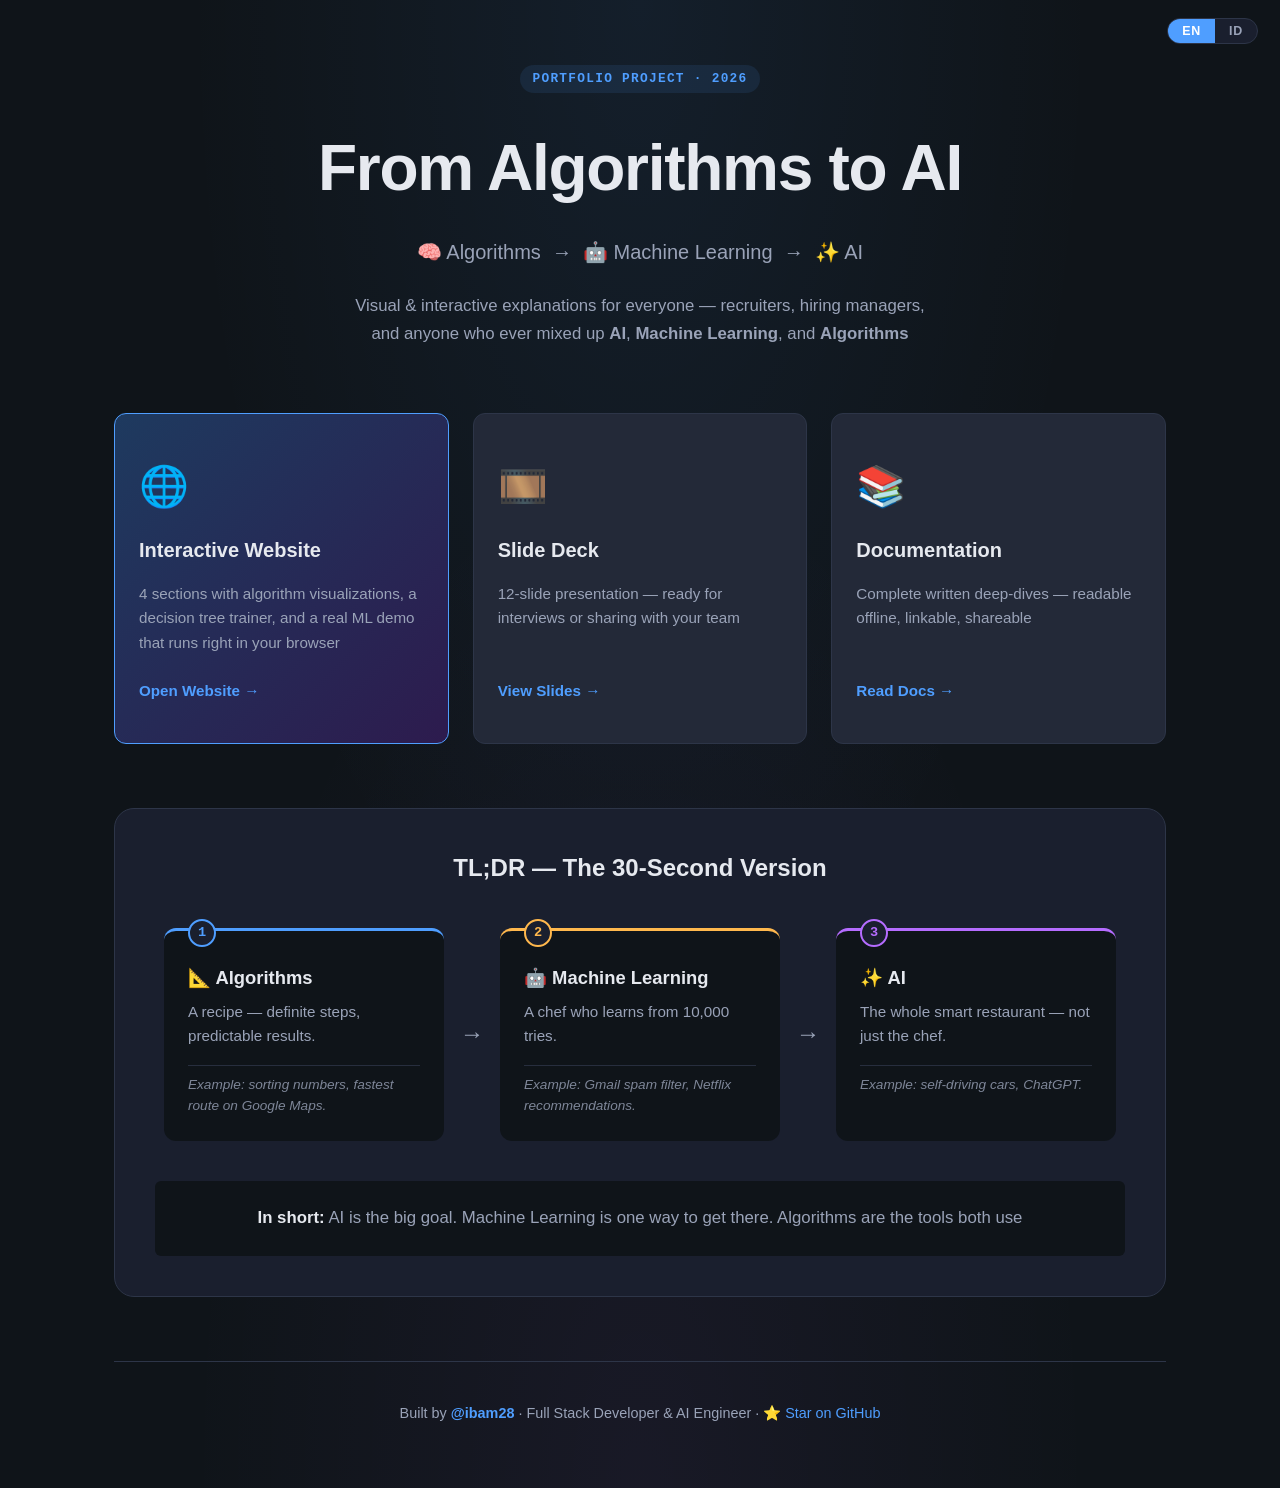
<file: index.html>
<!DOCTYPE html>
<html lang="en">
<head>
  <meta charset="UTF-8" />
  <meta name="viewport" content="width=device-width, initial-scale=1.0" />
  <title>From Algorithms to AI — Explanations for Everyone</title>
  <meta name="description" content="A visual & interactive journey from Algorithms → Machine Learning → AI. Built by a Full Stack + AI Engineer for recruiters, hiring managers, and curious minds." />
  <meta name="author" content="Bambang Saputra Jaya (@ibam28)" />
  <meta name="keywords" content="AI, Machine Learning, Algorithms, Portfolio, Full Stack, AI Engineer" />

  <!-- Open Graph (for LinkedIn preview) -->
  <meta property="og:title" content="From Algorithms to AI — Explanations for Everyone" />
  <meta property="og:description" content="A visual & interactive journey from Algorithms to AI. With a real ML demo that runs in your browser — not just theory, but code that actually works." />
  <meta property="og:type" content="website" />
  <meta property="og:url" content="https://ibam28.github.io/from-algorithms-to-ai/" />
  <meta property="og:author" content="https://github.com/ibam28" />
  <meta property="og:image" content="https://ibam28.github.io/from-algorithms-to-ai/website/assets/og-image.png" />
  <meta property="og:image:width" content="1200" />
  <meta property="og:image:height" content="630" />
  <meta property="og:image:alt" content="From Algorithms to AI — visual explanation of Algorithms, Machine Learning, and AI" />
  <meta property="og:locale" content="en_US" />
  <meta property="og:site_name" content="From Algorithms to AI" />

  <!-- Twitter Card -->
  <meta name="twitter:card" content="summary_large_image" />
  <meta name="twitter:title" content="From Algorithms to AI — Explanations for Everyone" />
  <meta name="twitter:description" content="A visual & interactive journey from Algorithms to AI. With a real ML demo running in your browser." />
  <meta name="twitter:image" content="https://ibam28.github.io/from-algorithms-to-ai/website/assets/og-image.png" />

  <link rel="stylesheet" href="website/css/style.css" />
</head>
<body class="landing">
  <div class="lang-toggle" role="group" aria-label="Language / Bahasa">
    <button data-lang-btn="en" class="active" aria-pressed="true">EN</button>
    <button data-lang-btn="id" aria-pressed="false">ID</button>
  </div>

  <main class="landing-container">
    <header class="landing-header">
      <p class="landing-eyebrow">Portfolio Project · 2026</p>
      <h1 class="landing-title">
        From Algorithms to AI
      </h1>
      <p class="landing-subtitle" data-i18n="lp.subtitle" data-i18n-html>
        🧠 Algorithms &nbsp;→&nbsp; 🤖 Machine Learning &nbsp;→&nbsp; ✨ AI
      </p>
      <p class="landing-tagline" data-i18n="lp.tagline" data-i18n-html>
        Visual &amp; interactive explanations for everyone — recruiters, hiring managers,
        and anyone who ever mixed up <strong>AI</strong>, <strong>Machine Learning</strong>,
        and <strong>Algorithms</strong>.
      </p>
    </header>

    <section class="landing-cards">
      <a href="website/index.html" class="card card-primary">
        <div class="card-icon">🌐</div>
        <h2 class="card-title" data-i18n="lp.card1.title">Interactive Website</h2>
        <p class="card-desc" data-i18n="lp.card1.desc">
          4 sections with algorithm visualizations, a decision tree trainer, and a real ML demo
          that runs right in your browser.
        </p>
        <span class="card-cta" data-i18n="lp.card1.cta">Open Website →</span>
      </a>

      <a href="slides.html" class="card">
        <div class="card-icon">🎞️</div>
        <h2 class="card-title" data-i18n="lp.card2.title">Slide Deck</h2>
        <p class="card-desc" data-i18n="lp.card2.desc">
          12-slide presentation — ready for interviews or sharing with your team.
        </p>
        <span class="card-cta" data-i18n="lp.card2.cta">View Slides →</span>
      </a>

      <a href="docs/" class="card">
        <div class="card-icon">📚</div>
        <h2 class="card-title" data-i18n="lp.card3.title">Documentation</h2>
        <p class="card-desc" data-i18n="lp.card3.desc">
          Complete written deep-dives — readable offline, easy to share.
        </p>
        <span class="card-cta" data-i18n="lp.card3.cta">Read Docs →</span>
      </a>
    </section>

    <section class="landing-quick">
      <h2 data-i18n="lp.quick.title">TL;DR — The 30-Second Version</h2>
      <div class="quick-journey">
        <div class="journey-step journey-algorithms">
          <div class="journey-number">1</div>
          <h3 data-i18n="lp.step1.title">📐 Algorithms</h3>
          <p data-i18n="lp.step1.desc">A recipe — definite steps, predictable results.</p>
          <p class="journey-example" data-i18n="lp.step1.ex">Example: sorting numbers, fastest route on Google Maps.</p>
        </div>
        <div class="journey-arrow">→</div>
        <div class="journey-step journey-ml">
          <div class="journey-number">2</div>
          <h3 data-i18n="lp.step2.title">🤖 Machine Learning</h3>
          <p data-i18n="lp.step2.desc">A chef who learns from 10,000 tries.</p>
          <p class="journey-example" data-i18n="lp.step2.ex">Example: Gmail spam filter, Netflix recommendations.</p>
        </div>
        <div class="journey-arrow">→</div>
        <div class="journey-step journey-ai">
          <div class="journey-number">3</div>
          <h3 data-i18n="lp.step3.title">✨ AI</h3>
          <p data-i18n="lp.step3.desc">The whole smart restaurant, not just the chef.</p>
          <p class="journey-example" data-i18n="lp.step3.ex">Example: self-driving cars, ChatGPT.</p>
        </div>
      </div>
      <p class="quick-summary" data-i18n="lp.quick.summary" data-i18n-html>
        <strong>In short:</strong>
        AI is the big goal. Machine Learning is one way to get there.
        Algorithms are the tools both use.
      </p>
    </section>

    <footer class="landing-footer">
      <p data-i18n="lp.footer" data-i18n-html>
        Built by <a href="https://github.com/ibam28"><strong>@ibam28</strong></a> ·
        Full Stack Developer &amp; AI Engineer ·
        <a href="https://github.com/ibam28/from-algorithms-to-ai">⭐ Star on GitHub</a>
      </p>
    </footer>
  </main>

  <script src="website/js/i18n.js"></script>
</body>
</html>
</file>
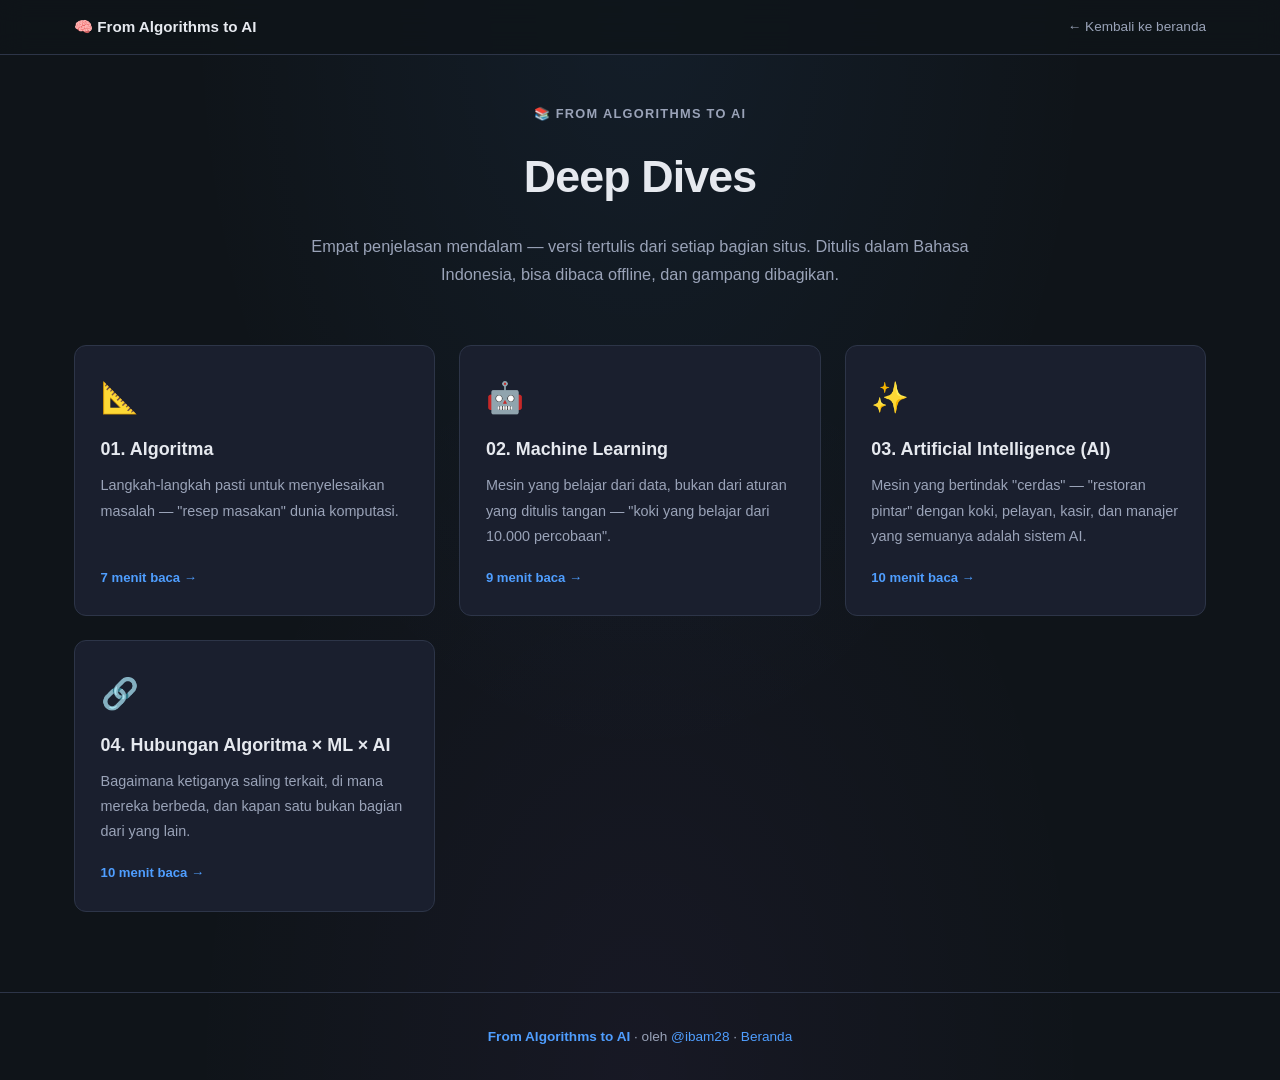
<file: docs/index.html>
<!DOCTYPE html>
<html lang="id">
<head>
  <meta charset="UTF-8" />
  <meta name="viewport" content="width=device-width, initial-scale=1.0" />
  <title>Deep Dives — From Algorithms to AI</title>
  <meta name="description" content="Empat penjelasan mendalam — versi tertulis dari setiap bagian situs. Ditulis dalam Bahasa Indonesia, bisa dibaca offline, dan gampang dibagikan." />
  <meta name="author" content="Bambang Saputra Jaya (@ibam28)" />
  <meta property="og:title" content="Deep Dives — From Algorithms to AI" />
  <meta property="og:description" content="Empat penjelasan mendalam — versi tertulis dari setiap bagian situs. Ditulis dalam Bahasa Indonesia, bisa dibaca offline, dan gampang dibagikan." />
  <meta property="og:type" content="website" />
  <meta property="og:image" content="https://ibam28.github.io/from-algorithms-to-ai/website/assets/og-image.png" />
  <link rel="stylesheet" href="docs.css" />
</head>
<body class="doc-page hub-page">
  <a href="#main" class="skip-link">Lewati ke konten utama</a>

  <nav class="doc-nav" aria-label="Navigasi halaman">
    <div class="doc-nav-inner">
      <a href="../index.html" class="doc-nav-brand">🧠 From Algorithms to AI</a>
      <a href="../index.html" class="doc-nav-back">← Kembali ke beranda</a>
    </div>
  </nav>

  <main id="main" class="doc-main">
    <header class="hub-hero">
      <p class="hub-eyebrow">📚 From Algorithms to AI</p>
      <h1 class="hub-title">Deep Dives</h1>
      <p class="hub-intro">Empat penjelasan mendalam — versi tertulis dari setiap bagian situs. Ditulis dalam Bahasa Indonesia, bisa dibaca offline, dan gampang dibagikan.</p>
    </header>

    <div class="hub-grid">
      <a class="hub-card hub-card--algorithm" href="01-algoritma.html">
        <div class="hub-card-icon">📐</div>
        <h2 class="hub-card-title">01. Algoritma</h2>
        <p class="hub-card-desc">Langkah-langkah pasti untuk menyelesaikan masalah — &quot;resep masakan&quot; dunia komputasi.</p>
        <span class="hub-card-meta">7 menit baca →</span>
      </a>
      <a class="hub-card hub-card--ml" href="02-machine-learning.html">
        <div class="hub-card-icon">🤖</div>
        <h2 class="hub-card-title">02. Machine Learning</h2>
        <p class="hub-card-desc">Mesin yang belajar dari data, bukan dari aturan yang ditulis tangan — &quot;koki yang belajar dari 10.000 percobaan&quot;.</p>
        <span class="hub-card-meta">9 menit baca →</span>
      </a>
      <a class="hub-card hub-card--ai" href="03-artificial-intelligence.html">
        <div class="hub-card-icon">✨</div>
        <h2 class="hub-card-title">03. Artificial Intelligence (AI)</h2>
        <p class="hub-card-desc">Mesin yang bertindak &quot;cerdas&quot; — &quot;restoran pintar&quot; dengan koki, pelayan, kasir, dan manajer yang semuanya adalah sistem AI.</p>
        <span class="hub-card-meta">10 menit baca →</span>
      </a>
      <a class="hub-card hub-card--success" href="04-hubungan-ketiganya.html">
        <div class="hub-card-icon">🔗</div>
        <h2 class="hub-card-title">04. Hubungan Algoritma × ML × AI</h2>
        <p class="hub-card-desc">Bagaimana ketiganya saling terkait, di mana mereka berbeda, dan kapan satu bukan bagian dari yang lain.</p>
        <span class="hub-card-meta">10 menit baca →</span>
      </a>
    </div>
  </main>

  <footer class="doc-footer">
    <p>
      <a href="https://github.com/ibam28/from-algorithms-to-ai"><strong>From Algorithms to AI</strong></a>
      · oleh <a href="https://github.com/ibam28">@ibam28</a>
      · <a href="../index.html">Beranda</a>
    </p>
  </footer>
</body>
</html>
</file>
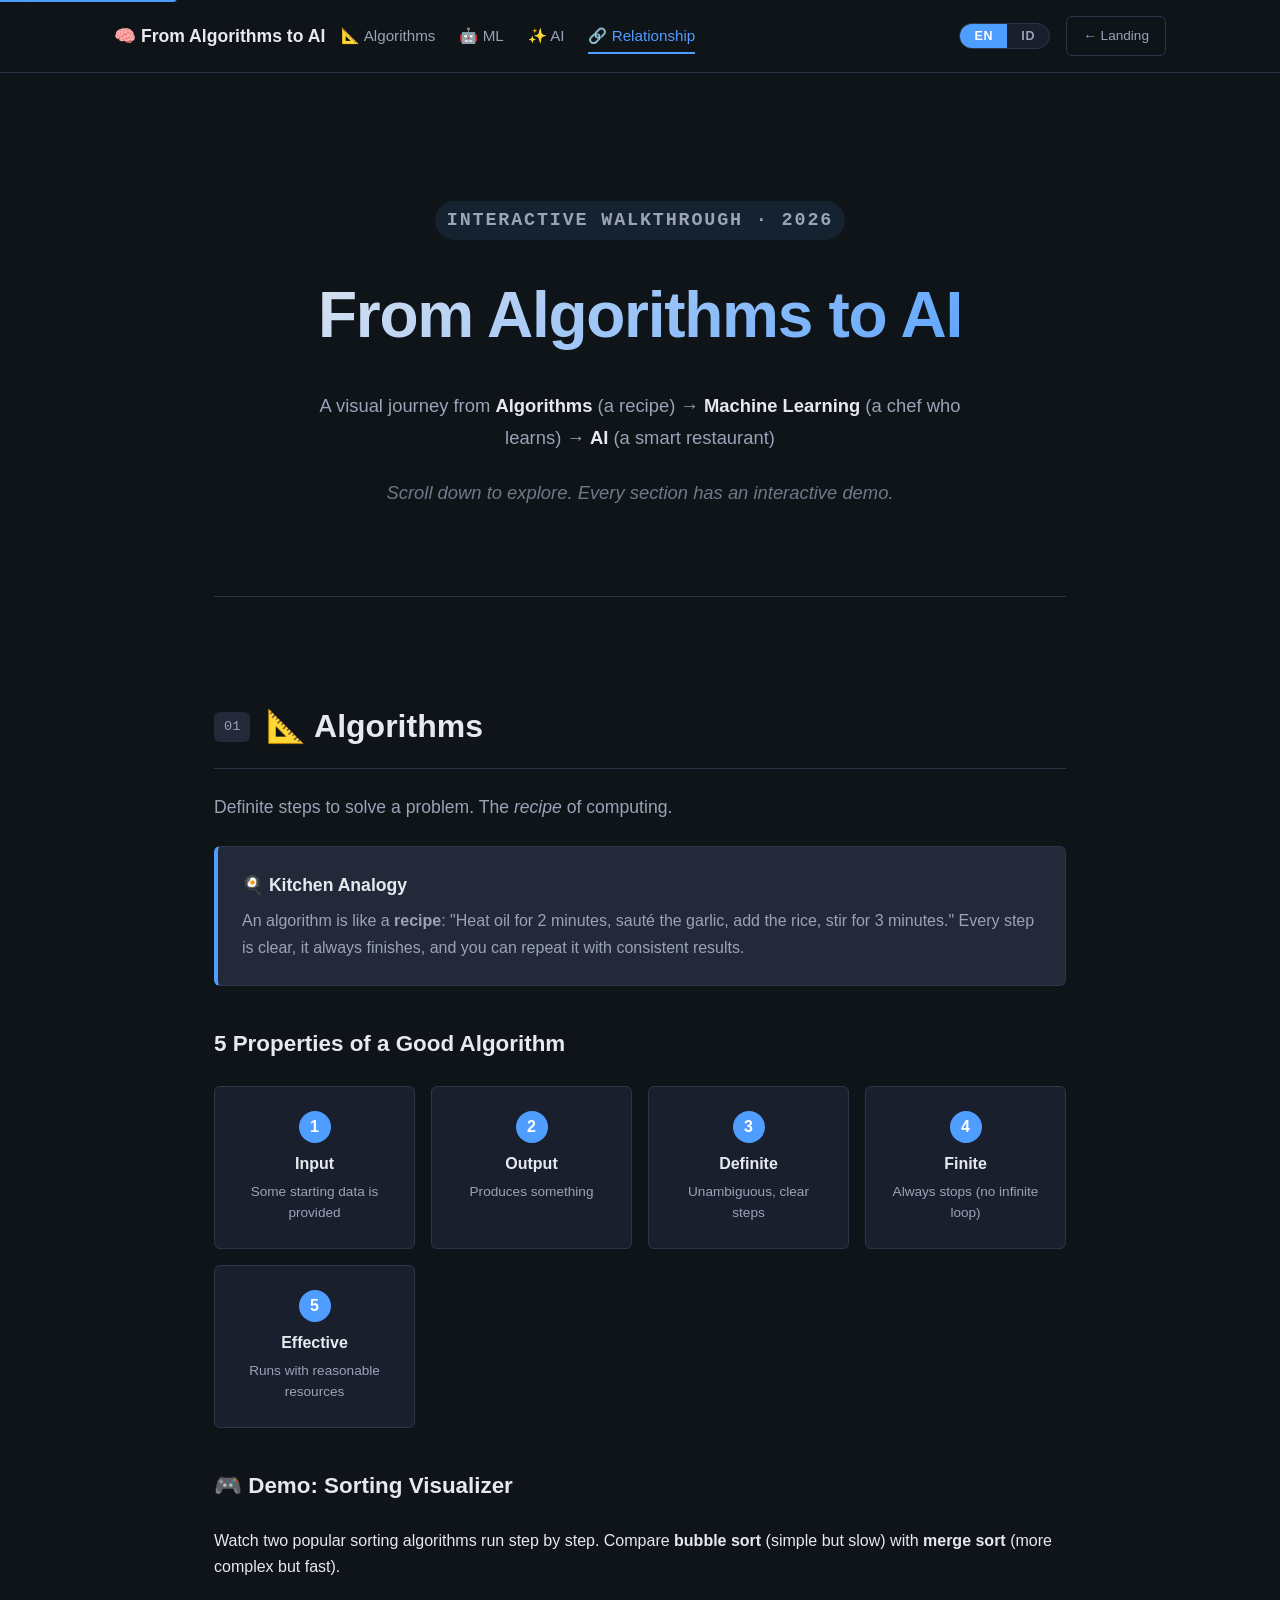
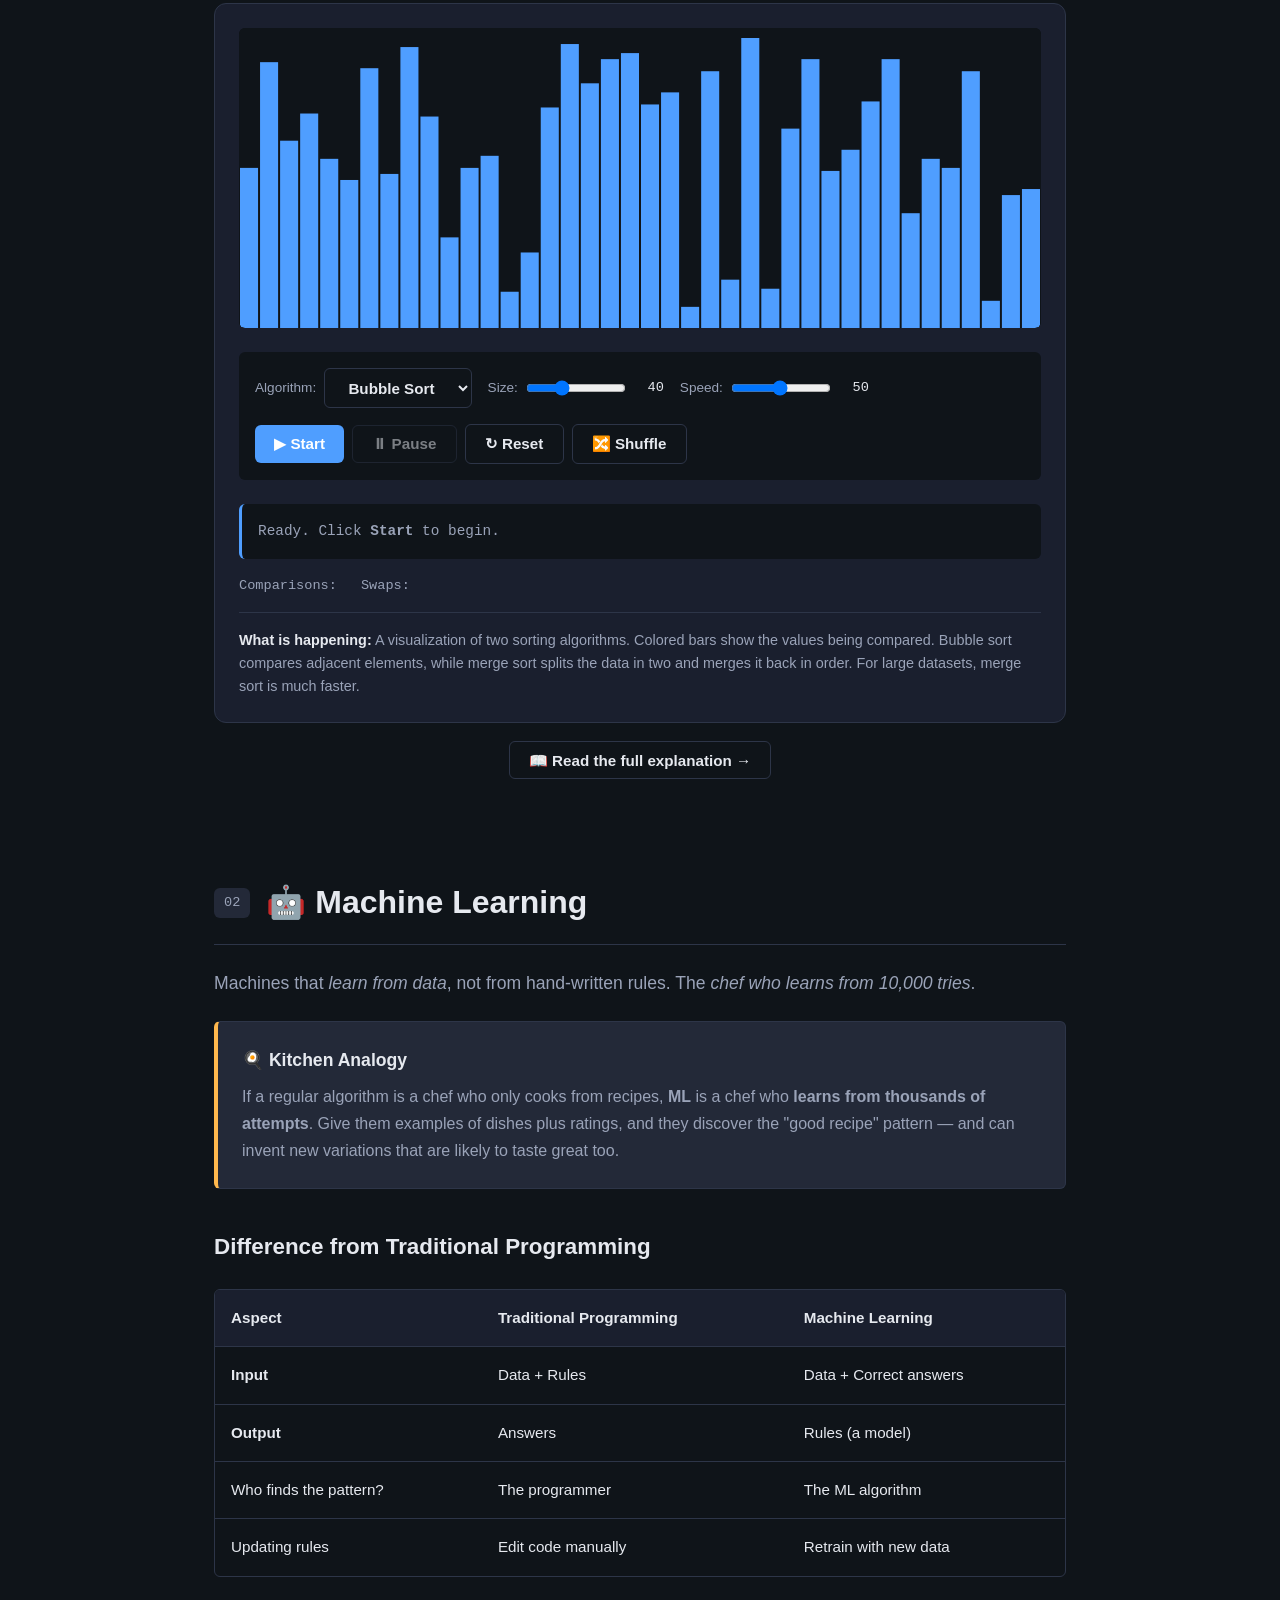
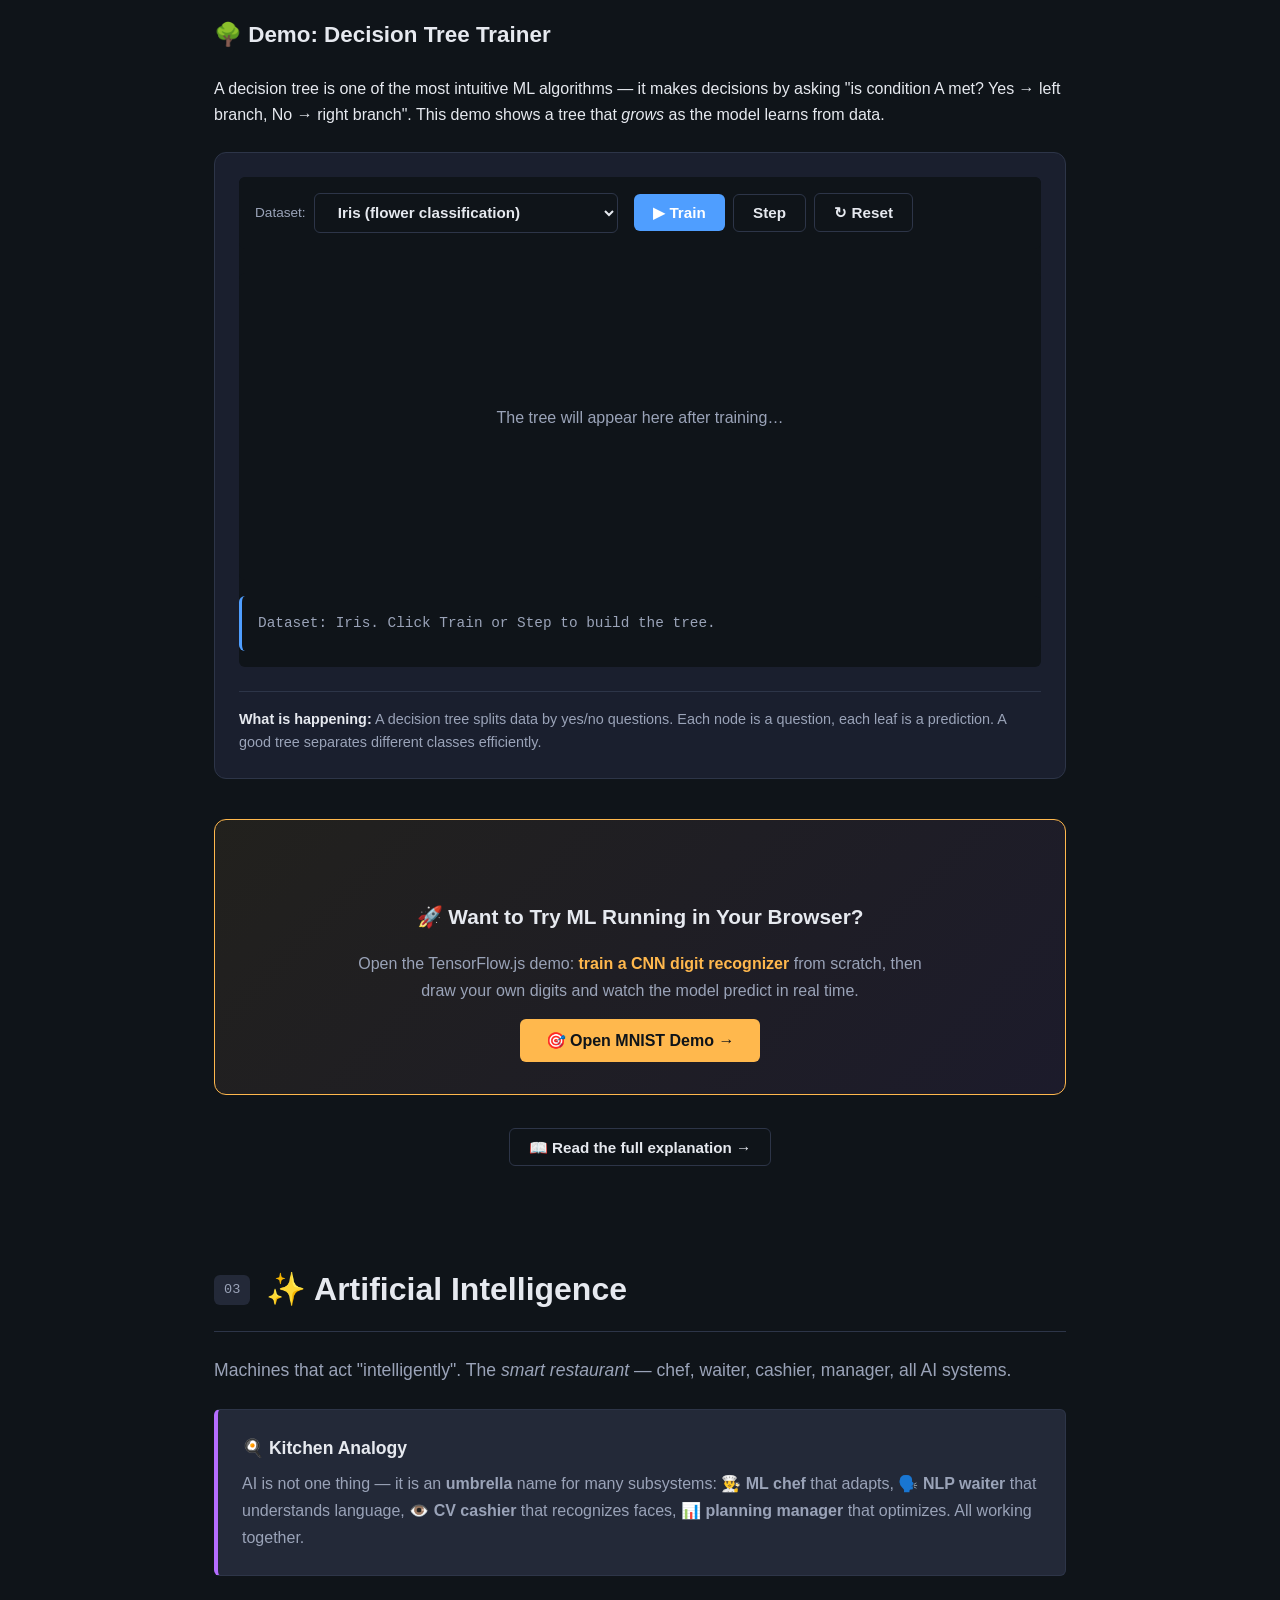
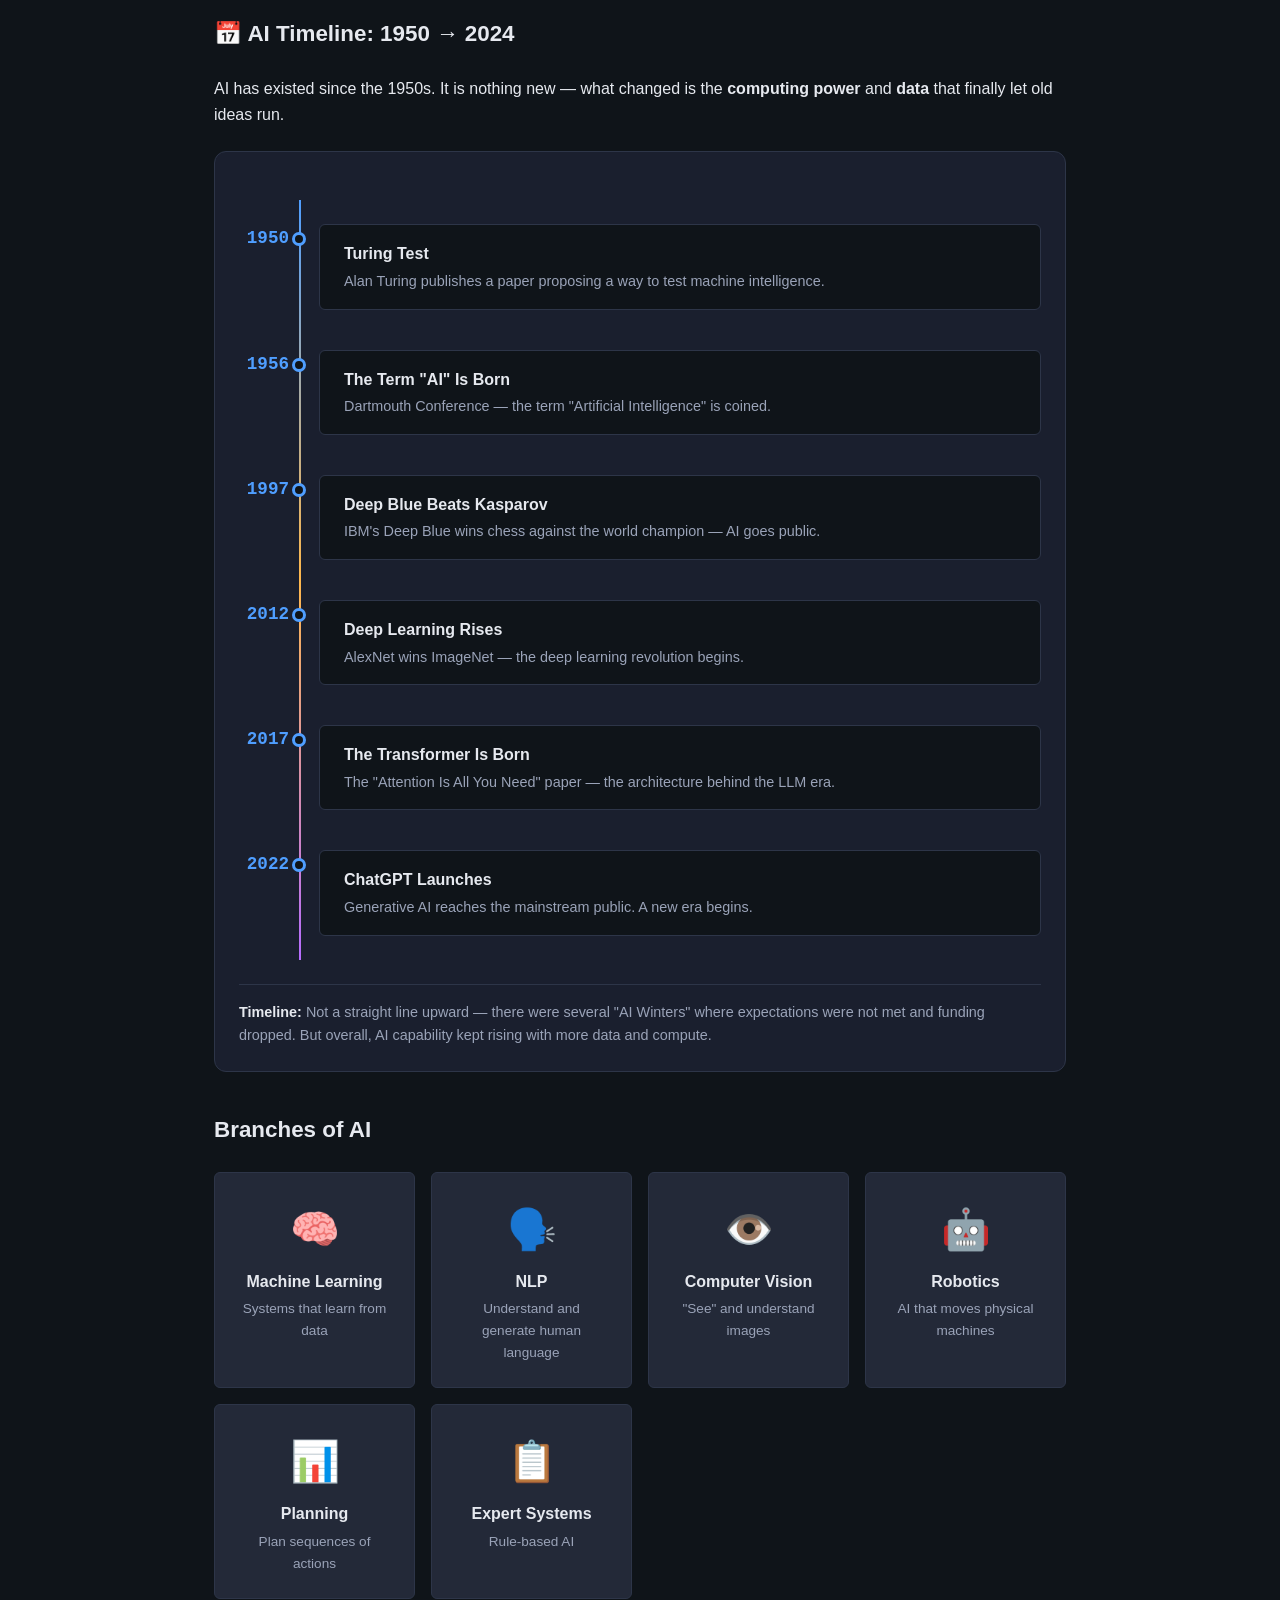
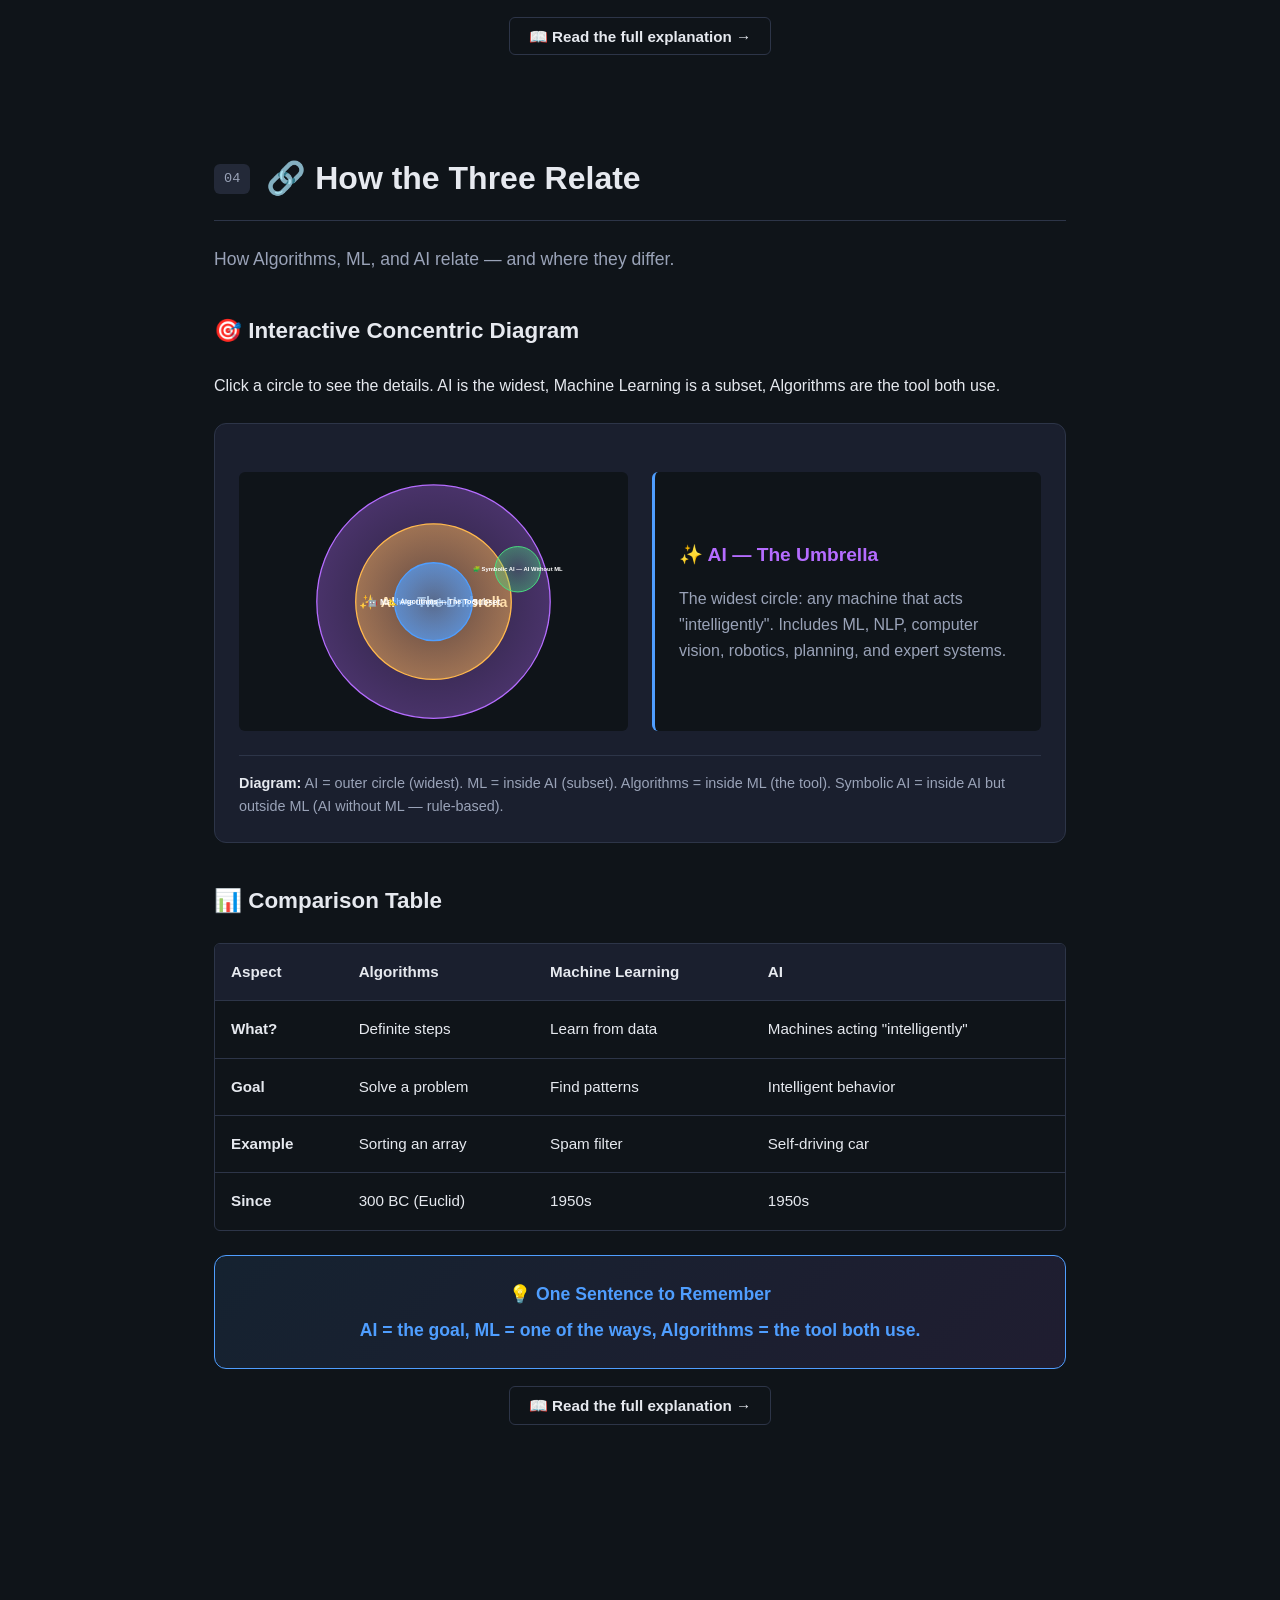
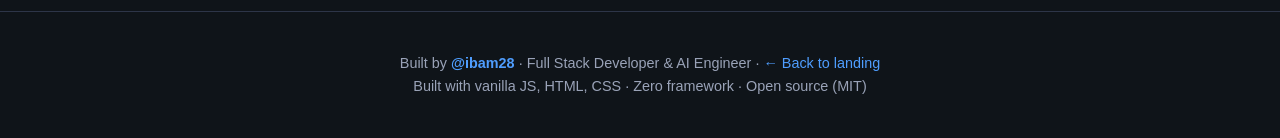
<file: website/index.html>
<!DOCTYPE html>
<html lang="en">
<head>
  <meta charset="UTF-8" />
  <meta name="viewport" content="width=device-width, initial-scale=1.0" />
  <title>From Algorithms to AI — Interactive Website</title>
  <meta name="description" content="Visual & interactive explanations of how Algorithms → Machine Learning → AI connect. With sorting animation, a decision tree trainer, and browser-based visualizations." />
  <meta name="author" content="Bambang Saputra Jaya (@ibam28)" />

  <!-- Open Graph for LinkedIn preview -->
  <meta property="og:title" content="From Algorithms to AI — Interactive Explanations" />
  <meta property="og:description" content="Interactive visualizations of how Algorithms, ML, and AI connect. Animated sorting, decision tree, and explanations for everyone." />
  <meta property="og:type" content="website" />
  <meta property="og:url" content="https://ibam28.github.io/from-algorithms-to-ai/website/" />
  <meta property="og:image" content="https://ibam28.github.io/from-algorithms-to-ai/website/assets/og-image.png" />
  <meta property="og:image:width" content="1200" />
  <meta property="og:image:height" content="630" />
  <meta property="og:image:alt" content="From Algorithms to AI — interactive website with visualizations and an ML demo" />
  <meta property="og:locale" content="en_US" />

  <!-- Twitter Card -->
  <meta name="twitter:card" content="summary_large_image" />
  <meta name="twitter:title" content="From Algorithms to AI — Interactive Website" />
  <meta name="twitter:description" content="Interactive visualizations of how Algorithms, ML, and AI connect. Plus a real ML demo that runs in your browser." />
  <meta name="twitter:image" content="https://ibam28.github.io/from-algorithms-to-ai/website/assets/og-image.png" />

  <link rel="stylesheet" href="css/style.css" />
  <link rel="stylesheet" href="css/sections.css" />
</head>
<body class="website">
  <a href="#main-content" class="skip-link" data-i18n="st.skip">Skip to main content</a>

  <nav class="website-nav" aria-label="Main navigation">
    <div class="website-nav-inner">
      <a href="index.html" class="website-nav-brand">
        🧠 From Algorithms to AI
      </a>
      <ul class="website-nav-links">
        <li><a href="#section-algorithms" data-i18n="st.nav.algo">📐 Algorithms</a></li>
        <li><a href="#section-ml" data-i18n="st.nav.ml">🤖 ML</a></li>
        <li><a href="#section-ai" data-i18n="st.nav.ai">✨ AI</a></li>
        <li><a href="#section-hubungan" data-i18n="st.nav.relation">🔗 Relationship</a></li>
      </ul>
      <div class="lang-toggle" role="group" aria-label="Language / Bahasa">
        <button data-lang-btn="en" class="active" aria-pressed="true">EN</button>
        <button data-lang-btn="id" aria-pressed="false">ID</button>
      </div>
      <a href="../index.html" class="website-nav-back" data-i18n-aria="st.nav.backAria" aria-label="Back to landing page" data-i18n="st.nav.back">← Landing</a>
    </div>
  </nav>

  <main id="main-content" class="website-main">
    <!-- ============ HERO ============ -->
    <section class="hero">
      <p class="landing-eyebrow" data-i18n="st.hero.eyebrow">Interactive Walkthrough · 2026</p>
      <h1>From Algorithms to AI</h1>
      <p data-i18n="st.hero.tagline" data-i18n-html>
        A visual journey from <strong>Algorithms</strong> (a recipe) →
        <strong>Machine Learning</strong> (a chef who learns) →
        <strong>AI</strong> (a smart restaurant).
      </p>
      <p class="hero-note" data-i18n="st.hero.note">
        Scroll down to explore. Every section has an interactive demo.
      </p>
    </section>

    <!-- ============ SECTION 1: ALGORITHMS ============ -->
    <section id="section-algorithms" class="section section-anchor" aria-labelledby="h-algorithms">
      <header class="section-header">
        <span class="section-number">01</span>
        <h2 id="h-algorithms" class="section-title">📐 Algorithms</h2>
      </header>
      <p class="section-subtitle" data-i18n="st.s1.subtitle" data-i18n-html>
        Definite steps to solve a problem. The <em>recipe</em> of computing.
      </p>

      <div class="analogy-box analogy-box-algorithm">
        <h4 data-i18n="st.s1.analogy.title">🍳 Kitchen Analogy</h4>
        <p data-i18n="st.s1.analogy.text" data-i18n-html>
          An algorithm is like a <strong>recipe</strong>: "Heat oil for 2 minutes, sauté the garlic,
          add the rice, stir for 3 minutes." Every step is clear, it always finishes, and you can
          repeat it with consistent results.
        </p>
      </div>

      <h3 data-i18n="st.s1.props.title">5 Properties of a Good Algorithm</h3>
      <div class="property-grid">
        <div class="property-card">
          <div class="property-num">1</div>
          <h4 data-i18n="st.s1.props.1">Input</h4>
          <p data-i18n="st.s1.props.1d">Some starting data is provided</p>
        </div>
        <div class="property-card">
          <div class="property-num">2</div>
          <h4 data-i18n="st.s1.props.2">Output</h4>
          <p data-i18n="st.s1.props.2d">Produces something</p>
        </div>
        <div class="property-card">
          <div class="property-num">3</div>
          <h4 data-i18n="st.s1.props.3">Definite</h4>
          <p data-i18n="st.s1.props.3d">Unambiguous, clear steps</p>
        </div>
        <div class="property-card">
          <div class="property-num">4</div>
          <h4 data-i18n="st.s1.props.4">Finite</h4>
          <p data-i18n="st.s1.props.4d">Always stops (no infinite loop)</p>
        </div>
        <div class="property-card">
          <div class="property-num">5</div>
          <h4 data-i18n="st.s1.props.5">Effective</h4>
          <p data-i18n="st.s1.props.5d">Runs with reasonable resources</p>
        </div>
      </div>

      <h3 data-i18n="st.s1.demo.title">🎮 Demo: Sorting Visualizer</h3>
      <p data-i18n="st.s1.demo.intro" data-i18n-html>
        Watch two popular sorting algorithms run step by step. Compare
        <strong>bubble sort</strong> (simple but slow) with <strong>merge sort</strong>
        (more complex but fast).
      </p>

      <figure class="viz-container" id="viz-sorting" data-viz="sorting" aria-labelledby="sorting-desc">
        <div class="viz-canvas-wrapper">
          <canvas class="viz-canvas" id="sorting-canvas" aria-hidden="true"></canvas>
        </div>
        <div class="viz-controls" role="toolbar" aria-label="Sorting controls">
          <div class="control-group">
            <label for="sorting-algo" data-i18n="st.s1.algo">Algorithm:</label>
            <select id="sorting-algo" class="btn btn-secondary">
              <option value="bubble">Bubble Sort</option>
              <option value="merge">Merge Sort</option>
            </select>
          </div>
          <div class="control-group">
            <label for="sorting-size" data-i18n="st.s1.size">Size:</label>
            <input type="range" id="sorting-size" min="10" max="100" value="40" />
            <span id="sorting-size-val" class="control-value">40</span>
          </div>
          <div class="control-group">
            <label for="sorting-speed" data-i18n="st.s1.speed">Speed:</label>
            <input type="range" id="sorting-speed" min="1" max="100" value="50" />
            <span id="sorting-speed-val" class="control-value">50</span>
          </div>
          <div class="control-group">
            <button id="sorting-start" class="btn">▶ Start</button>
            <button id="sorting-pause" class="btn btn-secondary" disabled>⏸ Pause</button>
            <button id="sorting-reset" class="btn btn-secondary">↻ Reset</button>
            <button id="sorting-shuffle" class="btn btn-secondary">🔀 Shuffle</button>
          </div>
        </div>
        <div class="viz-status" id="sorting-status" aria-live="polite" data-i18n="st.s1.status.ready" data-i18n-html>
          Ready. Click <strong>Start</strong> to begin.
        </div>
        <div class="viz-stats" aria-hidden="false">
          <span data-i18n="st.s1.stat.comp">Comparisons: <strong id="sorting-comparisons">0</strong></span>
          <span data-i18n="st.s1.stat.swap">Swaps: <strong id="sorting-swaps">0</strong></span>
        </div>
        <figcaption id="sorting-desc" class="viz-caption" data-i18n="st.s1.caption" data-i18n-html>
          <strong>What is happening:</strong> A visualization of two sorting algorithms. Colored bars
          show the values being compared. Bubble sort compares adjacent elements, while merge sort
          splits the data in two and merges it back in order. For large datasets, merge sort is much faster.
        </figcaption>
      </figure>

      <div class="learn-more">
        <a href="../docs/01-algoritma.html" class="btn btn-secondary" data-i18n="st.s1.learn">📖 Read the full explanation →</a>
      </div>
    </section>

    <!-- ============ SECTION 2: MACHINE LEARNING ============ -->
    <section id="section-ml" class="section section-anchor" aria-labelledby="h-ml">
      <header class="section-header">
        <span class="section-number">02</span>
        <h2 id="h-ml" class="section-title">🤖 Machine Learning</h2>
      </header>
      <p class="section-subtitle" data-i18n="st.s2.subtitle" data-i18n-html>
        Machines that <em>learn from data</em>, not from hand-written rules.
        The <em>chef who learns from 10,000 tries</em>.
      </p>

      <div class="analogy-box analogy-box-ml">
        <h4 data-i18n="st.s2.analogy.title">🍳 Kitchen Analogy</h4>
        <p data-i18n="st.s2.analogy.text" data-i18n-html>
          If a regular algorithm is a chef who only cooks from recipes,
          <strong>ML</strong> is a chef who <strong>learns from thousands of attempts</strong>.
          Give them examples of dishes plus ratings, and they discover the "good recipe" pattern —
          and can invent new variations that are likely to taste great too.
        </p>
      </div>

      <h3 data-i18n="st.s2.vs.title">Difference from Traditional Programming</h3>
      <div class="comparison-table-wrapper">
        <table class="comparison-table">
          <thead>
            <tr>
              <th data-i18n="st.s2.vs.h.aspect">Aspect</th>
              <th data-i18n="st.s2.vs.h.trad">Traditional Programming</th>
              <th data-i18n="st.s2.vs.h.ml">Machine Learning</th>
            </tr>
          </thead>
          <tbody>
            <tr>
              <td><strong data-i18n="st.s2.vs.input">Input</strong></td>
              <td data-i18n="st.s2.vs.input.t">Data + Rules</td>
              <td data-i18n="st.s2.vs.input.m">Data + Correct answers</td>
            </tr>
            <tr>
              <td><strong data-i18n="st.s2.vs.output">Output</strong></td>
              <td data-i18n="st.s2.vs.output.t">Answers</td>
              <td data-i18n="st.s2.vs.output.m">Rules (a model)</td>
            </tr>
            <tr>
              <td data-i18n="st.s2.vs.who">Who finds the pattern?</td>
              <td data-i18n="st.s2.vs.who.t">The programmer</td>
              <td data-i18n="st.s2.vs.who.m">The ML algorithm</td>
            </tr>
            <tr>
              <td data-i18n="st.s2.vs.update">Updating rules</td>
              <td data-i18n="st.s2.vs.update.t">Edit code manually</td>
              <td data-i18n="st.s2.vs.update.m">Retrain with new data</td>
            </tr>
          </tbody>
        </table>
      </div>

      <h3 data-i18n="st.s2.demo.title">🌳 Demo: Decision Tree Trainer</h3>
      <p data-i18n="st.s2.demo.intro" data-i18n-html>
        A decision tree is one of the most intuitive ML algorithms — it makes decisions by asking
        "is condition A met? Yes → left branch, No → right branch". This demo shows a tree that
        <em>grows</em> as the model learns from data.
      </p>

      <figure class="viz-container" id="viz-decision-tree" data-viz="decision-tree" aria-labelledby="dt-desc">
        <div class="viz-placeholder" id="dt-placeholder">
          <div class="viz-placeholder-icon">🌳</div>
          <p class="viz-placeholder-text">
            Decision tree trainer ready. Scroll to load the visualization…
          </p>
          <button class="btn viz-load-btn" id="dt-load-btn">Load Visualization</button>
        </div>
        <div class="viz-canvas-wrapper" id="dt-canvas-wrapper" hidden>
          <div class="viz-controls" role="toolbar" aria-label="Decision tree controls">
            <div class="control-group">
              <label for="dt-dataset" data-i18n="st.s2.dataset">Dataset:</label>
              <select id="dt-dataset" class="btn btn-secondary">
                <option value="iris" data-i18n="st.s2.dataset.iris">Iris (flower classification)</option>
                <option value="play" data-i18n="st.s2.dataset.play">Play Tennis (binary classification)</option>
              </select>
            </div>
            <div class="control-group">
              <button id="dt-train" class="btn">▶ Train</button>
              <button id="dt-step" class="btn btn-secondary" disabled>Step</button>
              <button id="dt-reset" class="btn btn-secondary">↻ Reset</button>
            </div>
          </div>
          <div class="dt-tree-wrapper">
            <svg id="dt-tree" class="dt-tree-svg" aria-hidden="true"></svg>
          </div>
          <div class="viz-status" id="dt-status" aria-live="polite" data-i18n="st.s2.status.ready" data-i18n-html>
            Pick a dataset, then click <strong>Train</strong>.
          </div>
        </div>
        <figcaption id="dt-desc" class="viz-caption" data-i18n="st.s2.caption" data-i18n-html>
          <strong>What is happening:</strong> A decision tree splits data by yes/no questions.
          Each node is a question, each leaf is a prediction. A good tree separates different
          classes efficiently.
        </figcaption>
      </figure>

      <div class="ml-demo-cta">
        <div class="cta-content">
          <h3 data-i18n="st.s2.cta.title">🚀 Want to Try ML Running in Your Browser?</h3>
          <p data-i18n="st.s2.cta.text" data-i18n-html>
            Open the TensorFlow.js demo: <strong>train a CNN digit recognizer</strong> from scratch,
            then draw your own digits and watch the model predict in real time.
          </p>
          <a href="js/ml-demo/mnist.html" class="btn btn-primary" data-i18n="st.s2.cta.btn">
            🎯 Open MNIST Demo →
          </a>
        </div>
      </div>

      <div class="learn-more">
        <a href="../docs/02-machine-learning.html" class="btn btn-secondary" data-i18n="st.s2.learn">📖 Read the full explanation →</a>
      </div>
    </section>

    <!-- ============ SECTION 3: AI ============ -->
    <section id="section-ai" class="section section-anchor" aria-labelledby="h-ai">
      <header class="section-header">
        <span class="section-number">03</span>
        <h2 id="h-ai" class="section-title">✨ Artificial Intelligence</h2>
      </header>
      <p class="section-subtitle" data-i18n="st.s3.subtitle" data-i18n-html>
        Machines that act "intelligently". The <em>smart restaurant</em> — chef, waiter, cashier,
        manager, all AI systems.
      </p>

      <div class="analogy-box analogy-box-ai">
        <h4 data-i18n="st.s3.analogy.title">🍳 Kitchen Analogy</h4>
        <p data-i18n="st.s3.analogy.text" data-i18n-html>
          AI is not one thing — it is an <strong>umbrella</strong> name for many subsystems:
          👨‍🍳 <strong>ML chef</strong> that adapts, 🗣️ <strong>NLP waiter</strong> that understands
          language, 👁️ <strong>CV cashier</strong> that recognizes faces, 📊 <strong>planning manager</strong>
          that optimizes. All working together.
        </p>
      </div>

      <h3 data-i18n="st.s3.timeline.title">📅 AI Timeline: 1950 → 2024</h3>
      <p data-i18n="st.s3.timeline.intro" data-i18n-html>
        AI has existed since the 1950s. It is nothing new — what changed is the
        <strong>computing power</strong> and <strong>data</strong> that finally let old ideas run.
      </p>

      <figure class="viz-container" id="viz-timeline" data-viz="timeline" aria-labelledby="timeline-desc">
        <div class="timeline">
          <div class="timeline-event">
            <div class="timeline-year">1950</div>
            <div class="timeline-content">
              <h4 data-i18n="st.s3.tl.1950.t">Turing Test</h4>
              <p data-i18n="st.s3.tl.1950.d">Alan Turing publishes a paper proposing a way to test machine intelligence.</p>
            </div>
          </div>
          <div class="timeline-event">
            <div class="timeline-year">1956</div>
            <div class="timeline-content">
              <h4 data-i18n="st.s3.tl.1956.t">The Term "AI" Is Born</h4>
              <p data-i18n="st.s3.tl.1956.d">Dartmouth Conference — the term "Artificial Intelligence" is coined.</p>
            </div>
          </div>
          <div class="timeline-event">
            <div class="timeline-year">1997</div>
            <div class="timeline-content">
              <h4 data-i18n="st.s3.tl.1997.t">Deep Blue Beats Kasparov</h4>
              <p data-i18n="st.s3.tl.1997.d">IBM's Deep Blue wins chess against the world champion — AI goes public.</p>
            </div>
          </div>
          <div class="timeline-event">
            <div class="timeline-year">2012</div>
            <div class="timeline-content">
              <h4 data-i18n="st.s3.tl.2012.t">Deep Learning Rises</h4>
              <p data-i18n="st.s3.tl.2012.d">AlexNet wins ImageNet — the deep learning revolution begins.</p>
            </div>
          </div>
          <div class="timeline-event">
            <div class="timeline-year">2017</div>
            <div class="timeline-content">
              <h4 data-i18n="st.s3.tl.2017.t">The Transformer Is Born</h4>
              <p data-i18n="st.s3.tl.2017.d">The "Attention Is All You Need" paper — the architecture behind the LLM era.</p>
            </div>
          </div>
          <div class="timeline-event">
            <div class="timeline-year">2022</div>
            <div class="timeline-content">
              <h4 data-i18n="st.s3.tl.2022.t">ChatGPT Launches</h4>
              <p data-i18n="st.s3.tl.2022.d">Generative AI reaches the mainstream public. A new era begins.</p>
            </div>
          </div>
        </div>
        <figcaption id="timeline-desc" class="viz-caption" data-i18n="st.s3.tl.caption" data-i18n-html>
          <strong>Timeline:</strong> Not a straight line upward — there were several "AI Winters" where
          expectations were not met and funding dropped. But overall, AI capability kept rising with
          more data and compute.
        </figcaption>
      </figure>

      <h3 data-i18n="st.s3.branches.title">Branches of AI</h3>
      <div class="branch-grid">
        <div class="branch-card">
          <div class="branch-icon">🧠</div>
          <h4 data-i18n="st.s3.branch.ml">Machine Learning</h4>
          <p data-i18n="st.s3.branch.ml.d">Systems that learn from data</p>
        </div>
        <div class="branch-card">
          <div class="branch-icon">🗣️</div>
          <h4 data-i18n="st.s3.branch.nlp">NLP</h4>
          <p data-i18n="st.s3.branch.nlp.d">Understand and generate human language</p>
        </div>
        <div class="branch-card">
          <div class="branch-icon">👁️</div>
          <h4 data-i18n="st.s3.branch.cv">Computer Vision</h4>
          <p data-i18n="st.s3.branch.cv.d">"See" and understand images</p>
        </div>
        <div class="branch-card">
          <div class="branch-icon">🤖</div>
          <h4 data-i18n="st.s3.branch.robo">Robotics</h4>
          <p data-i18n="st.s3.branch.robo.d">AI that moves physical machines</p>
        </div>
        <div class="branch-card">
          <div class="branch-icon">📊</div>
          <h4 data-i18n="st.s3.branch.plan">Planning</h4>
          <p data-i18n="st.s3.branch.plan.d">Plan sequences of actions</p>
        </div>
        <div class="branch-card">
          <div class="branch-icon">📋</div>
          <h4 data-i18n="st.s3.branch.expert">Expert Systems</h4>
          <p data-i18n="st.s3.branch.expert.d">Rule-based AI</p>
        </div>
      </div>

      <div class="learn-more">
        <a href="../docs/03-artificial-intelligence.html" class="btn btn-secondary" data-i18n="st.s3.learn">📖 Read the full explanation →</a>
      </div>
    </section>

    <!-- ============ SECTION 4: RELATIONSHIP ============ -->
    <section id="section-hubungan" class="section section-anchor" aria-labelledby="h-hubungan">
      <header class="section-header">
        <span class="section-number">04</span>
        <h2 id="h-hubungan" class="section-title">🔗 How the Three Relate</h2>
      </header>
      <p class="section-subtitle" data-i18n="st.s4.subtitle">
        How Algorithms, ML, and AI relate — and where they differ.
      </p>

      <h3 data-i18n="st.s4.diagram.title">🎯 Interactive Concentric Diagram</h3>
      <p data-i18n="st.s4.diagram.intro">
        Click a circle to see the details. AI is the widest, Machine Learning is a subset,
        Algorithms are the tool both use.
      </p>

      <figure class="viz-container" id="viz-relationship" data-viz="relationship" aria-labelledby="rel-desc">
        <div class="rel-diagram-wrapper">
          <svg class="rel-svg" id="rel-svg" viewBox="0 0 600 400" aria-hidden="false" role="img" data-i18n-aria="st.s4.rel.svgAria" aria-label="Concentric circles showing AI, ML, and Algorithms">
            <title data-i18n="st.s4.rel.svgTitle">Algorithms ⊂ ML ⊂ AI (with Symbolic AI as AI without ML)</title>
            <!-- Circles injected via JS -->
          </svg>
          <div class="rel-info-panel" id="rel-info-panel">
            <h4 id="rel-info-title" data-i18n="st.s4.rel.title">Pick a circle</h4>
            <p id="rel-info-desc" data-i18n="st.s4.rel.desc">Click AI, ML, or Algorithms to see details.</p>
          </div>
        </div>
        <figcaption id="rel-desc" class="viz-caption" data-i18n="st.s4.rel.caption" data-i18n-html>
          <strong>Diagram:</strong> AI = outer circle (widest). ML = inside AI (subset).
          Algorithms = inside ML (the tool). Symbolic AI = inside AI but outside ML
          (AI without ML — rule-based).
        </figcaption>
      </figure>

      <h3 data-i18n="st.s4.cmp.title">📊 Comparison Table</h3>
      <div class="comparison-table-wrapper">
        <table class="comparison-table">
          <thead>
            <tr>
              <th data-i18n="st.s4.cmp.h.aspect">Aspect</th>
              <th data-i18n="st.s4.cmp.h.algo">Algorithms</th>
              <th data-i18n="st.s4.cmp.h.ml">Machine Learning</th>
              <th data-i18n="st.s4.cmp.h.ai">AI</th>
            </tr>
          </thead>
          <tbody>
            <tr>
              <td data-i18n="st.s4.cmp.what" data-i18n-html><strong>What?</strong></td>
              <td data-i18n="st.s4.cmp.what.a">Definite steps</td>
              <td data-i18n="st.s4.cmp.what.m">Learn from data</td>
              <td data-i18n="st.s4.cmp.what.i">Machines acting "intelligently"</td>
            </tr>
            <tr>
              <td data-i18n="st.s4.cmp.goal" data-i18n-html><strong>Goal</strong></td>
              <td data-i18n="st.s4.cmp.goal.a">Solve a problem</td>
              <td data-i18n="st.s4.cmp.goal.m">Find patterns</td>
              <td data-i18n="st.s4.cmp.goal.i">Intelligent behavior</td>
            </tr>
            <tr>
              <td data-i18n="st.s4.cmp.ex" data-i18n-html><strong>Example</strong></td>
              <td data-i18n="st.s4.cmp.ex.a">Sorting an array</td>
              <td data-i18n="st.s4.cmp.ex.m">Spam filter</td>
              <td data-i18n="st.s4.cmp.ex.i">Self-driving car</td>
            </tr>
            <tr>
              <td data-i18n="st.s4.cmp.year" data-i18n-html><strong>Since</strong></td>
              <td data-i18n="st.s4.cmp.year.a">300 BC (Euclid)</td>
              <td data-i18n="st.s4.cmp.year.m">1950s</td>
              <td data-i18n="st.s4.cmp.year.i">1950s</td>
            </tr>
          </tbody>
        </table>
      </div>

      <div class="callout-box">
        <h4 data-i18n="st.s4.callout.title">💡 One Sentence to Remember</h4>
        <p data-i18n="st.s4.callout.text" data-i18n-html>
          <strong>AI = the goal, ML = one of the ways, Algorithms = the tool both use.</strong>
        </p>
      </div>

      <div class="learn-more">
        <a href="../docs/04-hubungan-ketiganya.html" class="btn btn-secondary" data-i18n="st.s4.learn">📖 Read the full explanation →</a>
      </div>
    </section>
  </main>

  <footer class="website-footer">
    <p data-i18n="st.footer" data-i18n-html>
      Built by <a href="https://github.com/ibam28"><strong>@ibam28</strong></a> ·
      Full Stack Developer &amp; AI Engineer ·
      <a href="../index.html">← Back to landing</a>
    </p>
    <p class="footer-tech" data-i18n="st.footer.tech">
      Built with vanilla JS, HTML, CSS · Zero framework · Open source (MIT)
    </p>
  </footer>

  <!-- i18n engine (must load before app.js) -->
  <script src="js/i18n.js"></script>
  <!-- Main SPA controller -->
  <script type="module" src="js/app.js"></script>
</body>
</html>
</file>
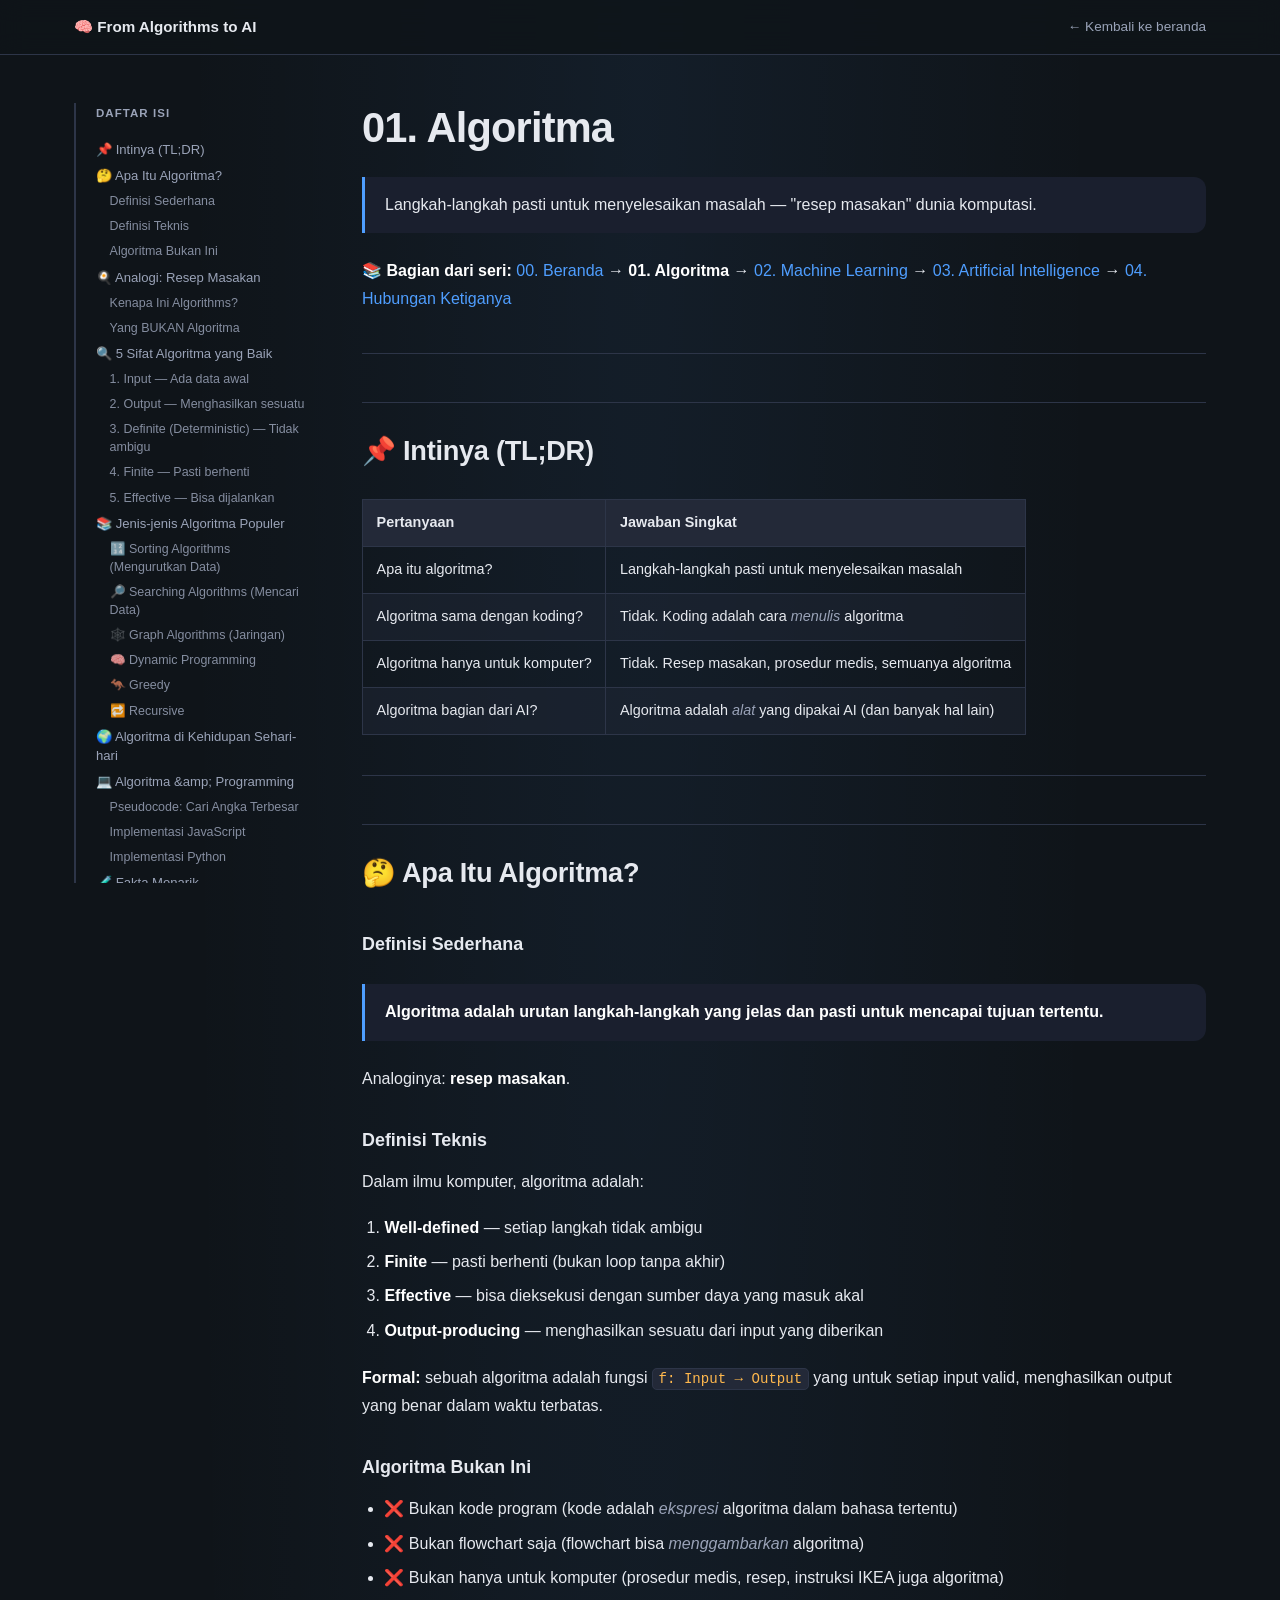
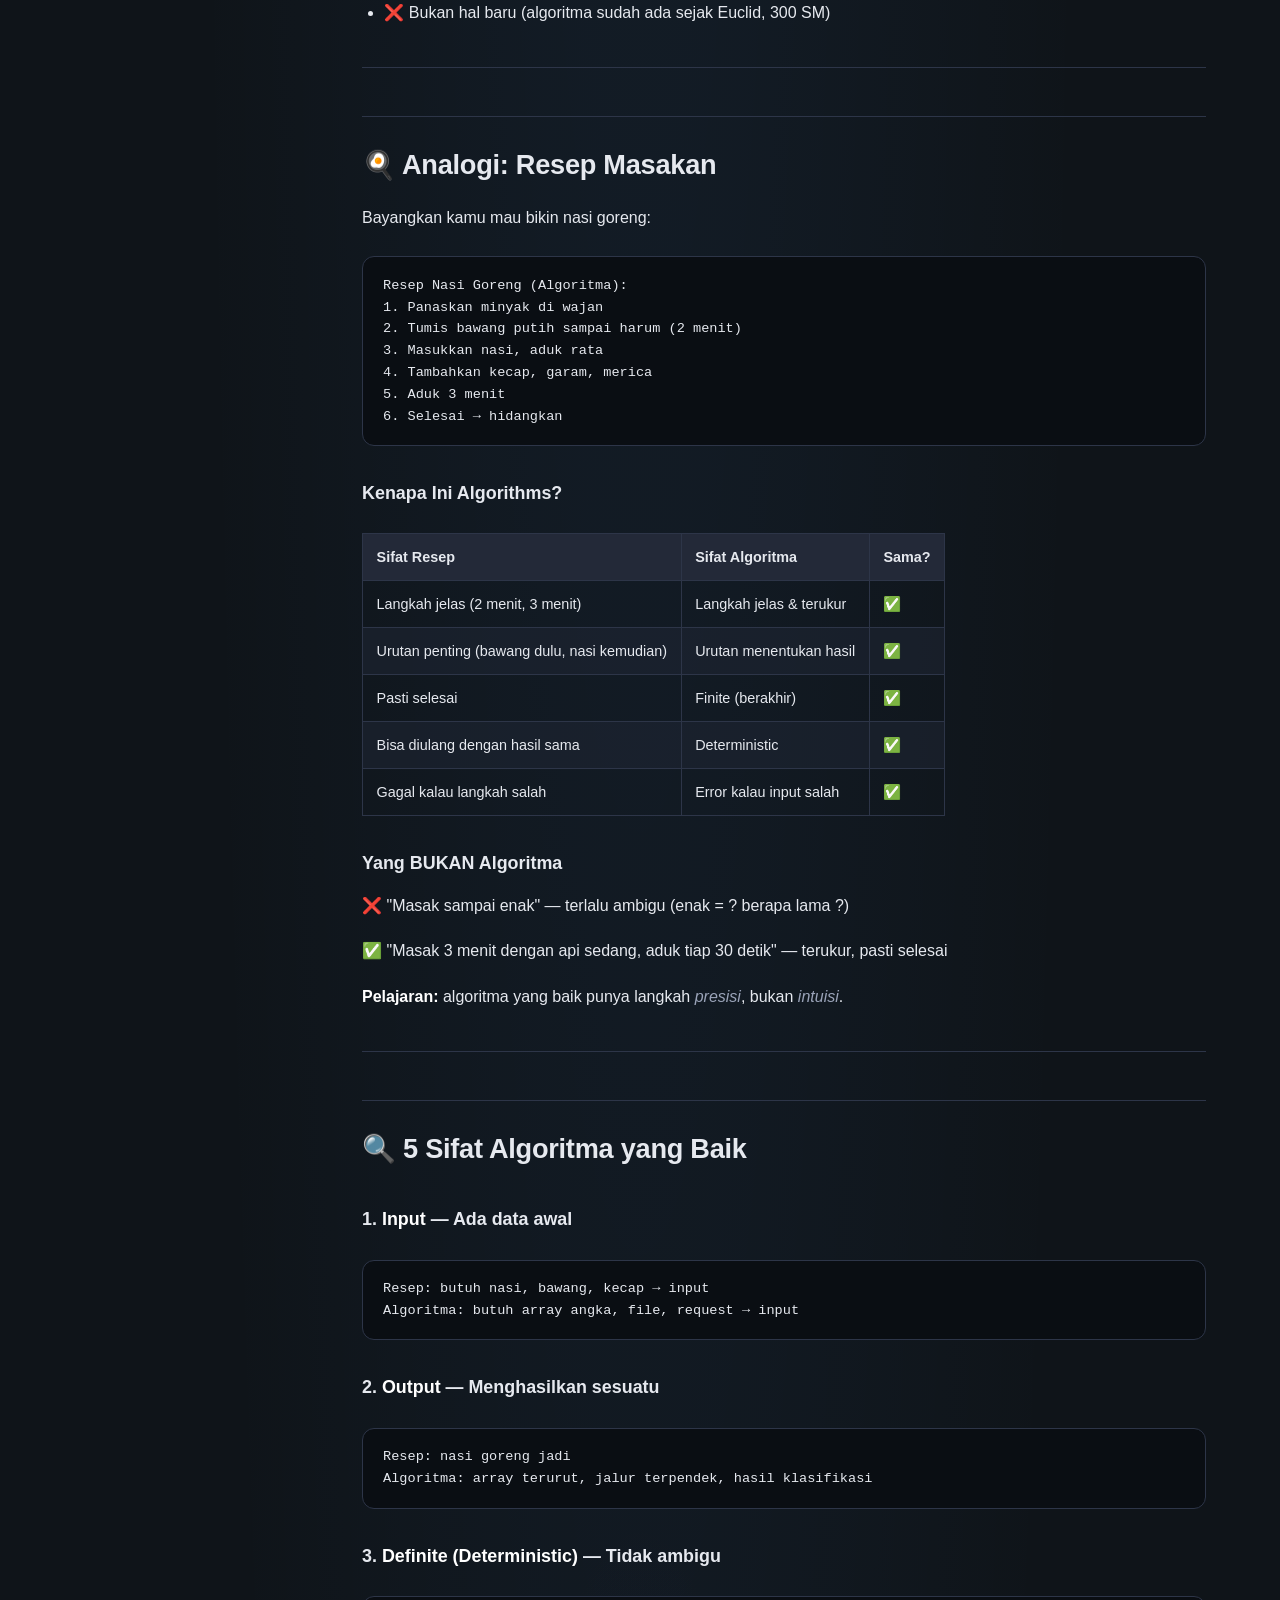
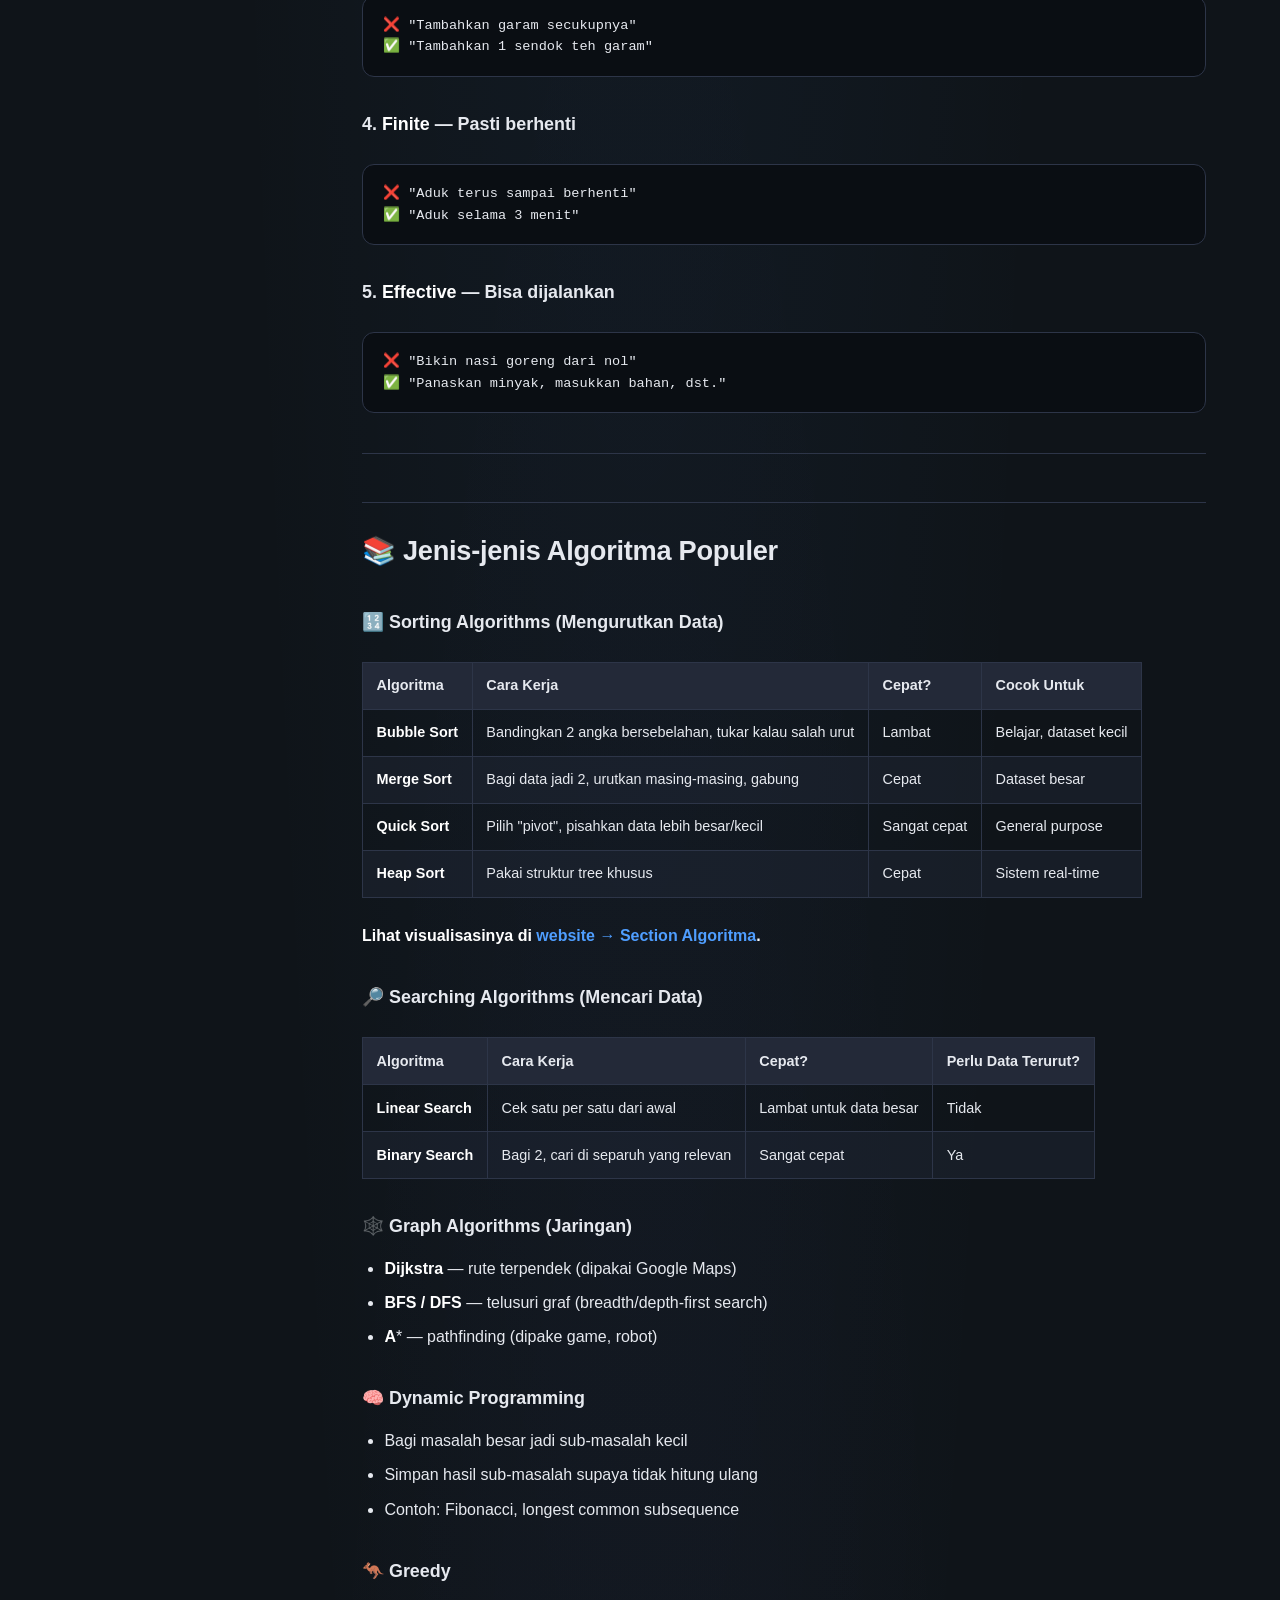
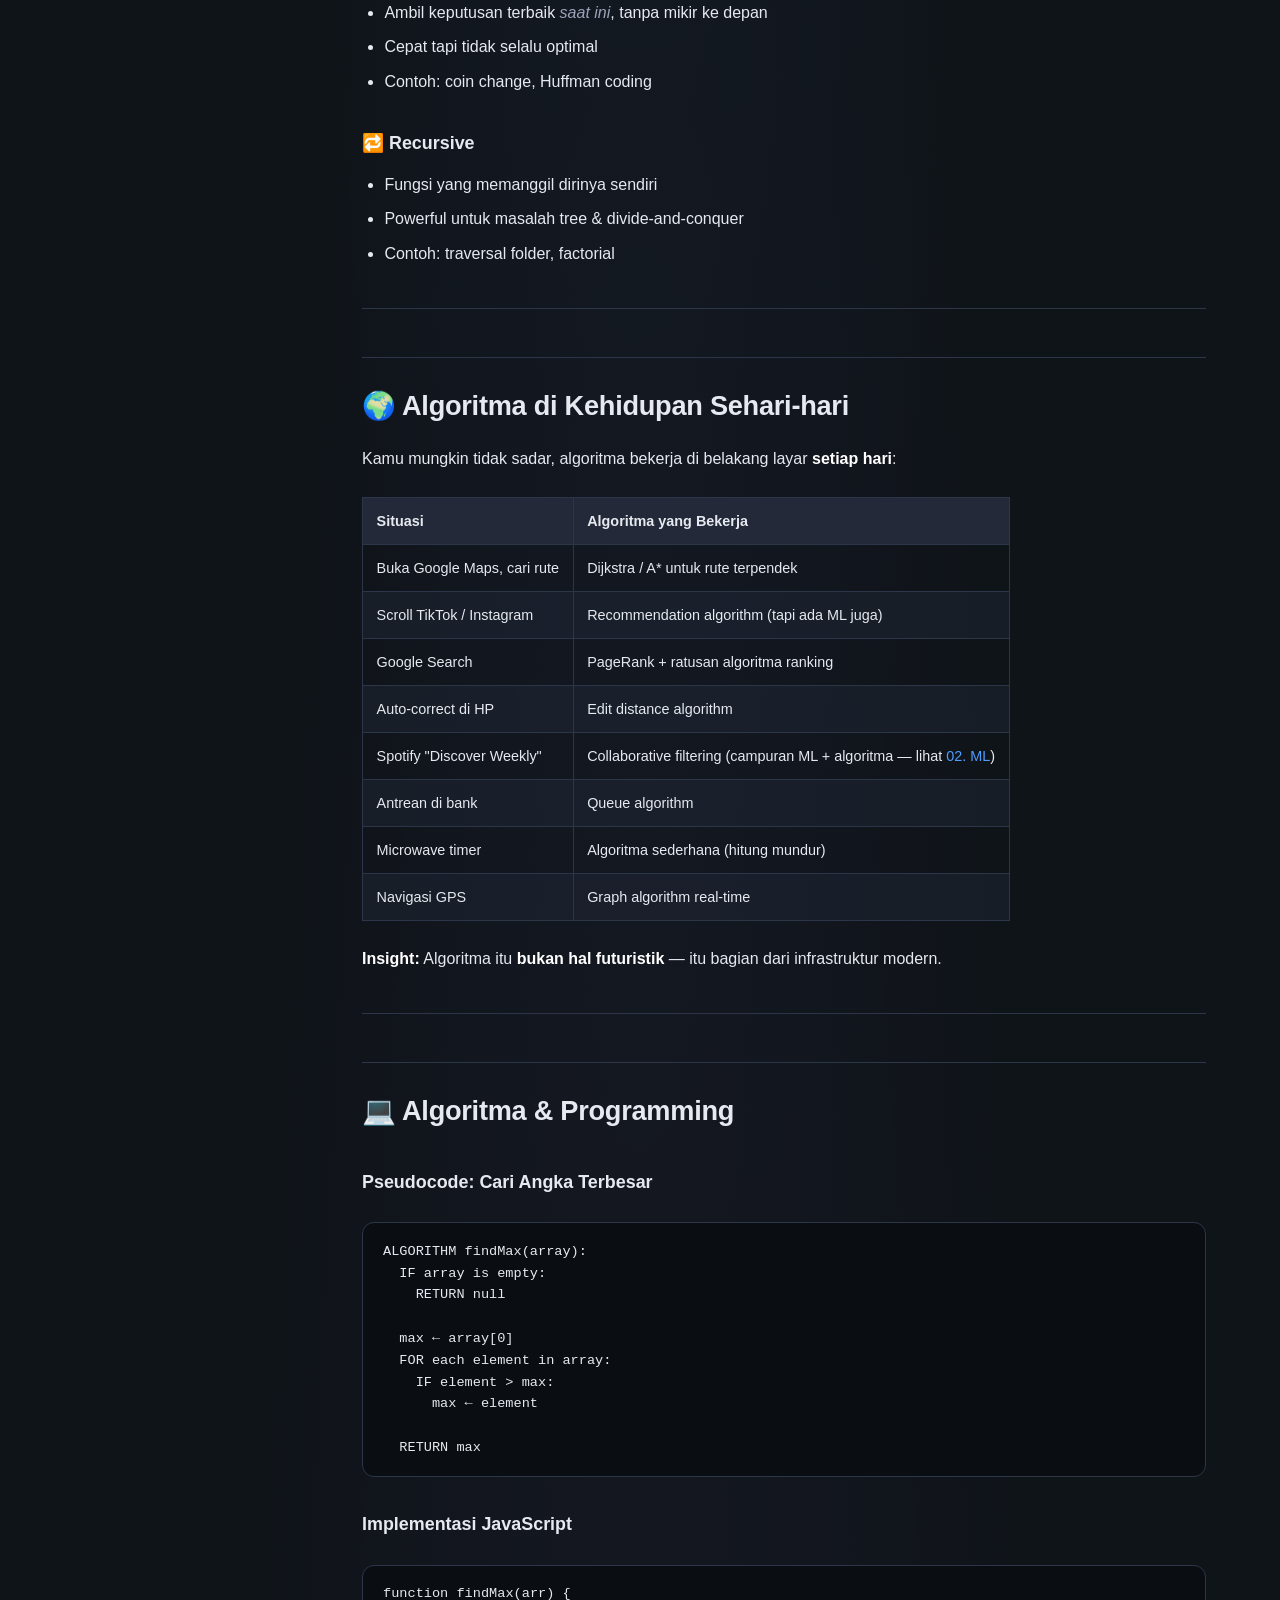
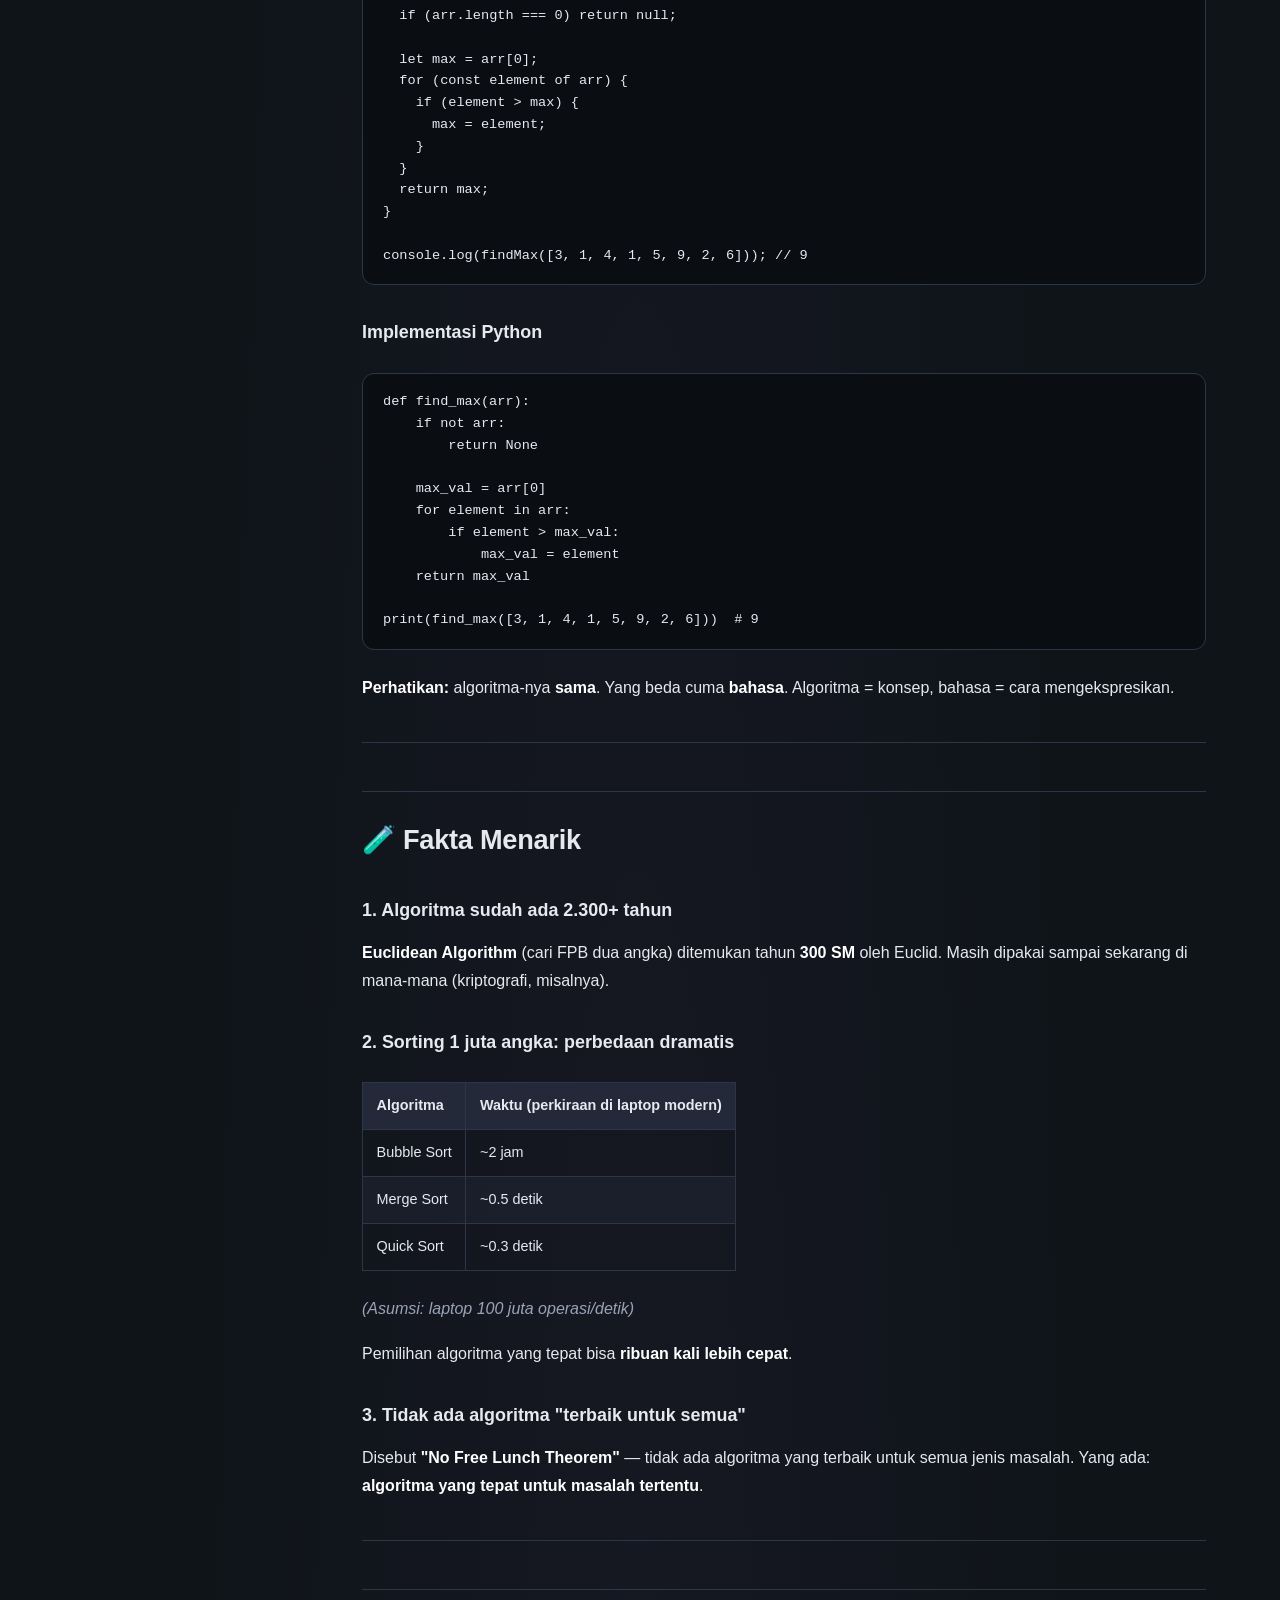
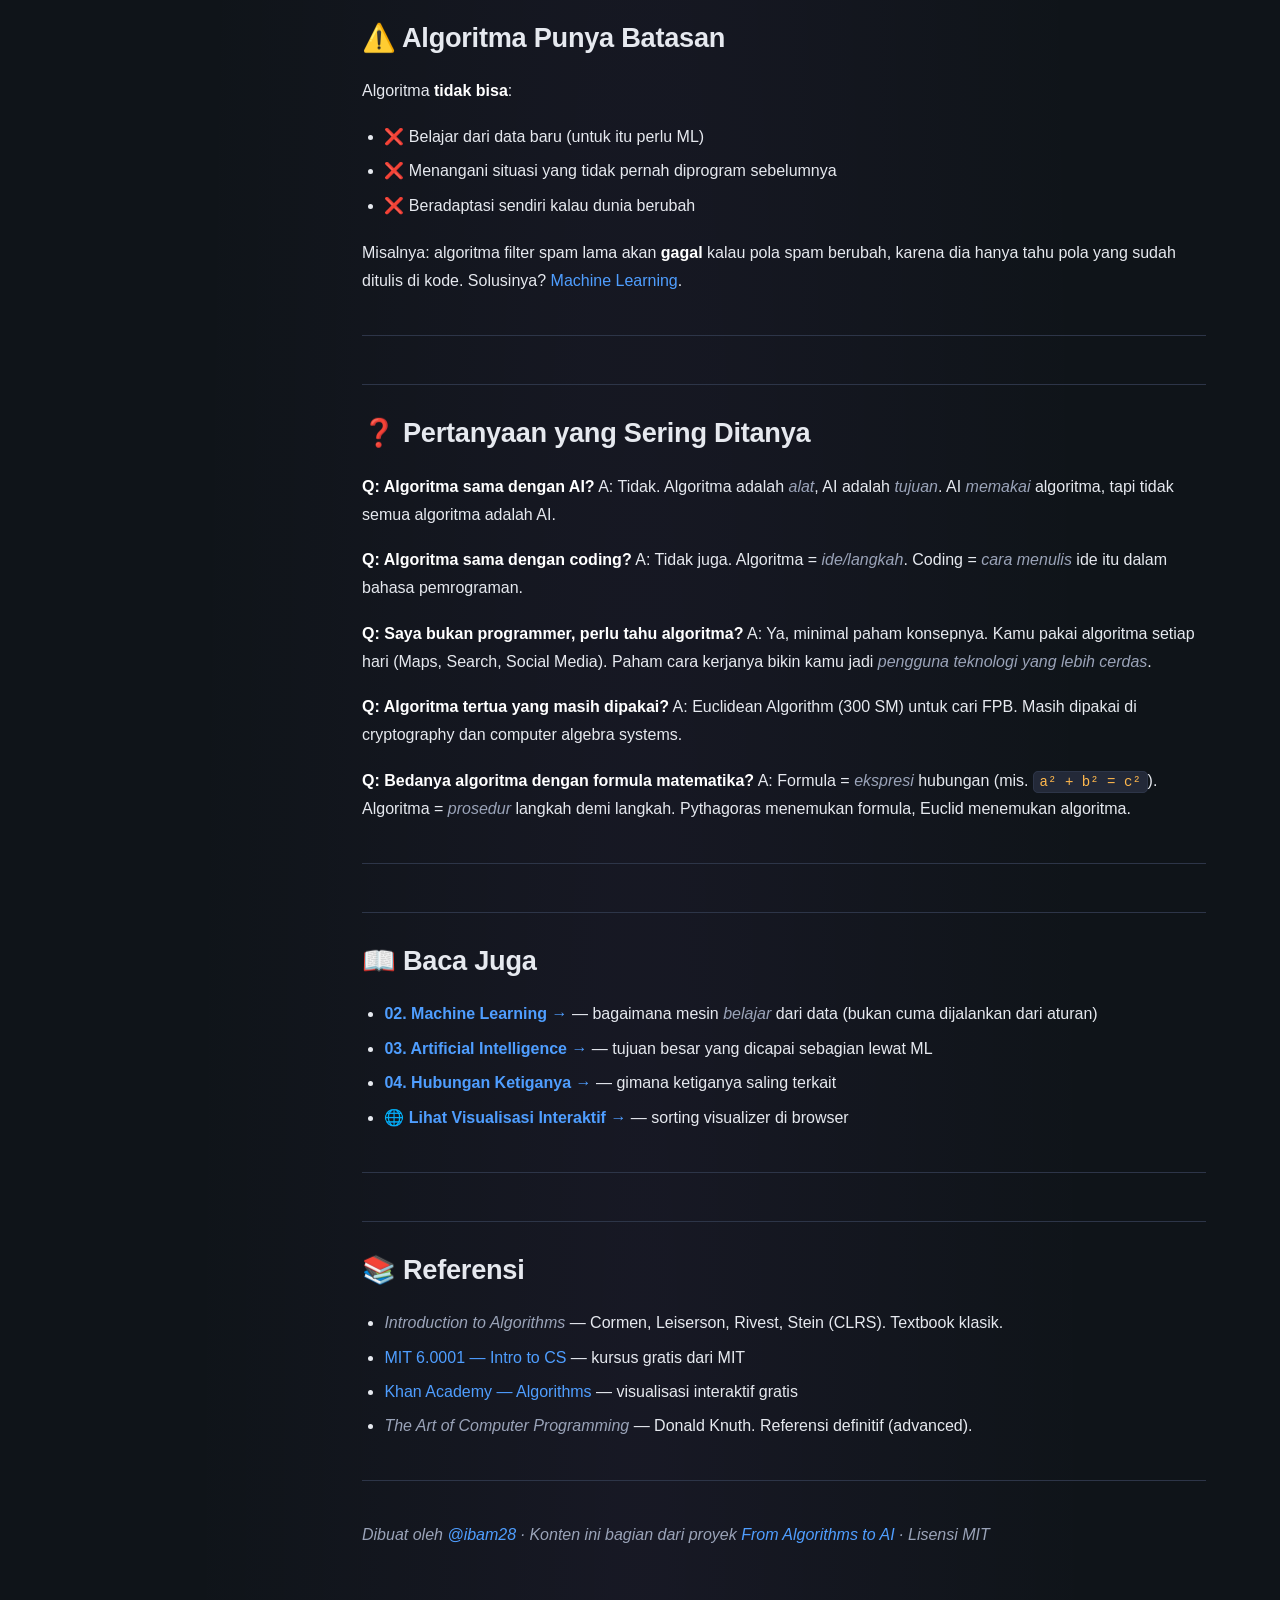
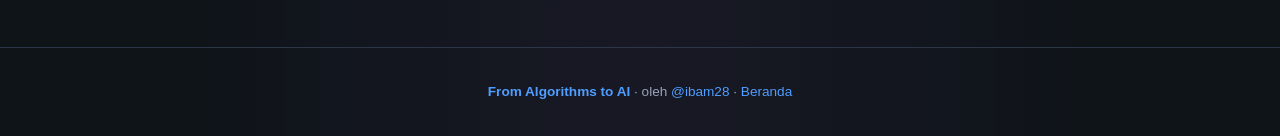
<file: docs/01-algoritma.html>
<!DOCTYPE html>
<html lang="id">
<head>
  <meta charset="UTF-8" />
  <meta name="viewport" content="width=device-width, initial-scale=1.0" />
  <title>01. Algoritma — From Algorithms to AI</title>
  <meta name="description" content="Langkah-langkah pasti untuk menyelesaikan masalah — &quot;resep masakan&quot; dunia komputasi." />
  <meta name="author" content="Bambang Saputra Jaya (@ibam28)" />
  <meta property="og:title" content="01. Algoritma — From Algorithms to AI" />
  <meta property="og:description" content="Langkah-langkah pasti untuk menyelesaikan masalah — &quot;resep masakan&quot; dunia komputasi." />
  <meta property="og:type" content="article" />
  <meta property="og:image" content="https://ibam28.github.io/from-algorithms-to-ai/website/assets/og-image.png" />
  <link rel="stylesheet" href="docs.css" />
</head>
<body class="doc-page">
  <a href="#main" class="skip-link">Lewati ke konten utama</a>

  <nav class="doc-nav" aria-label="Navigasi halaman">
    <div class="doc-nav-inner">
      <a href="../index.html" class="doc-nav-brand">🧠 From Algorithms to AI</a>
      <a href="index.html" class="doc-nav-back">← Kembali ke beranda</a>
    </div>
  </nav>

  <main id="main" class="doc-main">
    <div class="doc-layout">
      <aside class="doc-toc" aria-label="Daftar isi">
        <p class="doc-toc-title">Daftar Isi</p>
        <a class="toc-l2" href="#intinya-tldr">📌 Intinya (TL;DR)</a>
        <a class="toc-l2" href="#apa-itu-algoritma">🤔 Apa Itu Algoritma?</a>
        <a class="toc-l3" href="#definisi-sederhana">Definisi Sederhana</a>
        <a class="toc-l3" href="#definisi-teknis">Definisi Teknis</a>
        <a class="toc-l3" href="#algoritma-bukan-ini">Algoritma Bukan Ini</a>
        <a class="toc-l2" href="#analogi-resep-masakan">🍳 Analogi: Resep Masakan</a>
        <a class="toc-l3" href="#kenapa-ini-algorithms">Kenapa Ini Algorithms?</a>
        <a class="toc-l3" href="#yang-bukan-algoritma">Yang BUKAN Algoritma</a>
        <a class="toc-l2" href="#5-sifat-algoritma-yang-baik">🔍 5 Sifat Algoritma yang Baik</a>
        <a class="toc-l3" href="#1-input-ada-data-awal">1. Input — Ada data awal</a>
        <a class="toc-l3" href="#2-output-menghasilkan-sesuatu">2. Output — Menghasilkan sesuatu</a>
        <a class="toc-l3" href="#3-definite-deterministic-tidak-ambigu">3. Definite (Deterministic) — Tidak ambigu</a>
        <a class="toc-l3" href="#4-finite-pasti-berhenti">4. Finite — Pasti berhenti</a>
        <a class="toc-l3" href="#5-effective-bisa-dijalankan">5. Effective — Bisa dijalankan</a>
        <a class="toc-l2" href="#jenis-jenis-algoritma-populer">📚 Jenis-jenis Algoritma Populer</a>
        <a class="toc-l3" href="#sorting-algorithms-mengurutkan-data">🔢 Sorting Algorithms (Mengurutkan Data)</a>
        <a class="toc-l3" href="#searching-algorithms-mencari-data">🔎 Searching Algorithms (Mencari Data)</a>
        <a class="toc-l3" href="#graph-algorithms-jaringan">🕸️ Graph Algorithms (Jaringan)</a>
        <a class="toc-l3" href="#dynamic-programming">🧠 Dynamic Programming</a>
        <a class="toc-l3" href="#greedy">🦘 Greedy</a>
        <a class="toc-l3" href="#recursive">🔁 Recursive</a>
        <a class="toc-l2" href="#algoritma-di-kehidupan-sehari-hari">🌍 Algoritma di Kehidupan Sehari-hari</a>
        <a class="toc-l2" href="#algoritma-programming">💻 Algoritma &amp;amp; Programming</a>
        <a class="toc-l3" href="#pseudocode-cari-angka-terbesar">Pseudocode: Cari Angka Terbesar</a>
        <a class="toc-l3" href="#implementasi-javascript">Implementasi JavaScript</a>
        <a class="toc-l3" href="#implementasi-python">Implementasi Python</a>
        <a class="toc-l2" href="#fakta-menarik">🧪 Fakta Menarik</a>
        <a class="toc-l3" href="#1-algoritma-sudah-ada-2300-tahun">1. Algoritma sudah ada 2.300+ tahun</a>
        <a class="toc-l3" href="#2-sorting-1-juta-angka-perbedaan-dramatis">2. Sorting 1 juta angka: perbedaan dramatis</a>
        <a class="toc-l3" href="#3-tidak-ada-algoritma-terbaik-untuk-semua">3. Tidak ada algoritma &quot;terbaik untuk semua&quot;</a>
        <a class="toc-l2" href="#algoritma-punya-batasan">⚠️ Algoritma Punya Batasan</a>
        <a class="toc-l2" href="#pertanyaan-yang-sering-ditanya">❓ Pertanyaan yang Sering Ditanya</a>
        <a class="toc-l2" href="#baca-juga">📖 Baca Juga</a>
        <a class="toc-l2" href="#referensi">📚 Referensi</a>
      </aside>

      <article class="doc-body">
<h1 id="01-algoritma">01. Algoritma</h1>
<blockquote>
<p>Langkah-langkah pasti untuk menyelesaikan masalah — "resep masakan" dunia komputasi.</p>
</blockquote>
<p>📚 <strong>Bagian dari seri:</strong> <a href="https://github.com/ibam28/from-algorithms-to-ai#readme">00. Beranda</a> → <strong>01. Algoritma</strong> → <a href="02-machine-learning.html">02. Machine Learning</a> → <a href="03-artificial-intelligence.html">03. Artificial Intelligence</a> → <a href="04-hubungan-ketiganya.html">04. Hubungan Ketiganya</a></p>
<hr />
<h2 id="intinya-tldr">📌 Intinya (TL;DR)</h2>
<table>
<thead>
<tr>
<th>Pertanyaan</th>
<th>Jawaban Singkat</th>
</tr>
</thead>
<tbody>
<tr>
<td>Apa itu algoritma?</td>
<td>Langkah-langkah pasti untuk menyelesaikan masalah</td>
</tr>
<tr>
<td>Algoritma sama dengan koding?</td>
<td>Tidak. Koding adalah cara <em>menulis</em> algoritma</td>
</tr>
<tr>
<td>Algoritma hanya untuk komputer?</td>
<td>Tidak. Resep masakan, prosedur medis, semuanya algoritma</td>
</tr>
<tr>
<td>Algoritma bagian dari AI?</td>
<td>Algoritma adalah <em>alat</em> yang dipakai AI (dan banyak hal lain)</td>
</tr>
</tbody>
</table>
<hr />
<h2 id="apa-itu-algoritma">🤔 Apa Itu Algoritma?</h2>
<h3 id="definisi-sederhana">Definisi Sederhana</h3>
<blockquote>
<p><strong>Algoritma adalah urutan langkah-langkah yang jelas dan pasti untuk mencapai tujuan tertentu.</strong></p>
</blockquote>
<p>Analoginya: <strong>resep masakan</strong>.</p>
<h3 id="definisi-teknis">Definisi Teknis</h3>
<p>Dalam ilmu komputer, algoritma adalah:</p>
<ol>
<li><strong>Well-defined</strong> — setiap langkah tidak ambigu</li>
<li><strong>Finite</strong> — pasti berhenti (bukan loop tanpa akhir)</li>
<li><strong>Effective</strong> — bisa dieksekusi dengan sumber daya yang masuk akal</li>
<li><strong>Output-producing</strong> — menghasilkan sesuatu dari input yang diberikan</li>
</ol>
<p><strong>Formal:</strong> sebuah algoritma adalah fungsi <code>f: Input → Output</code> yang untuk setiap input valid, menghasilkan output yang benar dalam waktu terbatas.</p>
<h3 id="algoritma-bukan-ini">Algoritma Bukan Ini</h3>
<ul>
<li>❌ Bukan kode program (kode adalah <em>ekspresi</em> algoritma dalam bahasa tertentu)</li>
<li>❌ Bukan flowchart saja (flowchart bisa <em>menggambarkan</em> algoritma)</li>
<li>❌ Bukan hanya untuk komputer (prosedur medis, resep, instruksi IKEA juga algoritma)</li>
<li>❌ Bukan hal baru (algoritma sudah ada sejak Euclid, 300 SM)</li>
</ul>
<hr />
<h2 id="analogi-resep-masakan">🍳 Analogi: Resep Masakan</h2>
<p>Bayangkan kamu mau bikin nasi goreng:</p>
<div class="highlight"><pre><span></span><code>Resep Nasi Goreng (Algoritma):
1. Panaskan minyak di wajan
2. Tumis bawang putih sampai harum (2 menit)
3. Masukkan nasi, aduk rata
4. Tambahkan kecap, garam, merica
5. Aduk 3 menit
6. Selesai → hidangkan
</code></pre></div>

<h3 id="kenapa-ini-algorithms">Kenapa Ini Algorithms?</h3>
<table>
<thead>
<tr>
<th>Sifat Resep</th>
<th>Sifat Algoritma</th>
<th>Sama?</th>
</tr>
</thead>
<tbody>
<tr>
<td>Langkah jelas (2 menit, 3 menit)</td>
<td>Langkah jelas &amp; terukur</td>
<td>✅</td>
</tr>
<tr>
<td>Urutan penting (bawang dulu, nasi kemudian)</td>
<td>Urutan menentukan hasil</td>
<td>✅</td>
</tr>
<tr>
<td>Pasti selesai</td>
<td>Finite (berakhir)</td>
<td>✅</td>
</tr>
<tr>
<td>Bisa diulang dengan hasil sama</td>
<td>Deterministic</td>
<td>✅</td>
</tr>
<tr>
<td>Gagal kalau langkah salah</td>
<td>Error kalau input salah</td>
<td>✅</td>
</tr>
</tbody>
</table>
<h3 id="yang-bukan-algoritma">Yang BUKAN Algoritma</h3>
<p>❌ "Masak sampai enak" — terlalu ambigu (enak = ? berapa lama ?)</p>
<p>✅ "Masak 3 menit dengan api sedang, aduk tiap 30 detik" — terukur, pasti selesai</p>
<p><strong>Pelajaran:</strong> algoritma yang baik punya langkah <em>presisi</em>, bukan <em>intuisi</em>.</p>
<hr />
<h2 id="5-sifat-algoritma-yang-baik">🔍 5 Sifat Algoritma yang Baik</h2>
<h3 id="1-input-ada-data-awal">1. <strong>Input</strong> — Ada data awal</h3>
<div class="highlight"><pre><span></span><code>Resep: butuh nasi, bawang, kecap → input
Algoritma: butuh array angka, file, request → input
</code></pre></div>

<h3 id="2-output-menghasilkan-sesuatu">2. <strong>Output</strong> — Menghasilkan sesuatu</h3>
<div class="highlight"><pre><span></span><code>Resep: nasi goreng jadi
Algoritma: array terurut, jalur terpendek, hasil klasifikasi
</code></pre></div>

<h3 id="3-definite-deterministic-tidak-ambigu">3. <strong>Definite (Deterministic)</strong> — Tidak ambigu</h3>
<div class="highlight"><pre><span></span><code>❌ &quot;Tambahkan garam secukupnya&quot;
✅ &quot;Tambahkan 1 sendok teh garam&quot;
</code></pre></div>

<h3 id="4-finite-pasti-berhenti">4. <strong>Finite</strong> — Pasti berhenti</h3>
<div class="highlight"><pre><span></span><code>❌ &quot;Aduk terus sampai berhenti&quot;
✅ &quot;Aduk selama 3 menit&quot;
</code></pre></div>

<h3 id="5-effective-bisa-dijalankan">5. <strong>Effective</strong> — Bisa dijalankan</h3>
<div class="highlight"><pre><span></span><code>❌ &quot;Bikin nasi goreng dari nol&quot;
✅ &quot;Panaskan minyak, masukkan bahan, dst.&quot;
</code></pre></div>

<hr />
<h2 id="jenis-jenis-algoritma-populer">📚 Jenis-jenis Algoritma Populer</h2>
<h3 id="sorting-algorithms-mengurutkan-data">🔢 Sorting Algorithms (Mengurutkan Data)</h3>
<table>
<thead>
<tr>
<th>Algoritma</th>
<th>Cara Kerja</th>
<th>Cepat?</th>
<th>Cocok Untuk</th>
</tr>
</thead>
<tbody>
<tr>
<td><strong>Bubble Sort</strong></td>
<td>Bandingkan 2 angka bersebelahan, tukar kalau salah urut</td>
<td>Lambat</td>
<td>Belajar, dataset kecil</td>
</tr>
<tr>
<td><strong>Merge Sort</strong></td>
<td>Bagi data jadi 2, urutkan masing-masing, gabung</td>
<td>Cepat</td>
<td>Dataset besar</td>
</tr>
<tr>
<td><strong>Quick Sort</strong></td>
<td>Pilih "pivot", pisahkan data lebih besar/kecil</td>
<td>Sangat cepat</td>
<td>General purpose</td>
</tr>
<tr>
<td><strong>Heap Sort</strong></td>
<td>Pakai struktur tree khusus</td>
<td>Cepat</td>
<td>Sistem real-time</td>
</tr>
</tbody>
</table>
<p><strong>Lihat visualisasinya di <a href="../website/index.html#section-algorithms">website → Section Algoritma</a>.</strong></p>
<h3 id="searching-algorithms-mencari-data">🔎 Searching Algorithms (Mencari Data)</h3>
<table>
<thead>
<tr>
<th>Algoritma</th>
<th>Cara Kerja</th>
<th>Cepat?</th>
<th>Perlu Data Terurut?</th>
</tr>
</thead>
<tbody>
<tr>
<td><strong>Linear Search</strong></td>
<td>Cek satu per satu dari awal</td>
<td>Lambat untuk data besar</td>
<td>Tidak</td>
</tr>
<tr>
<td><strong>Binary Search</strong></td>
<td>Bagi 2, cari di separuh yang relevan</td>
<td>Sangat cepat</td>
<td>Ya</td>
</tr>
</tbody>
</table>
<h3 id="graph-algorithms-jaringan">🕸️ Graph Algorithms (Jaringan)</h3>
<ul>
<li><strong>Dijkstra</strong> — rute terpendek (dipakai Google Maps)</li>
<li><strong>BFS / DFS</strong> — telusuri graf (breadth/depth-first search)</li>
<li><strong>A</strong>* — pathfinding (dipake game, robot)</li>
</ul>
<h3 id="dynamic-programming">🧠 Dynamic Programming</h3>
<ul>
<li>Bagi masalah besar jadi sub-masalah kecil</li>
<li>Simpan hasil sub-masalah supaya tidak hitung ulang</li>
<li>Contoh: Fibonacci, longest common subsequence</li>
</ul>
<h3 id="greedy">🦘 Greedy</h3>
<ul>
<li>Ambil keputusan terbaik <em>saat ini</em>, tanpa mikir ke depan</li>
<li>Cepat tapi tidak selalu optimal</li>
<li>Contoh: coin change, Huffman coding</li>
</ul>
<h3 id="recursive">🔁 Recursive</h3>
<ul>
<li>Fungsi yang memanggil dirinya sendiri</li>
<li>Powerful untuk masalah tree &amp; divide-and-conquer</li>
<li>Contoh: traversal folder, factorial</li>
</ul>
<hr />
<h2 id="algoritma-di-kehidupan-sehari-hari">🌍 Algoritma di Kehidupan Sehari-hari</h2>
<p>Kamu mungkin tidak sadar, algoritma bekerja di belakang layar <strong>setiap hari</strong>:</p>
<table>
<thead>
<tr>
<th>Situasi</th>
<th>Algoritma yang Bekerja</th>
</tr>
</thead>
<tbody>
<tr>
<td>Buka Google Maps, cari rute</td>
<td>Dijkstra / A* untuk rute terpendek</td>
</tr>
<tr>
<td>Scroll TikTok / Instagram</td>
<td>Recommendation algorithm (tapi ada ML juga)</td>
</tr>
<tr>
<td>Google Search</td>
<td>PageRank + ratusan algoritma ranking</td>
</tr>
<tr>
<td>Auto-correct di HP</td>
<td>Edit distance algorithm</td>
</tr>
<tr>
<td>Spotify "Discover Weekly"</td>
<td>Collaborative filtering (campuran ML + algoritma — lihat <a href="02-machine-learning.html">02. ML</a>)</td>
</tr>
<tr>
<td>Antrean di bank</td>
<td>Queue algorithm</td>
</tr>
<tr>
<td>Microwave timer</td>
<td>Algoritma sederhana (hitung mundur)</td>
</tr>
<tr>
<td>Navigasi GPS</td>
<td>Graph algorithm real-time</td>
</tr>
</tbody>
</table>
<p><strong>Insight:</strong> Algoritma itu <strong>bukan hal futuristik</strong> — itu bagian dari infrastruktur modern.</p>
<hr />
<h2 id="algoritma-programming">💻 Algoritma &amp; Programming</h2>
<h3 id="pseudocode-cari-angka-terbesar">Pseudocode: Cari Angka Terbesar</h3>
<div class="highlight"><pre><span></span><code>ALGORITHM findMax(array):
  IF array is empty:
    RETURN null

  max ← array[0]
  FOR each element in array:
    IF element &gt; max:
      max ← element

  RETURN max
</code></pre></div>

<h3 id="implementasi-javascript">Implementasi JavaScript</h3>
<div class="highlight"><pre><span></span><code><span class="kd">function</span><span class="w"> </span><span class="nx">findMax</span><span class="p">(</span><span class="nx">arr</span><span class="p">)</span><span class="w"> </span><span class="p">{</span>
<span class="w">  </span><span class="k">if</span><span class="w"> </span><span class="p">(</span><span class="nx">arr</span><span class="p">.</span><span class="nx">length</span><span class="w"> </span><span class="o">===</span><span class="w"> </span><span class="mf">0</span><span class="p">)</span><span class="w"> </span><span class="k">return</span><span class="w"> </span><span class="kc">null</span><span class="p">;</span>

<span class="w">  </span><span class="kd">let</span><span class="w"> </span><span class="nx">max</span><span class="w"> </span><span class="o">=</span><span class="w"> </span><span class="nx">arr</span><span class="p">[</span><span class="mf">0</span><span class="p">];</span>
<span class="w">  </span><span class="k">for</span><span class="w"> </span><span class="p">(</span><span class="kd">const</span><span class="w"> </span><span class="nx">element</span><span class="w"> </span><span class="k">of</span><span class="w"> </span><span class="nx">arr</span><span class="p">)</span><span class="w"> </span><span class="p">{</span>
<span class="w">    </span><span class="k">if</span><span class="w"> </span><span class="p">(</span><span class="nx">element</span><span class="w"> </span><span class="o">&gt;</span><span class="w"> </span><span class="nx">max</span><span class="p">)</span><span class="w"> </span><span class="p">{</span>
<span class="w">      </span><span class="nx">max</span><span class="w"> </span><span class="o">=</span><span class="w"> </span><span class="nx">element</span><span class="p">;</span>
<span class="w">    </span><span class="p">}</span>
<span class="w">  </span><span class="p">}</span>
<span class="w">  </span><span class="k">return</span><span class="w"> </span><span class="nx">max</span><span class="p">;</span>
<span class="p">}</span>

<span class="nx">console</span><span class="p">.</span><span class="nx">log</span><span class="p">(</span><span class="nx">findMax</span><span class="p">([</span><span class="mf">3</span><span class="p">,</span><span class="w"> </span><span class="mf">1</span><span class="p">,</span><span class="w"> </span><span class="mf">4</span><span class="p">,</span><span class="w"> </span><span class="mf">1</span><span class="p">,</span><span class="w"> </span><span class="mf">5</span><span class="p">,</span><span class="w"> </span><span class="mf">9</span><span class="p">,</span><span class="w"> </span><span class="mf">2</span><span class="p">,</span><span class="w"> </span><span class="mf">6</span><span class="p">]));</span><span class="w"> </span><span class="c1">// 9</span>
</code></pre></div>

<h3 id="implementasi-python">Implementasi Python</h3>
<div class="highlight"><pre><span></span><code><span class="k">def</span> <span class="nf">find_max</span><span class="p">(</span><span class="n">arr</span><span class="p">):</span>
    <span class="k">if</span> <span class="ow">not</span> <span class="n">arr</span><span class="p">:</span>
        <span class="k">return</span> <span class="kc">None</span>

    <span class="n">max_val</span> <span class="o">=</span> <span class="n">arr</span><span class="p">[</span><span class="mi">0</span><span class="p">]</span>
    <span class="k">for</span> <span class="n">element</span> <span class="ow">in</span> <span class="n">arr</span><span class="p">:</span>
        <span class="k">if</span> <span class="n">element</span> <span class="o">&gt;</span> <span class="n">max_val</span><span class="p">:</span>
            <span class="n">max_val</span> <span class="o">=</span> <span class="n">element</span>
    <span class="k">return</span> <span class="n">max_val</span>

<span class="nb">print</span><span class="p">(</span><span class="n">find_max</span><span class="p">([</span><span class="mi">3</span><span class="p">,</span> <span class="mi">1</span><span class="p">,</span> <span class="mi">4</span><span class="p">,</span> <span class="mi">1</span><span class="p">,</span> <span class="mi">5</span><span class="p">,</span> <span class="mi">9</span><span class="p">,</span> <span class="mi">2</span><span class="p">,</span> <span class="mi">6</span><span class="p">]))</span>  <span class="c1"># 9</span>
</code></pre></div>

<p><strong>Perhatikan:</strong> algoritma-nya <strong>sama</strong>. Yang beda cuma <strong>bahasa</strong>. Algoritma = konsep, bahasa = cara mengekspresikan.</p>
<hr />
<h2 id="fakta-menarik">🧪 Fakta Menarik</h2>
<h3 id="1-algoritma-sudah-ada-2300-tahun">1. Algoritma sudah ada 2.300+ tahun</h3>
<p><strong>Euclidean Algorithm</strong> (cari FPB dua angka) ditemukan tahun <strong>300 SM</strong> oleh Euclid. Masih dipakai sampai sekarang di mana-mana (kriptografi, misalnya).</p>
<h3 id="2-sorting-1-juta-angka-perbedaan-dramatis">2. Sorting 1 juta angka: perbedaan dramatis</h3>
<table>
<thead>
<tr>
<th>Algoritma</th>
<th>Waktu (perkiraan di laptop modern)</th>
</tr>
</thead>
<tbody>
<tr>
<td>Bubble Sort</td>
<td>~2 jam</td>
</tr>
<tr>
<td>Merge Sort</td>
<td>~0.5 detik</td>
</tr>
<tr>
<td>Quick Sort</td>
<td>~0.3 detik</td>
</tr>
</tbody>
</table>
<p><em>(Asumsi: laptop 100 juta operasi/detik)</em></p>
<p>Pemilihan algoritma yang tepat bisa <strong>ribuan kali lebih cepat</strong>.</p>
<h3 id="3-tidak-ada-algoritma-terbaik-untuk-semua">3. Tidak ada algoritma "terbaik untuk semua"</h3>
<p>Disebut <strong>"No Free Lunch Theorem"</strong> — tidak ada algoritma yang terbaik untuk semua jenis masalah. Yang ada: <strong>algoritma yang tepat untuk masalah tertentu</strong>.</p>
<hr />
<h2 id="algoritma-punya-batasan">⚠️ Algoritma Punya Batasan</h2>
<p>Algoritma <strong>tidak bisa</strong>:</p>
<ul>
<li>❌ Belajar dari data baru (untuk itu perlu ML)</li>
<li>❌ Menangani situasi yang tidak pernah diprogram sebelumnya</li>
<li>❌ Beradaptasi sendiri kalau dunia berubah</li>
</ul>
<p>Misalnya: algoritma filter spam lama akan <strong>gagal</strong> kalau pola spam berubah, karena dia hanya tahu pola yang sudah ditulis di kode. Solusinya? <a href="02-machine-learning.html">Machine Learning</a>.</p>
<hr />
<h2 id="pertanyaan-yang-sering-ditanya">❓ Pertanyaan yang Sering Ditanya</h2>
<p><strong>Q: Algoritma sama dengan AI?</strong>
A: Tidak. Algoritma adalah <em>alat</em>, AI adalah <em>tujuan</em>. AI <em>memakai</em> algoritma, tapi tidak semua algoritma adalah AI.</p>
<p><strong>Q: Algoritma sama dengan coding?</strong>
A: Tidak juga. Algoritma = <em>ide/langkah</em>. Coding = <em>cara menulis</em> ide itu dalam bahasa pemrograman.</p>
<p><strong>Q: Saya bukan programmer, perlu tahu algoritma?</strong>
A: Ya, minimal paham konsepnya. Kamu pakai algoritma setiap hari (Maps, Search, Social Media). Paham cara kerjanya bikin kamu jadi <em>pengguna teknologi yang lebih cerdas</em>.</p>
<p><strong>Q: Algoritma tertua yang masih dipakai?</strong>
A: Euclidean Algorithm (300 SM) untuk cari FPB. Masih dipakai di cryptography dan computer algebra systems.</p>
<p><strong>Q: Bedanya algoritma dengan formula matematika?</strong>
A: Formula = <em>ekspresi</em> hubungan (mis. <code>a² + b² = c²</code>). Algoritma = <em>prosedur</em> langkah demi langkah. Pythagoras menemukan formula, Euclid menemukan algoritma.</p>
<hr />
<h2 id="baca-juga">📖 Baca Juga</h2>
<ul>
<li><strong><a href="02-machine-learning.html">02. Machine Learning →</a></strong> — bagaimana mesin <em>belajar</em> dari data (bukan cuma dijalankan dari aturan)</li>
<li><strong><a href="03-artificial-intelligence.html">03. Artificial Intelligence →</a></strong> — tujuan besar yang dicapai sebagian lewat ML</li>
<li><strong><a href="04-hubungan-ketiganya.html">04. Hubungan Ketiganya →</a></strong> — gimana ketiganya saling terkait</li>
<li><strong><a href="../website/index.html#section-algorithms">🌐 Lihat Visualisasi Interaktif →</a></strong> — sorting visualizer di browser</li>
</ul>
<hr />
<h2 id="referensi">📚 Referensi</h2>
<ul>
<li><em>Introduction to Algorithms</em> — Cormen, Leiserson, Rivest, Stein (CLRS). Textbook klasik.</li>
<li><a href="https://ocw.mit.edu/courses/6-0001-introduction-to-computer-science-and-programming-in-python-fall-2016/">MIT 6.0001 — Intro to CS</a> — kursus gratis dari MIT</li>
<li><a href="https://www.khanacademy.org/computing/computer-science/algorithms">Khan Academy — Algorithms</a> — visualisasi interaktif gratis</li>
<li><em>The Art of Computer Programming</em> — Donald Knuth. Referensi definitif (advanced).</li>
</ul>
<hr />
<p><em>Dibuat oleh <a href="https://github.com/ibam28">@ibam28</a> · Konten ini bagian dari proyek <a href="https://github.com/ibam28/from-algorithms-to-ai#readme">From Algorithms to AI</a> · Lisensi MIT</em></p>
      </article>
    </div>
  </main>

  <footer class="doc-footer">
    <p>
      <a href="https://github.com/ibam28/from-algorithms-to-ai"><strong>From Algorithms to AI</strong></a>
      · oleh <a href="https://github.com/ibam28">@ibam28</a>
      · <a href="../index.html">Beranda</a>
    </p>
  </footer>
</body>
</html>
</file>
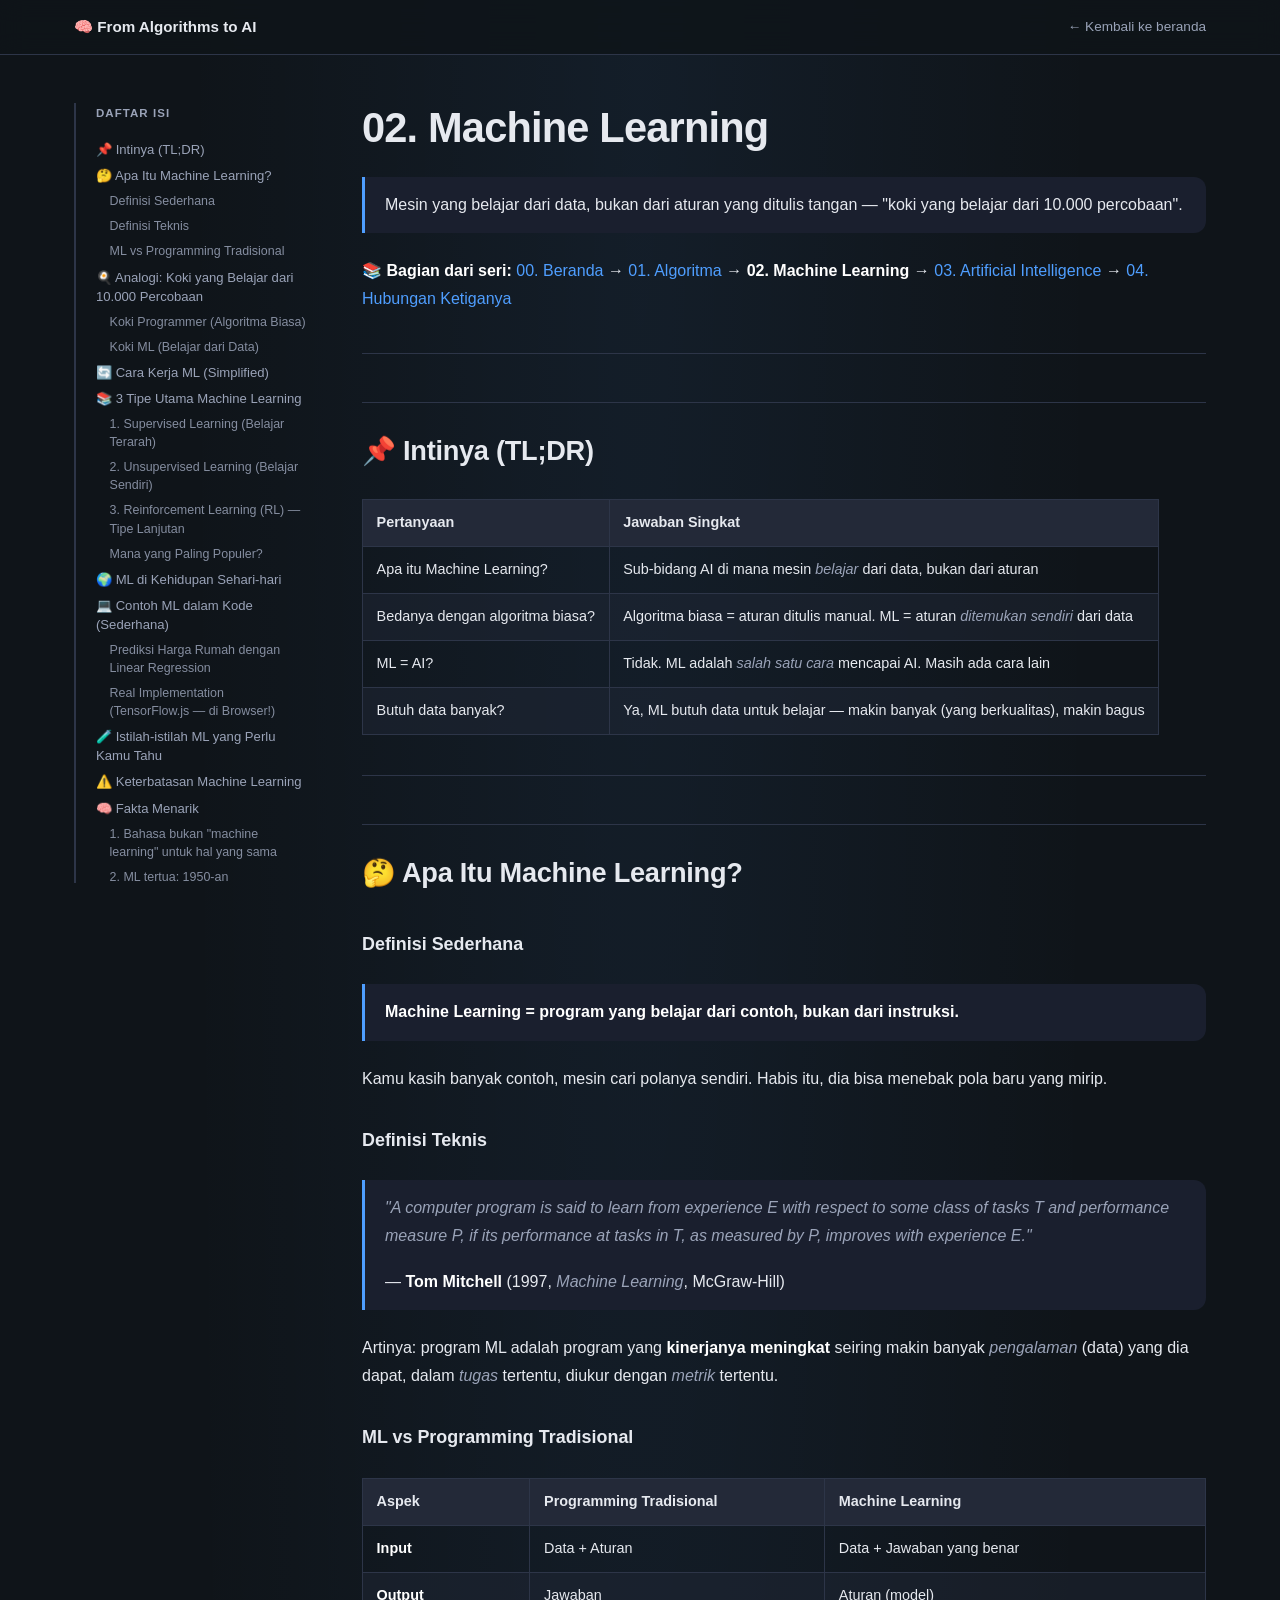
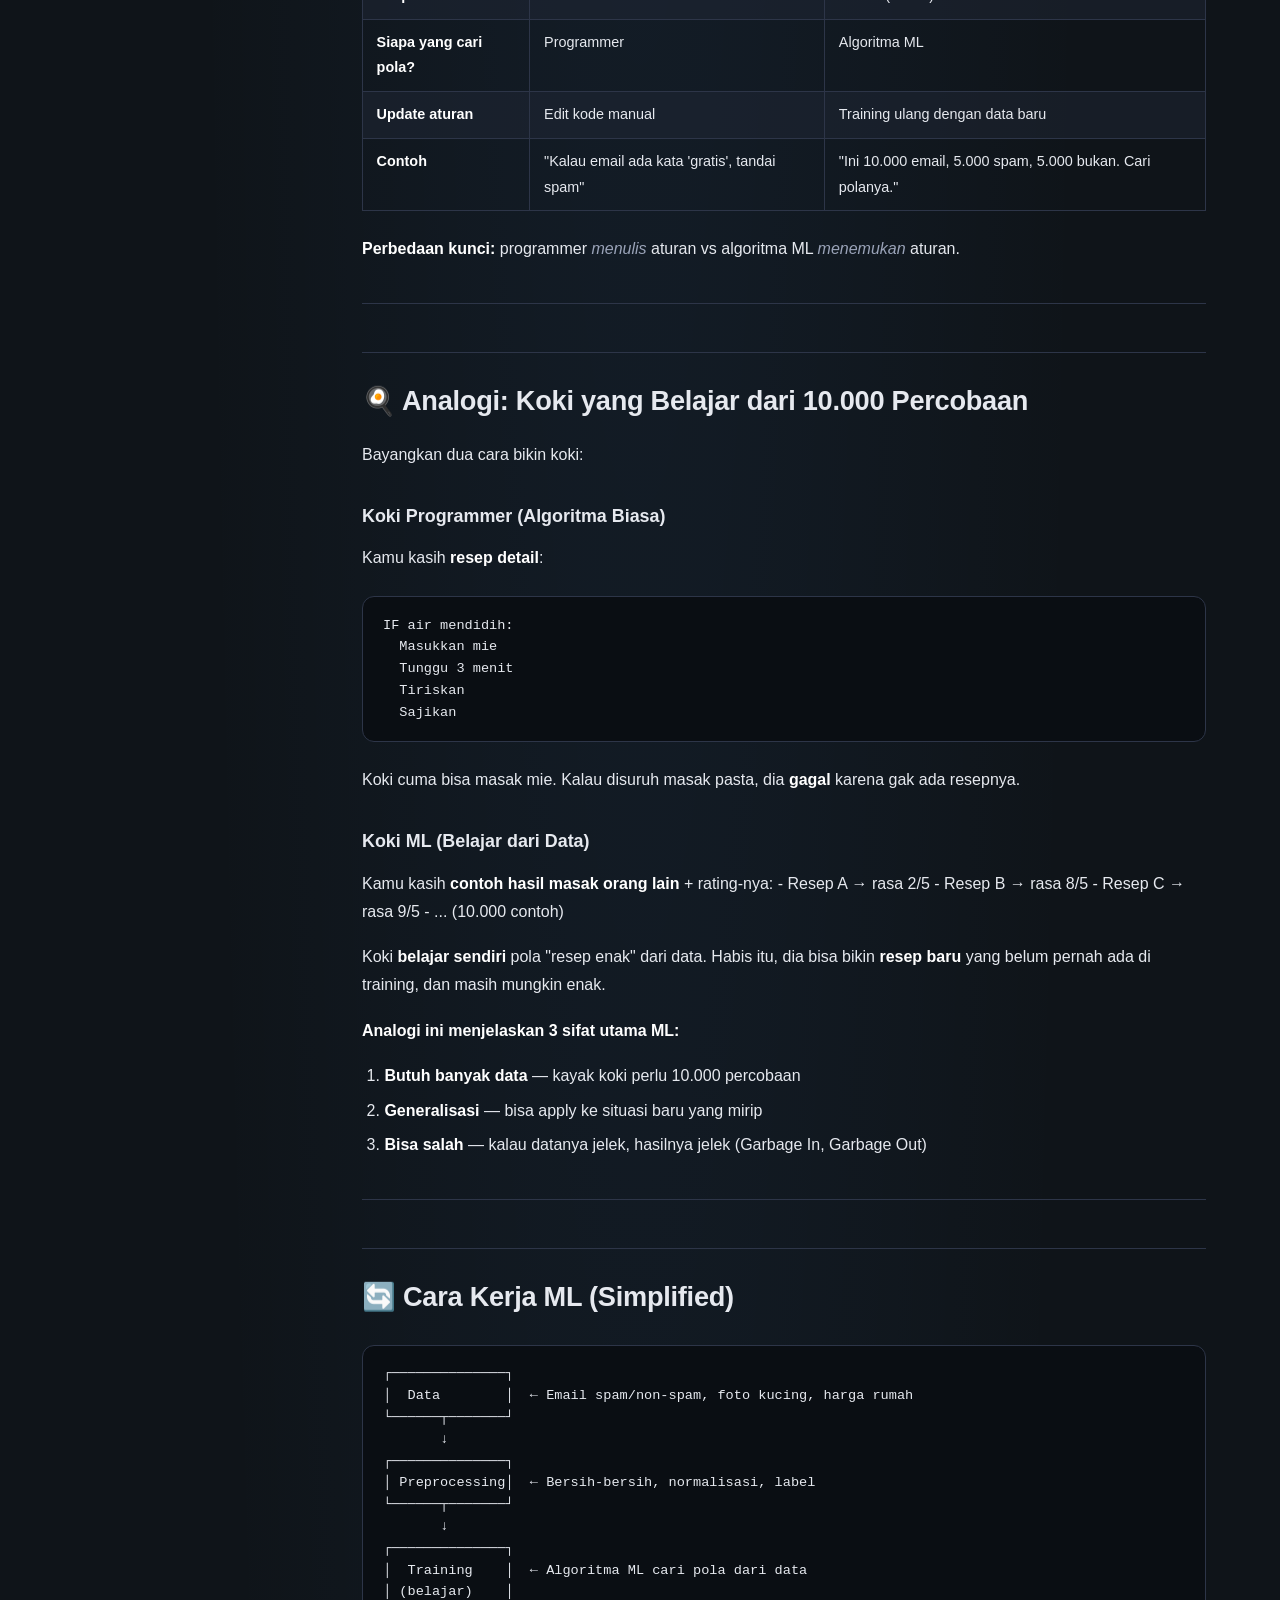
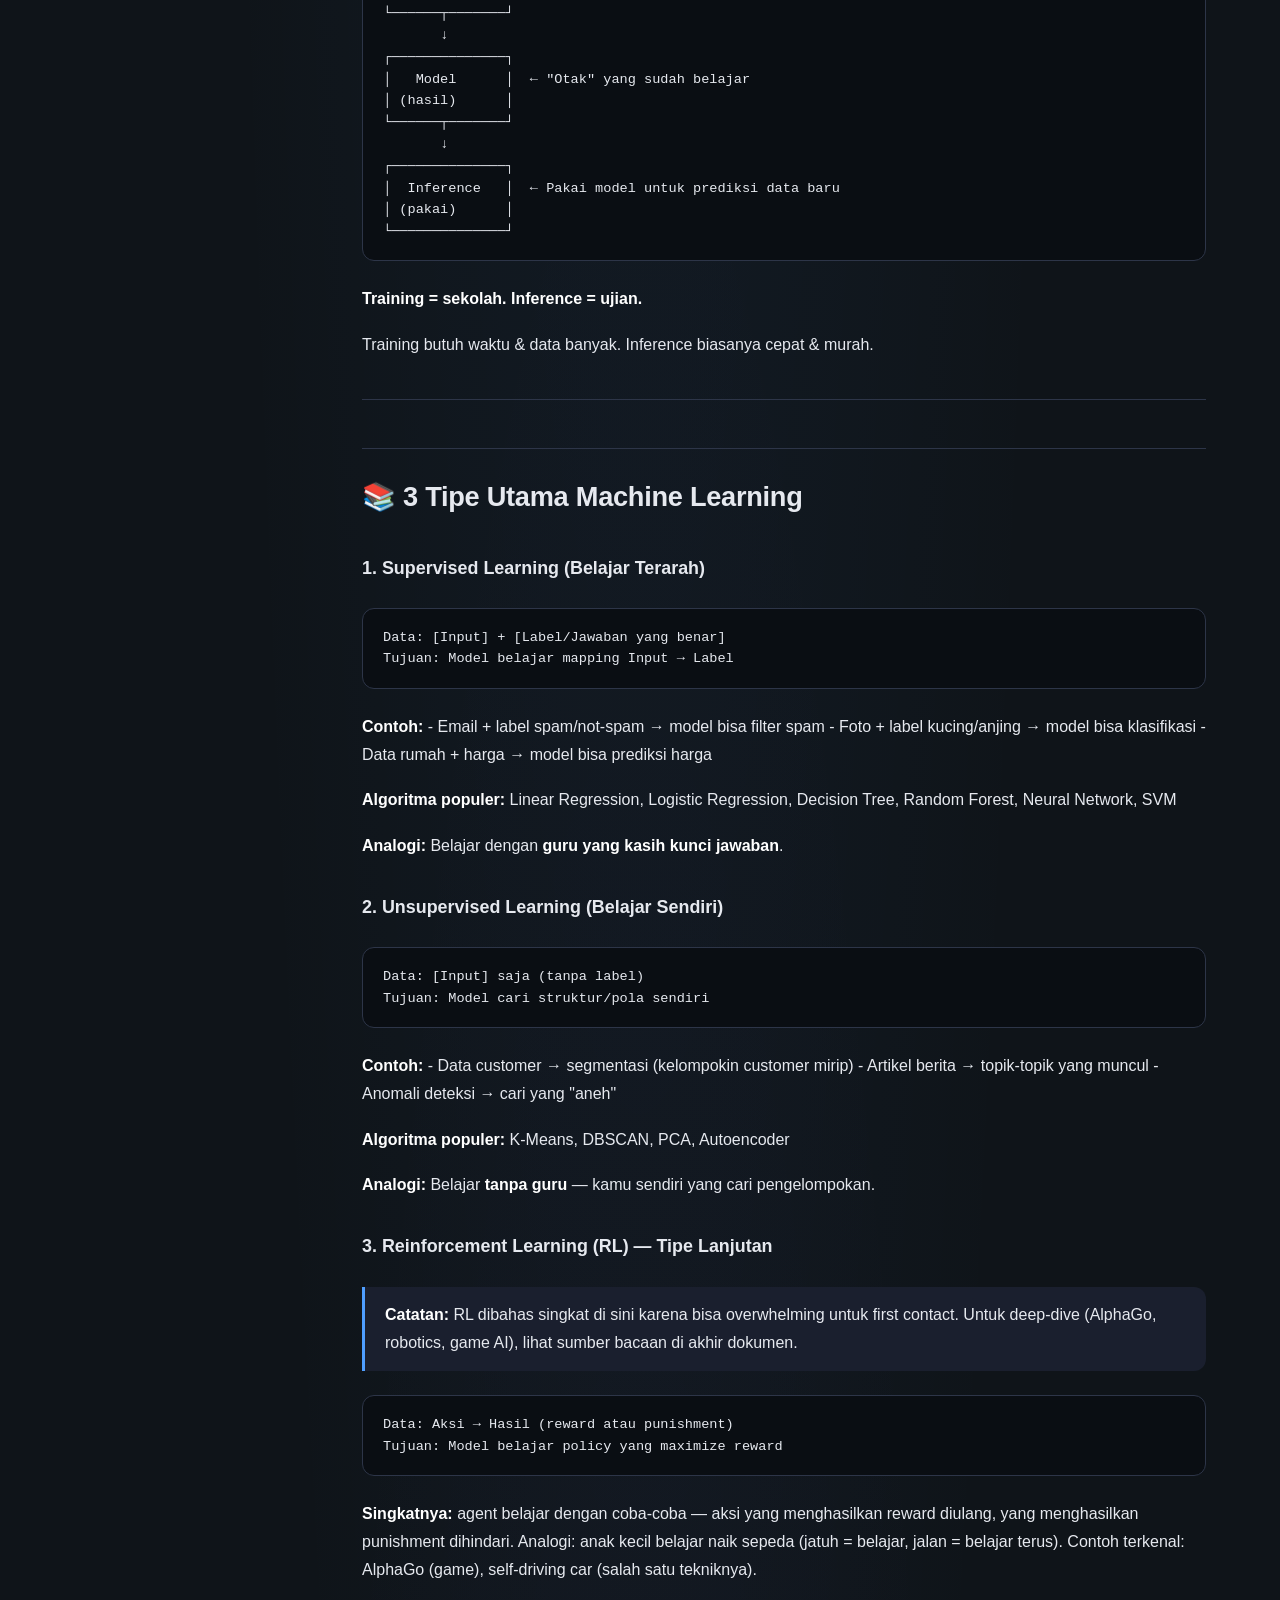
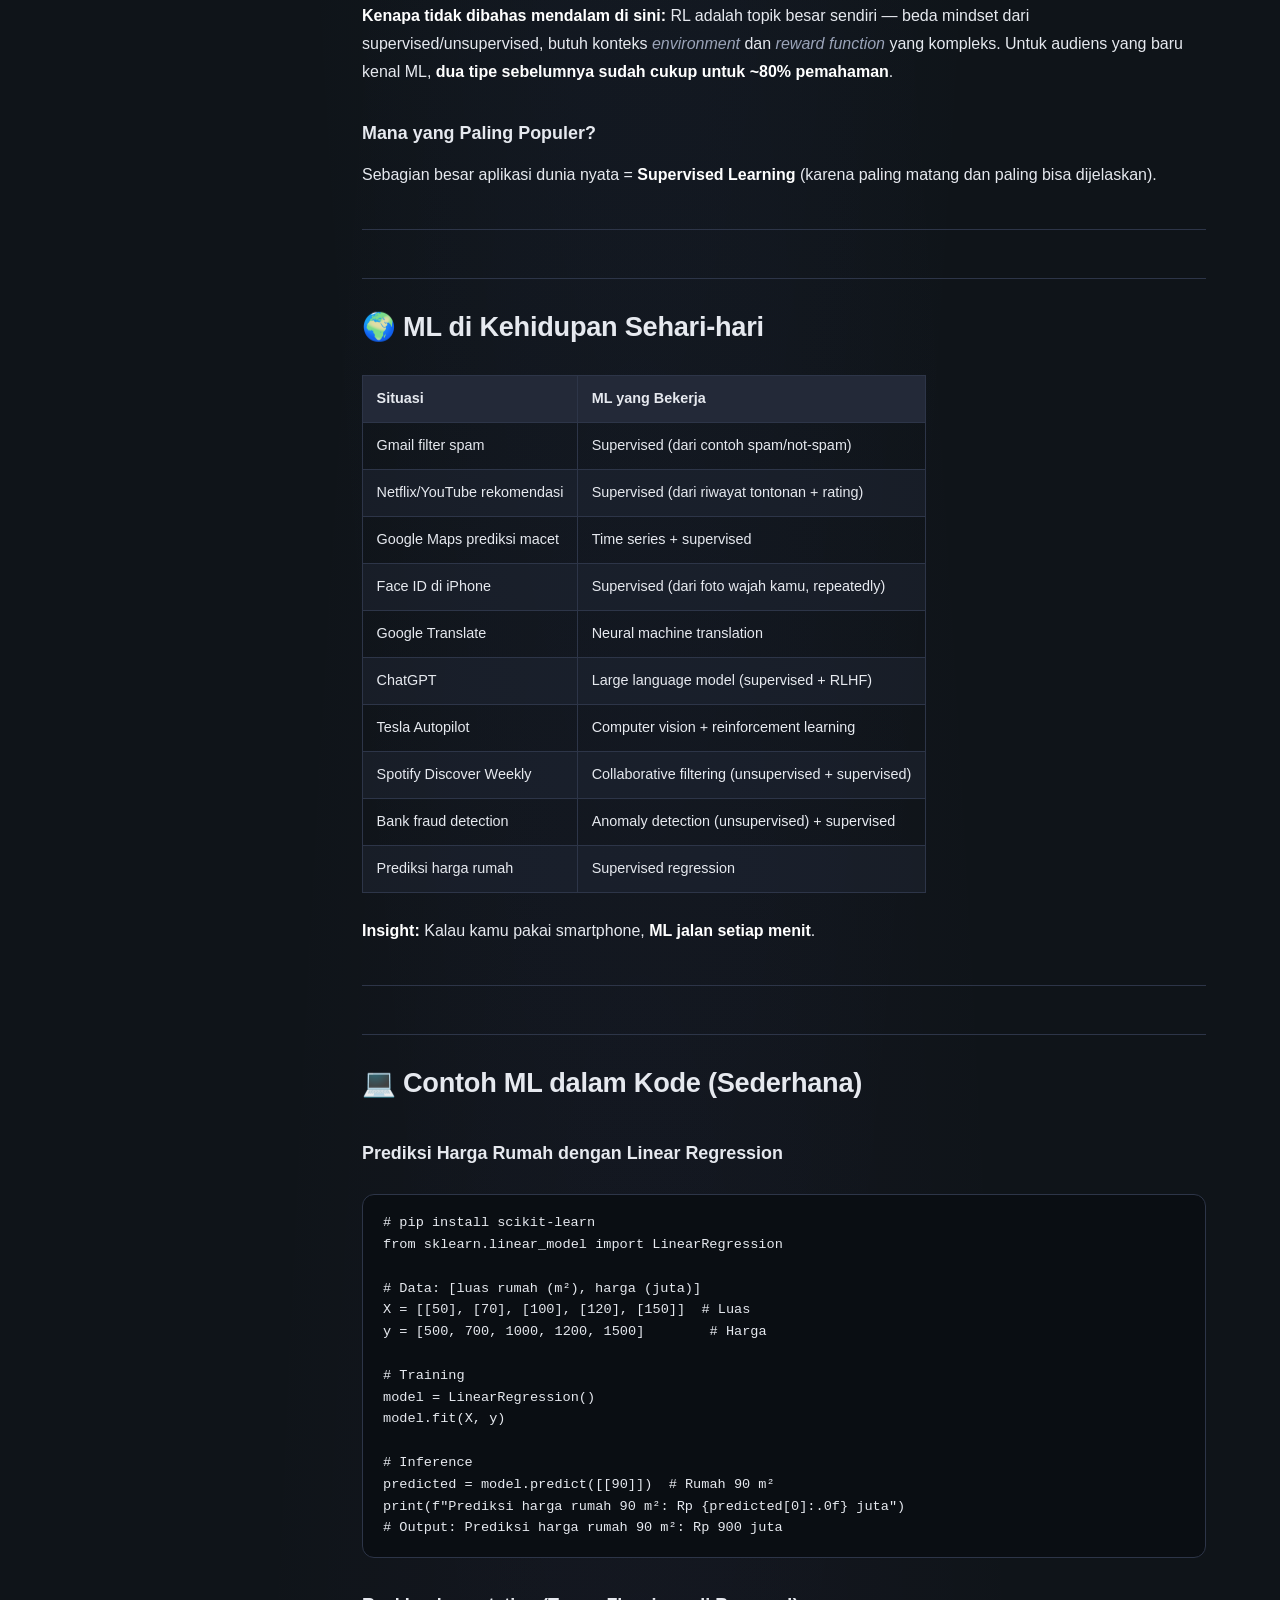
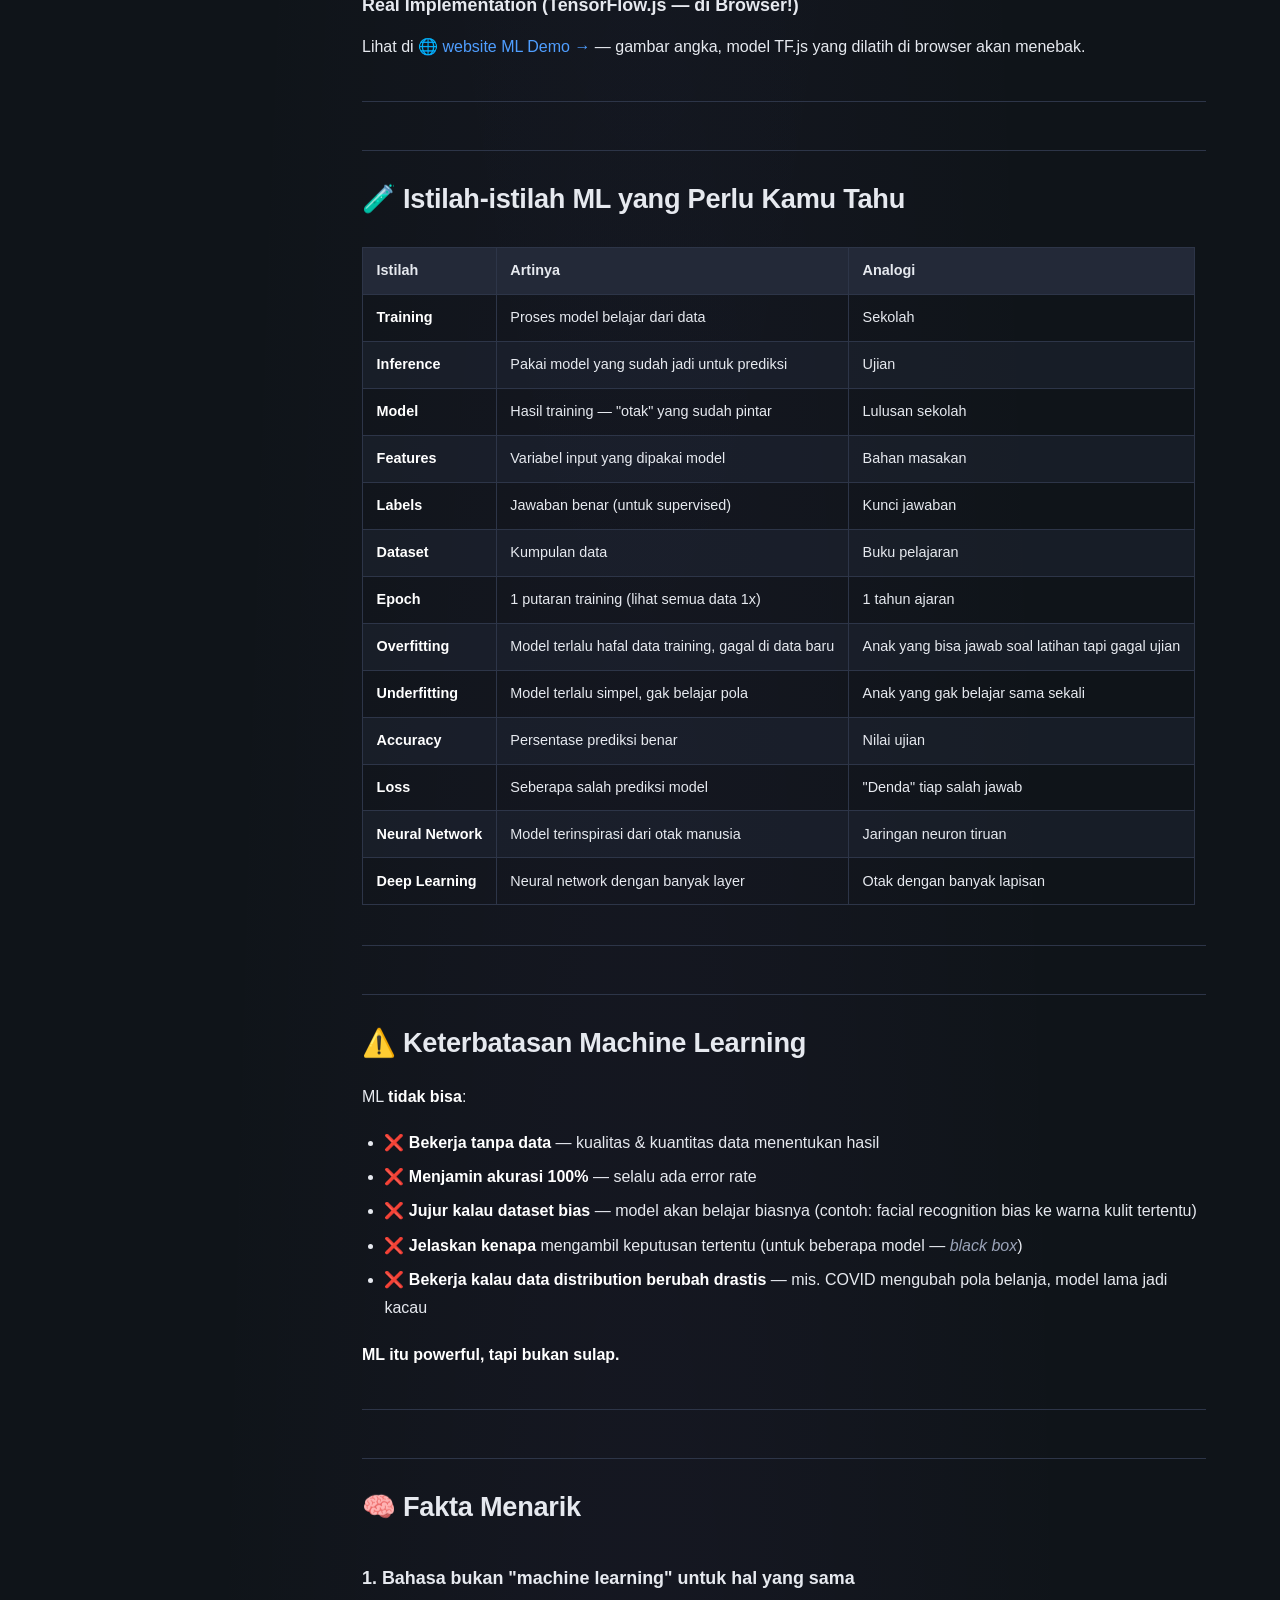
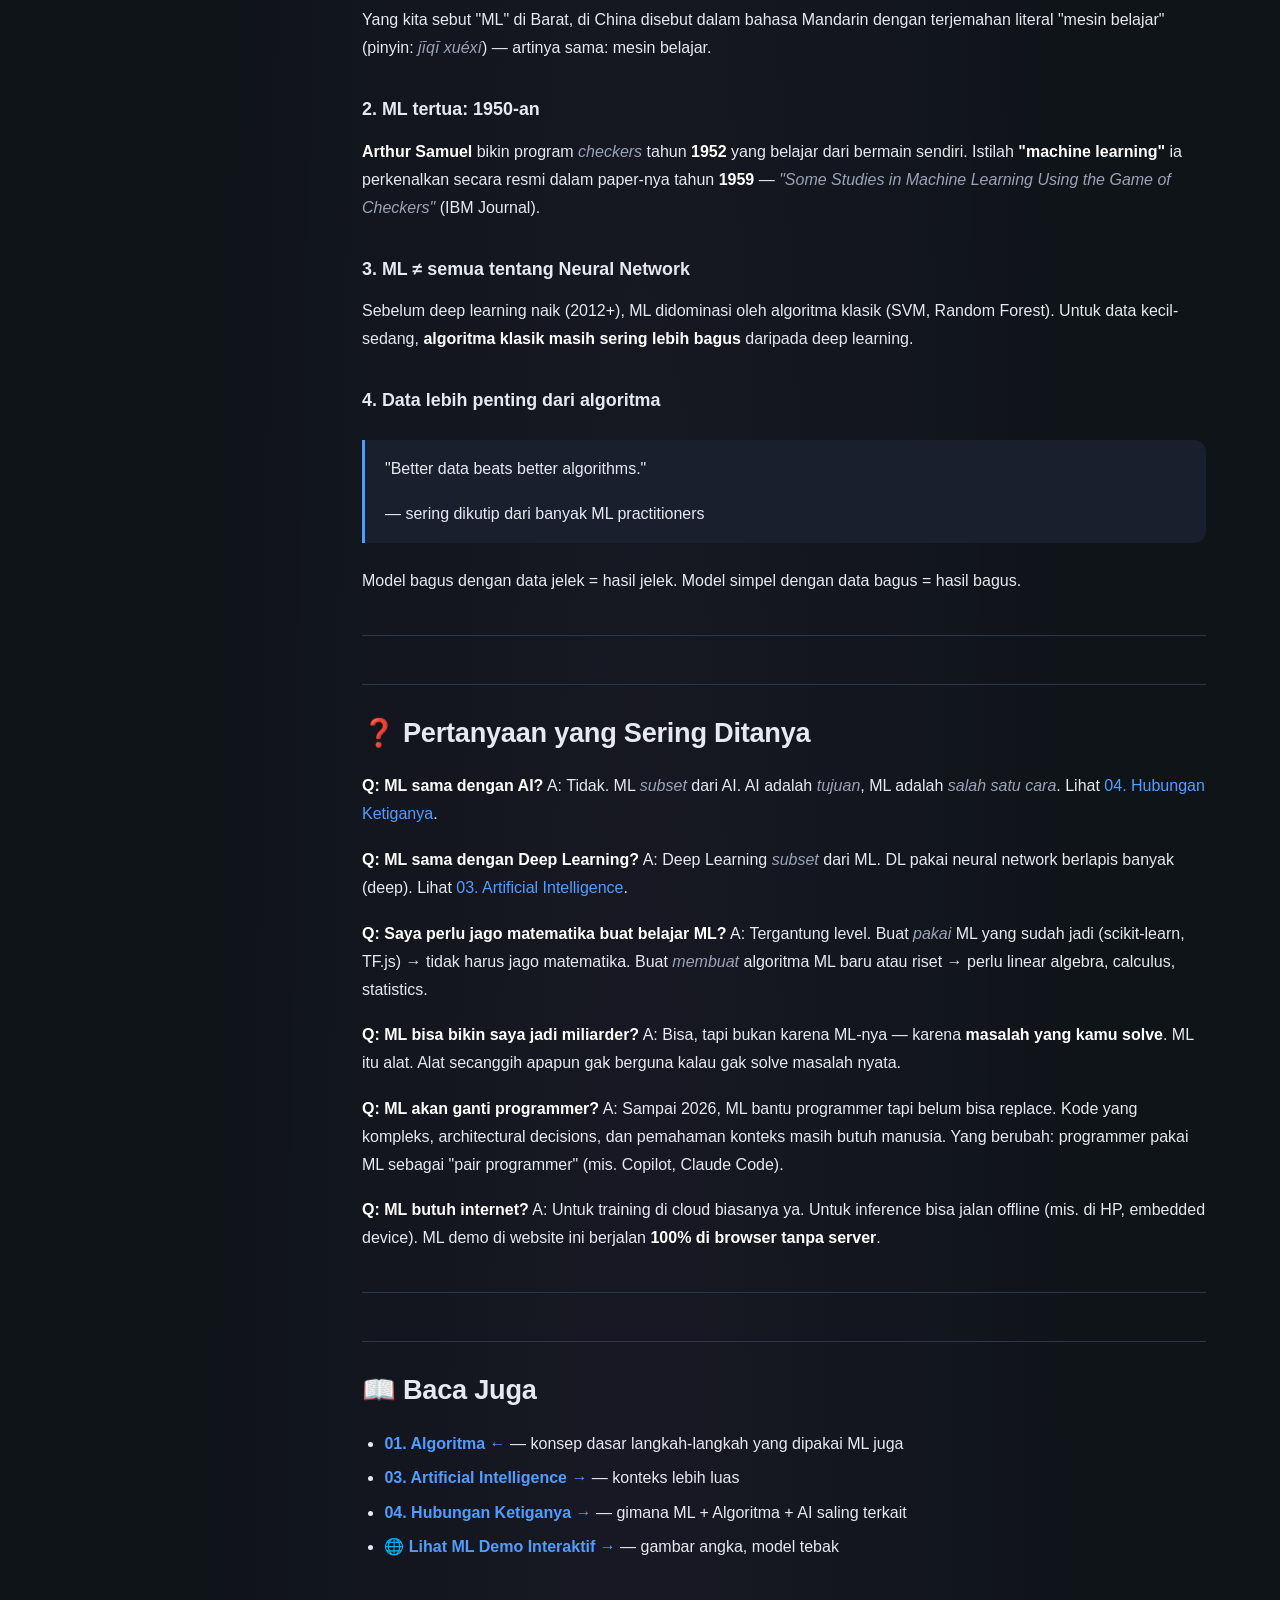
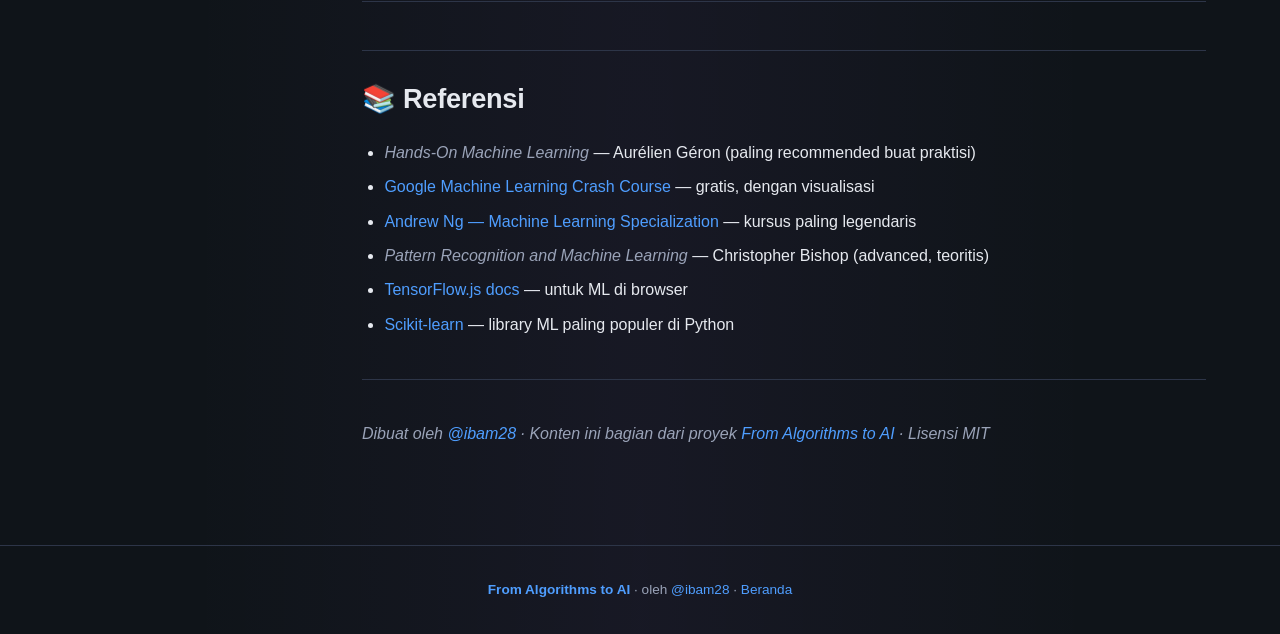
<file: docs/02-machine-learning.html>
<!DOCTYPE html>
<html lang="id">
<head>
  <meta charset="UTF-8" />
  <meta name="viewport" content="width=device-width, initial-scale=1.0" />
  <title>02. Machine Learning — From Algorithms to AI</title>
  <meta name="description" content="Mesin yang belajar dari data, bukan dari aturan yang ditulis tangan — &quot;koki yang belajar dari 10.000 percobaan&quot;." />
  <meta name="author" content="Bambang Saputra Jaya (@ibam28)" />
  <meta property="og:title" content="02. Machine Learning — From Algorithms to AI" />
  <meta property="og:description" content="Mesin yang belajar dari data, bukan dari aturan yang ditulis tangan — &quot;koki yang belajar dari 10.000 percobaan&quot;." />
  <meta property="og:type" content="article" />
  <meta property="og:image" content="https://ibam28.github.io/from-algorithms-to-ai/website/assets/og-image.png" />
  <link rel="stylesheet" href="docs.css" />
</head>
<body class="doc-page">
  <a href="#main" class="skip-link">Lewati ke konten utama</a>

  <nav class="doc-nav" aria-label="Navigasi halaman">
    <div class="doc-nav-inner">
      <a href="../index.html" class="doc-nav-brand">🧠 From Algorithms to AI</a>
      <a href="index.html" class="doc-nav-back">← Kembali ke beranda</a>
    </div>
  </nav>

  <main id="main" class="doc-main">
    <div class="doc-layout">
      <aside class="doc-toc" aria-label="Daftar isi">
        <p class="doc-toc-title">Daftar Isi</p>
        <a class="toc-l2" href="#intinya-tldr">📌 Intinya (TL;DR)</a>
        <a class="toc-l2" href="#apa-itu-machine-learning">🤔 Apa Itu Machine Learning?</a>
        <a class="toc-l3" href="#definisi-sederhana">Definisi Sederhana</a>
        <a class="toc-l3" href="#definisi-teknis">Definisi Teknis</a>
        <a class="toc-l3" href="#ml-vs-programming-tradisional">ML vs Programming Tradisional</a>
        <a class="toc-l2" href="#analogi-koki-yang-belajar-dari-10000-percobaan">🍳 Analogi: Koki yang Belajar dari 10.000 Percobaan</a>
        <a class="toc-l3" href="#koki-programmer-algoritma-biasa">Koki Programmer (Algoritma Biasa)</a>
        <a class="toc-l3" href="#koki-ml-belajar-dari-data">Koki ML (Belajar dari Data)</a>
        <a class="toc-l2" href="#cara-kerja-ml-simplified">🔄 Cara Kerja ML (Simplified)</a>
        <a class="toc-l2" href="#3-tipe-utama-machine-learning">📚 3 Tipe Utama Machine Learning</a>
        <a class="toc-l3" href="#1-supervised-learning-belajar-terarah">1. Supervised Learning (Belajar Terarah)</a>
        <a class="toc-l3" href="#2-unsupervised-learning-belajar-sendiri">2. Unsupervised Learning (Belajar Sendiri)</a>
        <a class="toc-l3" href="#3-reinforcement-learning-rl-tipe-lanjutan">3. Reinforcement Learning (RL) — Tipe Lanjutan</a>
        <a class="toc-l3" href="#mana-yang-paling-populer">Mana yang Paling Populer?</a>
        <a class="toc-l2" href="#ml-di-kehidupan-sehari-hari">🌍 ML di Kehidupan Sehari-hari</a>
        <a class="toc-l2" href="#contoh-ml-dalam-kode-sederhana">💻 Contoh ML dalam Kode (Sederhana)</a>
        <a class="toc-l3" href="#prediksi-harga-rumah-dengan-linear-regression">Prediksi Harga Rumah dengan Linear Regression</a>
        <a class="toc-l3" href="#real-implementation-tensorflowjs-di-browser">Real Implementation (TensorFlow.js — di Browser!)</a>
        <a class="toc-l2" href="#istilah-istilah-ml-yang-perlu-kamu-tahu">🧪 Istilah-istilah ML yang Perlu Kamu Tahu</a>
        <a class="toc-l2" href="#keterbatasan-machine-learning">⚠️ Keterbatasan Machine Learning</a>
        <a class="toc-l2" href="#fakta-menarik">🧠 Fakta Menarik</a>
        <a class="toc-l3" href="#1-bahasa-bukan-machine-learning-untuk-hal-yang-sama">1. Bahasa bukan &quot;machine learning&quot; untuk hal yang sama</a>
        <a class="toc-l3" href="#2-ml-tertua-1950-an">2. ML tertua: 1950-an</a>
        <a class="toc-l3" href="#3-ml-semua-tentang-neural-network">3. ML ≠ semua tentang Neural Network</a>
        <a class="toc-l3" href="#4-data-lebih-penting-dari-algoritma">4. Data lebih penting dari algoritma</a>
        <a class="toc-l2" href="#pertanyaan-yang-sering-ditanya">❓ Pertanyaan yang Sering Ditanya</a>
        <a class="toc-l2" href="#baca-juga">📖 Baca Juga</a>
        <a class="toc-l2" href="#referensi">📚 Referensi</a>
      </aside>

      <article class="doc-body">
<h1 id="02-machine-learning">02. Machine Learning</h1>
<blockquote>
<p>Mesin yang belajar dari data, bukan dari aturan yang ditulis tangan — "koki yang belajar dari 10.000 percobaan".</p>
</blockquote>
<p>📚 <strong>Bagian dari seri:</strong> <a href="https://github.com/ibam28/from-algorithms-to-ai#readme">00. Beranda</a> → <a href="01-algoritma.html">01. Algoritma</a> → <strong>02. Machine Learning</strong> → <a href="03-artificial-intelligence.html">03. Artificial Intelligence</a> → <a href="04-hubungan-ketiganya.html">04. Hubungan Ketiganya</a></p>
<hr />
<h2 id="intinya-tldr">📌 Intinya (TL;DR)</h2>
<table>
<thead>
<tr>
<th>Pertanyaan</th>
<th>Jawaban Singkat</th>
</tr>
</thead>
<tbody>
<tr>
<td>Apa itu Machine Learning?</td>
<td>Sub-bidang AI di mana mesin <em>belajar</em> dari data, bukan dari aturan</td>
</tr>
<tr>
<td>Bedanya dengan algoritma biasa?</td>
<td>Algoritma biasa = aturan ditulis manual. ML = aturan <em>ditemukan sendiri</em> dari data</td>
</tr>
<tr>
<td>ML = AI?</td>
<td>Tidak. ML adalah <em>salah satu cara</em> mencapai AI. Masih ada cara lain</td>
</tr>
<tr>
<td>Butuh data banyak?</td>
<td>Ya, ML butuh data untuk belajar — makin banyak (yang berkualitas), makin bagus</td>
</tr>
</tbody>
</table>
<hr />
<h2 id="apa-itu-machine-learning">🤔 Apa Itu Machine Learning?</h2>
<h3 id="definisi-sederhana">Definisi Sederhana</h3>
<blockquote>
<p><strong>Machine Learning = program yang belajar dari contoh, bukan dari instruksi.</strong></p>
</blockquote>
<p>Kamu kasih banyak contoh, mesin cari polanya sendiri. Habis itu, dia bisa menebak pola baru yang mirip.</p>
<h3 id="definisi-teknis">Definisi Teknis</h3>
<blockquote>
<p><em>"A computer program is said to learn from experience E with respect to some class of tasks T and performance measure P, if its performance at tasks in T, as measured by P, improves with experience E."</em></p>
<p>— <strong>Tom Mitchell</strong> (1997, <em>Machine Learning</em>, McGraw-Hill)</p>
</blockquote>
<p>Artinya: program ML adalah program yang <strong>kinerjanya meningkat</strong> seiring makin banyak <em>pengalaman</em> (data) yang dia dapat, dalam <em>tugas</em> tertentu, diukur dengan <em>metrik</em> tertentu.</p>
<h3 id="ml-vs-programming-tradisional">ML vs Programming Tradisional</h3>
<table>
<thead>
<tr>
<th>Aspek</th>
<th>Programming Tradisional</th>
<th>Machine Learning</th>
</tr>
</thead>
<tbody>
<tr>
<td><strong>Input</strong></td>
<td>Data + Aturan</td>
<td>Data + Jawaban yang benar</td>
</tr>
<tr>
<td><strong>Output</strong></td>
<td>Jawaban</td>
<td>Aturan (model)</td>
</tr>
<tr>
<td><strong>Siapa yang cari pola?</strong></td>
<td>Programmer</td>
<td>Algoritma ML</td>
</tr>
<tr>
<td><strong>Update aturan</strong></td>
<td>Edit kode manual</td>
<td>Training ulang dengan data baru</td>
</tr>
<tr>
<td><strong>Contoh</strong></td>
<td>"Kalau email ada kata 'gratis', tandai spam"</td>
<td>"Ini 10.000 email, 5.000 spam, 5.000 bukan. Cari polanya."</td>
</tr>
</tbody>
</table>
<p><strong>Perbedaan kunci:</strong> programmer <em>menulis</em> aturan vs algoritma ML <em>menemukan</em> aturan.</p>
<hr />
<h2 id="analogi-koki-yang-belajar-dari-10000-percobaan">🍳 Analogi: Koki yang Belajar dari 10.000 Percobaan</h2>
<p>Bayangkan dua cara bikin koki:</p>
<h3 id="koki-programmer-algoritma-biasa">Koki Programmer (Algoritma Biasa)</h3>
<p>Kamu kasih <strong>resep detail</strong>:</p>
<div class="highlight"><pre><span></span><code>IF air mendidih:
  Masukkan mie
  Tunggu 3 menit
  Tiriskan
  Sajikan
</code></pre></div>

<p>Koki cuma bisa masak mie. Kalau disuruh masak pasta, dia <strong>gagal</strong> karena gak ada resepnya.</p>
<h3 id="koki-ml-belajar-dari-data">Koki ML (Belajar dari Data)</h3>
<p>Kamu kasih <strong>contoh hasil masak orang lain</strong> + rating-nya:
- Resep A → rasa 2/5
- Resep B → rasa 8/5
- Resep C → rasa 9/5
- ... (10.000 contoh)</p>
<p>Koki <strong>belajar sendiri</strong> pola "resep enak" dari data. Habis itu, dia bisa bikin <strong>resep baru</strong> yang belum pernah ada di training, dan masih mungkin enak.</p>
<p><strong>Analogi ini menjelaskan 3 sifat utama ML:</strong></p>
<ol>
<li><strong>Butuh banyak data</strong> — kayak koki perlu 10.000 percobaan</li>
<li><strong>Generalisasi</strong> — bisa apply ke situasi baru yang mirip</li>
<li><strong>Bisa salah</strong> — kalau datanya jelek, hasilnya jelek (Garbage In, Garbage Out)</li>
</ol>
<hr />
<h2 id="cara-kerja-ml-simplified">🔄 Cara Kerja ML (Simplified)</h2>
<div class="highlight"><pre><span></span><code>┌──────────────┐
│  Data        │  ← Email spam/non-spam, foto kucing, harga rumah
└──────┬───────┘
       ↓
┌──────────────┐
│ Preprocessing│  ← Bersih-bersih, normalisasi, label
└──────┬───────┘
       ↓
┌──────────────┐
│  Training    │  ← Algoritma ML cari pola dari data
│ (belajar)    │
└──────┬───────┘
       ↓
┌──────────────┐
│   Model      │  ← &quot;Otak&quot; yang sudah belajar
│ (hasil)      │
└──────┬───────┘
       ↓
┌──────────────┐
│  Inference   │  ← Pakai model untuk prediksi data baru
│ (pakai)      │
└──────────────┘
</code></pre></div>

<p><strong>Training = sekolah. Inference = ujian.</strong></p>
<p>Training butuh waktu &amp; data banyak. Inference biasanya cepat &amp; murah.</p>
<hr />
<h2 id="3-tipe-utama-machine-learning">📚 3 Tipe Utama Machine Learning</h2>
<h3 id="1-supervised-learning-belajar-terarah">1. Supervised Learning (Belajar Terarah)</h3>
<div class="highlight"><pre><span></span><code>Data: [Input] + [Label/Jawaban yang benar]
Tujuan: Model belajar mapping Input → Label
</code></pre></div>

<p><strong>Contoh:</strong>
- Email + label spam/not-spam → model bisa filter spam
- Foto + label kucing/anjing → model bisa klasifikasi
- Data rumah + harga → model bisa prediksi harga</p>
<p><strong>Algoritma populer:</strong> Linear Regression, Logistic Regression, Decision Tree, Random Forest, Neural Network, SVM</p>
<p><strong>Analogi:</strong> Belajar dengan <strong>guru yang kasih kunci jawaban</strong>.</p>
<h3 id="2-unsupervised-learning-belajar-sendiri">2. Unsupervised Learning (Belajar Sendiri)</h3>
<div class="highlight"><pre><span></span><code>Data: [Input] saja (tanpa label)
Tujuan: Model cari struktur/pola sendiri
</code></pre></div>

<p><strong>Contoh:</strong>
- Data customer → segmentasi (kelompokin customer mirip)
- Artikel berita → topik-topik yang muncul
- Anomali deteksi → cari yang "aneh"</p>
<p><strong>Algoritma populer:</strong> K-Means, DBSCAN, PCA, Autoencoder</p>
<p><strong>Analogi:</strong> Belajar <strong>tanpa guru</strong> — kamu sendiri yang cari pengelompokan.</p>
<h3 id="3-reinforcement-learning-rl-tipe-lanjutan">3. Reinforcement Learning (RL) — Tipe Lanjutan</h3>
<blockquote>
<p><strong>Catatan:</strong> RL dibahas singkat di sini karena bisa overwhelming untuk first contact. Untuk deep-dive (AlphaGo, robotics, game AI), lihat sumber bacaan di akhir dokumen.</p>
</blockquote>
<div class="highlight"><pre><span></span><code>Data: Aksi → Hasil (reward atau punishment)
Tujuan: Model belajar policy yang maximize reward
</code></pre></div>

<p><strong>Singkatnya:</strong> agent belajar dengan coba-coba — aksi yang menghasilkan reward diulang, yang menghasilkan punishment dihindari. Analogi: anak kecil belajar naik sepeda (jatuh = belajar, jalan = belajar terus). Contoh terkenal: AlphaGo (game), self-driving car (salah satu tekniknya).</p>
<p><strong>Kenapa tidak dibahas mendalam di sini:</strong> RL adalah topik besar sendiri — beda mindset dari supervised/unsupervised, butuh konteks <em>environment</em> dan <em>reward function</em> yang kompleks. Untuk audiens yang baru kenal ML, <strong>dua tipe sebelumnya sudah cukup untuk ~80% pemahaman</strong>.</p>
<h3 id="mana-yang-paling-populer">Mana yang Paling Populer?</h3>
<p>Sebagian besar aplikasi dunia nyata = <strong>Supervised Learning</strong> (karena paling matang dan paling bisa dijelaskan).</p>
<hr />
<h2 id="ml-di-kehidupan-sehari-hari">🌍 ML di Kehidupan Sehari-hari</h2>
<table>
<thead>
<tr>
<th>Situasi</th>
<th>ML yang Bekerja</th>
</tr>
</thead>
<tbody>
<tr>
<td>Gmail filter spam</td>
<td>Supervised (dari contoh spam/not-spam)</td>
</tr>
<tr>
<td>Netflix/YouTube rekomendasi</td>
<td>Supervised (dari riwayat tontonan + rating)</td>
</tr>
<tr>
<td>Google Maps prediksi macet</td>
<td>Time series + supervised</td>
</tr>
<tr>
<td>Face ID di iPhone</td>
<td>Supervised (dari foto wajah kamu, repeatedly)</td>
</tr>
<tr>
<td>Google Translate</td>
<td>Neural machine translation</td>
</tr>
<tr>
<td>ChatGPT</td>
<td>Large language model (supervised + RLHF)</td>
</tr>
<tr>
<td>Tesla Autopilot</td>
<td>Computer vision + reinforcement learning</td>
</tr>
<tr>
<td>Spotify Discover Weekly</td>
<td>Collaborative filtering (unsupervised + supervised)</td>
</tr>
<tr>
<td>Bank fraud detection</td>
<td>Anomaly detection (unsupervised) + supervised</td>
</tr>
<tr>
<td>Prediksi harga rumah</td>
<td>Supervised regression</td>
</tr>
</tbody>
</table>
<p><strong>Insight:</strong> Kalau kamu pakai smartphone, <strong>ML jalan setiap menit</strong>.</p>
<hr />
<h2 id="contoh-ml-dalam-kode-sederhana">💻 Contoh ML dalam Kode (Sederhana)</h2>
<h3 id="prediksi-harga-rumah-dengan-linear-regression">Prediksi Harga Rumah dengan Linear Regression</h3>
<div class="highlight"><pre><span></span><code><span class="c1"># pip install scikit-learn</span>
<span class="kn">from</span> <span class="nn">sklearn.linear_model</span> <span class="kn">import</span> <span class="n">LinearRegression</span>

<span class="c1"># Data: [luas rumah (m²), harga (juta)]</span>
<span class="n">X</span> <span class="o">=</span> <span class="p">[[</span><span class="mi">50</span><span class="p">],</span> <span class="p">[</span><span class="mi">70</span><span class="p">],</span> <span class="p">[</span><span class="mi">100</span><span class="p">],</span> <span class="p">[</span><span class="mi">120</span><span class="p">],</span> <span class="p">[</span><span class="mi">150</span><span class="p">]]</span>  <span class="c1"># Luas</span>
<span class="n">y</span> <span class="o">=</span> <span class="p">[</span><span class="mi">500</span><span class="p">,</span> <span class="mi">700</span><span class="p">,</span> <span class="mi">1000</span><span class="p">,</span> <span class="mi">1200</span><span class="p">,</span> <span class="mi">1500</span><span class="p">]</span>        <span class="c1"># Harga</span>

<span class="c1"># Training</span>
<span class="n">model</span> <span class="o">=</span> <span class="n">LinearRegression</span><span class="p">()</span>
<span class="n">model</span><span class="o">.</span><span class="n">fit</span><span class="p">(</span><span class="n">X</span><span class="p">,</span> <span class="n">y</span><span class="p">)</span>

<span class="c1"># Inference</span>
<span class="n">predicted</span> <span class="o">=</span> <span class="n">model</span><span class="o">.</span><span class="n">predict</span><span class="p">([[</span><span class="mi">90</span><span class="p">]])</span>  <span class="c1"># Rumah 90 m²</span>
<span class="nb">print</span><span class="p">(</span><span class="sa">f</span><span class="s2">&quot;Prediksi harga rumah 90 m²: Rp </span><span class="si">{</span><span class="n">predicted</span><span class="p">[</span><span class="mi">0</span><span class="p">]</span><span class="si">:</span><span class="s2">.0f</span><span class="si">}</span><span class="s2"> juta&quot;</span><span class="p">)</span>
<span class="c1"># Output: Prediksi harga rumah 90 m²: Rp 900 juta</span>
</code></pre></div>

<h3 id="real-implementation-tensorflowjs-di-browser">Real Implementation (TensorFlow.js — di Browser!)</h3>
<p>Lihat di <a href="../website/js/ml-demo/mnist.html">🌐 website ML Demo →</a> — gambar angka, model TF.js yang dilatih di browser akan menebak.</p>
<hr />
<h2 id="istilah-istilah-ml-yang-perlu-kamu-tahu">🧪 Istilah-istilah ML yang Perlu Kamu Tahu</h2>
<table>
<thead>
<tr>
<th>Istilah</th>
<th>Artinya</th>
<th>Analogi</th>
</tr>
</thead>
<tbody>
<tr>
<td><strong>Training</strong></td>
<td>Proses model belajar dari data</td>
<td>Sekolah</td>
</tr>
<tr>
<td><strong>Inference</strong></td>
<td>Pakai model yang sudah jadi untuk prediksi</td>
<td>Ujian</td>
</tr>
<tr>
<td><strong>Model</strong></td>
<td>Hasil training — "otak" yang sudah pintar</td>
<td>Lulusan sekolah</td>
</tr>
<tr>
<td><strong>Features</strong></td>
<td>Variabel input yang dipakai model</td>
<td>Bahan masakan</td>
</tr>
<tr>
<td><strong>Labels</strong></td>
<td>Jawaban benar (untuk supervised)</td>
<td>Kunci jawaban</td>
</tr>
<tr>
<td><strong>Dataset</strong></td>
<td>Kumpulan data</td>
<td>Buku pelajaran</td>
</tr>
<tr>
<td><strong>Epoch</strong></td>
<td>1 putaran training (lihat semua data 1x)</td>
<td>1 tahun ajaran</td>
</tr>
<tr>
<td><strong>Overfitting</strong></td>
<td>Model terlalu hafal data training, gagal di data baru</td>
<td>Anak yang bisa jawab soal latihan tapi gagal ujian</td>
</tr>
<tr>
<td><strong>Underfitting</strong></td>
<td>Model terlalu simpel, gak belajar pola</td>
<td>Anak yang gak belajar sama sekali</td>
</tr>
<tr>
<td><strong>Accuracy</strong></td>
<td>Persentase prediksi benar</td>
<td>Nilai ujian</td>
</tr>
<tr>
<td><strong>Loss</strong></td>
<td>Seberapa salah prediksi model</td>
<td>"Denda" tiap salah jawab</td>
</tr>
<tr>
<td><strong>Neural Network</strong></td>
<td>Model terinspirasi dari otak manusia</td>
<td>Jaringan neuron tiruan</td>
</tr>
<tr>
<td><strong>Deep Learning</strong></td>
<td>Neural network dengan banyak layer</td>
<td>Otak dengan banyak lapisan</td>
</tr>
</tbody>
</table>
<hr />
<h2 id="keterbatasan-machine-learning">⚠️ Keterbatasan Machine Learning</h2>
<p>ML <strong>tidak bisa</strong>:</p>
<ul>
<li>❌ <strong>Bekerja tanpa data</strong> — kualitas &amp; kuantitas data menentukan hasil</li>
<li>❌ <strong>Menjamin akurasi 100%</strong> — selalu ada error rate</li>
<li>❌ <strong>Jujur kalau dataset bias</strong> — model akan belajar biasnya (contoh: facial recognition bias ke warna kulit tertentu)</li>
<li>❌ <strong>Jelaskan kenapa</strong> mengambil keputusan tertentu (untuk beberapa model — <em>black box</em>)</li>
<li>❌ <strong>Bekerja kalau data distribution berubah drastis</strong> — mis. COVID mengubah pola belanja, model lama jadi kacau</li>
</ul>
<p><strong>ML itu powerful, tapi bukan sulap.</strong></p>
<hr />
<h2 id="fakta-menarik">🧠 Fakta Menarik</h2>
<h3 id="1-bahasa-bukan-machine-learning-untuk-hal-yang-sama">1. Bahasa bukan "machine learning" untuk hal yang sama</h3>
<p>Yang kita sebut "ML" di Barat, di China disebut dalam bahasa Mandarin dengan terjemahan literal "mesin belajar" (pinyin: <em>jīqī xuéxí</em>) — artinya sama: mesin belajar.</p>
<h3 id="2-ml-tertua-1950-an">2. ML tertua: 1950-an</h3>
<p><strong>Arthur Samuel</strong> bikin program <em>checkers</em> tahun <strong>1952</strong> yang belajar dari bermain sendiri. Istilah <strong>"machine learning"</strong> ia perkenalkan secara resmi dalam paper-nya tahun <strong>1959</strong> — <em>"Some Studies in Machine Learning Using the Game of Checkers"</em> (IBM Journal).</p>
<h3 id="3-ml-semua-tentang-neural-network">3. ML ≠ semua tentang Neural Network</h3>
<p>Sebelum deep learning naik (2012+), ML didominasi oleh algoritma klasik (SVM, Random Forest). Untuk data kecil-sedang, <strong>algoritma klasik masih sering lebih bagus</strong> daripada deep learning.</p>
<h3 id="4-data-lebih-penting-dari-algoritma">4. Data lebih penting dari algoritma</h3>
<blockquote>
<p>"Better data beats better algorithms."</p>
<p>— sering dikutip dari banyak ML practitioners</p>
</blockquote>
<p>Model bagus dengan data jelek = hasil jelek. Model simpel dengan data bagus = hasil bagus.</p>
<hr />
<h2 id="pertanyaan-yang-sering-ditanya">❓ Pertanyaan yang Sering Ditanya</h2>
<p><strong>Q: ML sama dengan AI?</strong>
A: Tidak. ML <em>subset</em> dari AI. AI adalah <em>tujuan</em>, ML adalah <em>salah satu cara</em>. Lihat <a href="04-hubungan-ketiganya.html">04. Hubungan Ketiganya</a>.</p>
<p><strong>Q: ML sama dengan Deep Learning?</strong>
A: Deep Learning <em>subset</em> dari ML. DL pakai neural network berlapis banyak (deep). Lihat <a href="03-artificial-intelligence.html">03. Artificial Intelligence</a>.</p>
<p><strong>Q: Saya perlu jago matematika buat belajar ML?</strong>
A: Tergantung level. Buat <em>pakai</em> ML yang sudah jadi (scikit-learn, TF.js) → tidak harus jago matematika. Buat <em>membuat</em> algoritma ML baru atau riset → perlu linear algebra, calculus, statistics.</p>
<p><strong>Q: ML bisa bikin saya jadi miliarder?</strong>
A: Bisa, tapi bukan karena ML-nya — karena <strong>masalah yang kamu solve</strong>. ML itu alat. Alat secanggih apapun gak berguna kalau gak solve masalah nyata.</p>
<p><strong>Q: ML akan ganti programmer?</strong>
A: Sampai 2026, ML bantu programmer tapi belum bisa replace. Kode yang kompleks, architectural decisions, dan pemahaman konteks masih butuh manusia. Yang berubah: programmer pakai ML sebagai "pair programmer" (mis. Copilot, Claude Code).</p>
<p><strong>Q: ML butuh internet?</strong>
A: Untuk training di cloud biasanya ya. Untuk inference bisa jalan offline (mis. di HP, embedded device). ML demo di website ini berjalan <strong>100% di browser tanpa server</strong>.</p>
<hr />
<h2 id="baca-juga">📖 Baca Juga</h2>
<ul>
<li><strong><a href="01-algoritma.html">01. Algoritma ←</a></strong> — konsep dasar langkah-langkah yang dipakai ML juga</li>
<li><strong><a href="03-artificial-intelligence.html">03. Artificial Intelligence →</a></strong> — konteks lebih luas</li>
<li><strong><a href="04-hubungan-ketiganya.html">04. Hubungan Ketiganya →</a></strong> — gimana ML + Algoritma + AI saling terkait</li>
<li><strong><a href="../website/js/ml-demo/mnist.html">🌐 Lihat ML Demo Interaktif →</a></strong> — gambar angka, model tebak</li>
</ul>
<hr />
<h2 id="referensi">📚 Referensi</h2>
<ul>
<li><em>Hands-On Machine Learning</em> — Aurélien Géron (paling recommended buat praktisi)</li>
<li><a href="https://developers.google.com/machine-learning/crash-course">Google Machine Learning Crash Course</a> — gratis, dengan visualisasi</li>
<li><a href="https://www.coursera.org/specializations/machine-learning-introduction">Andrew Ng — Machine Learning Specialization</a> — kursus paling legendaris</li>
<li><em>Pattern Recognition and Machine Learning</em> — Christopher Bishop (advanced, teoritis)</li>
<li><a href="https://www.tensorflow.org/js">TensorFlow.js docs</a> — untuk ML di browser</li>
<li><a href="https://scikit-learn.org/">Scikit-learn</a> — library ML paling populer di Python</li>
</ul>
<hr />
<p><em>Dibuat oleh <a href="https://github.com/ibam28">@ibam28</a> · Konten ini bagian dari proyek <a href="https://github.com/ibam28/from-algorithms-to-ai#readme">From Algorithms to AI</a> · Lisensi MIT</em></p>
      </article>
    </div>
  </main>

  <footer class="doc-footer">
    <p>
      <a href="https://github.com/ibam28/from-algorithms-to-ai"><strong>From Algorithms to AI</strong></a>
      · oleh <a href="https://github.com/ibam28">@ibam28</a>
      · <a href="../index.html">Beranda</a>
    </p>
  </footer>
</body>
</html>
</file>
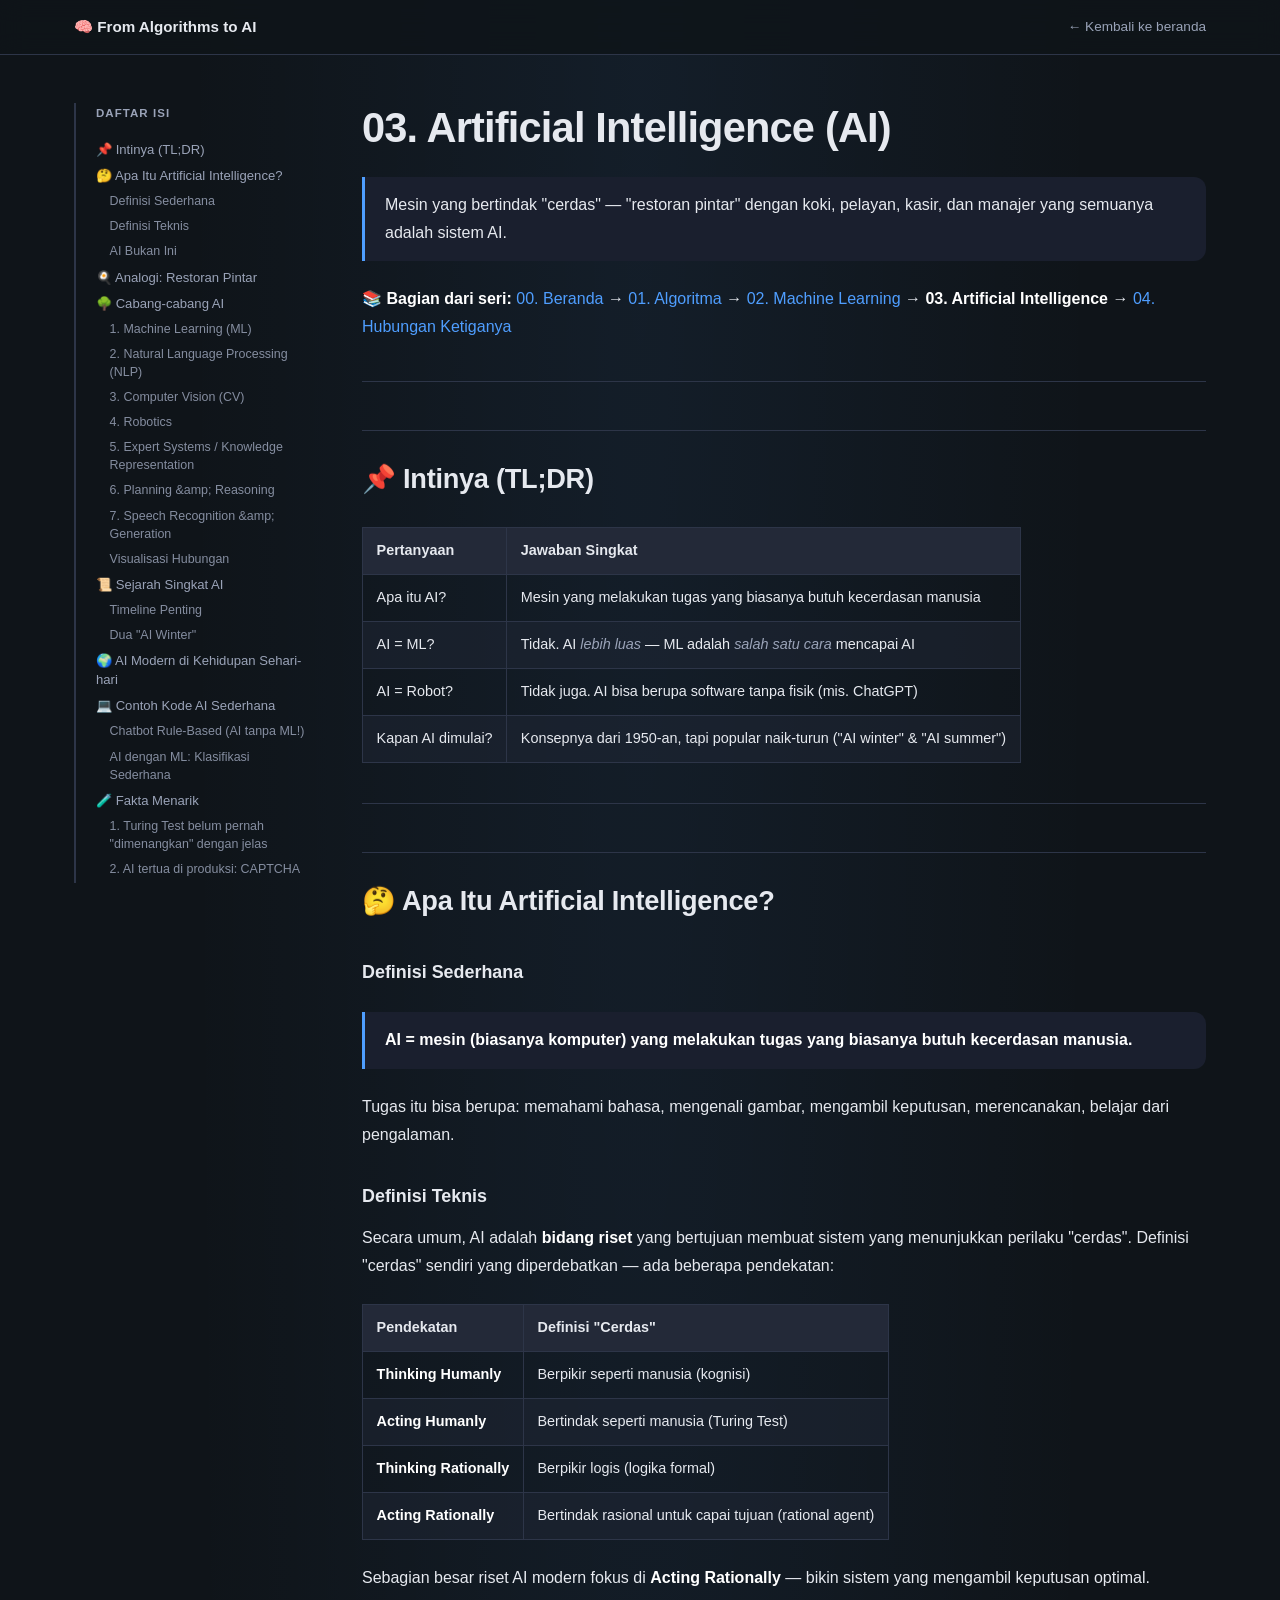
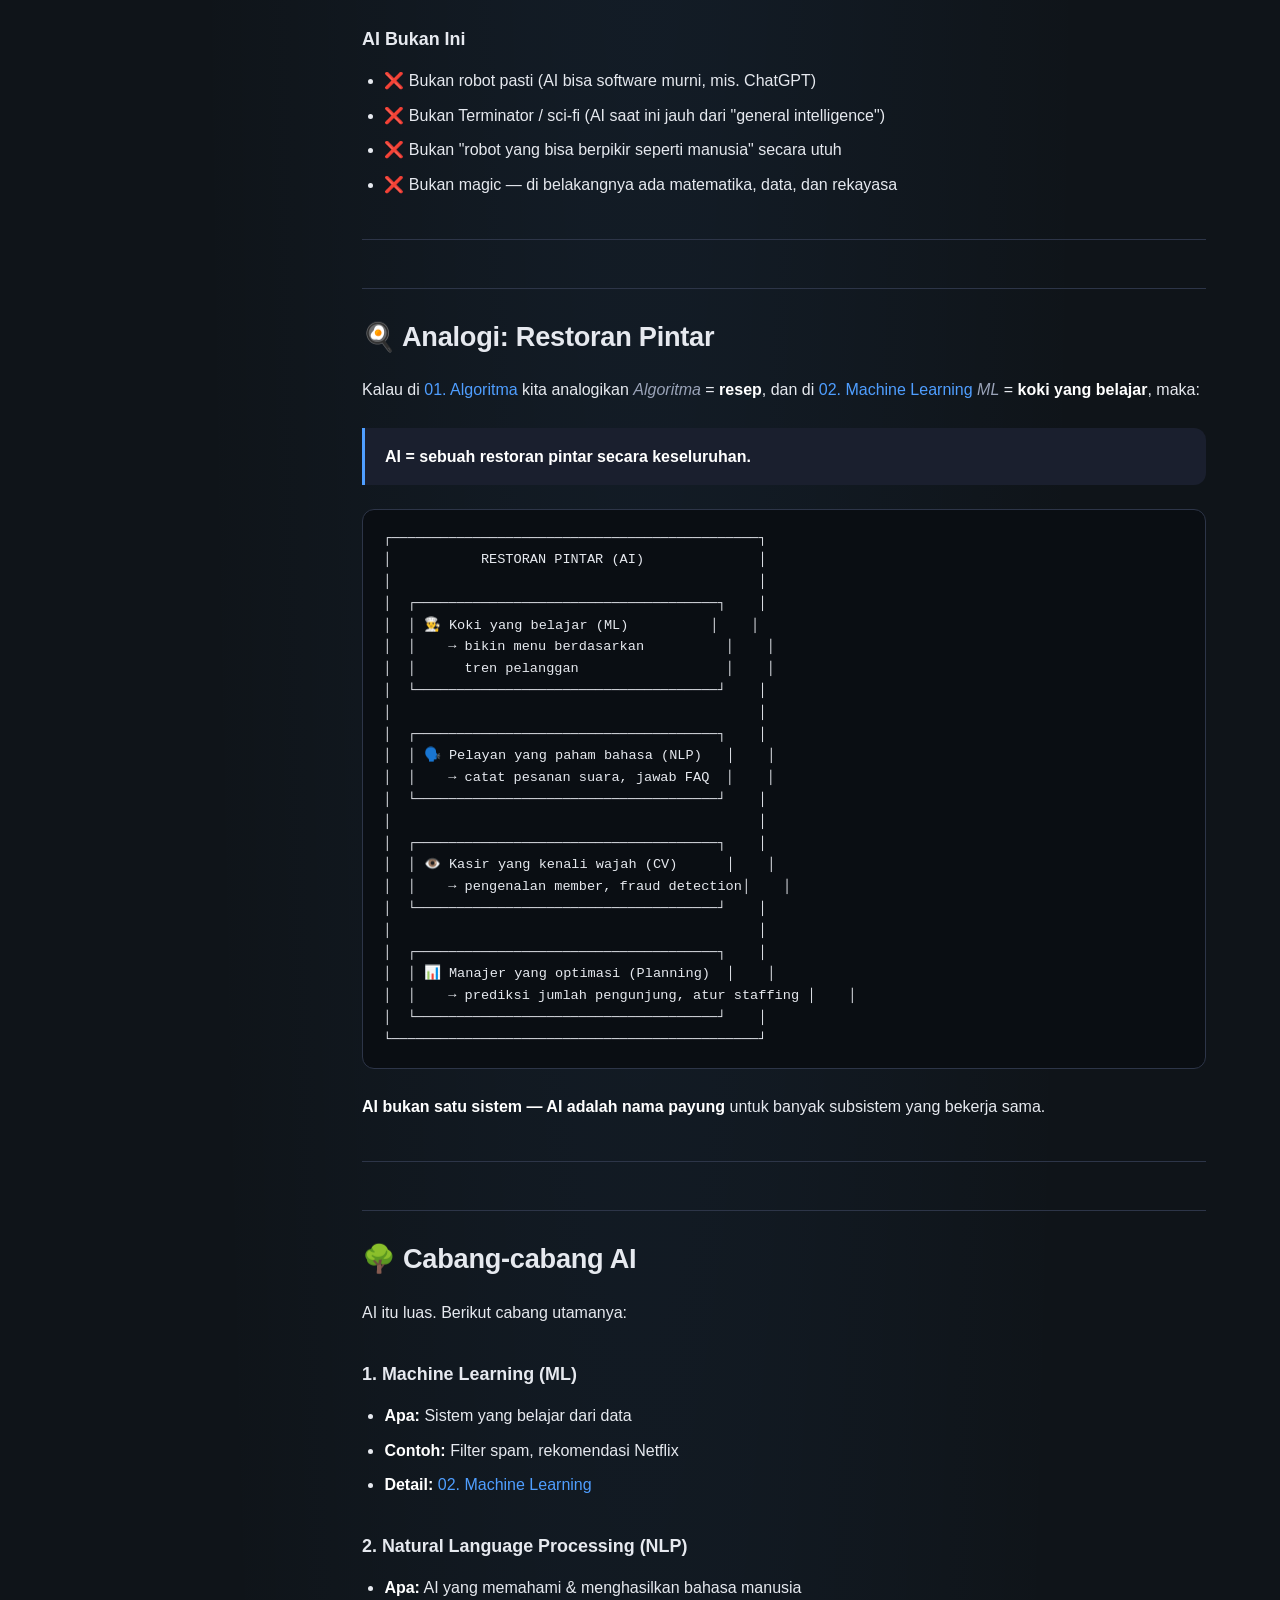
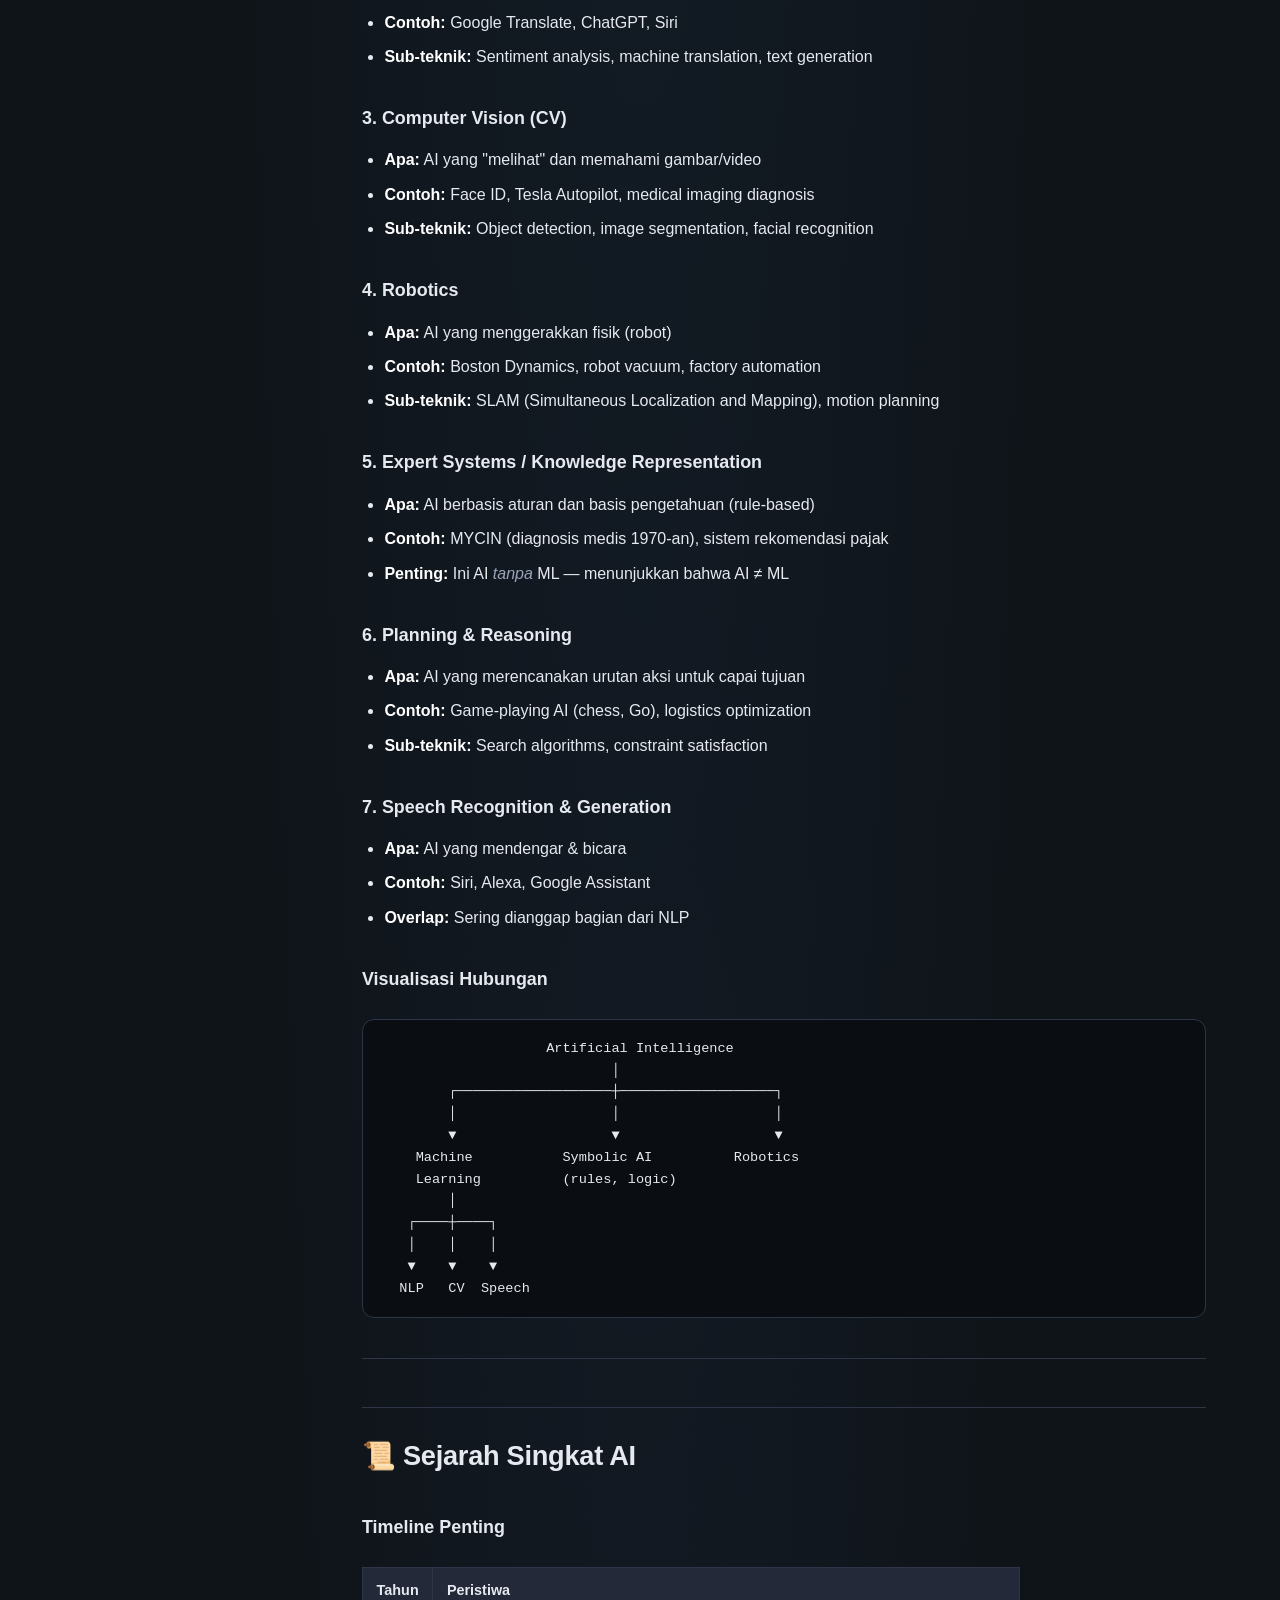
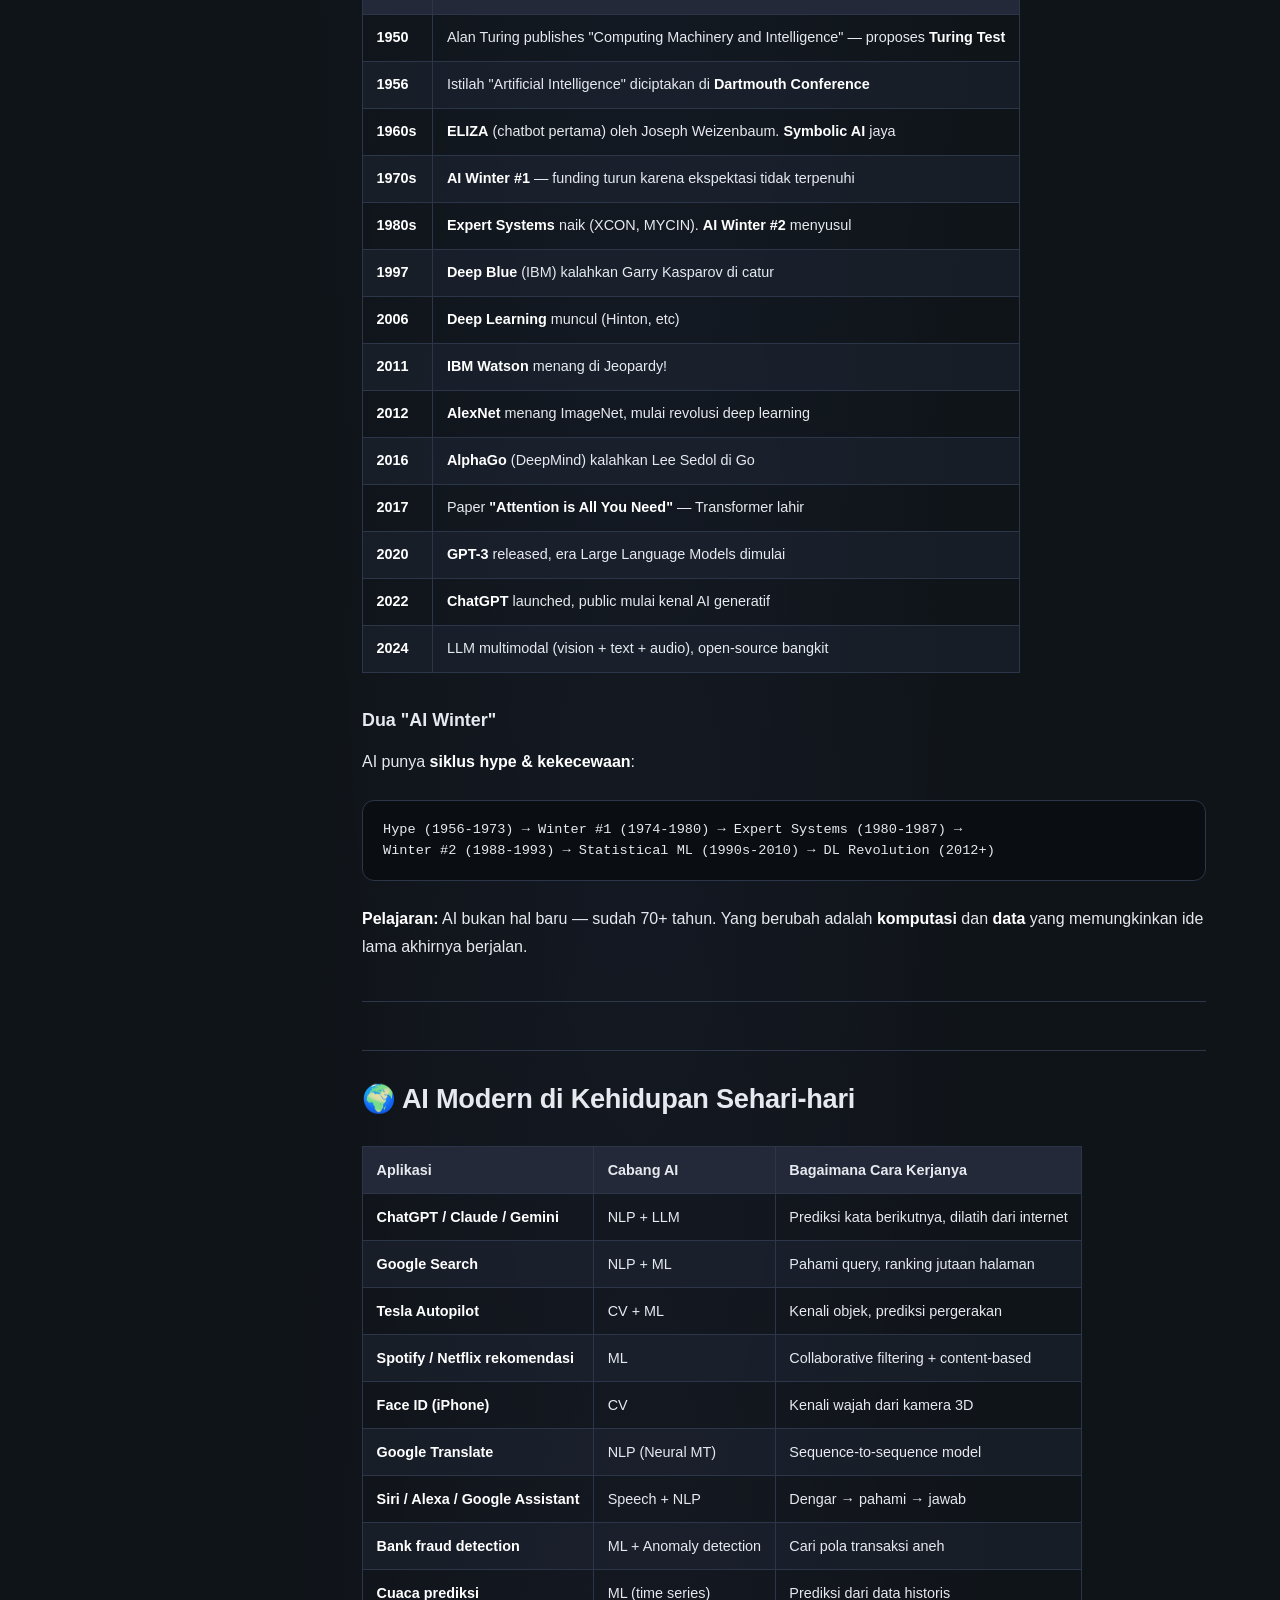
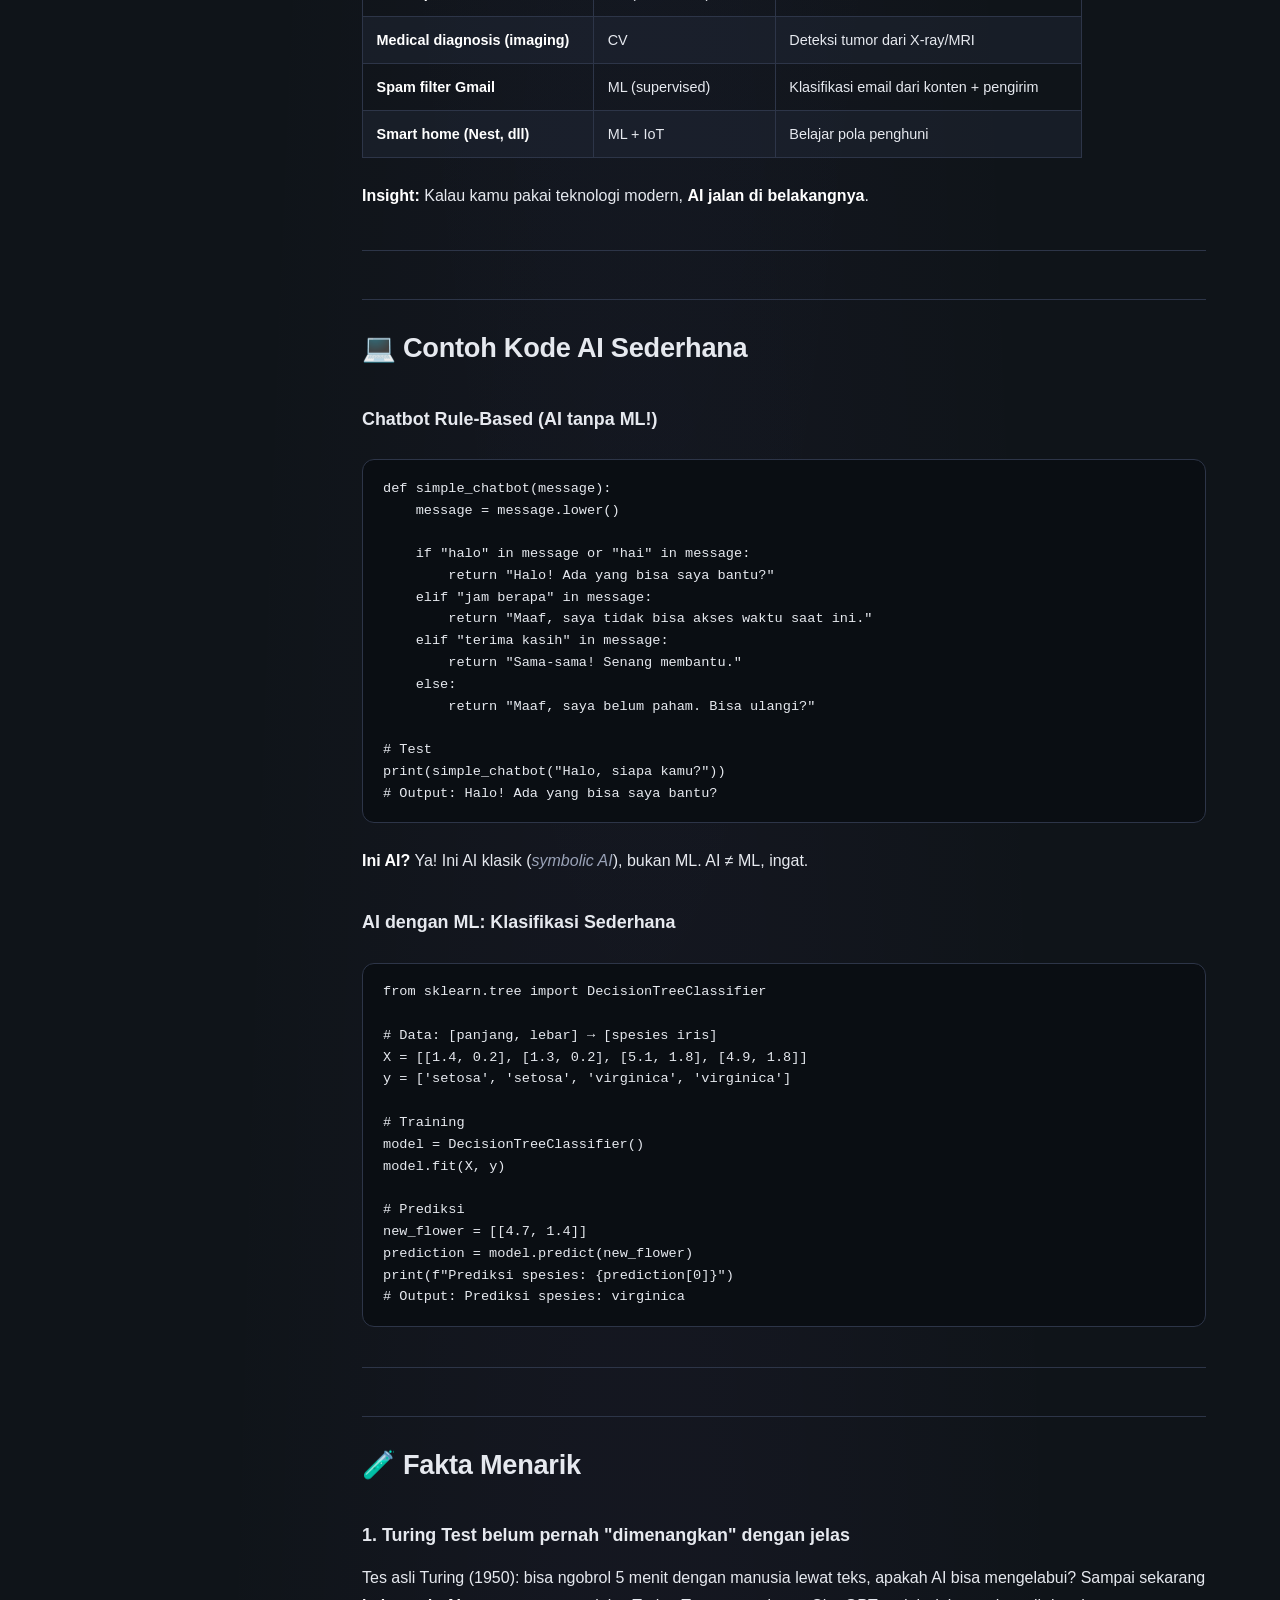
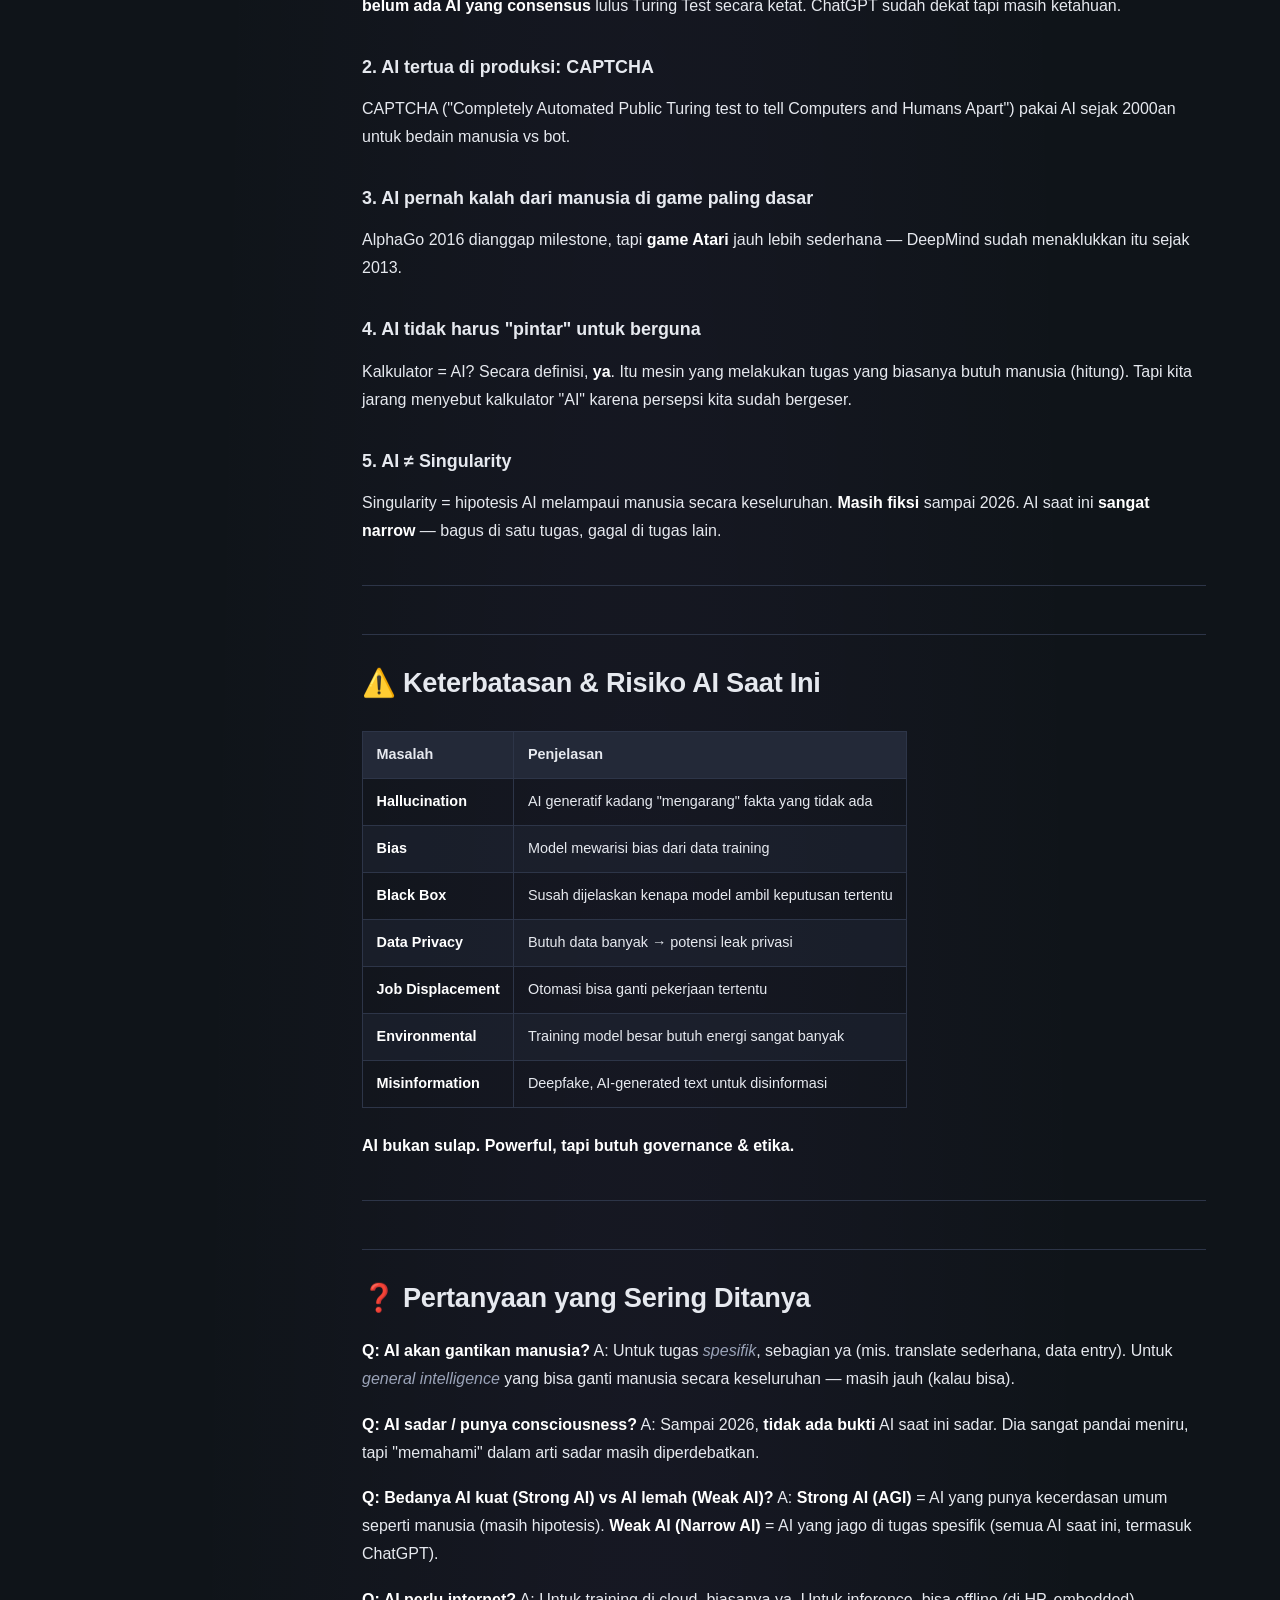
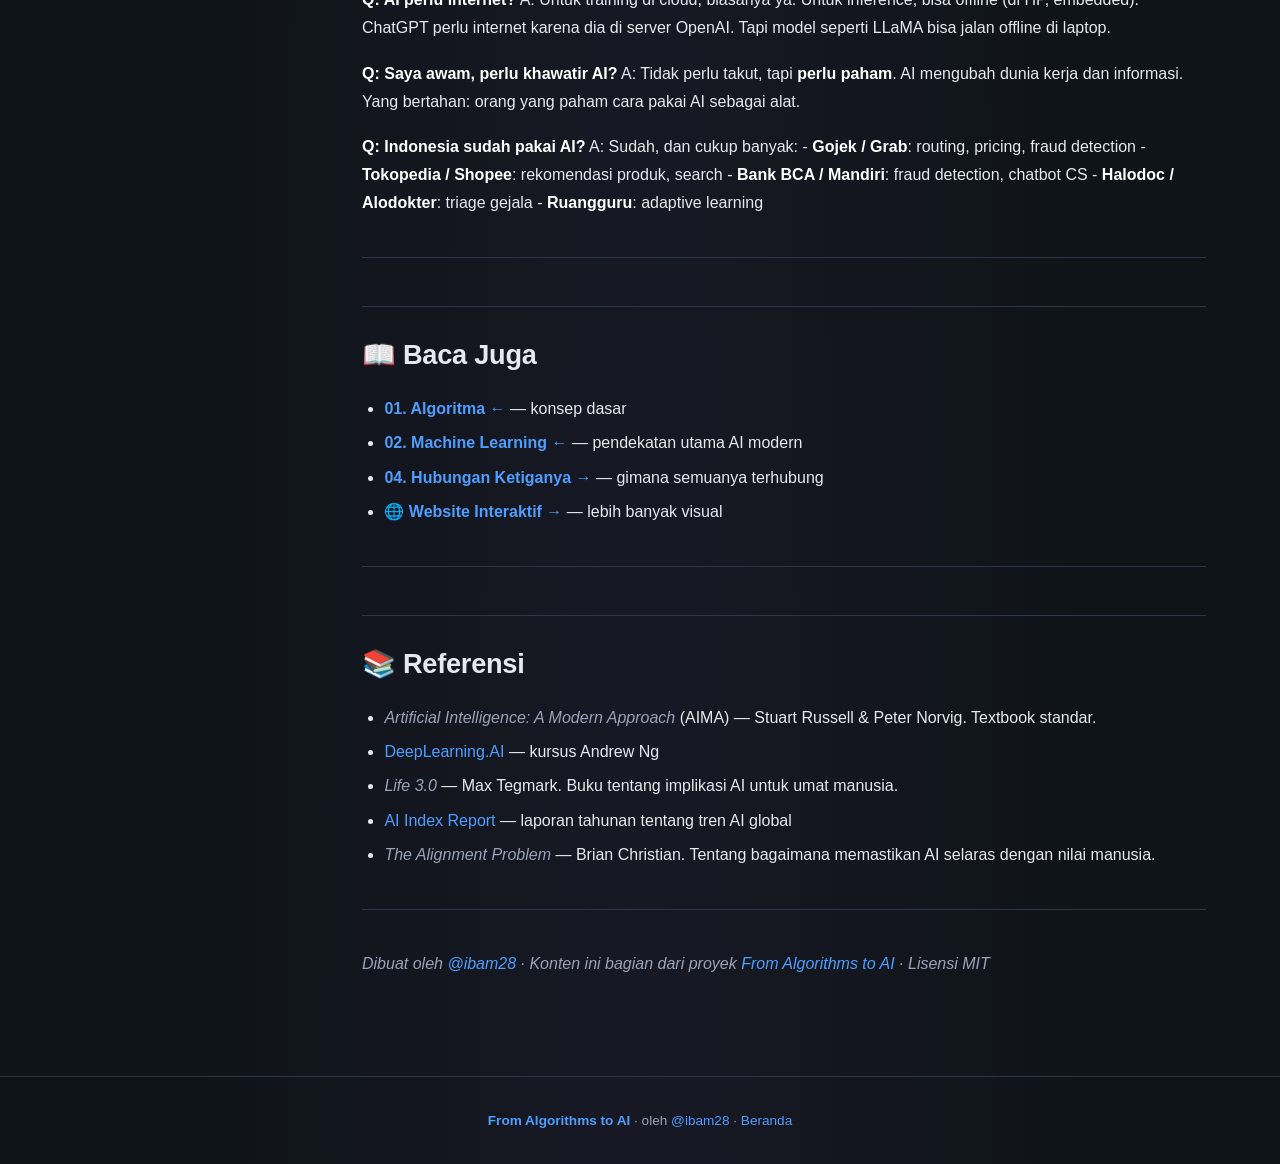
<file: docs/03-artificial-intelligence.html>
<!DOCTYPE html>
<html lang="id">
<head>
  <meta charset="UTF-8" />
  <meta name="viewport" content="width=device-width, initial-scale=1.0" />
  <title>03. Artificial Intelligence (AI) — From Algorithms to AI</title>
  <meta name="description" content="Mesin yang bertindak &quot;cerdas&quot; — &quot;restoran pintar&quot; dengan koki, pelayan, kasir, dan manajer yang semuanya adalah sistem AI." />
  <meta name="author" content="Bambang Saputra Jaya (@ibam28)" />
  <meta property="og:title" content="03. Artificial Intelligence (AI) — From Algorithms to AI" />
  <meta property="og:description" content="Mesin yang bertindak &quot;cerdas&quot; — &quot;restoran pintar&quot; dengan koki, pelayan, kasir, dan manajer yang semuanya adalah sistem AI." />
  <meta property="og:type" content="article" />
  <meta property="og:image" content="https://ibam28.github.io/from-algorithms-to-ai/website/assets/og-image.png" />
  <link rel="stylesheet" href="docs.css" />
</head>
<body class="doc-page">
  <a href="#main" class="skip-link">Lewati ke konten utama</a>

  <nav class="doc-nav" aria-label="Navigasi halaman">
    <div class="doc-nav-inner">
      <a href="../index.html" class="doc-nav-brand">🧠 From Algorithms to AI</a>
      <a href="index.html" class="doc-nav-back">← Kembali ke beranda</a>
    </div>
  </nav>

  <main id="main" class="doc-main">
    <div class="doc-layout">
      <aside class="doc-toc" aria-label="Daftar isi">
        <p class="doc-toc-title">Daftar Isi</p>
        <a class="toc-l2" href="#intinya-tldr">📌 Intinya (TL;DR)</a>
        <a class="toc-l2" href="#apa-itu-artificial-intelligence">🤔 Apa Itu Artificial Intelligence?</a>
        <a class="toc-l3" href="#definisi-sederhana">Definisi Sederhana</a>
        <a class="toc-l3" href="#definisi-teknis">Definisi Teknis</a>
        <a class="toc-l3" href="#ai-bukan-ini">AI Bukan Ini</a>
        <a class="toc-l2" href="#analogi-restoran-pintar">🍳 Analogi: Restoran Pintar</a>
        <a class="toc-l2" href="#cabang-cabang-ai">🌳 Cabang-cabang AI</a>
        <a class="toc-l3" href="#1-machine-learning-ml">1. Machine Learning (ML)</a>
        <a class="toc-l3" href="#2-natural-language-processing-nlp">2. Natural Language Processing (NLP)</a>
        <a class="toc-l3" href="#3-computer-vision-cv">3. Computer Vision (CV)</a>
        <a class="toc-l3" href="#4-robotics">4. Robotics</a>
        <a class="toc-l3" href="#5-expert-systems-knowledge-representation">5. Expert Systems / Knowledge Representation</a>
        <a class="toc-l3" href="#6-planning-reasoning">6. Planning &amp;amp; Reasoning</a>
        <a class="toc-l3" href="#7-speech-recognition-generation">7. Speech Recognition &amp;amp; Generation</a>
        <a class="toc-l3" href="#visualisasi-hubungan">Visualisasi Hubungan</a>
        <a class="toc-l2" href="#sejarah-singkat-ai">📜 Sejarah Singkat AI</a>
        <a class="toc-l3" href="#timeline-penting">Timeline Penting</a>
        <a class="toc-l3" href="#dua-ai-winter">Dua &quot;AI Winter&quot;</a>
        <a class="toc-l2" href="#ai-modern-di-kehidupan-sehari-hari">🌍 AI Modern di Kehidupan Sehari-hari</a>
        <a class="toc-l2" href="#contoh-kode-ai-sederhana">💻 Contoh Kode AI Sederhana</a>
        <a class="toc-l3" href="#chatbot-rule-based-ai-tanpa-ml">Chatbot Rule-Based (AI tanpa ML!)</a>
        <a class="toc-l3" href="#ai-dengan-ml-klasifikasi-sederhana">AI dengan ML: Klasifikasi Sederhana</a>
        <a class="toc-l2" href="#fakta-menarik">🧪 Fakta Menarik</a>
        <a class="toc-l3" href="#1-turing-test-belum-pernah-dimenangkan-dengan-jelas">1. Turing Test belum pernah &quot;dimenangkan&quot; dengan jelas</a>
        <a class="toc-l3" href="#2-ai-tertua-di-produksi-captcha">2. AI tertua di produksi: CAPTCHA</a>
        <a class="toc-l3" href="#3-ai-pernah-kalah-dari-manusia-di-game-paling-dasar">3. AI pernah kalah dari manusia di game paling dasar</a>
        <a class="toc-l3" href="#4-ai-tidak-harus-pintar-untuk-berguna">4. AI tidak harus &quot;pintar&quot; untuk berguna</a>
        <a class="toc-l3" href="#5-ai-singularity">5. AI ≠ Singularity</a>
        <a class="toc-l2" href="#keterbatasan-risiko-ai-saat-ini">⚠️ Keterbatasan &amp;amp; Risiko AI Saat Ini</a>
        <a class="toc-l2" href="#pertanyaan-yang-sering-ditanya">❓ Pertanyaan yang Sering Ditanya</a>
        <a class="toc-l2" href="#baca-juga">📖 Baca Juga</a>
        <a class="toc-l2" href="#referensi">📚 Referensi</a>
      </aside>

      <article class="doc-body">
<h1 id="03-artificial-intelligence-ai">03. Artificial Intelligence (AI)</h1>
<blockquote>
<p>Mesin yang bertindak "cerdas" — "restoran pintar" dengan koki, pelayan, kasir, dan manajer yang semuanya adalah sistem AI.</p>
</blockquote>
<p>📚 <strong>Bagian dari seri:</strong> <a href="https://github.com/ibam28/from-algorithms-to-ai#readme">00. Beranda</a> → <a href="01-algoritma.html">01. Algoritma</a> → <a href="02-machine-learning.html">02. Machine Learning</a> → <strong>03. Artificial Intelligence</strong> → <a href="04-hubungan-ketiganya.html">04. Hubungan Ketiganya</a></p>
<hr />
<h2 id="intinya-tldr">📌 Intinya (TL;DR)</h2>
<table>
<thead>
<tr>
<th>Pertanyaan</th>
<th>Jawaban Singkat</th>
</tr>
</thead>
<tbody>
<tr>
<td>Apa itu AI?</td>
<td>Mesin yang melakukan tugas yang biasanya butuh kecerdasan manusia</td>
</tr>
<tr>
<td>AI = ML?</td>
<td>Tidak. AI <em>lebih luas</em> — ML adalah <em>salah satu cara</em> mencapai AI</td>
</tr>
<tr>
<td>AI = Robot?</td>
<td>Tidak juga. AI bisa berupa software tanpa fisik (mis. ChatGPT)</td>
</tr>
<tr>
<td>Kapan AI dimulai?</td>
<td>Konsepnya dari 1950-an, tapi popular naik-turun ("AI winter" &amp; "AI summer")</td>
</tr>
</tbody>
</table>
<hr />
<h2 id="apa-itu-artificial-intelligence">🤔 Apa Itu Artificial Intelligence?</h2>
<h3 id="definisi-sederhana">Definisi Sederhana</h3>
<blockquote>
<p><strong>AI = mesin (biasanya komputer) yang melakukan tugas yang biasanya butuh kecerdasan manusia.</strong></p>
</blockquote>
<p>Tugas itu bisa berupa: memahami bahasa, mengenali gambar, mengambil keputusan, merencanakan, belajar dari pengalaman.</p>
<h3 id="definisi-teknis">Definisi Teknis</h3>
<p>Secara umum, AI adalah <strong>bidang riset</strong> yang bertujuan membuat sistem yang menunjukkan perilaku "cerdas". Definisi "cerdas" sendiri yang diperdebatkan — ada beberapa pendekatan:</p>
<table>
<thead>
<tr>
<th>Pendekatan</th>
<th>Definisi "Cerdas"</th>
</tr>
</thead>
<tbody>
<tr>
<td><strong>Thinking Humanly</strong></td>
<td>Berpikir seperti manusia (kognisi)</td>
</tr>
<tr>
<td><strong>Acting Humanly</strong></td>
<td>Bertindak seperti manusia (Turing Test)</td>
</tr>
<tr>
<td><strong>Thinking Rationally</strong></td>
<td>Berpikir logis (logika formal)</td>
</tr>
<tr>
<td><strong>Acting Rationally</strong></td>
<td>Bertindak rasional untuk capai tujuan (rational agent)</td>
</tr>
</tbody>
</table>
<p>Sebagian besar riset AI modern fokus di <strong>Acting Rationally</strong> — bikin sistem yang mengambil keputusan optimal.</p>
<h3 id="ai-bukan-ini">AI Bukan Ini</h3>
<ul>
<li>❌ Bukan robot pasti (AI bisa software murni, mis. ChatGPT)</li>
<li>❌ Bukan Terminator / sci-fi (AI saat ini jauh dari "general intelligence")</li>
<li>❌ Bukan "robot yang bisa berpikir seperti manusia" secara utuh</li>
<li>❌ Bukan magic — di belakangnya ada matematika, data, dan rekayasa</li>
</ul>
<hr />
<h2 id="analogi-restoran-pintar">🍳 Analogi: Restoran Pintar</h2>
<p>Kalau di <a href="01-algoritma.html">01. Algoritma</a> kita analogikan <em>Algoritma</em> = <strong>resep</strong>, dan di <a href="02-machine-learning.html">02. Machine Learning</a> <em>ML</em> = <strong>koki yang belajar</strong>, maka:</p>
<blockquote>
<p><strong>AI = sebuah restoran pintar secara keseluruhan.</strong></p>
</blockquote>
<div class="highlight"><pre><span></span><code>┌─────────────────────────────────────────────┐
│           RESTORAN PINTAR (AI)              │
│                                             │
│  ┌─────────────────────────────────────┐    │
│  │ 👨‍🍳 Koki yang belajar (ML)          │    │
│  │    → bikin menu berdasarkan          │    │
│  │      tren pelanggan                  │    │
│  └─────────────────────────────────────┘    │
│                                             │
│  ┌─────────────────────────────────────┐    │
│  │ 🗣️ Pelayan yang paham bahasa (NLP)   │    │
│  │    → catat pesanan suara, jawab FAQ  │    │
│  └─────────────────────────────────────┘    │
│                                             │
│  ┌─────────────────────────────────────┐    │
│  │ 👁️ Kasir yang kenali wajah (CV)      │    │
│  │    → pengenalan member, fraud detection│    │
│  └─────────────────────────────────────┘    │
│                                             │
│  ┌─────────────────────────────────────┐    │
│  │ 📊 Manajer yang optimasi (Planning)  │    │
│  │    → prediksi jumlah pengunjung, atur staffing │    │
│  └─────────────────────────────────────┘    │
└─────────────────────────────────────────────┘
</code></pre></div>

<p><strong>AI bukan satu sistem — AI adalah nama payung</strong> untuk banyak subsistem yang bekerja sama.</p>
<hr />
<h2 id="cabang-cabang-ai">🌳 Cabang-cabang AI</h2>
<p>AI itu luas. Berikut cabang utamanya:</p>
<h3 id="1-machine-learning-ml">1. Machine Learning (ML)</h3>
<ul>
<li><strong>Apa:</strong> Sistem yang belajar dari data</li>
<li><strong>Contoh:</strong> Filter spam, rekomendasi Netflix</li>
<li><strong>Detail:</strong> <a href="02-machine-learning.html">02. Machine Learning</a></li>
</ul>
<h3 id="2-natural-language-processing-nlp">2. Natural Language Processing (NLP)</h3>
<ul>
<li><strong>Apa:</strong> AI yang memahami &amp; menghasilkan bahasa manusia</li>
<li><strong>Contoh:</strong> Google Translate, ChatGPT, Siri</li>
<li><strong>Sub-teknik:</strong> Sentiment analysis, machine translation, text generation</li>
</ul>
<h3 id="3-computer-vision-cv">3. Computer Vision (CV)</h3>
<ul>
<li><strong>Apa:</strong> AI yang "melihat" dan memahami gambar/video</li>
<li><strong>Contoh:</strong> Face ID, Tesla Autopilot, medical imaging diagnosis</li>
<li><strong>Sub-teknik:</strong> Object detection, image segmentation, facial recognition</li>
</ul>
<h3 id="4-robotics">4. Robotics</h3>
<ul>
<li><strong>Apa:</strong> AI yang menggerakkan fisik (robot)</li>
<li><strong>Contoh:</strong> Boston Dynamics, robot vacuum, factory automation</li>
<li><strong>Sub-teknik:</strong> SLAM (Simultaneous Localization and Mapping), motion planning</li>
</ul>
<h3 id="5-expert-systems-knowledge-representation">5. Expert Systems / Knowledge Representation</h3>
<ul>
<li><strong>Apa:</strong> AI berbasis aturan dan basis pengetahuan (rule-based)</li>
<li><strong>Contoh:</strong> MYCIN (diagnosis medis 1970-an), sistem rekomendasi pajak</li>
<li><strong>Penting:</strong> Ini AI <em>tanpa</em> ML — menunjukkan bahwa AI ≠ ML</li>
</ul>
<h3 id="6-planning-reasoning">6. Planning &amp; Reasoning</h3>
<ul>
<li><strong>Apa:</strong> AI yang merencanakan urutan aksi untuk capai tujuan</li>
<li><strong>Contoh:</strong> Game-playing AI (chess, Go), logistics optimization</li>
<li><strong>Sub-teknik:</strong> Search algorithms, constraint satisfaction</li>
</ul>
<h3 id="7-speech-recognition-generation">7. Speech Recognition &amp; Generation</h3>
<ul>
<li><strong>Apa:</strong> AI yang mendengar &amp; bicara</li>
<li><strong>Contoh:</strong> Siri, Alexa, Google Assistant</li>
<li><strong>Overlap:</strong> Sering dianggap bagian dari NLP</li>
</ul>
<h3 id="visualisasi-hubungan">Visualisasi Hubungan</h3>
<div class="highlight"><pre><span></span><code>                    Artificial Intelligence
                            │
        ┌───────────────────┼───────────────────┐
        │                   │                   │
        ▼                   ▼                   ▼
    Machine           Symbolic AI          Robotics
    Learning          (rules, logic)
        │
   ┌────┼────┐
   │    │    │
   ▼    ▼    ▼
  NLP   CV  Speech
</code></pre></div>

<hr />
<h2 id="sejarah-singkat-ai">📜 Sejarah Singkat AI</h2>
<h3 id="timeline-penting">Timeline Penting</h3>
<table>
<thead>
<tr>
<th>Tahun</th>
<th>Peristiwa</th>
</tr>
</thead>
<tbody>
<tr>
<td><strong>1950</strong></td>
<td>Alan Turing publishes "Computing Machinery and Intelligence" — proposes <strong>Turing Test</strong></td>
</tr>
<tr>
<td><strong>1956</strong></td>
<td>Istilah "Artificial Intelligence" diciptakan di <strong>Dartmouth Conference</strong></td>
</tr>
<tr>
<td><strong>1960s</strong></td>
<td><strong>ELIZA</strong> (chatbot pertama) oleh Joseph Weizenbaum. <strong>Symbolic AI</strong> jaya</td>
</tr>
<tr>
<td><strong>1970s</strong></td>
<td><strong>AI Winter #1</strong> — funding turun karena ekspektasi tidak terpenuhi</td>
</tr>
<tr>
<td><strong>1980s</strong></td>
<td><strong>Expert Systems</strong> naik (XCON, MYCIN). <strong>AI Winter #2</strong> menyusul</td>
</tr>
<tr>
<td><strong>1997</strong></td>
<td><strong>Deep Blue</strong> (IBM) kalahkan Garry Kasparov di catur</td>
</tr>
<tr>
<td><strong>2006</strong></td>
<td><strong>Deep Learning</strong> muncul (Hinton, etc)</td>
</tr>
<tr>
<td><strong>2011</strong></td>
<td><strong>IBM Watson</strong> menang di Jeopardy!</td>
</tr>
<tr>
<td><strong>2012</strong></td>
<td><strong>AlexNet</strong> menang ImageNet, mulai revolusi deep learning</td>
</tr>
<tr>
<td><strong>2016</strong></td>
<td><strong>AlphaGo</strong> (DeepMind) kalahkan Lee Sedol di Go</td>
</tr>
<tr>
<td><strong>2017</strong></td>
<td>Paper <strong>"Attention is All You Need"</strong> — Transformer lahir</td>
</tr>
<tr>
<td><strong>2020</strong></td>
<td><strong>GPT-3</strong> released, era Large Language Models dimulai</td>
</tr>
<tr>
<td><strong>2022</strong></td>
<td><strong>ChatGPT</strong> launched, public mulai kenal AI generatif</td>
</tr>
<tr>
<td><strong>2024</strong></td>
<td>LLM multimodal (vision + text + audio), open-source bangkit</td>
</tr>
</tbody>
</table>
<h3 id="dua-ai-winter">Dua "AI Winter"</h3>
<p>AI punya <strong>siklus hype &amp; kekecewaan</strong>:</p>
<div class="highlight"><pre><span></span><code>Hype (1956-1973) → Winter #1 (1974-1980) → Expert Systems (1980-1987) →
Winter #2 (1988-1993) → Statistical ML (1990s-2010) → DL Revolution (2012+)
</code></pre></div>

<p><strong>Pelajaran:</strong> AI bukan hal baru — sudah 70+ tahun. Yang berubah adalah <strong>komputasi</strong> dan <strong>data</strong> yang memungkinkan ide lama akhirnya berjalan.</p>
<hr />
<h2 id="ai-modern-di-kehidupan-sehari-hari">🌍 AI Modern di Kehidupan Sehari-hari</h2>
<table>
<thead>
<tr>
<th>Aplikasi</th>
<th>Cabang AI</th>
<th>Bagaimana Cara Kerjanya</th>
</tr>
</thead>
<tbody>
<tr>
<td><strong>ChatGPT / Claude / Gemini</strong></td>
<td>NLP + LLM</td>
<td>Prediksi kata berikutnya, dilatih dari internet</td>
</tr>
<tr>
<td><strong>Google Search</strong></td>
<td>NLP + ML</td>
<td>Pahami query, ranking jutaan halaman</td>
</tr>
<tr>
<td><strong>Tesla Autopilot</strong></td>
<td>CV + ML</td>
<td>Kenali objek, prediksi pergerakan</td>
</tr>
<tr>
<td><strong>Spotify / Netflix rekomendasi</strong></td>
<td>ML</td>
<td>Collaborative filtering + content-based</td>
</tr>
<tr>
<td><strong>Face ID (iPhone)</strong></td>
<td>CV</td>
<td>Kenali wajah dari kamera 3D</td>
</tr>
<tr>
<td><strong>Google Translate</strong></td>
<td>NLP (Neural MT)</td>
<td>Sequence-to-sequence model</td>
</tr>
<tr>
<td><strong>Siri / Alexa / Google Assistant</strong></td>
<td>Speech + NLP</td>
<td>Dengar → pahami → jawab</td>
</tr>
<tr>
<td><strong>Bank fraud detection</strong></td>
<td>ML + Anomaly detection</td>
<td>Cari pola transaksi aneh</td>
</tr>
<tr>
<td><strong>Cuaca prediksi</strong></td>
<td>ML (time series)</td>
<td>Prediksi dari data historis</td>
</tr>
<tr>
<td><strong>Medical diagnosis (imaging)</strong></td>
<td>CV</td>
<td>Deteksi tumor dari X-ray/MRI</td>
</tr>
<tr>
<td><strong>Spam filter Gmail</strong></td>
<td>ML (supervised)</td>
<td>Klasifikasi email dari konten + pengirim</td>
</tr>
<tr>
<td><strong>Smart home (Nest, dll)</strong></td>
<td>ML + IoT</td>
<td>Belajar pola penghuni</td>
</tr>
</tbody>
</table>
<p><strong>Insight:</strong> Kalau kamu pakai teknologi modern, <strong>AI jalan di belakangnya</strong>.</p>
<hr />
<h2 id="contoh-kode-ai-sederhana">💻 Contoh Kode AI Sederhana</h2>
<h3 id="chatbot-rule-based-ai-tanpa-ml">Chatbot Rule-Based (AI tanpa ML!)</h3>
<div class="highlight"><pre><span></span><code><span class="k">def</span> <span class="nf">simple_chatbot</span><span class="p">(</span><span class="n">message</span><span class="p">):</span>
    <span class="n">message</span> <span class="o">=</span> <span class="n">message</span><span class="o">.</span><span class="n">lower</span><span class="p">()</span>

    <span class="k">if</span> <span class="s2">&quot;halo&quot;</span> <span class="ow">in</span> <span class="n">message</span> <span class="ow">or</span> <span class="s2">&quot;hai&quot;</span> <span class="ow">in</span> <span class="n">message</span><span class="p">:</span>
        <span class="k">return</span> <span class="s2">&quot;Halo! Ada yang bisa saya bantu?&quot;</span>
    <span class="k">elif</span> <span class="s2">&quot;jam berapa&quot;</span> <span class="ow">in</span> <span class="n">message</span><span class="p">:</span>
        <span class="k">return</span> <span class="s2">&quot;Maaf, saya tidak bisa akses waktu saat ini.&quot;</span>
    <span class="k">elif</span> <span class="s2">&quot;terima kasih&quot;</span> <span class="ow">in</span> <span class="n">message</span><span class="p">:</span>
        <span class="k">return</span> <span class="s2">&quot;Sama-sama! Senang membantu.&quot;</span>
    <span class="k">else</span><span class="p">:</span>
        <span class="k">return</span> <span class="s2">&quot;Maaf, saya belum paham. Bisa ulangi?&quot;</span>

<span class="c1"># Test</span>
<span class="nb">print</span><span class="p">(</span><span class="n">simple_chatbot</span><span class="p">(</span><span class="s2">&quot;Halo, siapa kamu?&quot;</span><span class="p">))</span>
<span class="c1"># Output: Halo! Ada yang bisa saya bantu?</span>
</code></pre></div>

<p><strong>Ini AI?</strong> Ya! Ini AI klasik (<em>symbolic AI</em>), bukan ML. AI ≠ ML, ingat.</p>
<h3 id="ai-dengan-ml-klasifikasi-sederhana">AI dengan ML: Klasifikasi Sederhana</h3>
<div class="highlight"><pre><span></span><code><span class="kn">from</span> <span class="nn">sklearn.tree</span> <span class="kn">import</span> <span class="n">DecisionTreeClassifier</span>

<span class="c1"># Data: [panjang, lebar] → [spesies iris]</span>
<span class="n">X</span> <span class="o">=</span> <span class="p">[[</span><span class="mf">1.4</span><span class="p">,</span> <span class="mf">0.2</span><span class="p">],</span> <span class="p">[</span><span class="mf">1.3</span><span class="p">,</span> <span class="mf">0.2</span><span class="p">],</span> <span class="p">[</span><span class="mf">5.1</span><span class="p">,</span> <span class="mf">1.8</span><span class="p">],</span> <span class="p">[</span><span class="mf">4.9</span><span class="p">,</span> <span class="mf">1.8</span><span class="p">]]</span>
<span class="n">y</span> <span class="o">=</span> <span class="p">[</span><span class="s1">&#39;setosa&#39;</span><span class="p">,</span> <span class="s1">&#39;setosa&#39;</span><span class="p">,</span> <span class="s1">&#39;virginica&#39;</span><span class="p">,</span> <span class="s1">&#39;virginica&#39;</span><span class="p">]</span>

<span class="c1"># Training</span>
<span class="n">model</span> <span class="o">=</span> <span class="n">DecisionTreeClassifier</span><span class="p">()</span>
<span class="n">model</span><span class="o">.</span><span class="n">fit</span><span class="p">(</span><span class="n">X</span><span class="p">,</span> <span class="n">y</span><span class="p">)</span>

<span class="c1"># Prediksi</span>
<span class="n">new_flower</span> <span class="o">=</span> <span class="p">[[</span><span class="mf">4.7</span><span class="p">,</span> <span class="mf">1.4</span><span class="p">]]</span>
<span class="n">prediction</span> <span class="o">=</span> <span class="n">model</span><span class="o">.</span><span class="n">predict</span><span class="p">(</span><span class="n">new_flower</span><span class="p">)</span>
<span class="nb">print</span><span class="p">(</span><span class="sa">f</span><span class="s2">&quot;Prediksi spesies: </span><span class="si">{</span><span class="n">prediction</span><span class="p">[</span><span class="mi">0</span><span class="p">]</span><span class="si">}</span><span class="s2">&quot;</span><span class="p">)</span>
<span class="c1"># Output: Prediksi spesies: virginica</span>
</code></pre></div>

<hr />
<h2 id="fakta-menarik">🧪 Fakta Menarik</h2>
<h3 id="1-turing-test-belum-pernah-dimenangkan-dengan-jelas">1. Turing Test belum pernah "dimenangkan" dengan jelas</h3>
<p>Tes asli Turing (1950): bisa ngobrol 5 menit dengan manusia lewat teks, apakah AI bisa mengelabui? Sampai sekarang <strong>belum ada AI yang consensus</strong> lulus Turing Test secara ketat. ChatGPT sudah dekat tapi masih ketahuan.</p>
<h3 id="2-ai-tertua-di-produksi-captcha">2. AI tertua di produksi: CAPTCHA</h3>
<p>CAPTCHA ("Completely Automated Public Turing test to tell Computers and Humans Apart") pakai AI sejak 2000an untuk bedain manusia vs bot.</p>
<h3 id="3-ai-pernah-kalah-dari-manusia-di-game-paling-dasar">3. AI pernah kalah dari manusia di game paling dasar</h3>
<p>AlphaGo 2016 dianggap milestone, tapi <strong>game Atari</strong> jauh lebih sederhana — DeepMind sudah menaklukkan itu sejak 2013.</p>
<h3 id="4-ai-tidak-harus-pintar-untuk-berguna">4. AI tidak harus "pintar" untuk berguna</h3>
<p>Kalkulator = AI? Secara definisi, <strong>ya</strong>. Itu mesin yang melakukan tugas yang biasanya butuh manusia (hitung). Tapi kita jarang menyebut kalkulator "AI" karena persepsi kita sudah bergeser.</p>
<h3 id="5-ai-singularity">5. AI ≠ Singularity</h3>
<p>Singularity = hipotesis AI melampaui manusia secara keseluruhan. <strong>Masih fiksi</strong> sampai 2026. AI saat ini <strong>sangat narrow</strong> — bagus di satu tugas, gagal di tugas lain.</p>
<hr />
<h2 id="keterbatasan-risiko-ai-saat-ini">⚠️ Keterbatasan &amp; Risiko AI Saat Ini</h2>
<table>
<thead>
<tr>
<th>Masalah</th>
<th>Penjelasan</th>
</tr>
</thead>
<tbody>
<tr>
<td><strong>Hallucination</strong></td>
<td>AI generatif kadang "mengarang" fakta yang tidak ada</td>
</tr>
<tr>
<td><strong>Bias</strong></td>
<td>Model mewarisi bias dari data training</td>
</tr>
<tr>
<td><strong>Black Box</strong></td>
<td>Susah dijelaskan kenapa model ambil keputusan tertentu</td>
</tr>
<tr>
<td><strong>Data Privacy</strong></td>
<td>Butuh data banyak → potensi leak privasi</td>
</tr>
<tr>
<td><strong>Job Displacement</strong></td>
<td>Otomasi bisa ganti pekerjaan tertentu</td>
</tr>
<tr>
<td><strong>Environmental</strong></td>
<td>Training model besar butuh energi sangat banyak</td>
</tr>
<tr>
<td><strong>Misinformation</strong></td>
<td>Deepfake, AI-generated text untuk disinformasi</td>
</tr>
</tbody>
</table>
<p><strong>AI bukan sulap. Powerful, tapi butuh governance &amp; etika.</strong></p>
<hr />
<h2 id="pertanyaan-yang-sering-ditanya">❓ Pertanyaan yang Sering Ditanya</h2>
<p><strong>Q: AI akan gantikan manusia?</strong>
A: Untuk tugas <em>spesifik</em>, sebagian ya (mis. translate sederhana, data entry). Untuk <em>general intelligence</em> yang bisa ganti manusia secara keseluruhan — masih jauh (kalau bisa).</p>
<p><strong>Q: AI sadar / punya consciousness?</strong>
A: Sampai 2026, <strong>tidak ada bukti</strong> AI saat ini sadar. Dia sangat pandai meniru, tapi "memahami" dalam arti sadar masih diperdebatkan.</p>
<p><strong>Q: Bedanya AI kuat (Strong AI) vs AI lemah (Weak AI)?</strong>
A: <strong>Strong AI (AGI)</strong> = AI yang punya kecerdasan umum seperti manusia (masih hipotesis). <strong>Weak AI (Narrow AI)</strong> = AI yang jago di tugas spesifik (semua AI saat ini, termasuk ChatGPT).</p>
<p><strong>Q: AI perlu internet?</strong>
A: Untuk training di cloud, biasanya ya. Untuk inference, bisa offline (di HP, embedded). ChatGPT perlu internet karena dia di server OpenAI. Tapi model seperti LLaMA bisa jalan offline di laptop.</p>
<p><strong>Q: Saya awam, perlu khawatir AI?</strong>
A: Tidak perlu takut, tapi <strong>perlu paham</strong>. AI mengubah dunia kerja dan informasi. Yang bertahan: orang yang paham cara pakai AI sebagai alat.</p>
<p><strong>Q: Indonesia sudah pakai AI?</strong>
A: Sudah, dan cukup banyak:
- <strong>Gojek / Grab</strong>: routing, pricing, fraud detection
- <strong>Tokopedia / Shopee</strong>: rekomendasi produk, search
- <strong>Bank BCA / Mandiri</strong>: fraud detection, chatbot CS
- <strong>Halodoc / Alodokter</strong>: triage gejala
- <strong>Ruangguru</strong>: adaptive learning</p>
<hr />
<h2 id="baca-juga">📖 Baca Juga</h2>
<ul>
<li><strong><a href="01-algoritma.html">01. Algoritma ←</a></strong> — konsep dasar</li>
<li><strong><a href="02-machine-learning.html">02. Machine Learning ←</a></strong> — pendekatan utama AI modern</li>
<li><strong><a href="04-hubungan-ketiganya.html">04. Hubungan Ketiganya →</a></strong> — gimana semuanya terhubung</li>
<li><strong><a href="../website/index.html#section-ai">🌐 Website Interaktif →</a></strong> — lebih banyak visual</li>
</ul>
<hr />
<h2 id="referensi">📚 Referensi</h2>
<ul>
<li><em>Artificial Intelligence: A Modern Approach</em> (AIMA) — Stuart Russell &amp; Peter Norvig. Textbook standar.</li>
<li><a href="https://www.deeplearning.ai/">DeepLearning.AI</a> — kursus Andrew Ng</li>
<li><em>Life 3.0</em> — Max Tegmark. Buku tentang implikasi AI untuk umat manusia.</li>
<li><a href="https://aiindex.stanford.edu/">AI Index Report</a> — laporan tahunan tentang tren AI global</li>
<li><em>The Alignment Problem</em> — Brian Christian. Tentang bagaimana memastikan AI selaras dengan nilai manusia.</li>
</ul>
<hr />
<p><em>Dibuat oleh <a href="https://github.com/ibam28">@ibam28</a> · Konten ini bagian dari proyek <a href="https://github.com/ibam28/from-algorithms-to-ai#readme">From Algorithms to AI</a> · Lisensi MIT</em></p>
      </article>
    </div>
  </main>

  <footer class="doc-footer">
    <p>
      <a href="https://github.com/ibam28/from-algorithms-to-ai"><strong>From Algorithms to AI</strong></a>
      · oleh <a href="https://github.com/ibam28">@ibam28</a>
      · <a href="../index.html">Beranda</a>
    </p>
  </footer>
</body>
</html>
</file>
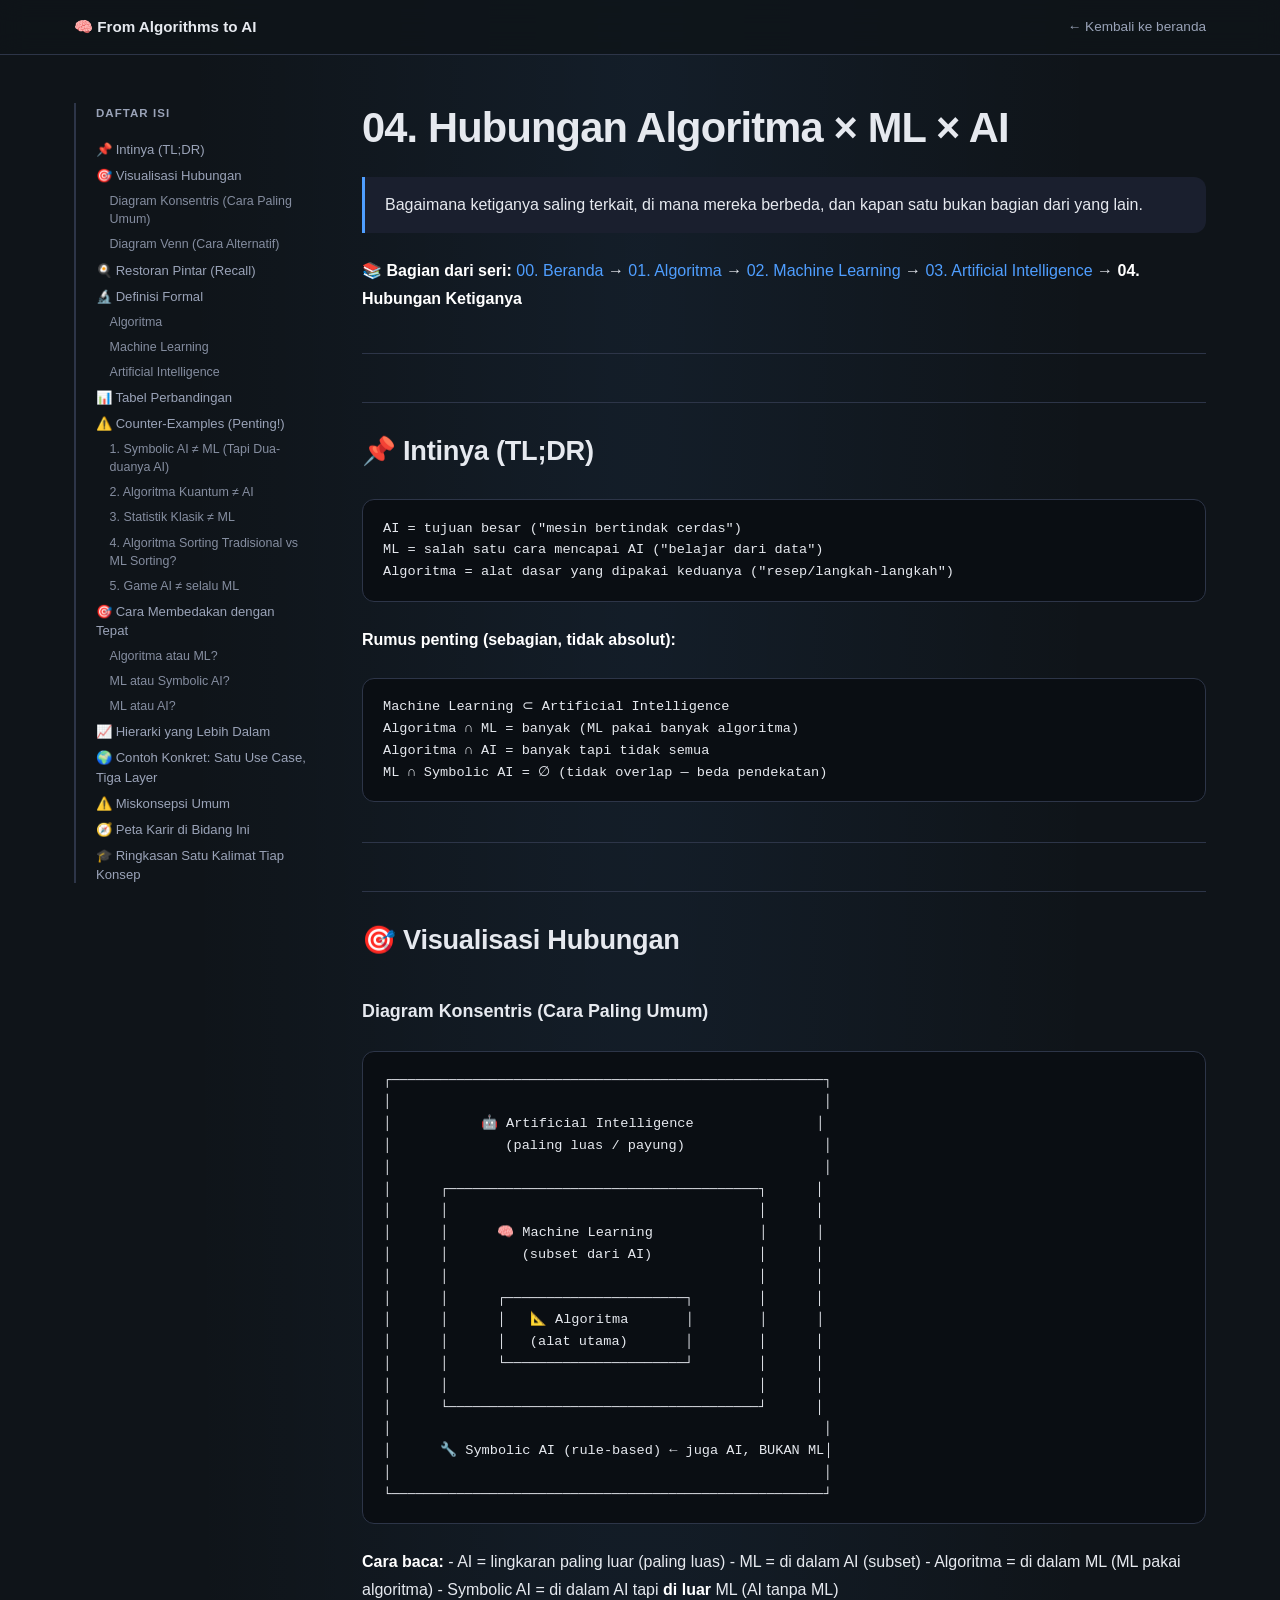
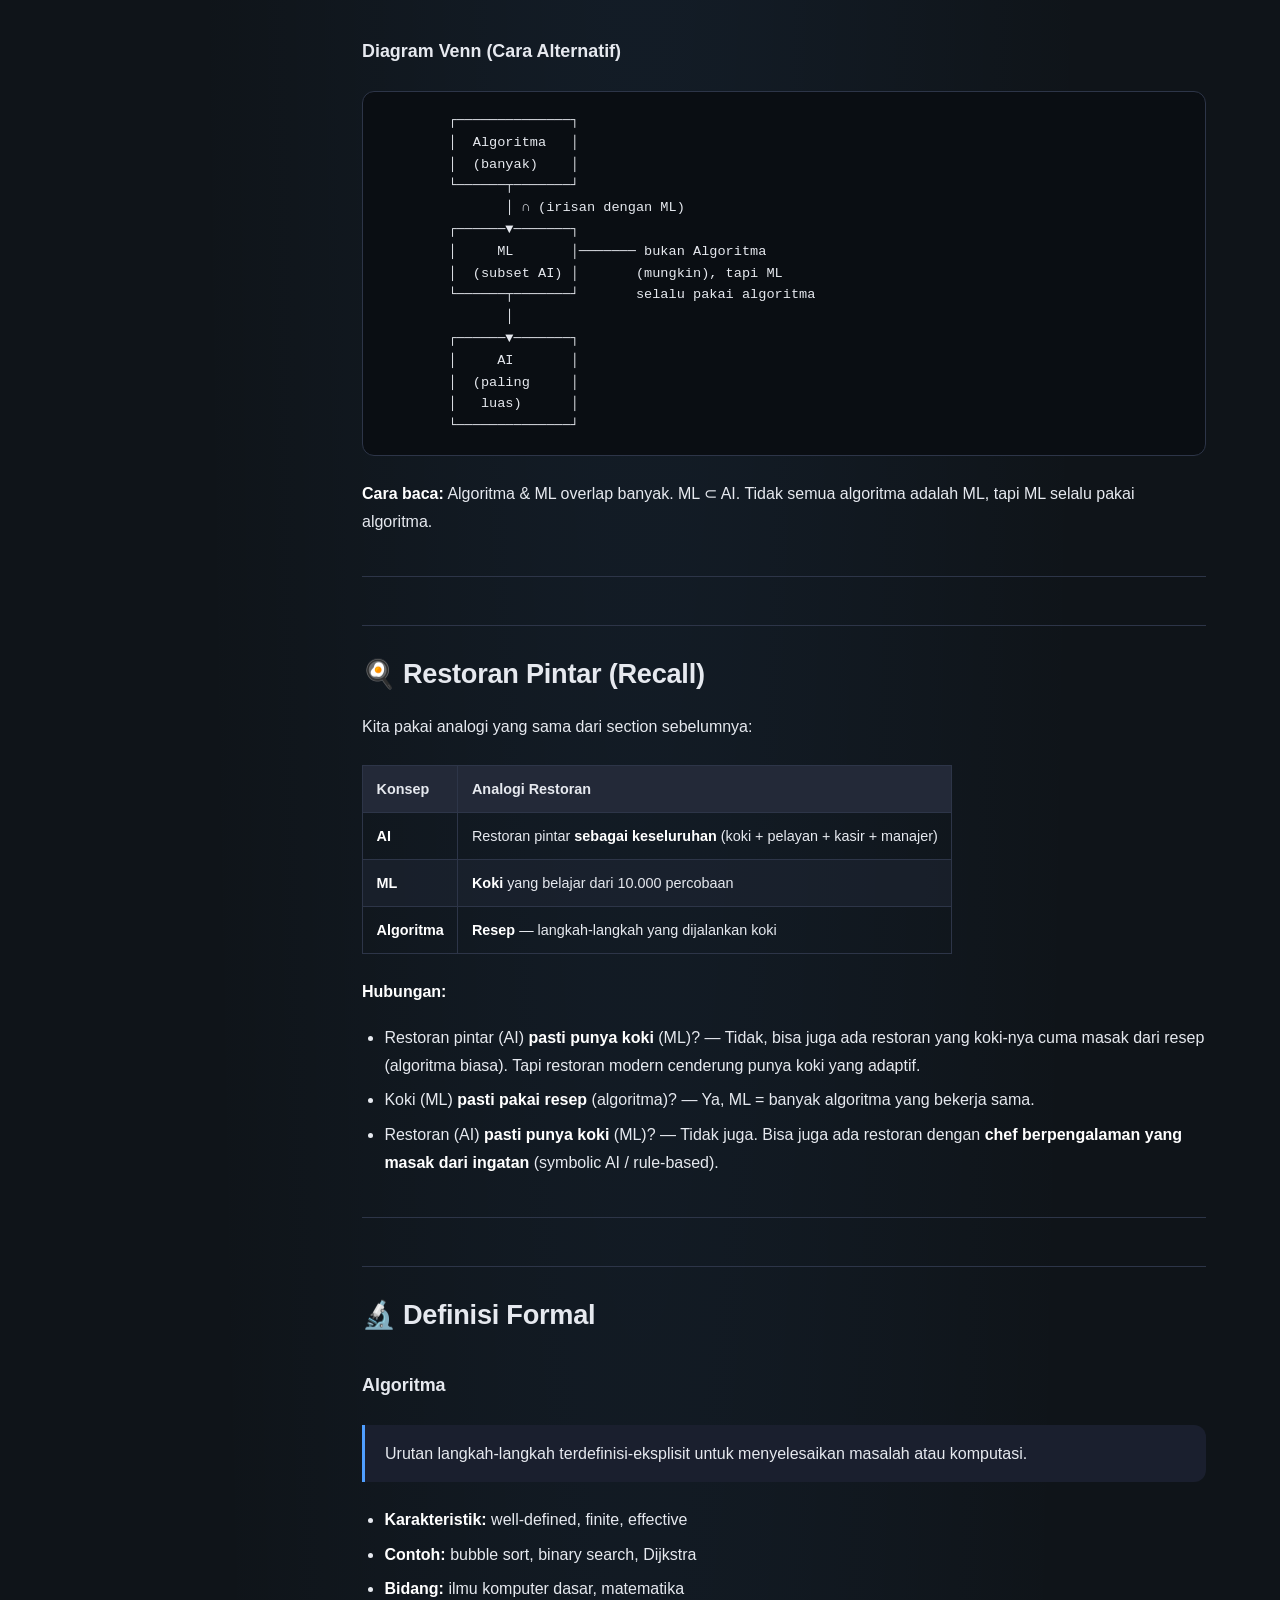
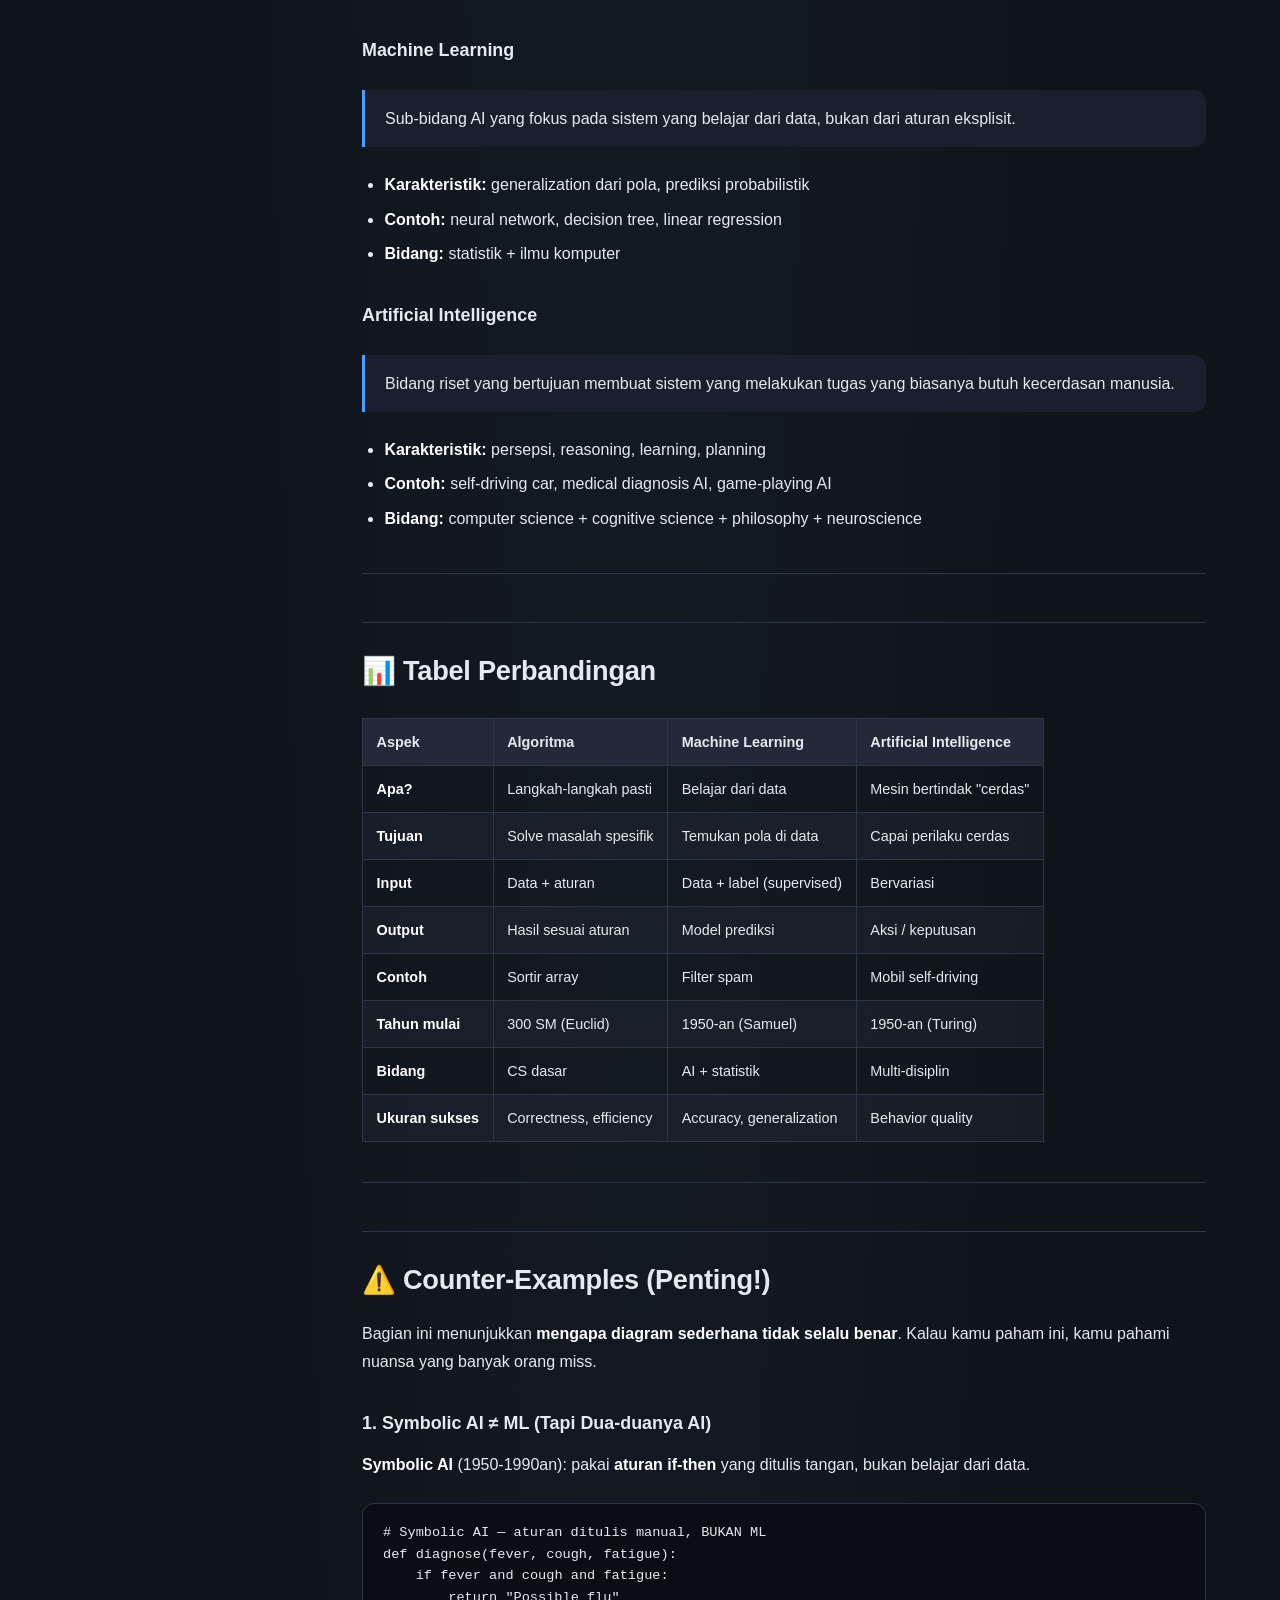
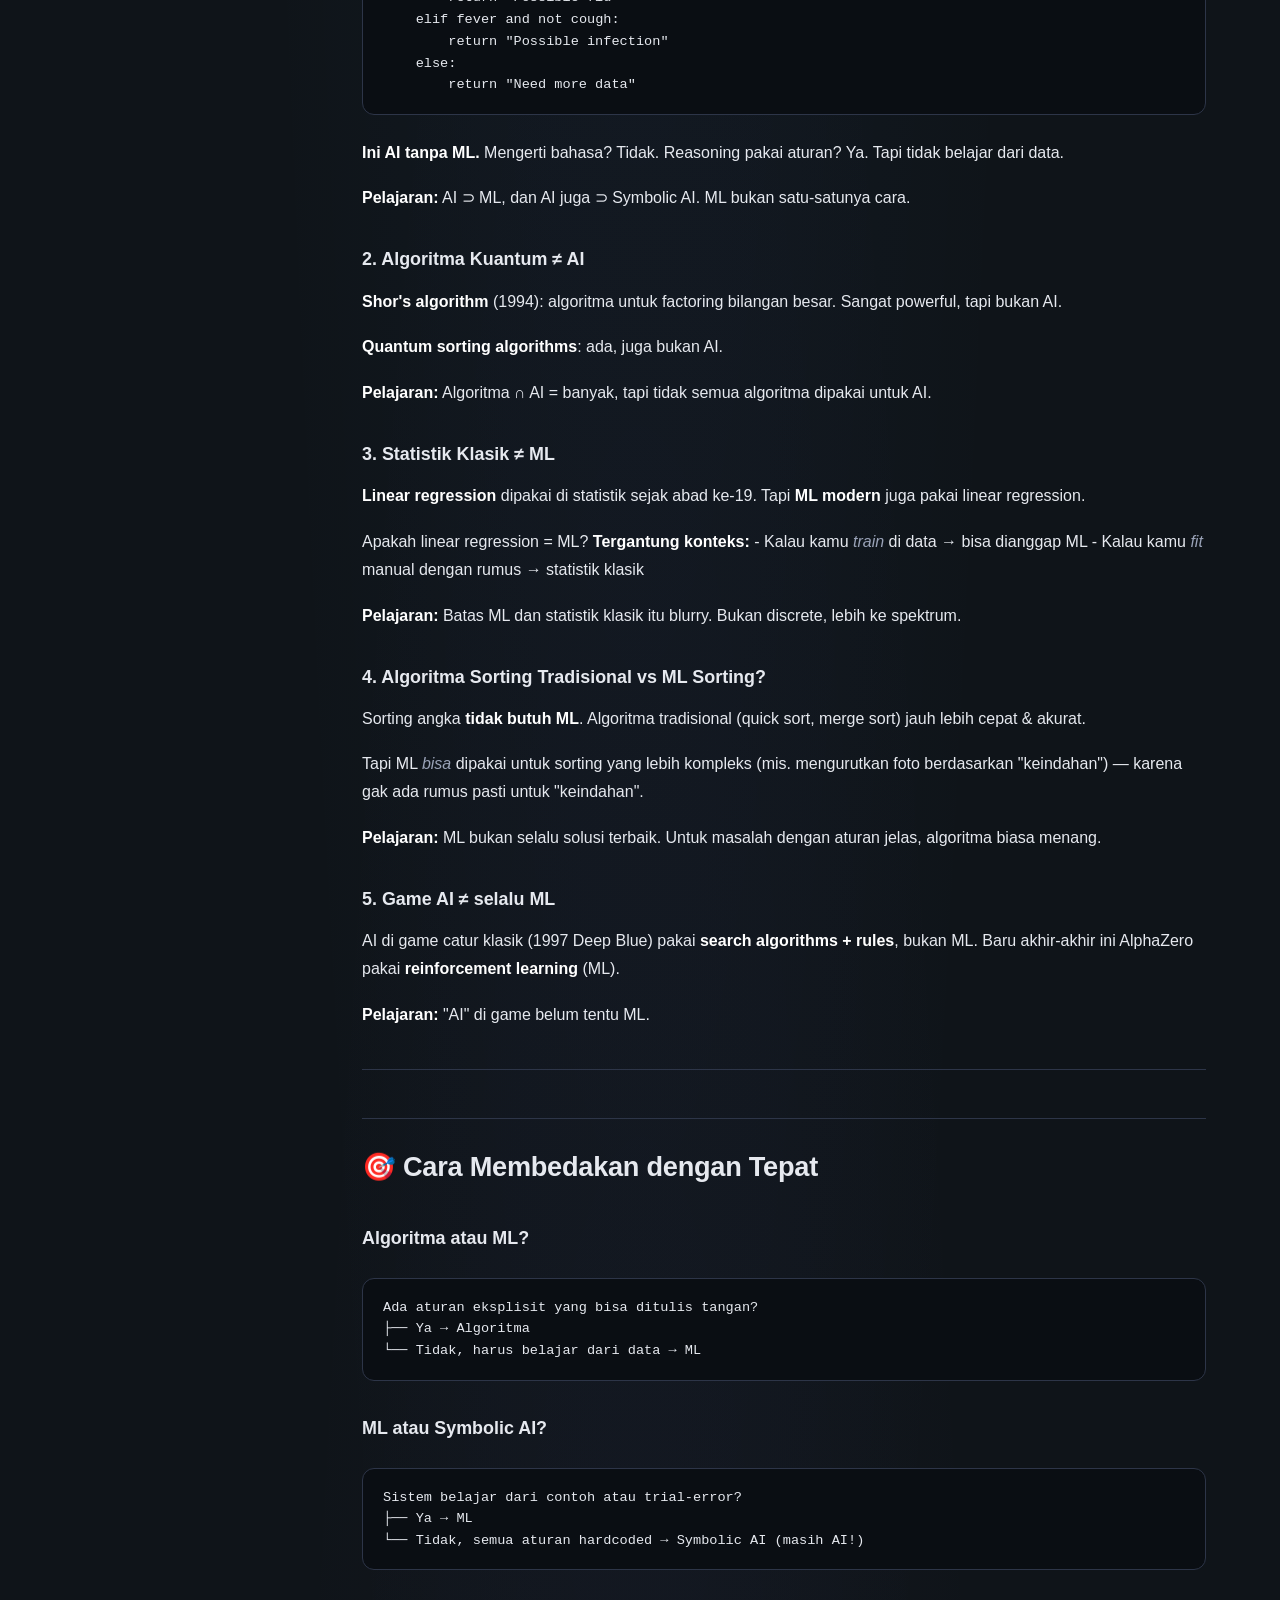
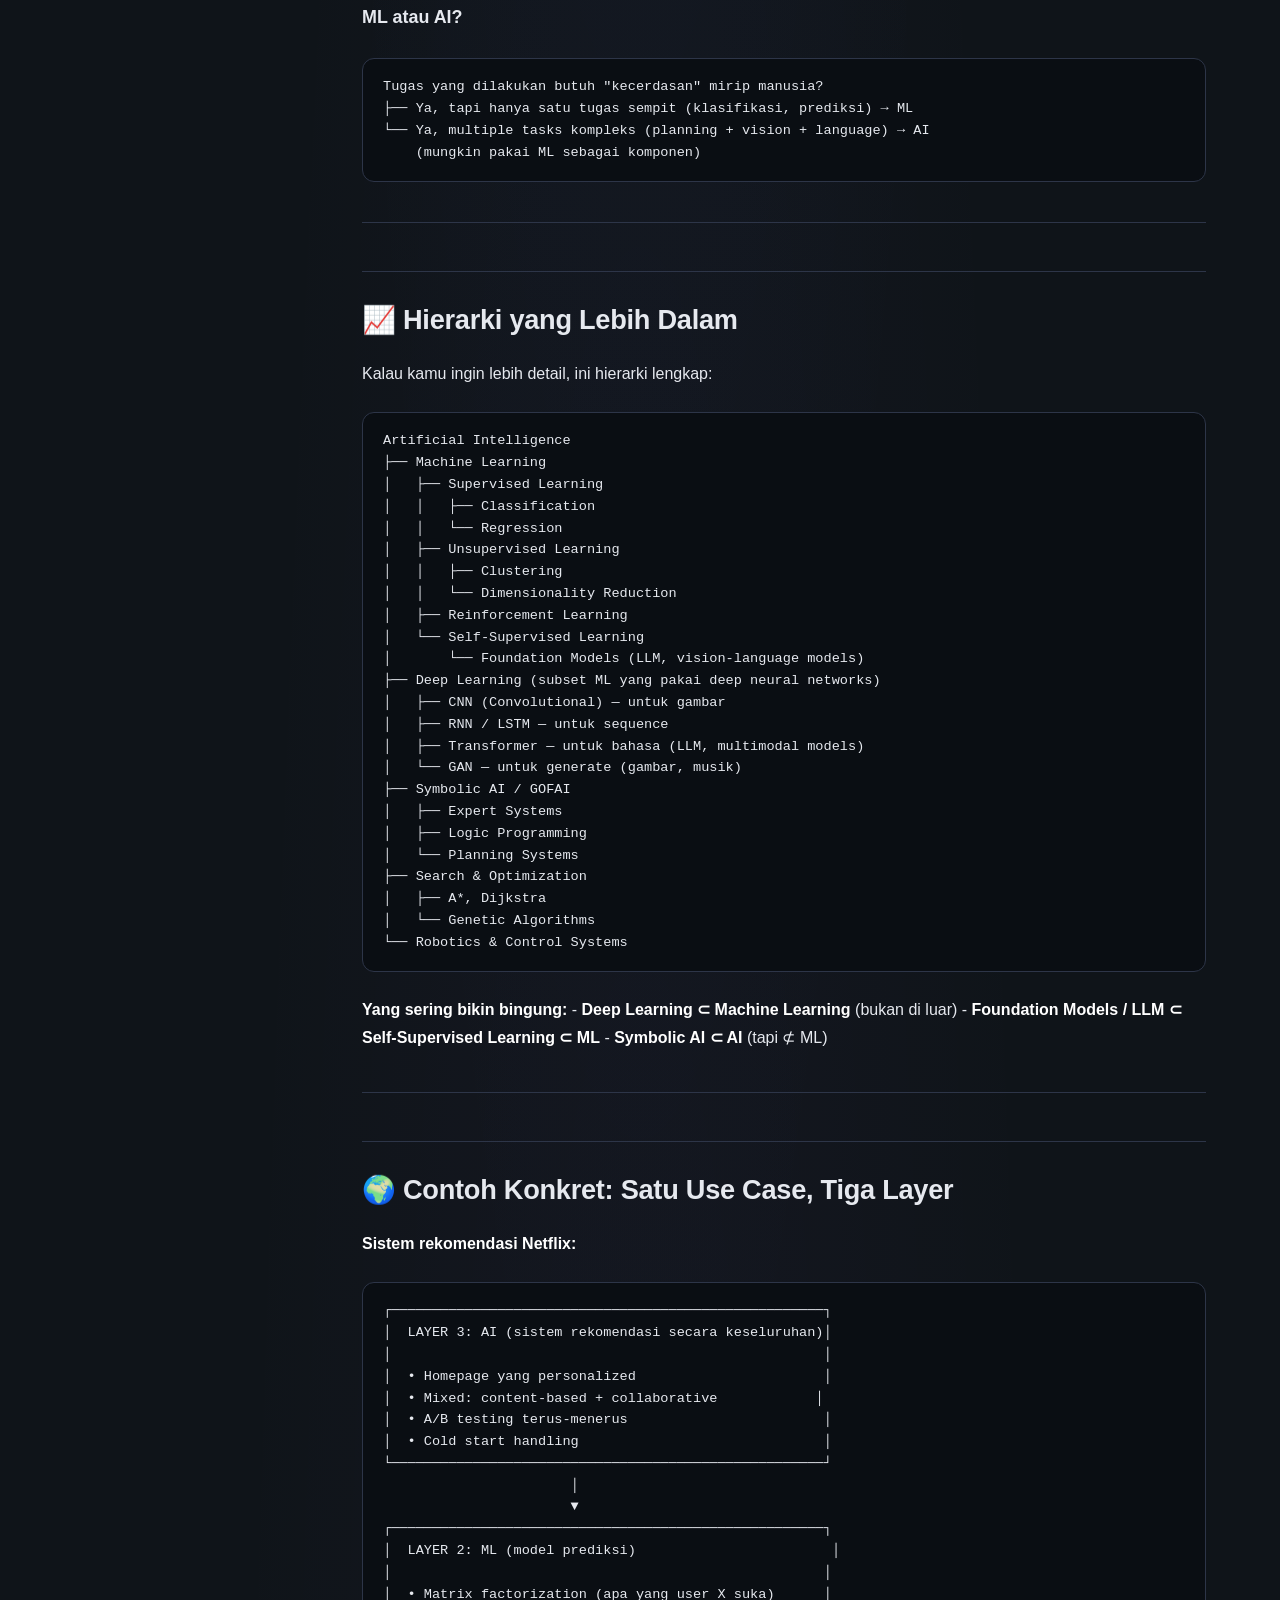
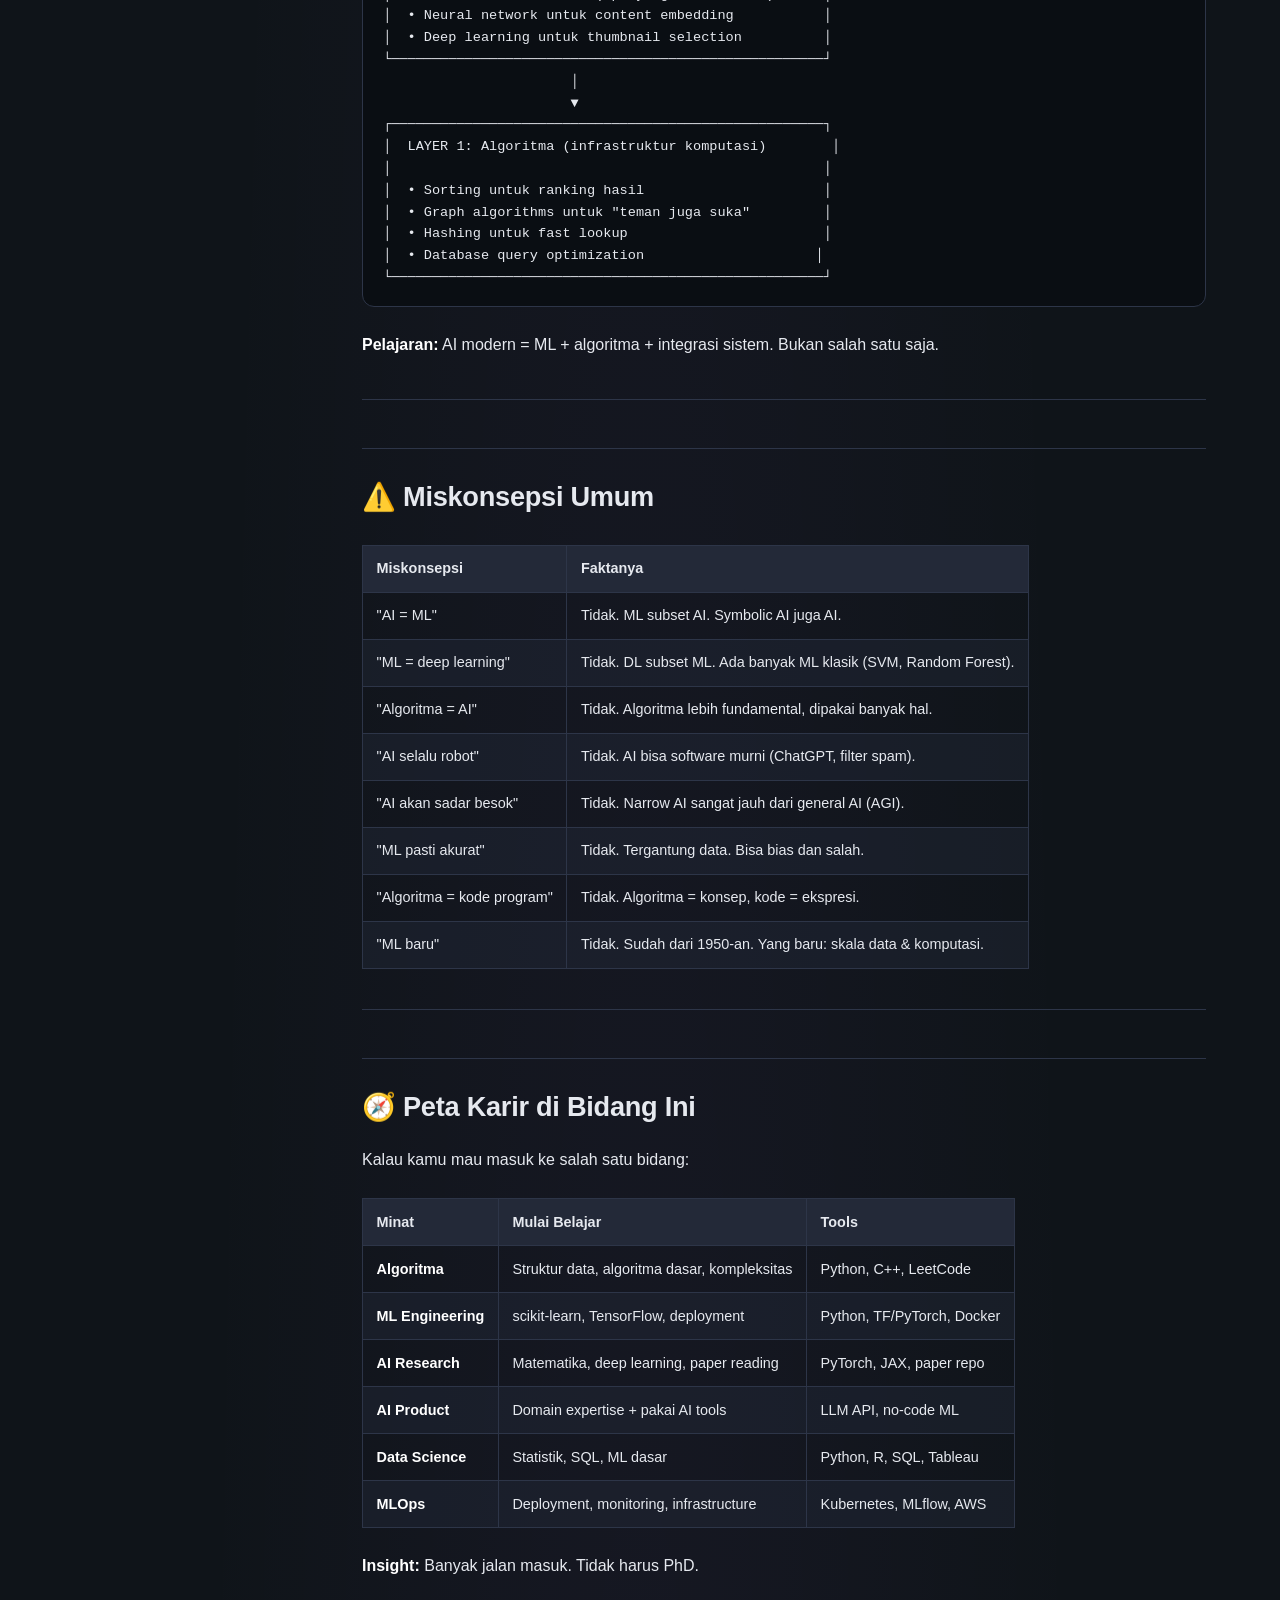
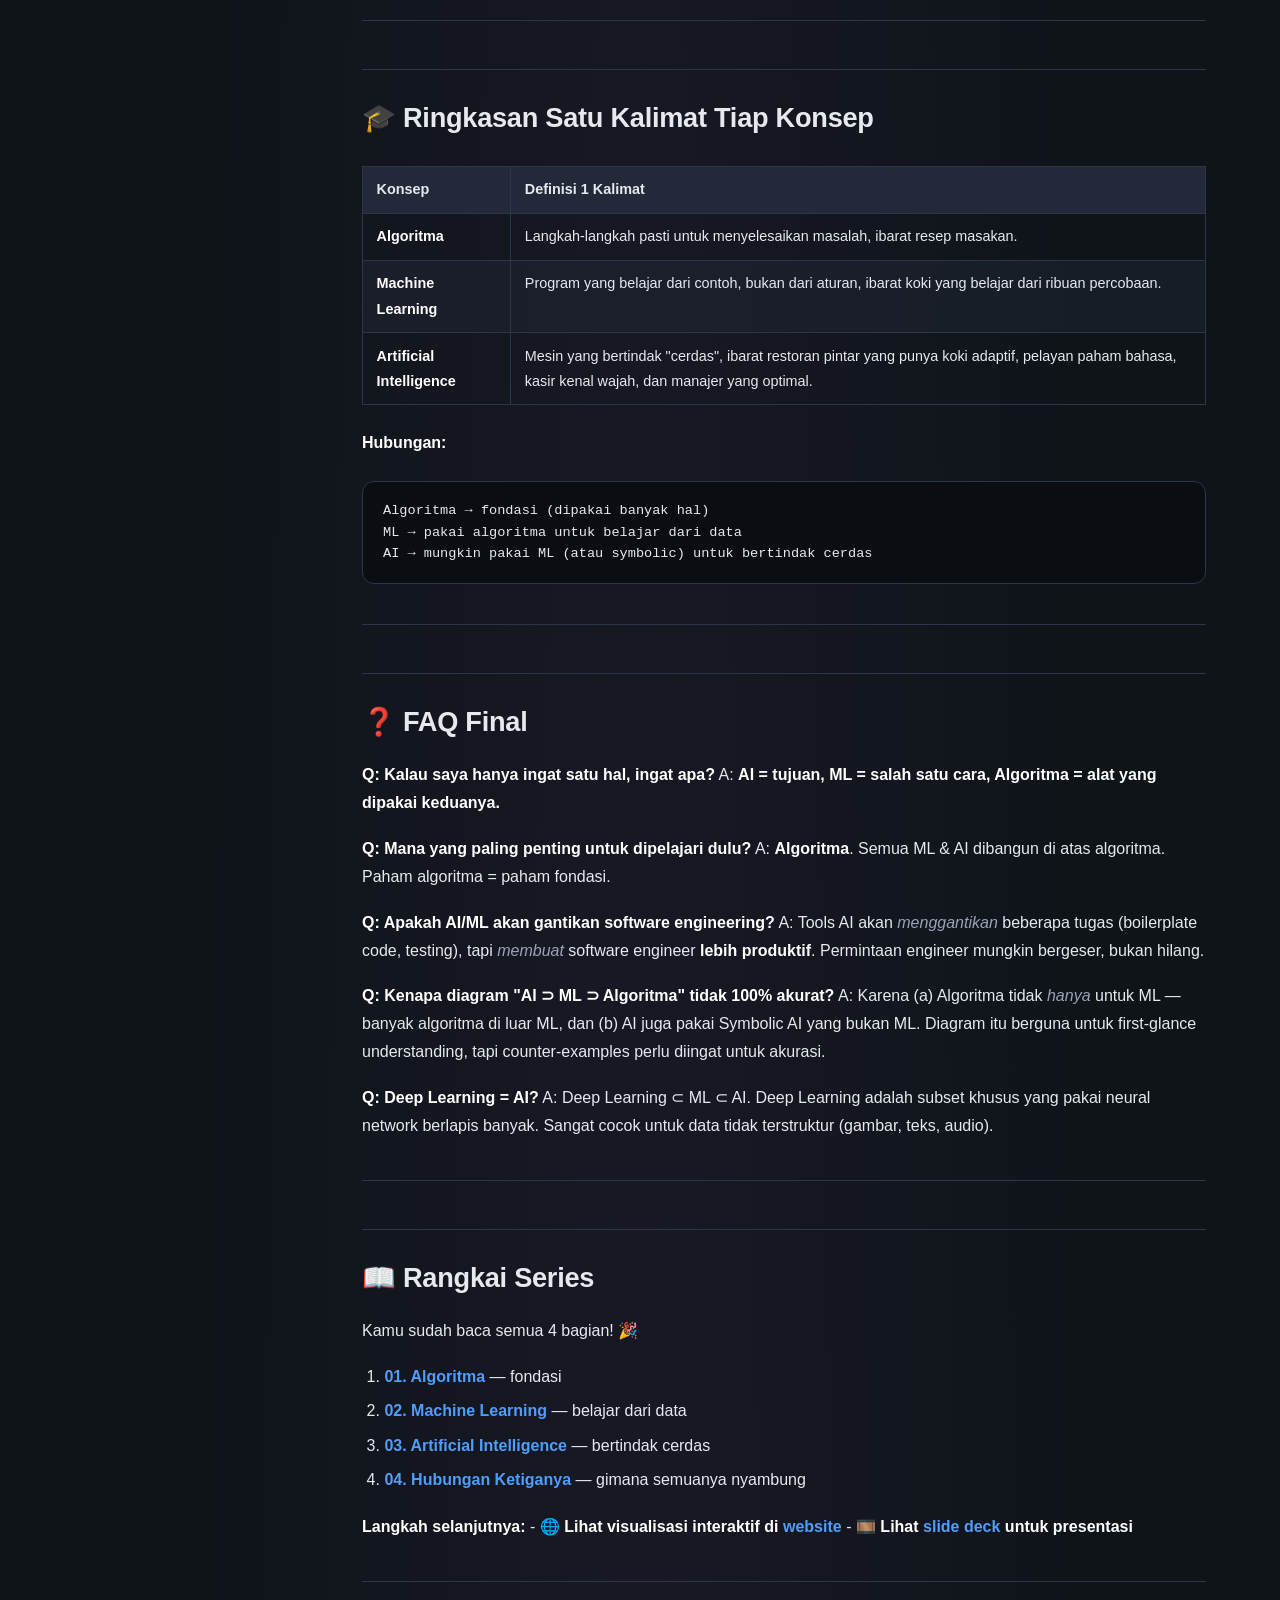
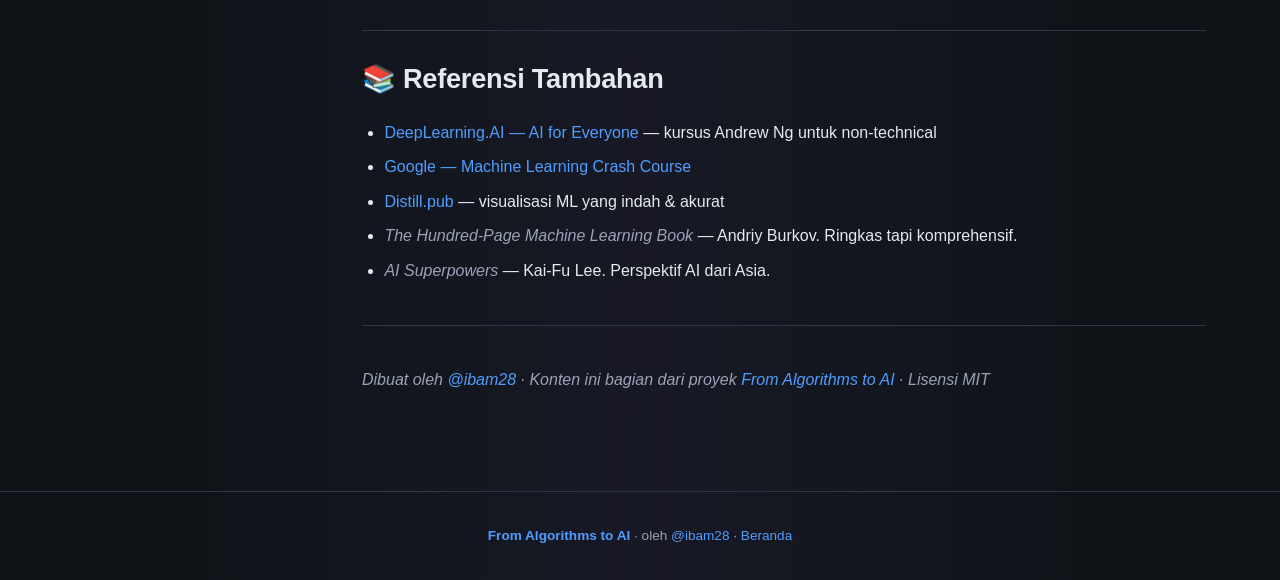
<file: docs/04-hubungan-ketiganya.html>
<!DOCTYPE html>
<html lang="id">
<head>
  <meta charset="UTF-8" />
  <meta name="viewport" content="width=device-width, initial-scale=1.0" />
  <title>04. Hubungan Algoritma × ML × AI — From Algorithms to AI</title>
  <meta name="description" content="Bagaimana ketiganya saling terkait, di mana mereka berbeda, dan kapan satu bukan bagian dari yang lain." />
  <meta name="author" content="Bambang Saputra Jaya (@ibam28)" />
  <meta property="og:title" content="04. Hubungan Algoritma × ML × AI — From Algorithms to AI" />
  <meta property="og:description" content="Bagaimana ketiganya saling terkait, di mana mereka berbeda, dan kapan satu bukan bagian dari yang lain." />
  <meta property="og:type" content="article" />
  <meta property="og:image" content="https://ibam28.github.io/from-algorithms-to-ai/website/assets/og-image.png" />
  <link rel="stylesheet" href="docs.css" />
</head>
<body class="doc-page">
  <a href="#main" class="skip-link">Lewati ke konten utama</a>

  <nav class="doc-nav" aria-label="Navigasi halaman">
    <div class="doc-nav-inner">
      <a href="../index.html" class="doc-nav-brand">🧠 From Algorithms to AI</a>
      <a href="index.html" class="doc-nav-back">← Kembali ke beranda</a>
    </div>
  </nav>

  <main id="main" class="doc-main">
    <div class="doc-layout">
      <aside class="doc-toc" aria-label="Daftar isi">
        <p class="doc-toc-title">Daftar Isi</p>
        <a class="toc-l2" href="#intinya-tldr">📌 Intinya (TL;DR)</a>
        <a class="toc-l2" href="#visualisasi-hubungan">🎯 Visualisasi Hubungan</a>
        <a class="toc-l3" href="#diagram-konsentris-cara-paling-umum">Diagram Konsentris (Cara Paling Umum)</a>
        <a class="toc-l3" href="#diagram-venn-cara-alternatif">Diagram Venn (Cara Alternatif)</a>
        <a class="toc-l2" href="#restoran-pintar-recall">🍳 Restoran Pintar (Recall)</a>
        <a class="toc-l2" href="#definisi-formal">🔬 Definisi Formal</a>
        <a class="toc-l3" href="#algoritma">Algoritma</a>
        <a class="toc-l3" href="#machine-learning">Machine Learning</a>
        <a class="toc-l3" href="#artificial-intelligence">Artificial Intelligence</a>
        <a class="toc-l2" href="#tabel-perbandingan">📊 Tabel Perbandingan</a>
        <a class="toc-l2" href="#counter-examples-penting">⚠️ Counter-Examples (Penting!)</a>
        <a class="toc-l3" href="#1-symbolic-ai-ml-tapi-dua-duanya-ai">1. Symbolic AI ≠ ML (Tapi Dua-duanya AI)</a>
        <a class="toc-l3" href="#2-algoritma-kuantum-ai">2. Algoritma Kuantum ≠ AI</a>
        <a class="toc-l3" href="#3-statistik-klasik-ml">3. Statistik Klasik ≠ ML</a>
        <a class="toc-l3" href="#4-algoritma-sorting-tradisional-vs-ml-sorting">4. Algoritma Sorting Tradisional vs ML Sorting?</a>
        <a class="toc-l3" href="#5-game-ai-selalu-ml">5. Game AI ≠ selalu ML</a>
        <a class="toc-l2" href="#cara-membedakan-dengan-tepat">🎯 Cara Membedakan dengan Tepat</a>
        <a class="toc-l3" href="#algoritma-atau-ml">Algoritma atau ML?</a>
        <a class="toc-l3" href="#ml-atau-symbolic-ai">ML atau Symbolic AI?</a>
        <a class="toc-l3" href="#ml-atau-ai">ML atau AI?</a>
        <a class="toc-l2" href="#hierarki-yang-lebih-dalam">📈 Hierarki yang Lebih Dalam</a>
        <a class="toc-l2" href="#contoh-konkret-satu-use-case-tiga-layer">🌍 Contoh Konkret: Satu Use Case, Tiga Layer</a>
        <a class="toc-l2" href="#miskonsepsi-umum">⚠️ Miskonsepsi Umum</a>
        <a class="toc-l2" href="#peta-karir-di-bidang-ini">🧭 Peta Karir di Bidang Ini</a>
        <a class="toc-l2" href="#ringkasan-satu-kalimat-tiap-konsep">🎓 Ringkasan Satu Kalimat Tiap Konsep</a>
        <a class="toc-l2" href="#faq-final">❓ FAQ Final</a>
        <a class="toc-l2" href="#rangkai-series">📖 Rangkai Series</a>
        <a class="toc-l2" href="#referensi-tambahan">📚 Referensi Tambahan</a>
      </aside>

      <article class="doc-body">
<h1 id="04-hubungan-algoritma-ml-ai">04. Hubungan Algoritma × ML × AI</h1>
<blockquote>
<p>Bagaimana ketiganya saling terkait, di mana mereka berbeda, dan kapan satu bukan bagian dari yang lain.</p>
</blockquote>
<p>📚 <strong>Bagian dari seri:</strong> <a href="https://github.com/ibam28/from-algorithms-to-ai#readme">00. Beranda</a> → <a href="01-algoritma.html">01. Algoritma</a> → <a href="02-machine-learning.html">02. Machine Learning</a> → <a href="03-artificial-intelligence.html">03. Artificial Intelligence</a> → <strong>04. Hubungan Ketiganya</strong></p>
<hr />
<h2 id="intinya-tldr">📌 Intinya (TL;DR)</h2>
<div class="highlight"><pre><span></span><code>AI = tujuan besar (&quot;mesin bertindak cerdas&quot;)
ML = salah satu cara mencapai AI (&quot;belajar dari data&quot;)
Algoritma = alat dasar yang dipakai keduanya (&quot;resep/langkah-langkah&quot;)
</code></pre></div>

<p><strong>Rumus penting (sebagian, tidak absolut):</strong></p>
<div class="highlight"><pre><span></span><code>Machine Learning ⊂ Artificial Intelligence
Algoritma ∩ ML = banyak (ML pakai banyak algoritma)
Algoritma ∩ AI = banyak tapi tidak semua
ML ∩ Symbolic AI = ∅ (tidak overlap — beda pendekatan)
</code></pre></div>

<hr />
<h2 id="visualisasi-hubungan">🎯 Visualisasi Hubungan</h2>
<h3 id="diagram-konsentris-cara-paling-umum">Diagram Konsentris (Cara Paling Umum)</h3>
<div class="highlight"><pre><span></span><code>┌─────────────────────────────────────────────────────┐
│                                                     │
│           🤖 Artificial Intelligence               │
│              (paling luas / payung)                 │
│                                                     │
│      ┌──────────────────────────────────────┐      │
│      │                                      │      │
│      │      🧠 Machine Learning             │      │
│      │         (subset dari AI)             │      │
│      │                                      │      │
│      │      ┌──────────────────────┐        │      │
│      │      │   📐 Algoritma       │        │      │
│      │      │   (alat utama)       │        │      │
│      │      └──────────────────────┘        │      │
│      │                                      │      │
│      └──────────────────────────────────────┘      │
│                                                     │
│      🔧 Symbolic AI (rule-based) ← juga AI, BUKAN ML│
│                                                     │
└─────────────────────────────────────────────────────┘
</code></pre></div>

<p><strong>Cara baca:</strong>
- AI = lingkaran paling luar (paling luas)
- ML = di dalam AI (subset)
- Algoritma = di dalam ML (ML pakai algoritma)
- Symbolic AI = di dalam AI tapi <strong>di luar</strong> ML (AI tanpa ML)</p>
<h3 id="diagram-venn-cara-alternatif">Diagram Venn (Cara Alternatif)</h3>
<div class="highlight"><pre><span></span><code>        ┌──────────────┐
        │  Algoritma   │
        │  (banyak)    │
        └──────┬───────┘
               │ ∩ (irisan dengan ML)
        ┌──────▼───────┐
        │     ML       │─────── bukan Algoritma
        │  (subset AI) │       (mungkin), tapi ML
        └──────┬───────┘       selalu pakai algoritma
               │
        ┌──────▼───────┐
        │     AI       │
        │  (paling     │
        │   luas)      │
        └──────────────┘
</code></pre></div>

<p><strong>Cara baca:</strong> Algoritma &amp; ML overlap banyak. ML ⊂ AI. Tidak semua algoritma adalah ML, tapi ML selalu pakai algoritma.</p>
<hr />
<h2 id="restoran-pintar-recall">🍳 Restoran Pintar (Recall)</h2>
<p>Kita pakai analogi yang sama dari section sebelumnya:</p>
<table>
<thead>
<tr>
<th>Konsep</th>
<th>Analogi Restoran</th>
</tr>
</thead>
<tbody>
<tr>
<td><strong>AI</strong></td>
<td>Restoran pintar <strong>sebagai keseluruhan</strong> (koki + pelayan + kasir + manajer)</td>
</tr>
<tr>
<td><strong>ML</strong></td>
<td><strong>Koki</strong> yang belajar dari 10.000 percobaan</td>
</tr>
<tr>
<td><strong>Algoritma</strong></td>
<td><strong>Resep</strong> — langkah-langkah yang dijalankan koki</td>
</tr>
</tbody>
</table>
<p><strong>Hubungan:</strong></p>
<ul>
<li>Restoran pintar (AI) <strong>pasti punya koki</strong> (ML)? — Tidak, bisa juga ada restoran yang koki-nya cuma masak dari resep (algoritma biasa). Tapi restoran modern cenderung punya koki yang adaptif.</li>
<li>Koki (ML) <strong>pasti pakai resep</strong> (algoritma)? — Ya, ML = banyak algoritma yang bekerja sama.</li>
<li>Restoran (AI) <strong>pasti punya koki</strong> (ML)? — Tidak juga. Bisa juga ada restoran dengan <strong>chef berpengalaman yang masak dari ingatan</strong> (symbolic AI / rule-based).</li>
</ul>
<hr />
<h2 id="definisi-formal">🔬 Definisi Formal</h2>
<h3 id="algoritma">Algoritma</h3>
<blockquote>
<p>Urutan langkah-langkah terdefinisi-eksplisit untuk menyelesaikan masalah atau komputasi.</p>
</blockquote>
<ul>
<li><strong>Karakteristik:</strong> well-defined, finite, effective</li>
<li><strong>Contoh:</strong> bubble sort, binary search, Dijkstra</li>
<li><strong>Bidang:</strong> ilmu komputer dasar, matematika</li>
</ul>
<h3 id="machine-learning">Machine Learning</h3>
<blockquote>
<p>Sub-bidang AI yang fokus pada sistem yang belajar dari data, bukan dari aturan eksplisit.</p>
</blockquote>
<ul>
<li><strong>Karakteristik:</strong> generalization dari pola, prediksi probabilistik</li>
<li><strong>Contoh:</strong> neural network, decision tree, linear regression</li>
<li><strong>Bidang:</strong> statistik + ilmu komputer</li>
</ul>
<h3 id="artificial-intelligence">Artificial Intelligence</h3>
<blockquote>
<p>Bidang riset yang bertujuan membuat sistem yang melakukan tugas yang biasanya butuh kecerdasan manusia.</p>
</blockquote>
<ul>
<li><strong>Karakteristik:</strong> persepsi, reasoning, learning, planning</li>
<li><strong>Contoh:</strong> self-driving car, medical diagnosis AI, game-playing AI</li>
<li><strong>Bidang:</strong> computer science + cognitive science + philosophy + neuroscience</li>
</ul>
<hr />
<h2 id="tabel-perbandingan">📊 Tabel Perbandingan</h2>
<table>
<thead>
<tr>
<th>Aspek</th>
<th>Algoritma</th>
<th>Machine Learning</th>
<th>Artificial Intelligence</th>
</tr>
</thead>
<tbody>
<tr>
<td><strong>Apa?</strong></td>
<td>Langkah-langkah pasti</td>
<td>Belajar dari data</td>
<td>Mesin bertindak "cerdas"</td>
</tr>
<tr>
<td><strong>Tujuan</strong></td>
<td>Solve masalah spesifik</td>
<td>Temukan pola di data</td>
<td>Capai perilaku cerdas</td>
</tr>
<tr>
<td><strong>Input</strong></td>
<td>Data + aturan</td>
<td>Data + label (supervised)</td>
<td>Bervariasi</td>
</tr>
<tr>
<td><strong>Output</strong></td>
<td>Hasil sesuai aturan</td>
<td>Model prediksi</td>
<td>Aksi / keputusan</td>
</tr>
<tr>
<td><strong>Contoh</strong></td>
<td>Sortir array</td>
<td>Filter spam</td>
<td>Mobil self-driving</td>
</tr>
<tr>
<td><strong>Tahun mulai</strong></td>
<td>300 SM (Euclid)</td>
<td>1950-an (Samuel)</td>
<td>1950-an (Turing)</td>
</tr>
<tr>
<td><strong>Bidang</strong></td>
<td>CS dasar</td>
<td>AI + statistik</td>
<td>Multi-disiplin</td>
</tr>
<tr>
<td><strong>Ukuran sukses</strong></td>
<td>Correctness, efficiency</td>
<td>Accuracy, generalization</td>
<td>Behavior quality</td>
</tr>
</tbody>
</table>
<hr />
<h2 id="counter-examples-penting">⚠️ Counter-Examples (Penting!)</h2>
<p>Bagian ini menunjukkan <strong>mengapa diagram sederhana tidak selalu benar</strong>. Kalau kamu paham ini, kamu pahami nuansa yang banyak orang miss.</p>
<h3 id="1-symbolic-ai-ml-tapi-dua-duanya-ai">1. Symbolic AI ≠ ML (Tapi Dua-duanya AI)</h3>
<p><strong>Symbolic AI</strong> (1950-1990an): pakai <strong>aturan if-then</strong> yang ditulis tangan, bukan belajar dari data.</p>
<div class="highlight"><pre><span></span><code><span class="c1"># Symbolic AI — aturan ditulis manual, BUKAN ML</span>
<span class="k">def</span> <span class="nf">diagnose</span><span class="p">(</span><span class="n">fever</span><span class="p">,</span> <span class="n">cough</span><span class="p">,</span> <span class="n">fatigue</span><span class="p">):</span>
    <span class="k">if</span> <span class="n">fever</span> <span class="ow">and</span> <span class="n">cough</span> <span class="ow">and</span> <span class="n">fatigue</span><span class="p">:</span>
        <span class="k">return</span> <span class="s2">&quot;Possible flu&quot;</span>
    <span class="k">elif</span> <span class="n">fever</span> <span class="ow">and</span> <span class="ow">not</span> <span class="n">cough</span><span class="p">:</span>
        <span class="k">return</span> <span class="s2">&quot;Possible infection&quot;</span>
    <span class="k">else</span><span class="p">:</span>
        <span class="k">return</span> <span class="s2">&quot;Need more data&quot;</span>
</code></pre></div>

<p><strong>Ini AI tanpa ML.</strong> Mengerti bahasa? Tidak. Reasoning pakai aturan? Ya. Tapi tidak belajar dari data.</p>
<p><strong>Pelajaran:</strong> AI ⊃ ML, dan AI juga ⊃ Symbolic AI. ML bukan satu-satunya cara.</p>
<h3 id="2-algoritma-kuantum-ai">2. Algoritma Kuantum ≠ AI</h3>
<p><strong>Shor's algorithm</strong> (1994): algoritma untuk factoring bilangan besar. Sangat powerful, tapi bukan AI.</p>
<p><strong>Quantum sorting algorithms</strong>: ada, juga bukan AI.</p>
<p><strong>Pelajaran:</strong> Algoritma ∩ AI = banyak, tapi tidak semua algoritma dipakai untuk AI.</p>
<h3 id="3-statistik-klasik-ml">3. Statistik Klasik ≠ ML</h3>
<p><strong>Linear regression</strong> dipakai di statistik sejak abad ke-19. Tapi <strong>ML modern</strong> juga pakai linear regression.</p>
<p>Apakah linear regression = ML? <strong>Tergantung konteks:</strong>
- Kalau kamu <em>train</em> di data → bisa dianggap ML
- Kalau kamu <em>fit</em> manual dengan rumus → statistik klasik</p>
<p><strong>Pelajaran:</strong> Batas ML dan statistik klasik itu blurry. Bukan discrete, lebih ke spektrum.</p>
<h3 id="4-algoritma-sorting-tradisional-vs-ml-sorting">4. Algoritma Sorting Tradisional vs ML Sorting?</h3>
<p>Sorting angka <strong>tidak butuh ML</strong>. Algoritma tradisional (quick sort, merge sort) jauh lebih cepat &amp; akurat.</p>
<p>Tapi ML <em>bisa</em> dipakai untuk sorting yang lebih kompleks (mis. mengurutkan foto berdasarkan "keindahan") — karena gak ada rumus pasti untuk "keindahan".</p>
<p><strong>Pelajaran:</strong> ML bukan selalu solusi terbaik. Untuk masalah dengan aturan jelas, algoritma biasa menang.</p>
<h3 id="5-game-ai-selalu-ml">5. Game AI ≠ selalu ML</h3>
<p>AI di game catur klasik (1997 Deep Blue) pakai <strong>search algorithms + rules</strong>, bukan ML. Baru akhir-akhir ini AlphaZero pakai <strong>reinforcement learning</strong> (ML).</p>
<p><strong>Pelajaran:</strong> "AI" di game belum tentu ML.</p>
<hr />
<h2 id="cara-membedakan-dengan-tepat">🎯 Cara Membedakan dengan Tepat</h2>
<h3 id="algoritma-atau-ml">Algoritma atau ML?</h3>
<div class="highlight"><pre><span></span><code>Ada aturan eksplisit yang bisa ditulis tangan?
├── Ya → Algoritma
└── Tidak, harus belajar dari data → ML
</code></pre></div>

<h3 id="ml-atau-symbolic-ai">ML atau Symbolic AI?</h3>
<div class="highlight"><pre><span></span><code>Sistem belajar dari contoh atau trial-error?
├── Ya → ML
└── Tidak, semua aturan hardcoded → Symbolic AI (masih AI!)
</code></pre></div>

<h3 id="ml-atau-ai">ML atau AI?</h3>
<div class="highlight"><pre><span></span><code>Tugas yang dilakukan butuh &quot;kecerdasan&quot; mirip manusia?
├── Ya, tapi hanya satu tugas sempit (klasifikasi, prediksi) → ML
└── Ya, multiple tasks kompleks (planning + vision + language) → AI
    (mungkin pakai ML sebagai komponen)
</code></pre></div>

<hr />
<h2 id="hierarki-yang-lebih-dalam">📈 Hierarki yang Lebih Dalam</h2>
<p>Kalau kamu ingin lebih detail, ini hierarki lengkap:</p>
<div class="highlight"><pre><span></span><code>Artificial Intelligence
├── Machine Learning
│   ├── Supervised Learning
│   │   ├── Classification
│   │   └── Regression
│   ├── Unsupervised Learning
│   │   ├── Clustering
│   │   └── Dimensionality Reduction
│   ├── Reinforcement Learning
│   └── Self-Supervised Learning
│       └── Foundation Models (LLM, vision-language models)
├── Deep Learning (subset ML yang pakai deep neural networks)
│   ├── CNN (Convolutional) — untuk gambar
│   ├── RNN / LSTM — untuk sequence
│   ├── Transformer — untuk bahasa (LLM, multimodal models)
│   └── GAN — untuk generate (gambar, musik)
├── Symbolic AI / GOFAI
│   ├── Expert Systems
│   ├── Logic Programming
│   └── Planning Systems
├── Search &amp; Optimization
│   ├── A*, Dijkstra
│   └── Genetic Algorithms
└── Robotics &amp; Control Systems
</code></pre></div>

<p><strong>Yang sering bikin bingung:</strong>
- <strong>Deep Learning ⊂ Machine Learning</strong> (bukan di luar)
- <strong>Foundation Models / LLM ⊂ Self-Supervised Learning ⊂ ML</strong>
- <strong>Symbolic AI ⊂ AI</strong> (tapi ⊄ ML)</p>
<hr />
<h2 id="contoh-konkret-satu-use-case-tiga-layer">🌍 Contoh Konkret: Satu Use Case, Tiga Layer</h2>
<p><strong>Sistem rekomendasi Netflix:</strong></p>
<div class="highlight"><pre><span></span><code>┌─────────────────────────────────────────────────────┐
│  LAYER 3: AI (sistem rekomendasi secara keseluruhan)│
│                                                     │
│  • Homepage yang personalized                       │
│  • Mixed: content-based + collaborative            │
│  • A/B testing terus-menerus                        │
│  • Cold start handling                              │
└─────────────────────────────────────────────────────┘
                       │
                       ▼
┌─────────────────────────────────────────────────────┐
│  LAYER 2: ML (model prediksi)                        │
│                                                     │
│  • Matrix factorization (apa yang user X suka)      │
│  • Neural network untuk content embedding           │
│  • Deep learning untuk thumbnail selection          │
└─────────────────────────────────────────────────────┘
                       │
                       ▼
┌─────────────────────────────────────────────────────┐
│  LAYER 1: Algoritma (infrastruktur komputasi)        │
│                                                     │
│  • Sorting untuk ranking hasil                      │
│  • Graph algorithms untuk &quot;teman juga suka&quot;         │
│  • Hashing untuk fast lookup                        │
│  • Database query optimization                     │
└─────────────────────────────────────────────────────┘
</code></pre></div>

<p><strong>Pelajaran:</strong> AI modern = ML + algoritma + integrasi sistem. Bukan salah satu saja.</p>
<hr />
<h2 id="miskonsepsi-umum">⚠️ Miskonsepsi Umum</h2>
<table>
<thead>
<tr>
<th>Miskonsepsi</th>
<th>Faktanya</th>
</tr>
</thead>
<tbody>
<tr>
<td>"AI = ML"</td>
<td>Tidak. ML subset AI. Symbolic AI juga AI.</td>
</tr>
<tr>
<td>"ML = deep learning"</td>
<td>Tidak. DL subset ML. Ada banyak ML klasik (SVM, Random Forest).</td>
</tr>
<tr>
<td>"Algoritma = AI"</td>
<td>Tidak. Algoritma lebih fundamental, dipakai banyak hal.</td>
</tr>
<tr>
<td>"AI selalu robot"</td>
<td>Tidak. AI bisa software murni (ChatGPT, filter spam).</td>
</tr>
<tr>
<td>"AI akan sadar besok"</td>
<td>Tidak. Narrow AI sangat jauh dari general AI (AGI).</td>
</tr>
<tr>
<td>"ML pasti akurat"</td>
<td>Tidak. Tergantung data. Bisa bias dan salah.</td>
</tr>
<tr>
<td>"Algoritma = kode program"</td>
<td>Tidak. Algoritma = konsep, kode = ekspresi.</td>
</tr>
<tr>
<td>"ML baru"</td>
<td>Tidak. Sudah dari 1950-an. Yang baru: skala data &amp; komputasi.</td>
</tr>
</tbody>
</table>
<hr />
<h2 id="peta-karir-di-bidang-ini">🧭 Peta Karir di Bidang Ini</h2>
<p>Kalau kamu mau masuk ke salah satu bidang:</p>
<table>
<thead>
<tr>
<th>Minat</th>
<th>Mulai Belajar</th>
<th>Tools</th>
</tr>
</thead>
<tbody>
<tr>
<td><strong>Algoritma</strong></td>
<td>Struktur data, algoritma dasar, kompleksitas</td>
<td>Python, C++, LeetCode</td>
</tr>
<tr>
<td><strong>ML Engineering</strong></td>
<td>scikit-learn, TensorFlow, deployment</td>
<td>Python, TF/PyTorch, Docker</td>
</tr>
<tr>
<td><strong>AI Research</strong></td>
<td>Matematika, deep learning, paper reading</td>
<td>PyTorch, JAX, paper repo</td>
</tr>
<tr>
<td><strong>AI Product</strong></td>
<td>Domain expertise + pakai AI tools</td>
<td>LLM API, no-code ML</td>
</tr>
<tr>
<td><strong>Data Science</strong></td>
<td>Statistik, SQL, ML dasar</td>
<td>Python, R, SQL, Tableau</td>
</tr>
<tr>
<td><strong>MLOps</strong></td>
<td>Deployment, monitoring, infrastructure</td>
<td>Kubernetes, MLflow, AWS</td>
</tr>
</tbody>
</table>
<p><strong>Insight:</strong> Banyak jalan masuk. Tidak harus PhD.</p>
<hr />
<h2 id="ringkasan-satu-kalimat-tiap-konsep">🎓 Ringkasan Satu Kalimat Tiap Konsep</h2>
<table>
<thead>
<tr>
<th>Konsep</th>
<th>Definisi 1 Kalimat</th>
</tr>
</thead>
<tbody>
<tr>
<td><strong>Algoritma</strong></td>
<td>Langkah-langkah pasti untuk menyelesaikan masalah, ibarat resep masakan.</td>
</tr>
<tr>
<td><strong>Machine Learning</strong></td>
<td>Program yang belajar dari contoh, bukan dari aturan, ibarat koki yang belajar dari ribuan percobaan.</td>
</tr>
<tr>
<td><strong>Artificial Intelligence</strong></td>
<td>Mesin yang bertindak "cerdas", ibarat restoran pintar yang punya koki adaptif, pelayan paham bahasa, kasir kenal wajah, dan manajer yang optimal.</td>
</tr>
</tbody>
</table>
<p><strong>Hubungan:</strong></p>
<div class="highlight"><pre><span></span><code>Algoritma → fondasi (dipakai banyak hal)
ML → pakai algoritma untuk belajar dari data
AI → mungkin pakai ML (atau symbolic) untuk bertindak cerdas
</code></pre></div>

<hr />
<h2 id="faq-final">❓ FAQ Final</h2>
<p><strong>Q: Kalau saya hanya ingat satu hal, ingat apa?</strong>
A: <strong>AI = tujuan, ML = salah satu cara, Algoritma = alat yang dipakai keduanya.</strong></p>
<p><strong>Q: Mana yang paling penting untuk dipelajari dulu?</strong>
A: <strong>Algoritma</strong>. Semua ML &amp; AI dibangun di atas algoritma. Paham algoritma = paham fondasi.</p>
<p><strong>Q: Apakah AI/ML akan gantikan software engineering?</strong>
A: Tools AI akan <em>menggantikan</em> beberapa tugas (boilerplate code, testing), tapi <em>membuat</em> software engineer <strong>lebih produktif</strong>. Permintaan engineer mungkin bergeser, bukan hilang.</p>
<p><strong>Q: Kenapa diagram "AI ⊃ ML ⊃ Algoritma" tidak 100% akurat?</strong>
A: Karena (a) Algoritma tidak <em>hanya</em> untuk ML — banyak algoritma di luar ML, dan (b) AI juga pakai Symbolic AI yang bukan ML. Diagram itu berguna untuk first-glance understanding, tapi counter-examples perlu diingat untuk akurasi.</p>
<p><strong>Q: Deep Learning = AI?</strong>
A: Deep Learning ⊂ ML ⊂ AI. Deep Learning adalah subset khusus yang pakai neural network berlapis banyak. Sangat cocok untuk data tidak terstruktur (gambar, teks, audio).</p>
<hr />
<h2 id="rangkai-series">📖 Rangkai Series</h2>
<p>Kamu sudah baca semua 4 bagian! 🎉</p>
<ol>
<li><strong><a href="01-algoritma.html">01. Algoritma</a></strong> — fondasi</li>
<li><strong><a href="02-machine-learning.html">02. Machine Learning</a></strong> — belajar dari data</li>
<li><strong><a href="03-artificial-intelligence.html">03. Artificial Intelligence</a></strong> — bertindak cerdas</li>
<li><strong><a href="04-hubungan-ketiganya.html">04. Hubungan Ketiganya</a></strong> — gimana semuanya nyambung</li>
</ol>
<p><strong>Langkah selanjutnya:</strong>
- 🌐 <strong>Lihat visualisasi interaktif di <a href="../website/index.html">website</a></strong>
- 🎞️ <strong>Lihat <a href="../slides.html">slide deck</a> untuk presentasi</strong></p>
<hr />
<h2 id="referensi-tambahan">📚 Referensi Tambahan</h2>
<ul>
<li><a href="https://www.deeplearning.ai/courses/ai-for-everyone/">DeepLearning.AI — AI for Everyone</a> — kursus Andrew Ng untuk non-technical</li>
<li><a href="https://developers.google.com/machine-learning/crash-course">Google — Machine Learning Crash Course</a></li>
<li><a href="https://distill.pub/">Distill.pub</a> — visualisasi ML yang indah &amp; akurat</li>
<li><em>The Hundred-Page Machine Learning Book</em> — Andriy Burkov. Ringkas tapi komprehensif.</li>
<li><em>AI Superpowers</em> — Kai-Fu Lee. Perspektif AI dari Asia.</li>
</ul>
<hr />
<p><em>Dibuat oleh <a href="https://github.com/ibam28">@ibam28</a> · Konten ini bagian dari proyek <a href="https://github.com/ibam28/from-algorithms-to-ai#readme">From Algorithms to AI</a> · Lisensi MIT</em></p>
      </article>
    </div>
  </main>

  <footer class="doc-footer">
    <p>
      <a href="https://github.com/ibam28/from-algorithms-to-ai"><strong>From Algorithms to AI</strong></a>
      · oleh <a href="https://github.com/ibam28">@ibam28</a>
      · <a href="../index.html">Beranda</a>
    </p>
  </footer>
</body>
</html>
</file>
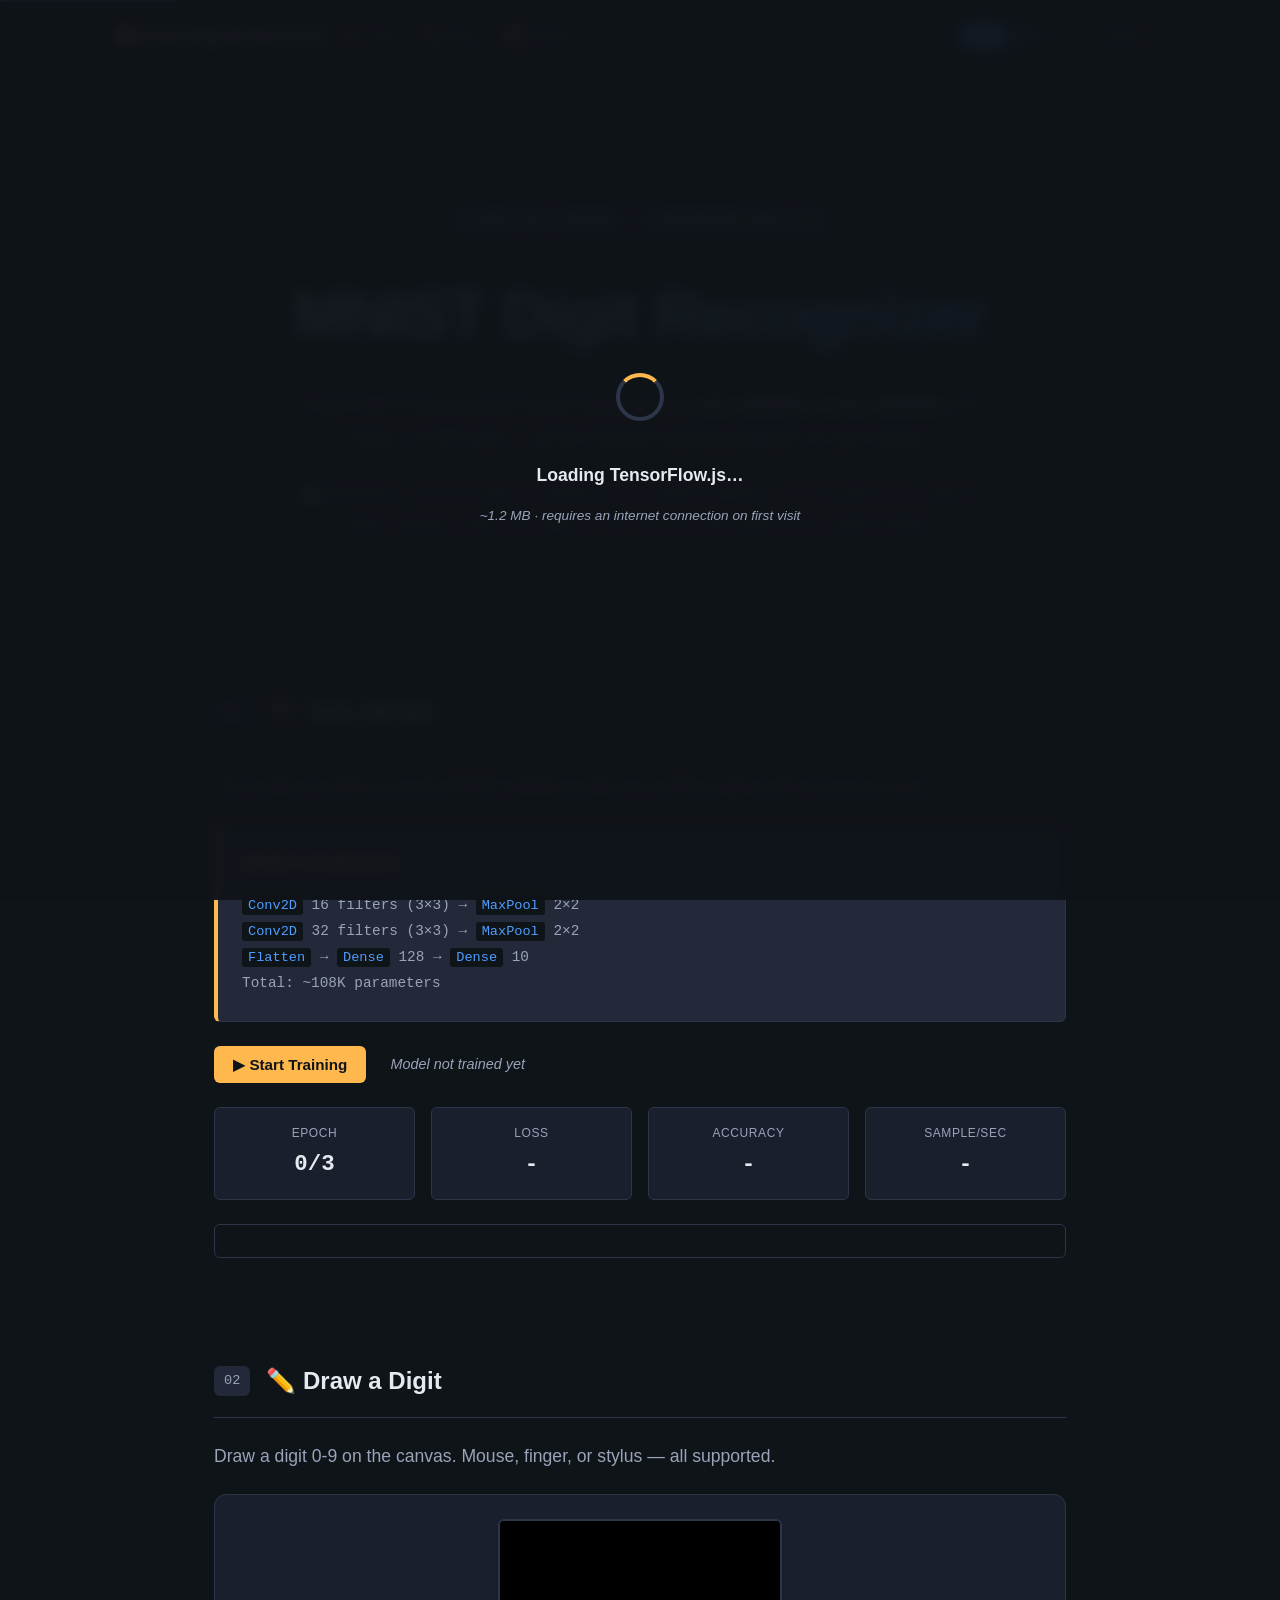
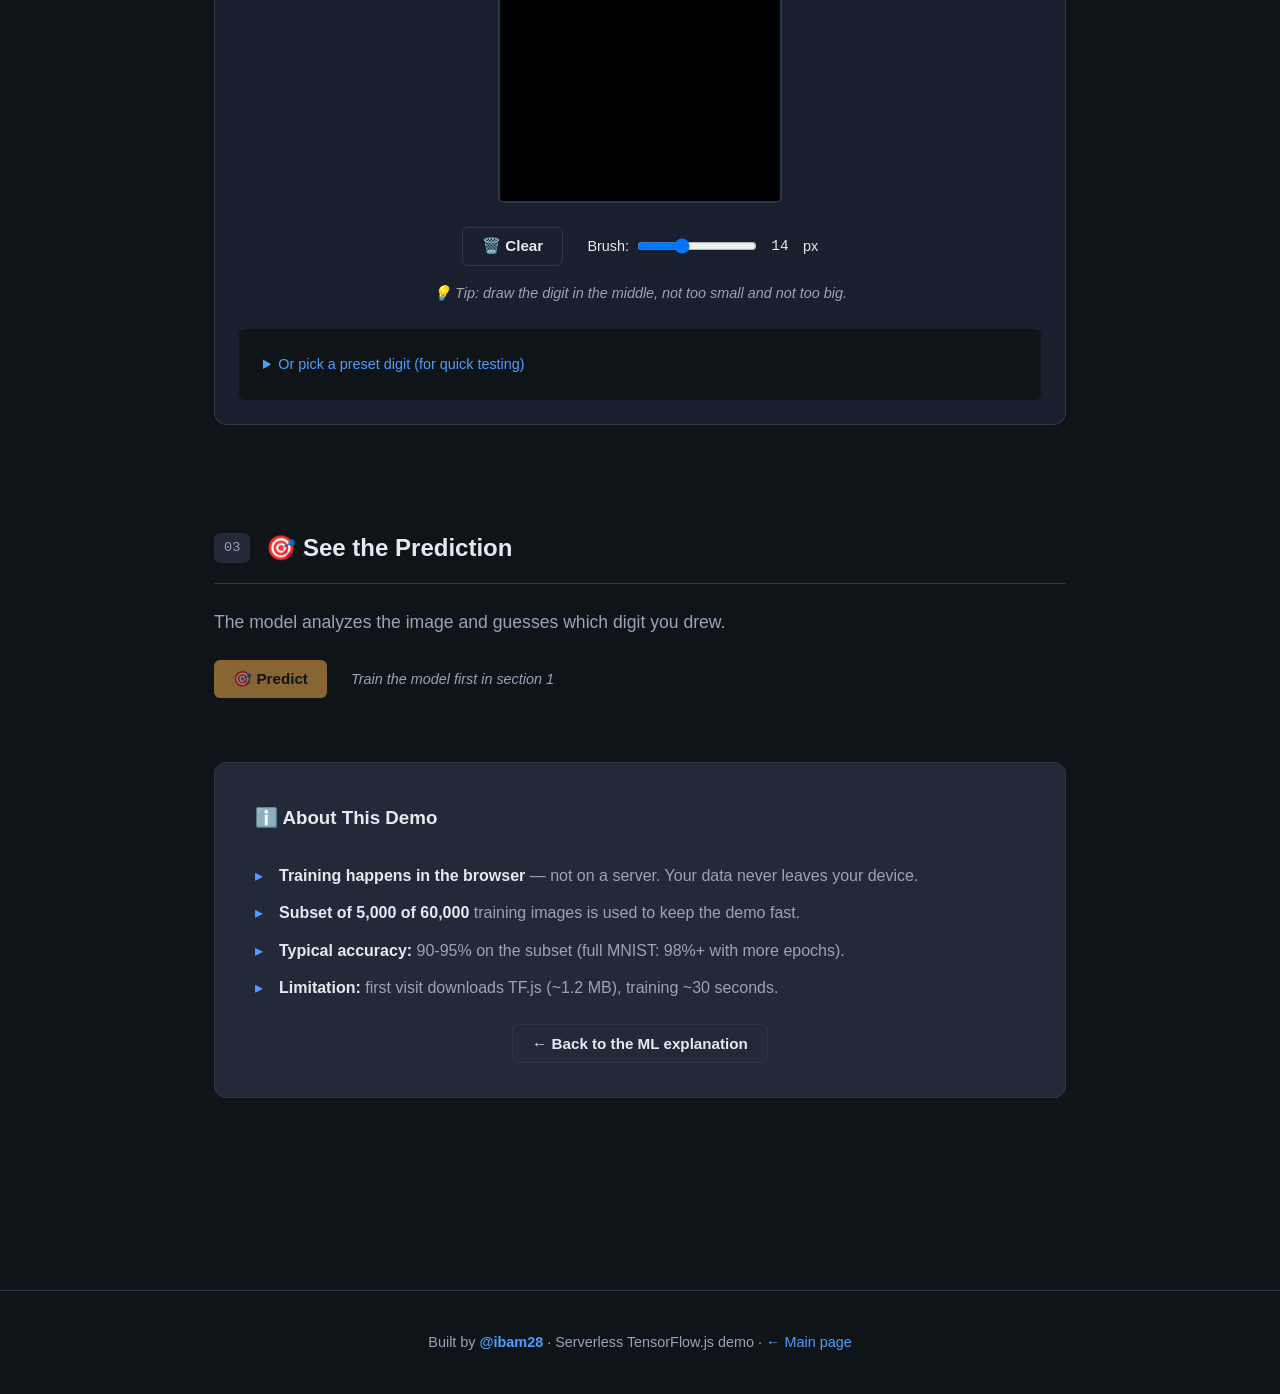
<file: website/js/ml-demo/mnist.html>
<!DOCTYPE html>
<html lang="en">
<head>
  <meta charset="UTF-8" />
  <meta name="viewport" content="width=device-width, initial-scale=1.0, user-scalable=no" />
  <title>MNIST Demo — From Algorithms to AI</title>
  <meta name="description" content="Train a CNN digit recognizer in your browser using TensorFlow.js, then draw your own digits to test." />
  <meta name="author" content="Bambang Saputra Jaya (@ibam28)" />

  <!-- Open Graph -->
  <meta property="og:title" content="MNIST Demo — Train a CNN in Your Browser" />
  <meta property="og:description" content="Train a digit recognizer with TensorFlow.js — entirely in your browser, no server. Draw a digit, watch it predict." />
  <meta property="og:type" content="website" />
  <meta property="og:url" content="https://ibam28.github.io/from-algorithms-to-ai/website/js/ml-demo/mnist.html" />
  <meta property="og:image" content="https://ibam28.github.io/from-algorithms-to-ai/website/assets/og-image.png" />
  <meta property="og:image:width" content="1200" />
  <meta property="og:image:height" content="630" />
  <meta property="og:locale" content="en_US" />

  <!-- Twitter Card -->
  <meta name="twitter:card" content="summary_large_image" />
  <meta name="twitter:title" content="MNIST Demo — Train a CNN in Your Browser" />
  <meta name="twitter:description" content="Train a digit recognizer with TensorFlow.js, entirely in your browser." />
  <meta name="twitter:image" content="https://ibam28.github.io/from-algorithms-to-ai/website/assets/og-image.png" />

  <link rel="stylesheet" href="../../css/style.css" />
  <link rel="stylesheet" href="../../css/sections.css" />
  <link rel="stylesheet" href="./mnist.css" />
</head>
<body class="website mnist-page">
  <a href="#main-content" class="skip-link" data-i18n="st.skip">Skip to main content</a>

  <nav class="website-nav" aria-label="Main navigation">
    <div class="website-nav-inner">
      <a href="../../website/index.html" class="website-nav-brand">
        🧠 From Algorithms to AI
      </a>
      <ul class="website-nav-links">
        <li><a href="#section-train" data-i18n="mn.nav.train">🏋️ Train</a></li>
        <li><a href="#section-draw" data-i18n="mn.nav.draw">✏️ Draw</a></li>
        <li><a href="#section-predict" data-i18n="mn.nav.predict">🎯 Predict</a></li>
      </ul>
      <div class="lang-toggle" role="group" aria-label="Language / Bahasa">
        <button data-lang-btn="en" class="active" aria-pressed="true">EN</button>
        <button data-lang-btn="id" aria-pressed="false">ID</button>
      </div>
      <a href="../../website/index.html" class="website-nav-back" data-i18n-aria="mn.nav.backAria" aria-label="Back to main website" data-i18n="mn.nav.back">← Website</a>
    </div>
  </nav>

  <main id="main-content" class="website-main mnist-main">

    <header class="hero">
      <p class="landing-eyebrow" data-i18n="mn.hero.eyebrow">Live ML Demo · TensorFlow.js</p>
      <h1 data-i18n="mn.hero.title">MNIST Digit Recognizer</h1>
      <p data-i18n="mn.hero.text" data-i18n-html>
        A real CNN (Convolutional Neural Network) that <strong>runs entirely in your browser</strong>.
        No server, no API calls — all the machine learning happens on your device.
      </p>
      <p class="hero-note" data-i18n="mn.hero.note">
        ⏱️ Estimate: ~30 seconds of training on a modern laptop, ~1-2 minutes on a phone.
        After training, draw any digit on the canvas and watch the model predict.
      </p>
    </header>

    <!-- ============ SECTION 1: TRAINING ============ -->
    <section id="section-train" class="section section-anchor mnist-section">
      <header class="section-header">
        <span class="section-number">01</span>
        <h2>🏋️ Train Model</h2>
      </header>
      <p class="section-subtitle" data-i18n="mn.s1.subtitle">
        The model is trained from the MNIST dataset (subset of 5,000 images) right in your browser.
      </p>

      <div class="model-summary">
        <h4 data-i18n="mn.s1.model.title">Model Architecture</h4>
        <ul>
          <li><code>Conv2D</code> 16 filters (3×3) → <code>MaxPool</code> 2×2</li>
          <li><code>Conv2D</code> 32 filters (3×3) → <code>MaxPool</code> 2×2</li>
          <li><code>Flatten</code> → <code>Dense</code> 128 → <code>Dense</code> 10</li>
          <li data-i18n="mn.s1.model.total">Total: ~108K parameters</li>
        </ul>
      </div>

      <div class="training-controls">
        <button id="train-btn" class="btn btn-primary" data-i18n="mn.s1.train.btn">▶ Start Training</button>
        <span class="training-status" id="training-status" data-i18n="mn.s1.train.status">Model not trained yet</span>
      </div>

      <div class="training-progress-wrapper" id="training-progress-wrapper" hidden>
        <div class="training-progress">
          <div class="progress-bar" id="progress-bar" style="width: 0%"></div>
        </div>
        <div class="progress-label" id="progress-label">0%</div>
      </div>

      <div class="training-stats" id="training-stats" hidden>
        <div class="stat-card">
          <div class="stat-label" data-i18n="mn.s1.stat.epoch">Epoch</div>
          <div class="stat-value"><span id="epoch-current">0</span>/<span id="epoch-total">3</span></div>
        </div>
        <div class="stat-card">
          <div class="stat-label" data-i18n="mn.s1.stat.loss">Loss</div>
          <div class="stat-value" id="stat-loss">-</div>
        </div>
        <div class="stat-card">
          <div class="stat-label" data-i18n="mn.s1.stat.acc">Accuracy</div>
          <div class="stat-value" id="stat-acc">-</div>
        </div>
        <div class="stat-card">
          <div class="stat-label" data-i18n="mn.s1.stat.speed">Sample/sec</div>
          <div class="stat-value" id="stat-speed">-</div>
        </div>
      </div>

      <div class="training-log" id="training-log" aria-live="polite" aria-atomic="false">
        <!-- Per-epoch logs appear here -->
      </div>
    </section>

    <!-- ============ SECTION 2: DRAWING ============ -->
    <section id="section-draw" class="section section-anchor mnist-section">
      <header class="section-header">
        <span class="section-number">02</span>
        <h2>✏️ Draw a Digit</h2>
      </header>
      <p class="section-subtitle" data-i18n="mn.s2.subtitle">
        Draw a digit 0-9 on the canvas. Mouse, finger, or stylus — all supported.
      </p>

      <div class="drawing-area">
        <canvas
          id="draw-canvas"
          width="280"
          height="280"
          data-i18n-aria="mn.s2.canvasAria"
          aria-label="Digit drawing area. Use mouse, finger, or stylus to draw."
          role="img">
        </canvas>

        <div class="drawing-controls">
          <button id="clear-btn" class="btn btn-secondary" data-i18n="mn.s2.clear">🗑️ Clear</button>
          <div class="brush-control">
            <label for="brush-size" data-i18n="mn.s2.brush">Brush:</label>
            <input type="range" id="brush-size" min="4" max="32" value="14" />
            <span id="brush-size-val">14</span>px
          </div>
        </div>

        <p class="drawing-hint" data-i18n="mn.s2.hint">
          💡 Tip: draw the digit in the middle, not too small and not too big.
        </p>

        <details class="preset-section">
          <summary data-i18n="mn.s2.preset.summary">Or pick a preset digit (for quick testing)</summary>
          <div class="preset-grid">
            <button class="preset-btn" data-digit="0">0</button>
            <button class="preset-btn" data-digit="1">1</button>
            <button class="preset-btn" data-digit="2">2</button>
            <button class="preset-btn" data-digit="3">3</button>
            <button class="preset-btn" data-digit="4">4</button>
            <button class="preset-btn" data-digit="5">5</button>
            <button class="preset-btn" data-digit="6">6</button>
            <button class="preset-btn" data-digit="7">7</button>
            <button class="preset-btn" data-digit="8">8</button>
            <button class="preset-btn" data-digit="9">9</button>
          </div>
          <p class="preset-note" data-i18n="mn.s2.preset.note">
            <small>Presets take a sample from the MNIST test set — a slight "cheat" that shows
            how the model performs on data similar to its training.</small>
          </p>
        </details>
      </div>
    </section>

    <!-- ============ SECTION 3: PREDICTION ============ -->
    <section id="section-predict" class="section section-anchor mnist-section">
      <header class="section-header">
        <span class="section-number">03</span>
        <h2>🎯 See the Prediction</h2>
      </header>
      <p class="section-subtitle" data-i18n="mn.s3.subtitle">
        The model analyzes the image and guesses which digit you drew.
      </p>

      <div class="prediction-controls">
        <button id="predict-btn" class="btn btn-primary" disabled data-i18n="mn.s3.predict">🎯 Predict</button>
        <span class="prediction-status" id="prediction-status" data-i18n="mn.s3.status.notrained">
          Train the model first in section 1
        </span>
      </div>

      <div class="prediction-result" id="prediction-result" hidden>
        <div class="top-prediction">
          <div class="predicted-digit-label" data-i18n="mn.s3.result.label">Model Prediction:</div>
          <div class="predicted-digit" id="predicted-digit">-</div>
          <div class="predicted-confidence" id="predicted-confidence">-</div>
        </div>

        <h4 data-i18n="mn.s3.top.title">Top 3 Likelihoods:</h4>
        <div class="top-3" id="top-3">
          <!-- Filled by JS -->
        </div>

        <details class="model-insight">
          <summary data-i18n="mn.s3.insight.summary">What does the model "see"?</summary>
          <div class="insight-content">
            <p data-i18n="mn.s3.insight.text">This is the 28×28 version of your drawing (the model input):</p>
            <canvas id="preview-canvas" width="112" height="112" aria-label="Model input preview 28x28 pixels"></canvas>
            <p class="insight-note" data-i18n="mn.s3.insight.note">
              Note: the model was trained with white digits on a black background — the opposite of your canvas.
              We invert automatically before predicting.
            </p>
          </div>
        </details>
      </div>
    </section>

    <!-- ============ INFO BOX ============ -->
    <aside class="mnist-info-box">
      <h3 data-i18n="mn.info.title">ℹ️ About This Demo</h3>
      <ul>
        <li data-i18n="mn.info.li1" data-i18n-html><strong>Training happens in the browser</strong> — not on a server. Your data never leaves your device.</li>
        <li data-i18n="mn.info.li2" data-i18n-html><strong>Subset of 5,000 of 60,000</strong> training images is used to keep the demo fast.</li>
        <li data-i18n="mn.info.li3" data-i18n-html><strong>Typical accuracy:</strong> 90-95% on the subset (full MNIST: 98%+ with more epochs).</li>
        <li data-i18n="mn.info.li4" data-i18n-html><strong>Limitation:</strong> first visit downloads TF.js (~1.2 MB), training ~30 seconds.</li>
      </ul>
      <p class="back-to-main">
        <a href="../../website/index.html#section-ml" class="btn btn-secondary" data-i18n="mn.info.back">← Back to the ML explanation</a>
      </p>
    </aside>

  </main>

  <footer class="website-footer">
    <p data-i18n="mn.footer" data-i18n-html>
      Built by <a href="https://github.com/ibam28"><strong>@ibam28</strong></a> ·
      Serverless TensorFlow.js demo · <a href="../../website/index.html">← Main page</a>
    </p>
  </footer>

  <!-- Loading indicator -->
  <div class="tfjs-loading-overlay" id="tfjs-loading-overlay" hidden>
    <div class="loading-spinner"></div>
    <p id="loading-message" data-i18n="mn.loading.message">Loading TensorFlow.js…</p>
    <p class="loading-submessage" data-i18n="mn.loading.sub">~1.2 MB · requires an internet connection on first visit</p>
  </div>

  <!-- i18n engine -->
  <script src="../../js/i18n.js"></script>
  <script type="module" src="./mnist.js"></script>
</body>
</html>
</file>
<file: website/css/style.css>
/* ============================================================
   AI × ML × Algoritma — Portfolio Stylesheet
   Tema: modern, clean, accessible
   ============================================================ */

/* ---------- Reset & Base ---------- */
*,
*::before,
*::after {
  box-sizing: border-box;
  margin: 0;
  padding: 0;
}

:root {
  --color-bg: #0f1419;
  --color-bg-elevated: #1a1f2e;
  --color-bg-card: #232938;
  --color-border: #2d3548;
  --color-text: #e6e9ef;
  --color-text-muted: #9aa3b8;
  --color-accent: #4f9eff;
  --color-accent-hover: #6cb0ff;
  --color-algorithm: #4f9eff;    /* biru */
  --color-ml: #ffb84d;           /* oranye */
  --color-ai: #b56cff;           /* ungu */
  --color-success: #4ade80;
  --color-shadow: rgba(0, 0, 0, 0.4);
  --radius-sm: 6px;
  --radius-md: 12px;
  --radius-lg: 20px;
  --space-xs: 0.5rem;
  --space-sm: 1rem;
  --space-md: 1.5rem;
  --space-lg: 2.5rem;
  --space-xl: 4rem;
  --font-sans: -apple-system, BlinkMacSystemFont, 'Segoe UI', 'Inter',
    'Helvetica Neue', Arial, sans-serif;
  --font-mono: 'SF Mono', 'Monaco', 'Cascadia Code', 'Roboto Mono', monospace;
  --transition: 200ms cubic-bezier(0.4, 0, 0.2, 1);
}

html {
  scroll-behavior: smooth;
}

body {
  font-family: var(--font-sans);
  background-color: var(--color-bg);
  color: var(--color-text);
  line-height: 1.6;
  -webkit-font-smoothing: antialiased;
  min-height: 100vh;
}

a {
  color: var(--color-accent);
  text-decoration: none;
  transition: color var(--transition);
}

a:hover {
  color: var(--color-accent-hover);
}

/* ---------- Landing Page ---------- */
body.landing {
  background:
    radial-gradient(ellipse at top, rgba(79, 158, 255, 0.08) 0%, transparent 50%),
    radial-gradient(ellipse at bottom, rgba(181, 108, 255, 0.06) 0%, transparent 50%),
    var(--color-bg);
}

.landing-container {
  max-width: 1100px;
  margin: 0 auto;
  padding: var(--space-xl) var(--space-md);
}

.landing-header {
  text-align: center;
  margin-bottom: var(--space-xl);
}

.landing-title {
  font-size: clamp(2.5rem, 5vw, 4rem);
  font-weight: 800;
  letter-spacing: -0.02em;
  margin-bottom: var(--space-sm);
}

.landing-title .emoji {
  display: inline-block;
  margin-right: var(--space-xs);
  filter: drop-shadow(0 0 20px rgba(79, 158, 255, 0.4));
}

.landing-subtitle {
  font-size: 1.25rem;
  color: var(--color-text-muted);
  margin-bottom: var(--space-md);
}

.landing-tagline {
  font-size: 1.05rem;
  color: var(--color-text-muted);
  max-width: 600px;
  margin: 0 auto;
  line-height: 1.7;
}

.landing-cards {
  display: grid;
  grid-template-columns: repeat(auto-fit, minmax(240px, 1fr));
  gap: var(--space-md);
  margin-bottom: var(--space-xl);
}

.card {
  background: var(--color-bg-card);
  border: 1px solid var(--color-border);
  border-radius: var(--radius-md);
  padding: var(--space-lg) var(--space-md);
  transition: transform var(--transition), border-color var(--transition),
    box-shadow var(--transition);
  display: flex;
  flex-direction: column;
  gap: var(--space-sm);
}

.card:hover {
  transform: translateY(-4px);
  border-color: var(--color-accent);
  box-shadow: 0 12px 32px var(--color-shadow);
}

.card-primary {
  background: linear-gradient(135deg, #1e3a5f 0%, #2d1b4e 100%);
  border-color: var(--color-accent);
}

.card-icon {
  font-size: 2.5rem;
}

.card-title {
  font-size: 1.25rem;
  font-weight: 700;
  color: var(--color-text);
}

.card-desc {
  color: var(--color-text-muted);
  font-size: 0.95rem;
  flex: 1;
}

.card-cta {
  font-weight: 600;
  font-size: 0.95rem;
  margin-top: var(--space-xs);
}

/* ---------- Quick Section ---------- */
.landing-quick {
  background: var(--color-bg-elevated);
  border: 1px solid var(--color-border);
  border-radius: var(--radius-lg);
  padding: var(--space-lg);
  margin-bottom: var(--space-xl);
}

.landing-quick h2 {
  font-size: 1.5rem;
  margin-bottom: var(--space-lg);
  text-align: center;
}

.quick-grid {
  display: grid;
  grid-template-columns: repeat(auto-fit, minmax(220px, 1fr));
  gap: var(--space-md);
  margin-bottom: var(--space-md);
}

.quick-item {
  padding: var(--space-md);
  background: var(--color-bg);
  border-radius: var(--radius-sm);
  border-left: 3px solid var(--color-accent);
}

.quick-item:nth-child(1) {
  border-left-color: var(--color-algorithm);
}

.quick-item:nth-child(2) {
  border-left-color: var(--color-ml);
}

.quick-item:nth-child(3) {
  border-left-color: var(--color-ai);
}

.quick-item h3 {
  font-size: 1.1rem;
  margin-bottom: var(--space-xs);
}

.quick-item p {
  color: var(--color-text-muted);
  font-size: 0.95rem;
}

/* ---------- Journey Layout (3 steps dengan arrow) ---------- */
.quick-journey {
  display: flex;
  align-items: stretch;
  justify-content: center;
  gap: var(--space-sm);
  flex-wrap: wrap;
  margin-bottom: var(--space-lg);
}

.journey-step {
  flex: 1;
  min-width: 220px;
  max-width: 280px;
  padding: var(--space-md);
  background: var(--color-bg);
  border-radius: var(--radius-md);
  border-top: 3px solid var(--color-accent);
  position: relative;
  transition: transform var(--transition);
}

.journey-step:hover {
  transform: translateY(-4px);
}

.journey-algorithms {
  border-top-color: var(--color-algorithm);
}

.journey-ml {
  border-top-color: var(--color-ml);
}

.journey-ai {
  border-top-color: var(--color-ai);
}

.journey-number {
  position: absolute;
  top: -12px;
  left: var(--space-md);
  width: 28px;
  height: 28px;
  background: var(--color-bg-elevated);
  border: 2px solid var(--color-accent);
  border-radius: 50%;
  display: flex;
  align-items: center;
  justify-content: center;
  font-family: var(--font-mono);
  font-size: 0.85rem;
  font-weight: 700;
}

.journey-algorithms .journey-number {
  border-color: var(--color-algorithm);
  color: var(--color-algorithm);
}

.journey-ml .journey-number {
  border-color: var(--color-ml);
  color: var(--color-ml);
}

.journey-ai .journey-number {
  border-color: var(--color-ai);
  color: var(--color-ai);
}

.journey-step h3 {
  font-size: 1.15rem;
  margin: var(--space-xs) 0;
}

.journey-step > p {
  color: var(--color-text-muted);
  font-size: 0.95rem;
  margin-bottom: var(--space-sm);
}

.journey-example {
  font-size: 0.85rem !important;
  font-style: italic;
  color: var(--color-text-muted);
  opacity: 0.8;
  border-top: 1px solid var(--color-border);
  padding-top: var(--space-xs);
  margin-top: var(--space-sm);
  margin-bottom: 0 !important;
}

.journey-arrow {
  display: flex;
  align-items: center;
  font-size: 1.5rem;
  color: var(--color-text-muted);
  font-weight: 300;
}

.quick-summary {
  text-align: center;
  padding: var(--space-md);
  background: var(--color-bg);
  border-radius: var(--radius-sm);
  color: var(--color-text-muted);
  font-size: 1.05rem;
}

.quick-summary strong {
  color: var(--color-text);
}

/* ---------- Eyebrow text (small label above title) ---------- */
.landing-eyebrow {
  display: inline-block;
  font-family: var(--font-mono);
  font-size: 0.8rem;
  font-weight: 600;
  letter-spacing: 0.1em;
  text-transform: uppercase;
  color: var(--color-accent);
  background: rgba(79, 158, 255, 0.1);
  padding: 4px 12px;
  border-radius: 999px;
  margin-bottom: var(--space-md);
}

/* ---------- Footer ---------- */
.landing-footer {
  text-align: center;
  padding-top: var(--space-lg);
  border-top: 1px solid var(--color-border);
  color: var(--color-text-muted);
  font-size: 0.9rem;
}

/* ---------- Language toggle (EN | ID) ---------- */
.lang-toggle {
  display: inline-flex;
  align-items: center;
  border: 1px solid var(--color-border);
  border-radius: 999px;
  overflow: hidden;
  background: var(--color-bg-elevated, #1a1f2e);
  font-family: var(--font-mono);
  flex-shrink: 0;
}

.lang-toggle button {
  background: transparent;
  border: none;
  color: var(--color-text-muted);
  font-weight: 700;
  font-size: 0.78rem;
  letter-spacing: 0.06em;
  padding: 5px 14px;
  cursor: pointer;
  transition: background var(--transition), color var(--transition);
}

.lang-toggle button:hover {
  color: var(--color-text);
}

.lang-toggle button.active {
  background: var(--color-accent);
  color: #fff;
}

body.landing .lang-toggle {
  position: fixed;
  top: 18px;
  right: 22px;
  z-index: 200;
}

.website-nav-inner .lang-toggle {
  margin-left: auto;
}

/* ============================================================
   Website SPA (akan dipakai di website/index.html)
   ============================================================ */

body.website {
  background: var(--color-bg);
}

.website-nav {
  position: sticky;
  top: 0;
  z-index: 100;
  background: rgba(15, 20, 25, 0.85);
  backdrop-filter: blur(12px);
  -webkit-backdrop-filter: blur(12px);
  border-bottom: 1px solid var(--color-border);
  padding: var(--space-sm) 0;
}

.website-nav-inner {
  max-width: 1100px;
  margin: 0 auto;
  padding: 0 var(--space-md);
  display: flex;
  justify-content: space-between;
  align-items: center;
  flex-wrap: wrap;
  gap: var(--space-sm);
}

.website-nav-brand {
  font-weight: 700;
  font-size: 1.1rem;
  color: var(--color-text);
}

.website-nav-links {
  display: flex;
  gap: var(--space-md);
  list-style: none;
  flex-wrap: wrap;
}

.website-nav-links a {
  color: var(--color-text-muted);
  font-weight: 500;
  font-size: 0.95rem;
  padding: var(--space-xs) 0;
  border-bottom: 2px solid transparent;
  transition: color var(--transition), border-color var(--transition);
}

.website-nav-links a:hover,
.website-nav-links a.active {
  color: var(--color-accent);
  border-bottom-color: var(--color-accent);
}

.website-main {
  max-width: 900px;
  margin: 0 auto;
  padding: var(--space-xl) var(--space-md);
}

.section-anchor {
  scroll-margin-top: 80px;
}

.hero {
  text-align: center;
  padding: var(--space-xl) 0;
}

.hero h1 {
  font-size: clamp(2rem, 4vw, 3rem);
  font-weight: 800;
  margin-bottom: var(--space-md);
  letter-spacing: -0.02em;
}

.hero p {
  font-size: 1.15rem;
  color: var(--color-text-muted);
  max-width: 600px;
  margin: 0 auto var(--space-lg);
}

.section {
  margin-bottom: var(--space-xl);
  padding-top: var(--space-lg);
}

.section-header {
  display: flex;
  align-items: center;
  gap: var(--space-sm);
  margin-bottom: var(--space-md);
  padding-bottom: var(--space-sm);
  border-bottom: 1px solid var(--color-border);
}

.section-number {
  font-family: var(--font-mono);
  font-size: 0.85rem;
  color: var(--color-text-muted);
  background: var(--color-bg-card);
  padding: 4px 10px;
  border-radius: var(--radius-sm);
}

.section-title {
  font-size: 2rem;
  font-weight: 700;
}

.section-subtitle {
  color: var(--color-text-muted);
  font-size: 1.1rem;
  margin-bottom: var(--space-md);
}

.analogy-box {
  background: var(--color-bg-card);
  border: 1px solid var(--color-border);
  border-left: 4px solid var(--color-accent);
  padding: var(--space-md);
  border-radius: var(--radius-sm);
  margin: var(--space-md) 0;
}

.analogy-box-algorithm {
  border-left-color: var(--color-algorithm);
}

.analogy-box-ml {
  border-left-color: var(--color-ml);
}

.analogy-box-ai {
  border-left-color: var(--color-ai);
}

.analogy-box h4 {
  margin-bottom: var(--space-xs);
  font-size: 1.1rem;
}

.analogy-box p {
  color: var(--color-text-muted);
}

.viz-container {
  background: var(--color-bg-elevated);
  border: 1px solid var(--color-border);
  border-radius: var(--radius-md);
  padding: var(--space-md);
  margin: var(--space-md) 0;
}

.viz-controls {
  display: flex;
  gap: var(--space-sm);
  flex-wrap: wrap;
  margin-bottom: var(--space-md);
}

.btn {
  background: var(--color-accent);
  color: white;
  border: none;
  padding: 0.6rem 1.2rem;
  border-radius: var(--radius-sm);
  cursor: pointer;
  font-weight: 600;
  font-size: 0.95rem;
  transition: background var(--transition), transform var(--transition);
}

.btn:hover {
  background: var(--color-accent-hover);
  transform: translateY(-1px);
}

.btn:active {
  transform: translateY(0);
}

.btn-secondary {
  background: transparent;
  border: 1px solid var(--color-border);
  color: var(--color-text);
}

.btn-secondary:hover {
  background: var(--color-bg-card);
}

.btn:disabled {
  opacity: 0.5;
  cursor: not-allowed;
}

.viz-canvas {
  width: 100%;
  min-height: 300px;
  background: var(--color-bg);
  border-radius: var(--radius-sm);
  display: block;
}

footer.website-footer {
  margin-top: var(--space-xl);
  padding: var(--space-lg) var(--space-md);
  border-top: 1px solid var(--color-border);
  text-align: center;
  color: var(--color-text-muted);
  font-size: 0.9rem;
}

/* ---------- Responsive ---------- */
@media (max-width: 640px) {
  .landing-container,
  .website-main {
    padding: var(--space-lg) var(--space-sm);
  }

  .section-title {
    font-size: 1.5rem;
  }

  .website-nav-links {
    gap: var(--space-sm);
    font-size: 0.85rem;
  }
}
</file>
<file: docs/docs.css>
/* ============================================================
   Documentation & Video pages — From Algorithms to AI
   Dipakai oleh docs/ dan video/ (shared stylesheet).
   Token warna selaras dengan website/css/style.css.
   ============================================================ */

*,
*::before,
*::after {
  box-sizing: border-box;
}

:root {
  --doc-bg: #0f1419;
  --doc-bg-elevated: #1a1f2e;
  --doc-bg-card: #232938;
  --doc-border: #2d3548;
  --doc-text: #e6e9ef;
  --doc-muted: #9aa3b8;
  --doc-accent: #4f9eff;
  --doc-accent-hover: #6cb0ff;
  --doc-algorithm: #4f9eff;
  --doc-ml: #ffb84d;
  --doc-ai: #b56cff;
  --doc-success: #4ade80;
  --doc-radius: 12px;
  --doc-font: -apple-system, BlinkMacSystemFont, 'Segoe UI', 'Inter',
    'Helvetica Neue', Arial, sans-serif;
  --doc-mono: 'SF Mono', 'Monaco', 'Cascadia Code', 'Roboto Mono', monospace;
}

html {
  scroll-behavior: smooth;
}

body.doc-page {
  margin: 0;
  min-height: 100vh;
  font-family: var(--doc-font);
  line-height: 1.75;
  color: var(--doc-text);
  background:
    radial-gradient(ellipse at top, rgba(79, 158, 255, 0.07) 0%, transparent 50%),
    radial-gradient(ellipse at bottom, rgba(181, 108, 255, 0.05) 0%, transparent 50%),
    var(--doc-bg);
  -webkit-font-smoothing: antialiased;
}

a {
  color: var(--doc-accent);
  text-decoration: none;
  transition: color 180ms ease;
}

a:hover {
  color: var(--doc-accent-hover);
  text-decoration: underline;
}

.skip-link {
  position: absolute;
  left: -9999px;
  top: 0;
  z-index: 100;
  padding: 0.75rem 1.25rem;
  background: var(--doc-accent);
  color: #05101f;
  font-weight: 700;
  border-radius: 0 0 var(--doc-radius) 0;
}

.skip-link:focus {
  left: 0;
}

/* ---------- Navigasi ---------- */
.doc-nav {
  position: sticky;
  top: 0;
  z-index: 50;
  background: rgba(15, 20, 25, 0.85);
  backdrop-filter: blur(12px);
  border-bottom: 1px solid var(--doc-border);
}

.doc-nav-inner {
  max-width: 1180px;
  margin: 0 auto;
  padding: 0.85rem 1.5rem;
  display: flex;
  align-items: center;
  justify-content: space-between;
  gap: 1rem;
}

.doc-nav-brand {
  font-weight: 700;
  font-size: 0.95rem;
  color: var(--doc-text);
}

.doc-nav-brand:hover {
  color: var(--doc-accent-hover);
  text-decoration: none;
}

.doc-nav-back {
  font-size: 0.85rem;
  color: var(--doc-muted);
  white-space: nowrap;
}

.doc-nav-back:hover {
  color: var(--doc-accent-hover);
  text-decoration: none;
}

/* ---------- Kerangka halaman ---------- */
.doc-main {
  max-width: 1180px;
  margin: 0 auto;
  padding: 3rem 1.5rem 5rem;
}

.doc-layout {
  display: grid;
  grid-template-columns: 240px minmax(0, 1fr);
  gap: 3rem;
  align-items: start;
}

/* ---------- Daftar isi ---------- */
.doc-toc {
  position: sticky;
  top: 5.5rem;
  max-height: calc(100vh - 7.5rem);
  overflow-y: auto;
  padding-right: 0.5rem;
  border-left: 2px solid var(--doc-border);
  padding-left: 1.25rem;
}

.doc-toc-title {
  margin: 0 0 0.85rem;
  font-size: 0.72rem;
  font-weight: 700;
  letter-spacing: 0.09em;
  text-transform: uppercase;
  color: var(--doc-muted);
}

.doc-toc a {
  display: block;
  padding: 0.22rem 0;
  font-size: 0.82rem;
  line-height: 1.45;
  color: var(--doc-muted);
}

.doc-toc a:hover {
  color: var(--doc-accent-hover);
  text-decoration: none;
}

.doc-toc .toc-l3 {
  padding-left: 0.85rem;
  font-size: 0.78rem;
  opacity: 0.85;
}

/* ---------- Isi dokumen ---------- */
.doc-body {
  min-width: 0;
}

.doc-body h1 {
  margin: 0 0 0.75rem;
  font-size: clamp(1.9rem, 3.6vw, 2.6rem);
  font-weight: 800;
  letter-spacing: -0.02em;
  line-height: 1.2;
}

.doc-body h2 {
  margin: 3rem 0 1rem;
  padding-top: 1.5rem;
  border-top: 1px solid var(--doc-border);
  font-size: clamp(1.35rem, 2.4vw, 1.7rem);
  font-weight: 700;
  letter-spacing: -0.01em;
}

.doc-body h3 {
  margin: 2rem 0 0.75rem;
  font-size: 1.12rem;
  font-weight: 700;
  color: var(--doc-text);
}

.doc-body h4 {
  margin: 1.5rem 0 0.5rem;
  font-size: 1rem;
  font-weight: 700;
  color: var(--doc-muted);
}

.doc-body p {
  margin: 0 0 1.1rem;
}

.doc-body ul,
.doc-body ol {
  margin: 0 0 1.2rem;
  padding-left: 1.4rem;
}

.doc-body li {
  margin-bottom: 0.4rem;
}

.doc-body li > ul,
.doc-body li > ol {
  margin-top: 0.4rem;
}

.doc-body strong {
  color: #fff;
  font-weight: 700;
}

.doc-body em {
  color: var(--doc-muted);
}

.doc-body hr {
  margin: 2.5rem 0;
  border: 0;
  border-top: 1px solid var(--doc-border);
}

.doc-body blockquote {
  margin: 1.5rem 0;
  padding: 0.9rem 1.25rem;
  border-left: 3px solid var(--doc-accent);
  background: var(--doc-bg-elevated);
  border-radius: 0 var(--doc-radius) var(--doc-radius) 0;
  color: var(--doc-text);
}

.doc-body blockquote p:last-child {
  margin-bottom: 0;
}

/* ---------- Tabel ---------- */
.doc-body table {
  width: 100%;
  margin: 1.5rem 0;
  border-collapse: collapse;
  font-size: 0.9rem;
  display: block;
  overflow-x: auto;
}

.doc-body th,
.doc-body td {
  padding: 0.65rem 0.85rem;
  border: 1px solid var(--doc-border);
  text-align: left;
  vertical-align: top;
}

.doc-body th {
  background: var(--doc-bg-card);
  font-weight: 700;
  white-space: nowrap;
}

.doc-body tbody tr:nth-child(even) {
  background: rgba(35, 41, 56, 0.45);
}

/* ---------- Kode ---------- */
.doc-body code {
  padding: 0.15em 0.4em;
  font-family: var(--doc-mono);
  font-size: 0.88em;
  background: var(--doc-bg-card);
  border: 1px solid var(--doc-border);
  border-radius: 5px;
  color: var(--doc-ml);
}

.doc-body pre {
  margin: 1.5rem 0;
  padding: 1.1rem 1.25rem;
  background: #0a0e13;
  border: 1px solid var(--doc-border);
  border-radius: var(--doc-radius);
  overflow-x: auto;
  line-height: 1.6;
}

.doc-body pre code {
  padding: 0;
  background: none;
  border: 0;
  color: var(--doc-text);
  font-size: 0.85rem;
}

/* ---------- Footer ---------- */
.doc-footer {
  border-top: 1px solid var(--doc-border);
  padding: 2rem 1.5rem;
  text-align: center;
  font-size: 0.85rem;
  color: var(--doc-muted);
}

.doc-footer p {
  margin: 0;
}

/* ---------- Halaman hub (index) ---------- */
.hub-hero {
  max-width: 720px;
  margin: 0 auto 3.5rem;
  text-align: center;
}

.hub-eyebrow {
  margin: 0 0 0.75rem;
  font-size: 0.8rem;
  font-weight: 700;
  letter-spacing: 0.1em;
  text-transform: uppercase;
  color: var(--doc-muted);
}

.hub-title {
  margin: 0 0 1rem;
  font-size: clamp(2rem, 4vw, 2.8rem);
  font-weight: 800;
  letter-spacing: -0.02em;
}

.hub-intro {
  margin: 0;
  font-size: 1.02rem;
  color: var(--doc-muted);
}

.hub-grid {
  display: grid;
  grid-template-columns: repeat(auto-fit, minmax(280px, 1fr));
  gap: 1.5rem;
}

.hub-card {
  display: flex;
  flex-direction: column;
  padding: 1.6rem;
  background: var(--doc-bg-elevated);
  border: 1px solid var(--doc-border);
  border-radius: var(--doc-radius);
  color: var(--doc-text);
  transition: transform 180ms ease, border-color 180ms ease, box-shadow 180ms ease;
}

.hub-card:hover {
  transform: translateY(-3px);
  text-decoration: none;
  color: var(--doc-text);
  box-shadow: 0 10px 28px rgba(0, 0, 0, 0.35);
}

.hub-card--algorithm:hover { border-color: var(--doc-algorithm); }
.hub-card--ml:hover        { border-color: var(--doc-ml); }
.hub-card--ai:hover        { border-color: var(--doc-ai); }
.hub-card--success:hover   { border-color: var(--doc-success); }
.hub-card--accent:hover    { border-color: var(--doc-accent); }

.hub-card-icon {
  font-size: 1.9rem;
  margin-bottom: 0.6rem;
}

.hub-card-title {
  margin: 0 0 0.5rem;
  font-size: 1.12rem;
  font-weight: 700;
}

.hub-card-desc {
  margin: 0 0 1.1rem;
  flex: 1;
  font-size: 0.9rem;
  color: var(--doc-muted);
}

.hub-card-meta {
  font-size: 0.82rem;
  font-weight: 600;
  color: var(--doc-accent);
}

/* ---------- Responsif ---------- */
@media (max-width: 1000px) {
  .doc-layout {
    grid-template-columns: 1fr;
    gap: 2rem;
  }

  .doc-toc {
    position: static;
    max-height: none;
    padding: 1.25rem;
    background: var(--doc-bg-elevated);
    border: 1px solid var(--doc-border);
    border-radius: var(--doc-radius);
  }
}

@media (max-width: 640px) {
  .doc-main {
    padding: 2rem 1.1rem 3.5rem;
  }

  .doc-nav-inner {
    padding: 0.7rem 1.1rem;
  }

  .doc-nav-brand {
    font-size: 0.85rem;
  }

  .doc-body table {
    font-size: 0.82rem;
  }
}
</file>
<file: website/css/sections.css>
/* ============================================================
   Sections & Visualizations Stylesheet
   Sections: Hero, Algorithms, ML, AI, Hubungan
   Components: viz containers, controls, timeline, relationship
   ============================================================ */

/* ---------- Skip Link (a11y) ---------- */
.skip-link {
  position: absolute;
  top: -40px;
  left: 0;
  background: var(--color-accent);
  color: white;
  padding: 8px 16px;
  z-index: 1000;
  border-radius: 0 0 4px 0;
}

.skip-link:focus {
  top: 0;
}

/* ---------- Nav additions ---------- */
.website-nav-back {
  color: var(--color-text-muted);
  font-size: 0.85rem;
  padding: var(--space-xs) var(--space-sm);
  border: 1px solid var(--color-border);
  border-radius: var(--radius-sm);
  transition: all var(--transition);
}

.website-nav-back:hover {
  color: var(--color-accent);
  border-color: var(--color-accent);
}

/* ---------- Hero ---------- */
.hero {
  text-align: center;
  padding: var(--space-xl) var(--space-md);
  border-bottom: 1px solid var(--color-border);
  margin-bottom: var(--space-xl);
}

.hero h1 {
  font-size: clamp(2.5rem, 5vw, 4rem);
  font-weight: 800;
  letter-spacing: -0.02em;
  margin-bottom: var(--space-md);
  background: linear-gradient(135deg, var(--color-text) 0%, var(--color-accent) 100%);
  -webkit-background-clip: text;
  -webkit-text-fill-color: transparent;
  background-clip: text;
}

.hero > p {
  font-size: 1.15rem;
  color: var(--color-text-muted);
  max-width: 700px;
  margin: 0 auto var(--space-md);
  line-height: 1.7;
}

.hero strong {
  color: var(--color-text);
}

.hero-note {
  margin-top: var(--space-md);
  font-size: 0.95rem;
  font-style: italic;
  opacity: 0.7;
}

/* ---------- Section ---------- */
.section {
  margin-bottom: var(--space-xl);
  padding-top: var(--space-lg);
}

.section:first-of-type {
  padding-top: 0;
}

.section h3 {
  font-size: 1.4rem;
  margin: var(--space-lg) 0 var(--space-md);
  color: var(--color-text);
}

.section h4 {
  font-size: 1.1rem;
  margin-bottom: var(--space-xs);
}

/* ---------- Analogy Box ---------- */
.analogy-box {
  background: var(--color-bg-card);
  border: 1px solid var(--color-border);
  border-left: 4px solid var(--color-accent);
  padding: var(--space-md);
  border-radius: var(--radius-sm);
  margin: var(--space-md) 0;
}

.analogy-box-algorithm {
  border-left-color: var(--color-algorithm);
}

.analogy-box-ml {
  border-left-color: var(--color-ml);
}

.analogy-box-ai {
  border-left-color: var(--color-ai);
}

.analogy-box h4 {
  margin-bottom: var(--space-xs);
}

.analogy-box p {
  color: var(--color-text-muted);
  line-height: 1.7;
}

/* ---------- Property Grid (5 sifat algoritma) ---------- */
.property-grid {
  display: grid;
  grid-template-columns: repeat(auto-fit, minmax(160px, 1fr));
  gap: var(--space-sm);
  margin: var(--space-md) 0;
}

.property-card {
  background: var(--color-bg-elevated);
  border: 1px solid var(--color-border);
  border-radius: var(--radius-sm);
  padding: var(--space-md);
  text-align: center;
  transition: transform var(--transition), border-color var(--transition);
}

.property-card:hover {
  transform: translateY(-3px);
  border-color: var(--color-accent);
}

.property-num {
  display: inline-block;
  width: 32px;
  height: 32px;
  line-height: 32px;
  background: var(--color-accent);
  color: white;
  border-radius: 50%;
  font-weight: 700;
  margin-bottom: var(--space-xs);
}

.property-card h4 {
  font-size: 1rem;
  margin-bottom: 4px;
  color: var(--color-text);
}

.property-card p {
  font-size: 0.85rem;
  color: var(--color-text-muted);
}

/* ---------- Comparison Table ---------- */
.comparison-table-wrapper {
  overflow-x: auto;
  margin: var(--space-md) 0;
  border: 1px solid var(--color-border);
  border-radius: var(--radius-sm);
}

.comparison-table {
  width: 100%;
  border-collapse: collapse;
  font-size: 0.95rem;
}

.comparison-table th,
.comparison-table td {
  padding: var(--space-sm);
  text-align: left;
  border-bottom: 1px solid var(--color-border);
}

.comparison-table thead th {
  background: var(--color-bg-elevated);
  font-weight: 700;
  color: var(--color-text);
  position: sticky;
  top: 0;
}

.comparison-table tbody tr:last-child td {
  border-bottom: none;
}

.comparison-table tbody tr:hover {
  background: var(--color-bg-card);
}

/* ---------- Viz Container ---------- */
.viz-container {
  background: var(--color-bg-elevated);
  border: 1px solid var(--color-border);
  border-radius: var(--radius-md);
  padding: var(--space-md);
  margin: var(--space-md) 0;
}

.viz-canvas-wrapper {
  background: var(--color-bg);
  border-radius: var(--radius-sm);
  margin-bottom: var(--space-md);
  min-height: 200px;
  position: relative;
  overflow: hidden;
}

.viz-canvas {
  width: 100%;
  height: 240px;
  display: block;
}

.viz-status {
  padding: var(--space-sm);
  background: var(--color-bg);
  border-radius: var(--radius-sm);
  font-family: var(--font-mono);
  font-size: 0.9rem;
  color: var(--color-text-muted);
  margin-bottom: var(--space-sm);
  border-left: 3px solid var(--color-accent);
}

.viz-stats {
  display: flex;
  gap: var(--space-md);
  font-family: var(--font-mono);
  font-size: 0.85rem;
  color: var(--color-text-muted);
  margin-bottom: var(--space-sm);
}

.viz-stats strong {
  color: var(--color-text);
  font-weight: 700;
}

.viz-caption {
  margin-top: var(--space-sm);
  padding-top: var(--space-sm);
  border-top: 1px solid var(--color-border);
  font-size: 0.9rem;
  color: var(--color-text-muted);
  line-height: 1.6;
}

.viz-caption strong {
  color: var(--color-text);
}

/* ---------- Viz Controls ---------- */
.viz-controls {
  display: flex;
  gap: var(--space-sm);
  flex-wrap: wrap;
  margin-bottom: var(--space-md);
  padding: var(--space-sm);
  background: var(--color-bg);
  border-radius: var(--radius-sm);
  align-items: center;
}

.control-group {
  display: flex;
  align-items: center;
  gap: var(--space-xs);
}

.control-group label {
  font-size: 0.85rem;
  color: var(--color-text-muted);
  font-weight: 500;
}

.control-group select {
  font-family: var(--font-sans);
  cursor: pointer;
}

.control-group input[type="range"] {
  width: 100px;
  cursor: pointer;
}

.control-value {
  font-family: var(--font-mono);
  font-size: 0.85rem;
  color: var(--color-text);
  min-width: 30px;
  text-align: right;
}

/* ---------- Viz Placeholder (for lazy-loaded viz) ---------- */
.viz-placeholder {
  display: flex;
  flex-direction: column;
  align-items: center;
  justify-content: center;
  padding: var(--space-xl) var(--space-md);
  background: var(--color-bg);
  border-radius: var(--radius-sm);
  text-align: center;
  min-height: 240px;
}

.viz-placeholder-icon {
  font-size: 3rem;
  margin-bottom: var(--space-sm);
  opacity: 0.5;
}

.viz-placeholder-text {
  color: var(--color-text-muted);
  margin-bottom: var(--space-md);
  font-style: italic;
}

.viz-placeholder[data-state="loading"] .viz-placeholder-icon {
  animation: spin 1s linear infinite;
}

.viz-placeholder[data-state="error"] .viz-placeholder-icon {
  color: var(--color-error, #ff6b6b);
}

@keyframes spin {
  to { transform: rotate(360deg); }
}

/* ---------- Timeline Component ---------- */
.timeline {
  position: relative;
  padding: var(--space-md) 0 var(--space-md) 80px;
  margin: var(--space-md) 0;
}

.timeline::before {
  content: '';
  position: absolute;
  left: 60px;
  top: 0;
  bottom: 0;
  width: 2px;
  background: linear-gradient(180deg,
    var(--color-algorithm) 0%,
    var(--color-ml) 50%,
    var(--color-ai) 100%);
}

.timeline-event {
  position: relative;
  margin-bottom: var(--space-lg);
}

.timeline-event:last-child {
  margin-bottom: 0;
}

.timeline-year {
  position: absolute;
  left: -80px;
  top: 0;
  font-family: var(--font-mono);
  font-size: 1.1rem;
  font-weight: 700;
  color: var(--color-accent);
  width: 50px;
  text-align: right;
}

.timeline-event::before {
  content: '';
  position: absolute;
  left: -27px;
  top: 8px;
  width: 14px;
  height: 14px;
  background: var(--color-bg);
  border: 3px solid var(--color-accent);
  border-radius: 50%;
  z-index: 1;
}

.timeline-content {
  background: var(--color-bg);
  border: 1px solid var(--color-border);
  border-radius: var(--radius-sm);
  padding: var(--space-sm) var(--space-md);
  transition: border-color var(--transition);
}

.timeline-content:hover {
  border-color: var(--color-accent);
}

.timeline-content h4 {
  font-size: 1rem;
  margin-bottom: 4px;
  color: var(--color-text);
}

.timeline-content p {
  font-size: 0.9rem;
  color: var(--color-text-muted);
  line-height: 1.5;
}

/* ---------- Branch Grid (Cabang AI) ---------- */
.branch-grid {
  display: grid;
  grid-template-columns: repeat(auto-fit, minmax(180px, 1fr));
  gap: var(--space-sm);
  margin: var(--space-md) 0;
}

.branch-card {
  background: var(--color-bg-card);
  border: 1px solid var(--color-border);
  border-radius: var(--radius-sm);
  padding: var(--space-md);
  text-align: center;
  transition: transform var(--transition), border-color var(--transition);
}

.branch-card:hover {
  transform: translateY(-3px);
  border-color: var(--color-ai);
}

.branch-icon {
  font-size: 2.5rem;
  margin-bottom: var(--space-xs);
}

.branch-card h4 {
  font-size: 1rem;
  margin-bottom: 4px;
}

.branch-card p {
  font-size: 0.85rem;
  color: var(--color-text-muted);
}

/* ---------- Relationship Diagram ---------- */
.rel-diagram-wrapper {
  display: grid;
  grid-template-columns: 1fr 1fr;
  gap: var(--space-md);
  margin: var(--space-md) 0;
}

.rel-svg {
  width: 100%;
  height: auto;
  max-height: 400px;
  background: var(--color-bg);
  border-radius: var(--radius-sm);
}

.rel-info-panel {
  background: var(--color-bg);
  border-radius: var(--radius-sm);
  padding: var(--space-md);
  border-left: 3px solid var(--color-accent);
  display: flex;
  flex-direction: column;
  justify-content: center;
}

.rel-info-panel h4 {
  font-size: 1.2rem;
  margin-bottom: var(--space-sm);
}

.rel-info-panel p {
  color: var(--color-text-muted);
  line-height: 1.6;
}

/* SVG circle styles (applied via JS) */
.rel-circle {
  cursor: pointer;
  transition: opacity 200ms ease;
}

.rel-circle:hover {
  opacity: 0.85;
}

.rel-label {
  pointer-events: none;
  font-family: var(--font-sans);
  font-weight: 700;
  fill: white;
}

/* ---------- Decision Tree ---------- */
.dt-tree-wrapper {
  min-height: 300px;
  background: var(--color-bg);
  border-radius: var(--radius-sm);
  overflow: auto;
  margin-bottom: var(--space-sm);
}

.dt-tree-svg {
  width: 100%;
  min-height: 300px;
}

.dt-node {
  fill: var(--color-bg-card);
  stroke: var(--color-accent);
  stroke-width: 2;
}

.dt-node-leaf {
  fill: var(--color-ml);
  stroke: var(--color-ml);
}

.dt-link {
  fill: none;
  stroke: var(--color-border);
  stroke-width: 1.5;
}

.dt-label {
  font-family: var(--font-mono);
  font-size: 11px;
  fill: var(--color-text);
}

.dt-label-bg {
  fill: var(--color-bg);
}

/* ---------- Callout Box ---------- */
.callout-box {
  background: linear-gradient(135deg, rgba(79, 158, 255, 0.1) 0%, rgba(181, 108, 255, 0.1) 100%);
  border: 1px solid var(--color-accent);
  border-radius: var(--radius-md);
  padding: var(--space-md) var(--space-lg);
  margin: var(--space-md) 0;
  text-align: center;
}

.callout-box h4 {
  color: var(--color-accent);
  margin-bottom: var(--space-xs);
}

.callout-box p {
  font-size: 1.1rem;
  color: var(--color-text);
  line-height: 1.6;
}

.callout-box strong {
  color: var(--color-accent);
  font-weight: 700;
}

/* ---------- Learn More ---------- */
.learn-more {
  margin-top: var(--space-md);
  text-align: center;
}

/* ---------- ML Demo CTA ---------- */
.ml-demo-cta {
  margin: var(--space-lg) 0;
  padding: 0;
}

.cta-content {
  background: linear-gradient(135deg,
    rgba(255, 184, 77, 0.08) 0%,
    rgba(181, 108, 255, 0.08) 100%);
  border: 1px solid var(--color-ml);
  border-radius: var(--radius-md);
  padding: var(--space-lg);
  text-align: center;
}

.cta-content h3 {
  font-size: 1.3rem;
  margin-bottom: var(--space-sm);
  color: var(--color-text);
}

.cta-content p {
  color: var(--color-text-muted);
  margin-bottom: var(--space-md);
  max-width: 600px;
  margin-left: auto;
  margin-right: auto;
  line-height: 1.7;
}

.cta-content strong {
  color: var(--color-ml);
}

.cta-content .btn-primary {
  background: var(--color-ml);
  color: var(--color-bg);
  font-weight: 700;
  padding: 0.8rem 1.6rem;
  font-size: 1rem;
}

.cta-content .btn-primary:hover {
  background: #ffc870;
  transform: translateY(-2px);
}

/* ---------- Responsive ---------- */
@media (max-width: 768px) {
  .website-nav-links {
    width: 100%;
    justify-content: center;
  }

  .website-nav-back {
    display: none;
  }

  .rel-diagram-wrapper {
    grid-template-columns: 1fr;
  }

  .timeline {
    padding-left: 60px;
  }

  .timeline::before {
    left: 40px;
  }

  .timeline-year {
    left: -60px;
    width: 40px;
    font-size: 0.9rem;
  }

  .timeline-event::before {
    left: -27px;
  }

  .viz-controls {
    flex-direction: column;
    align-items: stretch;
  }

  .control-group {
    justify-content: space-between;
  }
}

@media (max-width: 480px) {
  .hero h1 {
    font-size: 2rem;
  }

  .property-grid {
    grid-template-columns: repeat(2, 1fr);
  }

  .comparison-table {
    font-size: 0.85rem;
  }
}

/* ---------- Focus visible (a11y) ---------- */
button:focus-visible,
a:focus-visible,
select:focus-visible,
input:focus-visible {
  outline: 2px solid var(--color-accent);
  outline-offset: 2px;
}
</file>
<file: website/js/ml-demo/mnist.css>
/* ============================================================
   MNIST Demo Page Styles
   - Canvas drawing (touch-friendly)
   - Training progress & stats
   - Prediction visualization
   ============================================================ */

.mnist-page {
  background:
    radial-gradient(ellipse at top, rgba(255, 184, 77, 0.06) 0%, transparent 50%),
    var(--color-bg);
}

.mnist-main {
  max-width: 900px;
}

/* ---------- Model Summary ---------- */
.model-summary {
  background: var(--color-bg-card);
  border: 1px solid var(--color-border);
  border-left: 4px solid var(--color-ml);
  border-radius: var(--radius-sm);
  padding: var(--space-md);
  margin: var(--space-md) 0;
}

.model-summary h4 {
  color: var(--color-ml);
  margin-bottom: var(--space-sm);
}

.model-summary ul {
  list-style: none;
  padding: 0;
  font-family: var(--font-mono);
  font-size: 0.9rem;
  color: var(--color-text-muted);
  line-height: 1.8;
}

.model-summary code {
  background: var(--color-bg);
  padding: 2px 6px;
  border-radius: 3px;
  color: var(--color-accent);
  font-size: 0.85rem;
}

/* ---------- Training Controls ---------- */
.training-controls {
  display: flex;
  align-items: center;
  gap: var(--space-md);
  margin: var(--space-md) 0;
  flex-wrap: wrap;
}

.btn-primary {
  background: var(--color-ml);
  color: var(--color-bg);
  font-weight: 700;
}

.btn-primary:hover {
  background: #ffc870;
}

.training-status {
  font-size: 0.9rem;
  color: var(--color-text-muted);
  font-style: italic;
}

/* ---------- Progress Bar ---------- */
.training-progress-wrapper {
  margin: var(--space-md) 0;
}

.training-progress {
  width: 100%;
  height: 28px;
  background: var(--color-bg);
  border: 1px solid var(--color-border);
  border-radius: var(--radius-sm);
  overflow: hidden;
  position: relative;
}

.progress-bar {
  height: 100%;
  background: linear-gradient(90deg, var(--color-ml) 0%, var(--color-ai) 100%);
  transition: width 200ms ease;
  border-radius: var(--radius-sm);
}

.progress-label {
  text-align: center;
  font-family: var(--font-mono);
  font-size: 0.85rem;
  color: var(--color-text-muted);
  margin-top: 4px;
}

/* ---------- Stats Cards ---------- */
.training-stats {
  display: grid;
  grid-template-columns: repeat(auto-fit, minmax(120px, 1fr));
  gap: var(--space-sm);
  margin: var(--space-md) 0;
}

.stat-card {
  background: var(--color-bg-elevated);
  border: 1px solid var(--color-border);
  border-radius: var(--radius-sm);
  padding: var(--space-sm) var(--space-md);
  text-align: center;
}

.stat-label {
  font-size: 0.75rem;
  color: var(--color-text-muted);
  text-transform: uppercase;
  letter-spacing: 0.05em;
  margin-bottom: 4px;
}

.stat-value {
  font-family: var(--font-mono);
  font-size: 1.4rem;
  font-weight: 700;
  color: var(--color-text);
}

/* ---------- Training Log ---------- */
.training-log {
  background: var(--color-bg);
  border: 1px solid var(--color-border);
  border-radius: var(--radius-sm);
  padding: var(--space-sm);
  font-family: var(--font-mono);
  font-size: 0.85rem;
  color: var(--color-text-muted);
  max-height: 200px;
  overflow-y: auto;
  margin-top: var(--space-md);
}

.training-log .log-line {
  padding: 2px 0;
}

.training-log .log-line.epoch-end {
  color: var(--color-text);
  font-weight: 600;
  margin-top: var(--space-xs);
}

.training-log .log-line.training-complete {
  color: var(--color-success);
  font-weight: 700;
}

/* ---------- Drawing Area ---------- */
.drawing-area {
  background: var(--color-bg-elevated);
  border: 1px solid var(--color-border);
  border-radius: var(--radius-md);
  padding: var(--space-md);
  margin: var(--space-md) 0;
  text-align: center;
}

#draw-canvas {
  display: block;
  margin: 0 auto var(--space-md);
  background: #000;
  border: 2px solid var(--color-border);
  border-radius: var(--radius-sm);
  /* Critical for mobile: prevent scroll/zoom while drawing */
  touch-action: none;
  /* Better drawing on retina */
  image-rendering: pixelated;
  cursor: crosshair;
  max-width: 100%;
  height: auto;
  aspect-ratio: 1 / 1;
}

#draw-canvas:hover {
  border-color: var(--color-accent);
}

#draw-canvas:focus-visible {
  border-color: var(--color-ml);
  outline: 2px solid var(--color-ml);
  outline-offset: 2px;
}

.drawing-controls {
  display: flex;
  align-items: center;
  justify-content: center;
  gap: var(--space-md);
  flex-wrap: wrap;
  margin-bottom: var(--space-sm);
}

.brush-control {
  display: flex;
  align-items: center;
  gap: var(--space-xs);
  font-size: 0.9rem;
}

.brush-control input[type="range"] {
  width: 120px;
  cursor: pointer;
}

.brush-control span {
  font-family: var(--font-mono);
  color: var(--color-text);
  min-width: 30px;
}

.drawing-hint {
  font-size: 0.9rem;
  color: var(--color-text-muted);
  font-style: italic;
  margin-bottom: var(--space-sm);
}

/* ---------- Preset Section ---------- */
.preset-section {
  margin-top: var(--space-md);
  text-align: left;
  background: var(--color-bg);
  border-radius: var(--radius-sm);
  padding: var(--space-sm);
}

.preset-section summary {
  cursor: pointer;
  font-size: 0.9rem;
  color: var(--color-accent);
  font-weight: 500;
  padding: var(--space-xs);
  border-radius: var(--radius-sm);
}

.preset-section summary:hover {
  background: var(--color-bg-card);
}

.preset-grid {
  display: grid;
  grid-template-columns: repeat(5, 1fr);
  gap: var(--space-xs);
  margin-top: var(--space-sm);
}

.preset-btn {
  background: var(--color-bg-card);
  border: 1px solid var(--color-border);
  color: var(--color-text);
  padding: var(--space-md);
  border-radius: var(--radius-sm);
  font-family: var(--font-mono);
  font-size: 1.5rem;
  font-weight: 700;
  cursor: pointer;
  transition: all var(--transition);
}

.preset-btn:hover {
  background: var(--color-ml);
  color: var(--color-bg);
  border-color: var(--color-ml);
  transform: translateY(-2px);
}

.preset-note {
  font-size: 0.8rem;
  color: var(--color-text-muted);
  margin-top: var(--space-sm);
  font-style: italic;
}

/* ---------- Prediction ---------- */
.prediction-controls {
  display: flex;
  align-items: center;
  gap: var(--space-md);
  margin: var(--space-md) 0;
  flex-wrap: wrap;
}

.prediction-status {
  font-size: 0.9rem;
  color: var(--color-text-muted);
  font-style: italic;
}

.prediction-result {
  background: var(--color-bg-elevated);
  border: 1px solid var(--color-border);
  border-radius: var(--radius-md);
  padding: var(--space-lg);
  margin: var(--space-md) 0;
  animation: fadeIn 400ms ease;
}

@keyframes fadeIn {
  from { opacity: 0; transform: translateY(10px); }
  to { opacity: 1; transform: translateY(0); }
}

.top-prediction {
  text-align: center;
  margin-bottom: var(--space-lg);
  padding-bottom: var(--space-md);
  border-bottom: 1px solid var(--color-border);
}

.predicted-digit-label {
  font-size: 0.85rem;
  color: var(--color-text-muted);
  text-transform: uppercase;
  letter-spacing: 0.1em;
  margin-bottom: var(--space-sm);
}

.predicted-digit {
  font-family: var(--font-mono);
  font-size: 6rem;
  font-weight: 900;
  line-height: 1;
  color: var(--color-ml);
  text-shadow: 0 0 30px rgba(255, 184, 77, 0.4);
  margin-bottom: var(--space-xs);
}

.predicted-confidence {
  font-family: var(--font-mono);
  font-size: 1.4rem;
  font-weight: 700;
  color: var(--color-text);
}

.top-3 {
  margin: var(--space-md) 0;
}

.top-3-item {
  display: flex;
  align-items: center;
  gap: var(--space-sm);
  padding: var(--space-sm) 0;
}

.top-3-rank {
  font-family: var(--font-mono);
  font-size: 0.85rem;
  color: var(--color-text-muted);
  min-width: 40px;
}

.top-3-digit {
  font-family: var(--font-mono);
  font-size: 1.4rem;
  font-weight: 700;
  color: var(--color-text);
  min-width: 32px;
}

.top-3-bar-container {
  flex: 1;
  height: 24px;
  background: var(--color-bg);
  border: 1px solid var(--color-border);
  border-radius: var(--radius-sm);
  overflow: hidden;
}

.top-3-bar {
  height: 100%;
  background: linear-gradient(90deg, var(--color-ai) 0%, var(--color-algorithm) 100%);
  transition: width 300ms ease;
}

.top-3-bar.top-1 {
  background: linear-gradient(90deg, var(--color-ml) 0%, #ffc870 100%);
}

.top-3-percent {
  font-family: var(--font-mono);
  font-size: 0.9rem;
  color: var(--color-text-muted);
  min-width: 60px;
  text-align: right;
}

/* ---------- Insight Section ---------- */
.model-insight {
  margin-top: var(--space-md);
  background: var(--color-bg);
  border-radius: var(--radius-sm);
  padding: var(--space-sm);
}

.model-insight summary {
  cursor: pointer;
  font-size: 0.9rem;
  color: var(--color-accent);
  font-weight: 500;
}

.insight-content {
  margin-top: var(--space-sm);
  text-align: center;
}

#preview-canvas {
  display: block;
  margin: var(--space-sm) auto;
  background: #000;
  border: 1px solid var(--color-border);
  border-radius: var(--radius-sm);
  image-rendering: pixelated;
  width: 112px;
  height: 112px;
}

.insight-note {
  font-size: 0.8rem;
  color: var(--color-text-muted);
  font-style: italic;
  margin-top: var(--space-xs);
}

/* ---------- Info Box ---------- */
.mnist-info-box {
  background: var(--color-bg-card);
  border: 1px solid var(--color-border);
  border-radius: var(--radius-md);
  padding: var(--space-lg);
  margin: var(--space-xl) 0;
}

.mnist-info-box h3 {
  margin-bottom: var(--space-md);
}

.mnist-info-box ul {
  list-style: none;
  padding: 0;
  margin-bottom: var(--space-md);
}

.mnist-info-box li {
  padding: 6px 0;
  padding-left: 24px;
  position: relative;
  color: var(--color-text-muted);
  line-height: 1.6;
}

.mnist-info-box li::before {
  content: '▸';
  position: absolute;
  left: 0;
  color: var(--color-accent);
}

.mnist-info-box strong {
  color: var(--color-text);
}

.back-to-main {
  margin-top: var(--space-md);
  text-align: center;
}

/* ---------- Loading Overlay ---------- */
.tfjs-loading-overlay {
  position: fixed;
  top: 0;
  left: 0;
  right: 0;
  bottom: 0;
  background: rgba(15, 20, 25, 0.95);
  backdrop-filter: blur(8px);
  -webkit-backdrop-filter: blur(8px);
  z-index: 9999;
  display: flex;
  flex-direction: column;
  align-items: center;
  justify-content: center;
  gap: var(--space-sm);
}

.loading-spinner {
  width: 48px;
  height: 48px;
  border: 4px solid var(--color-border);
  border-top-color: var(--color-ml);
  border-radius: 50%;
  animation: spin 1s linear infinite;
}

#loading-message {
  font-size: 1.1rem;
  font-weight: 600;
  color: var(--color-text);
  margin-top: var(--space-md);
}

.loading-submessage {
  font-size: 0.85rem;
  color: var(--color-text-muted);
  font-style: italic;
}

@keyframes spin {
  to { transform: rotate(360deg); }
}

/* ---------- Disabled state ---------- */
.btn:disabled {
  opacity: 0.5;
  cursor: not-allowed;
  transform: none !important;
}

/* ---------- Mobile Responsive ---------- */
@media (max-width: 768px) {
  #draw-canvas {
    width: 280px;
    height: 280px;
  }

  .drawing-controls {
    flex-direction: column;
    gap: var(--space-sm);
  }

  .preset-grid {
    grid-template-columns: repeat(5, 1fr);
  }

  .predicted-digit {
    font-size: 4.5rem;
  }
}

@media (max-width: 480px) {
  .mnist-main {
    padding: var(--space-md) var(--space-sm);
  }

  #draw-canvas {
    width: 240px;
    height: 240px;
  }

  .training-controls {
    flex-direction: column;
    align-items: stretch;
  }

  .training-controls .btn {
    width: 100%;
  }

  .predicted-digit {
    font-size: 3.5rem;
  }
}
</file>
